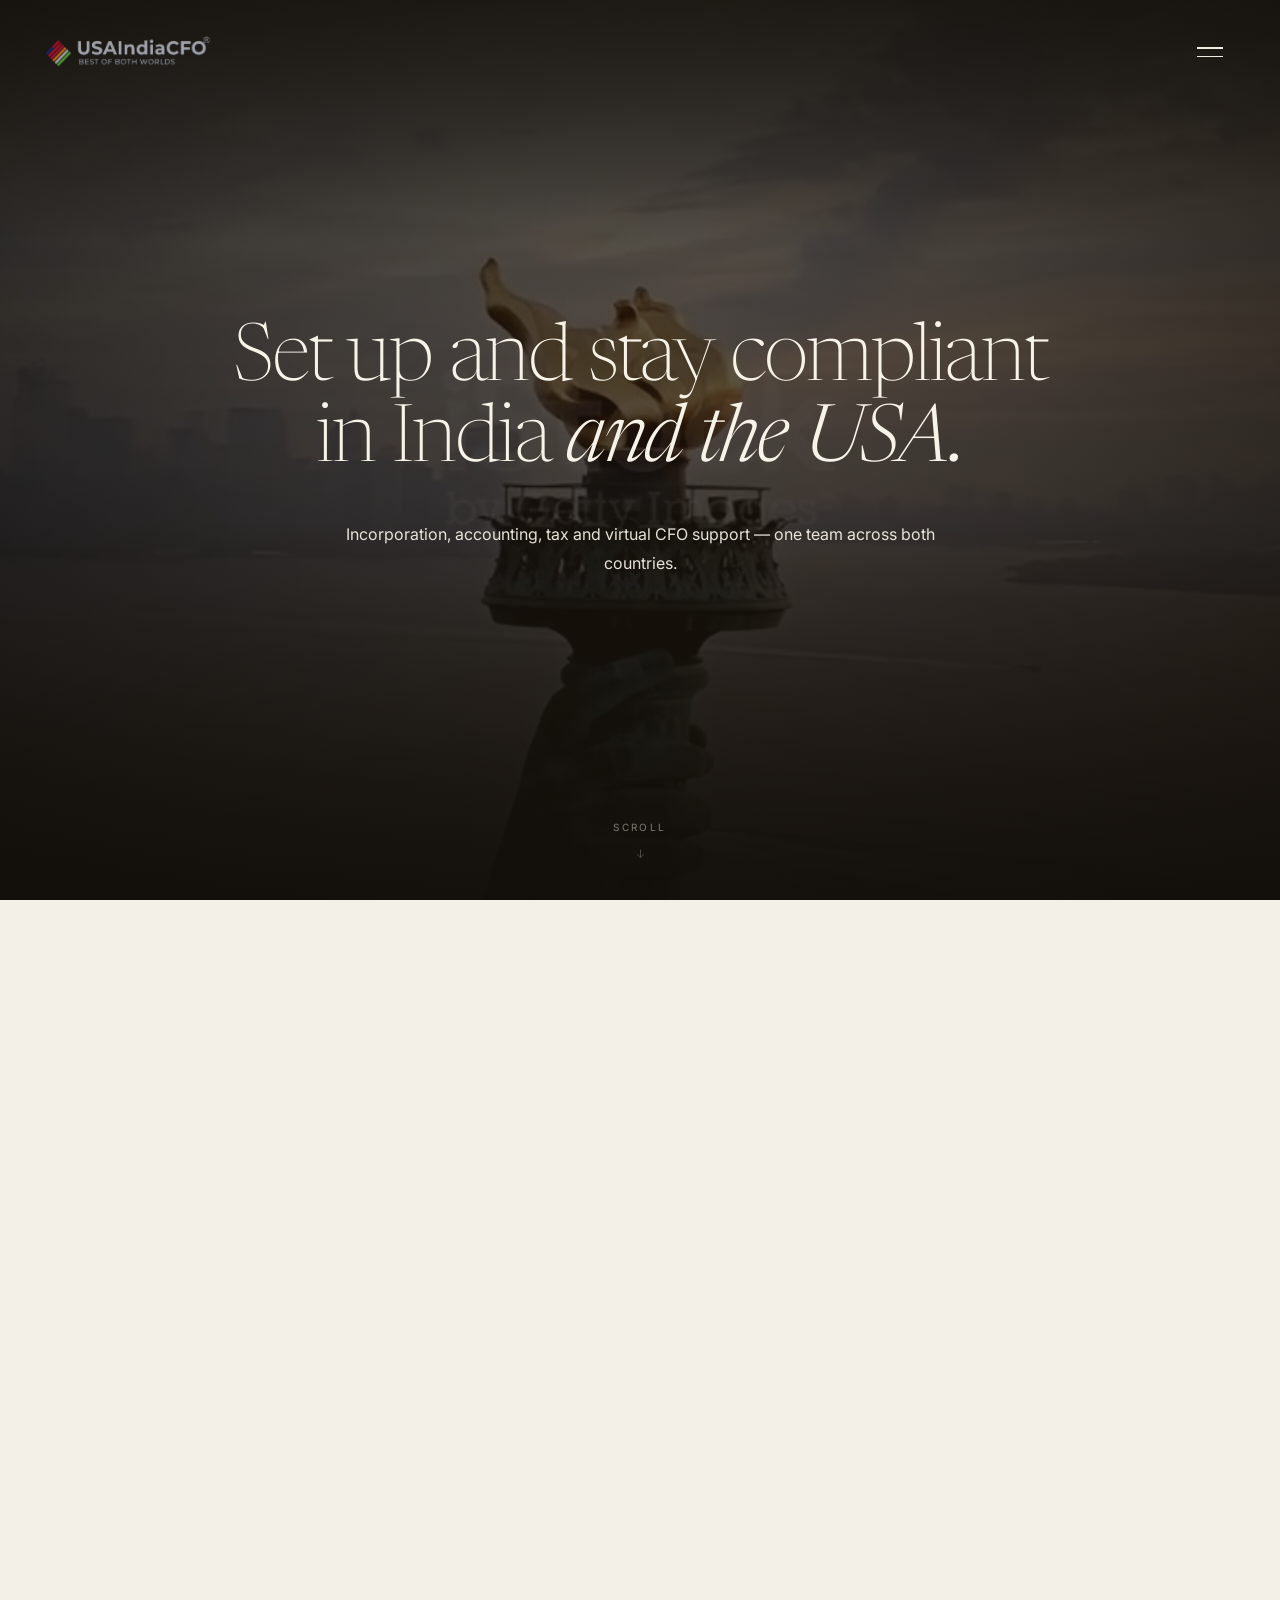
<file: index.html>
<!DOCTYPE html>
<html lang="en">
<head>
<meta charset="utf-8">
<title>USAIndiaCFO</title>
<meta http-equiv="refresh" content="0; url=v27/index.html">
<link rel="canonical" href="v27/index.html">
</head>
<body>
<p>Redirecting to <a href="v27/index.html">USAIndiaCFO</a>…</p>
</body>
</html>
</file>
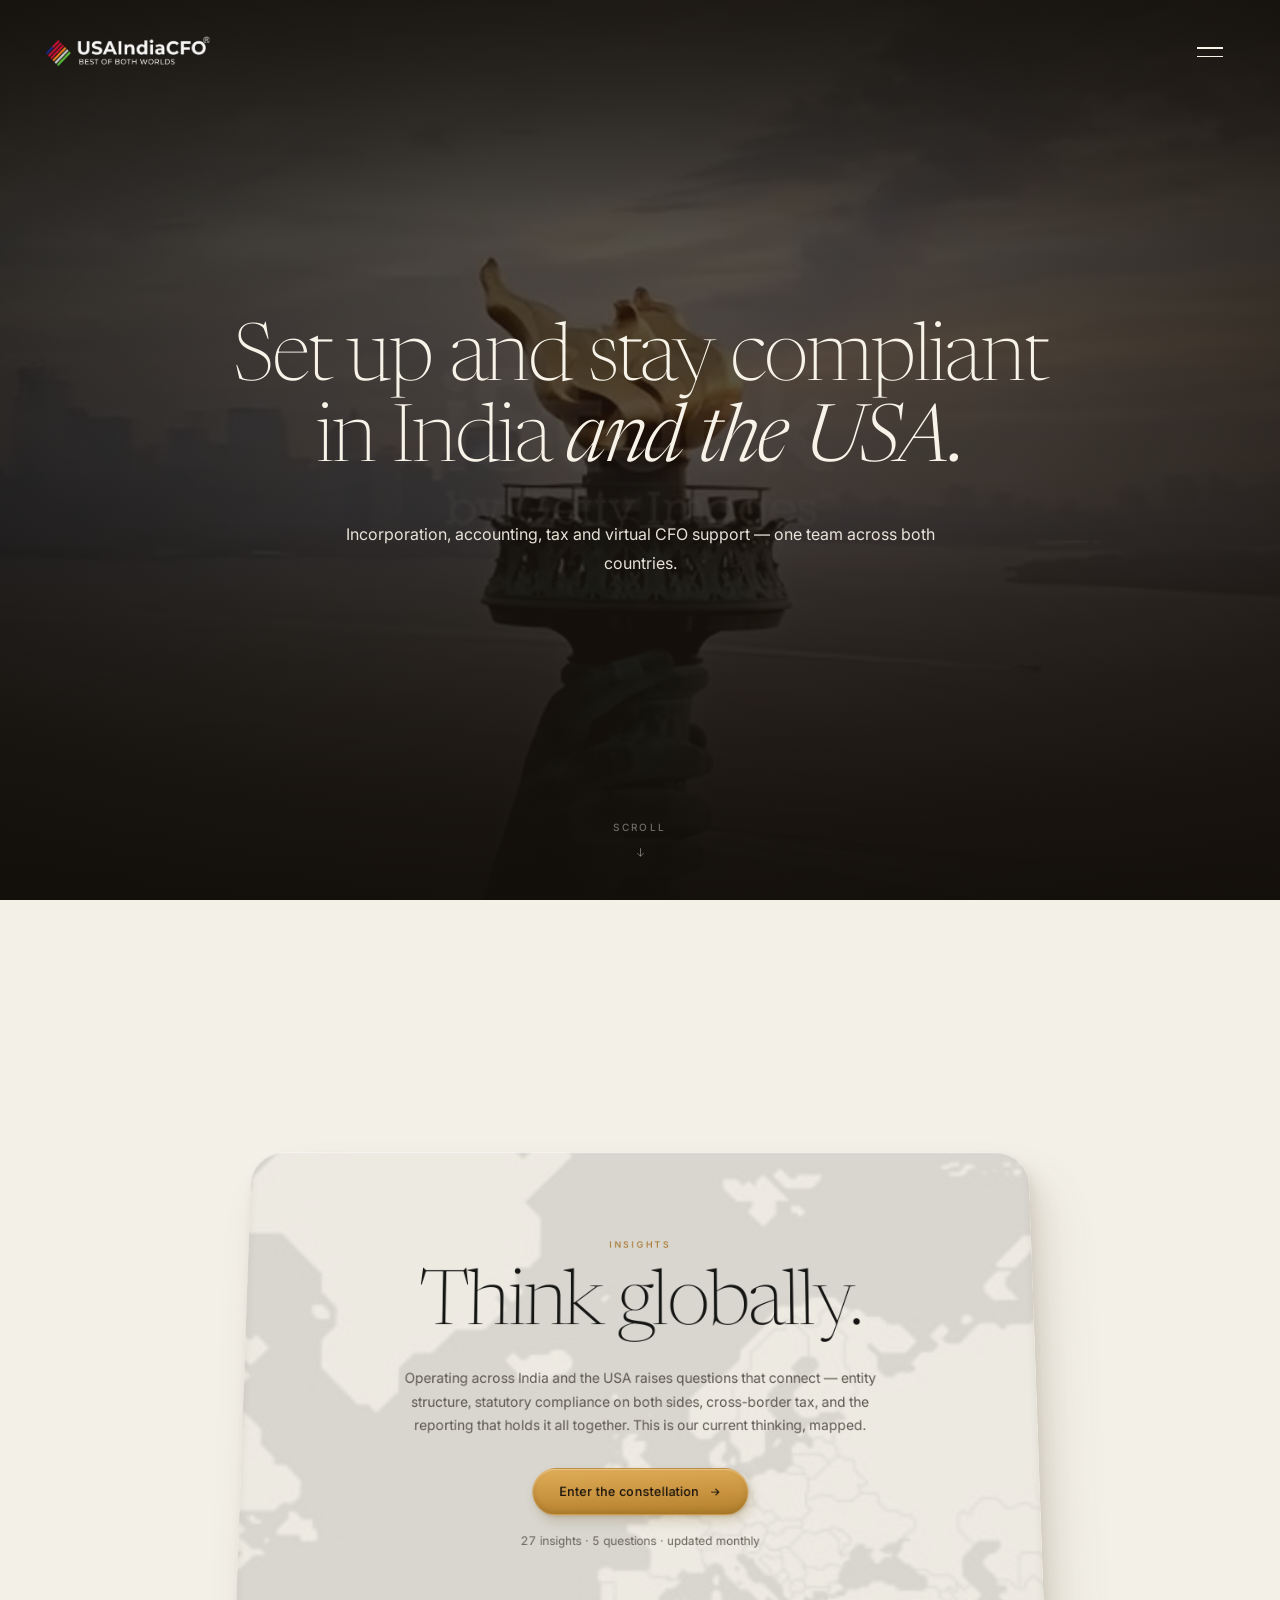
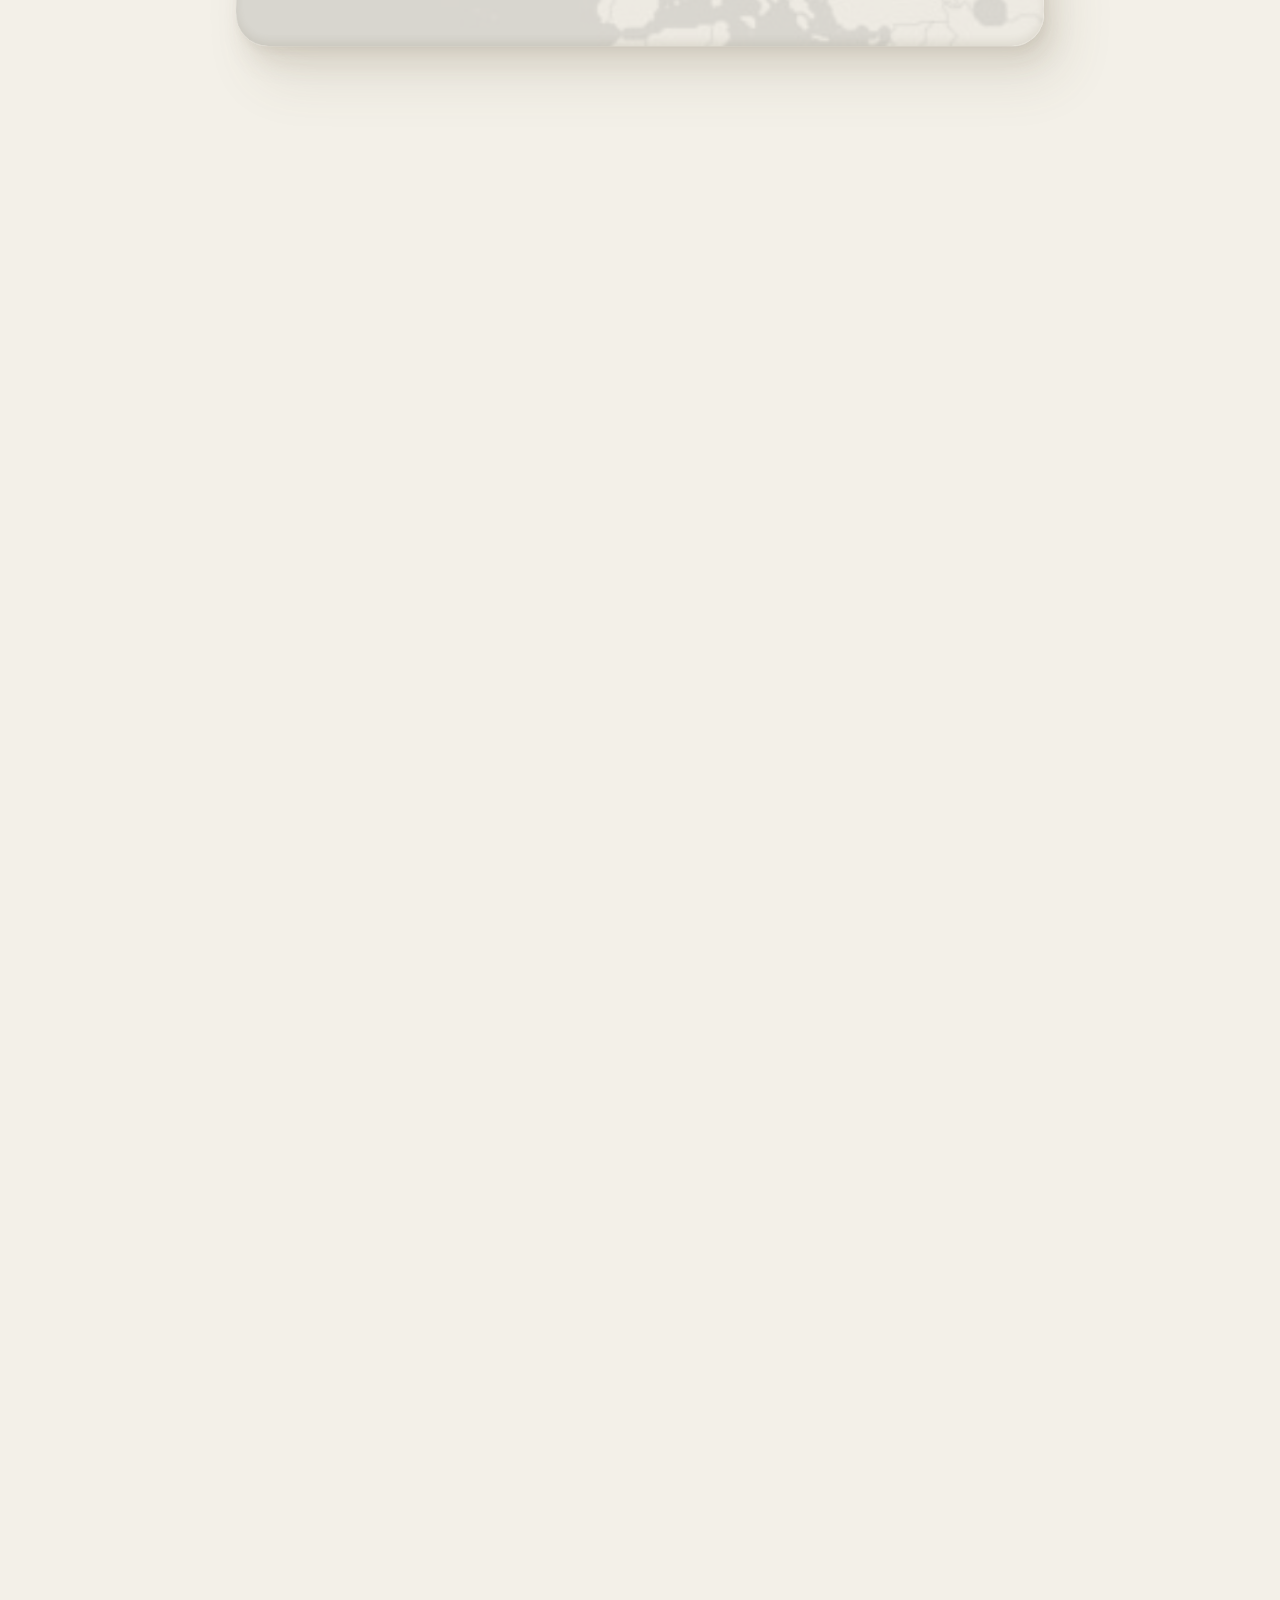
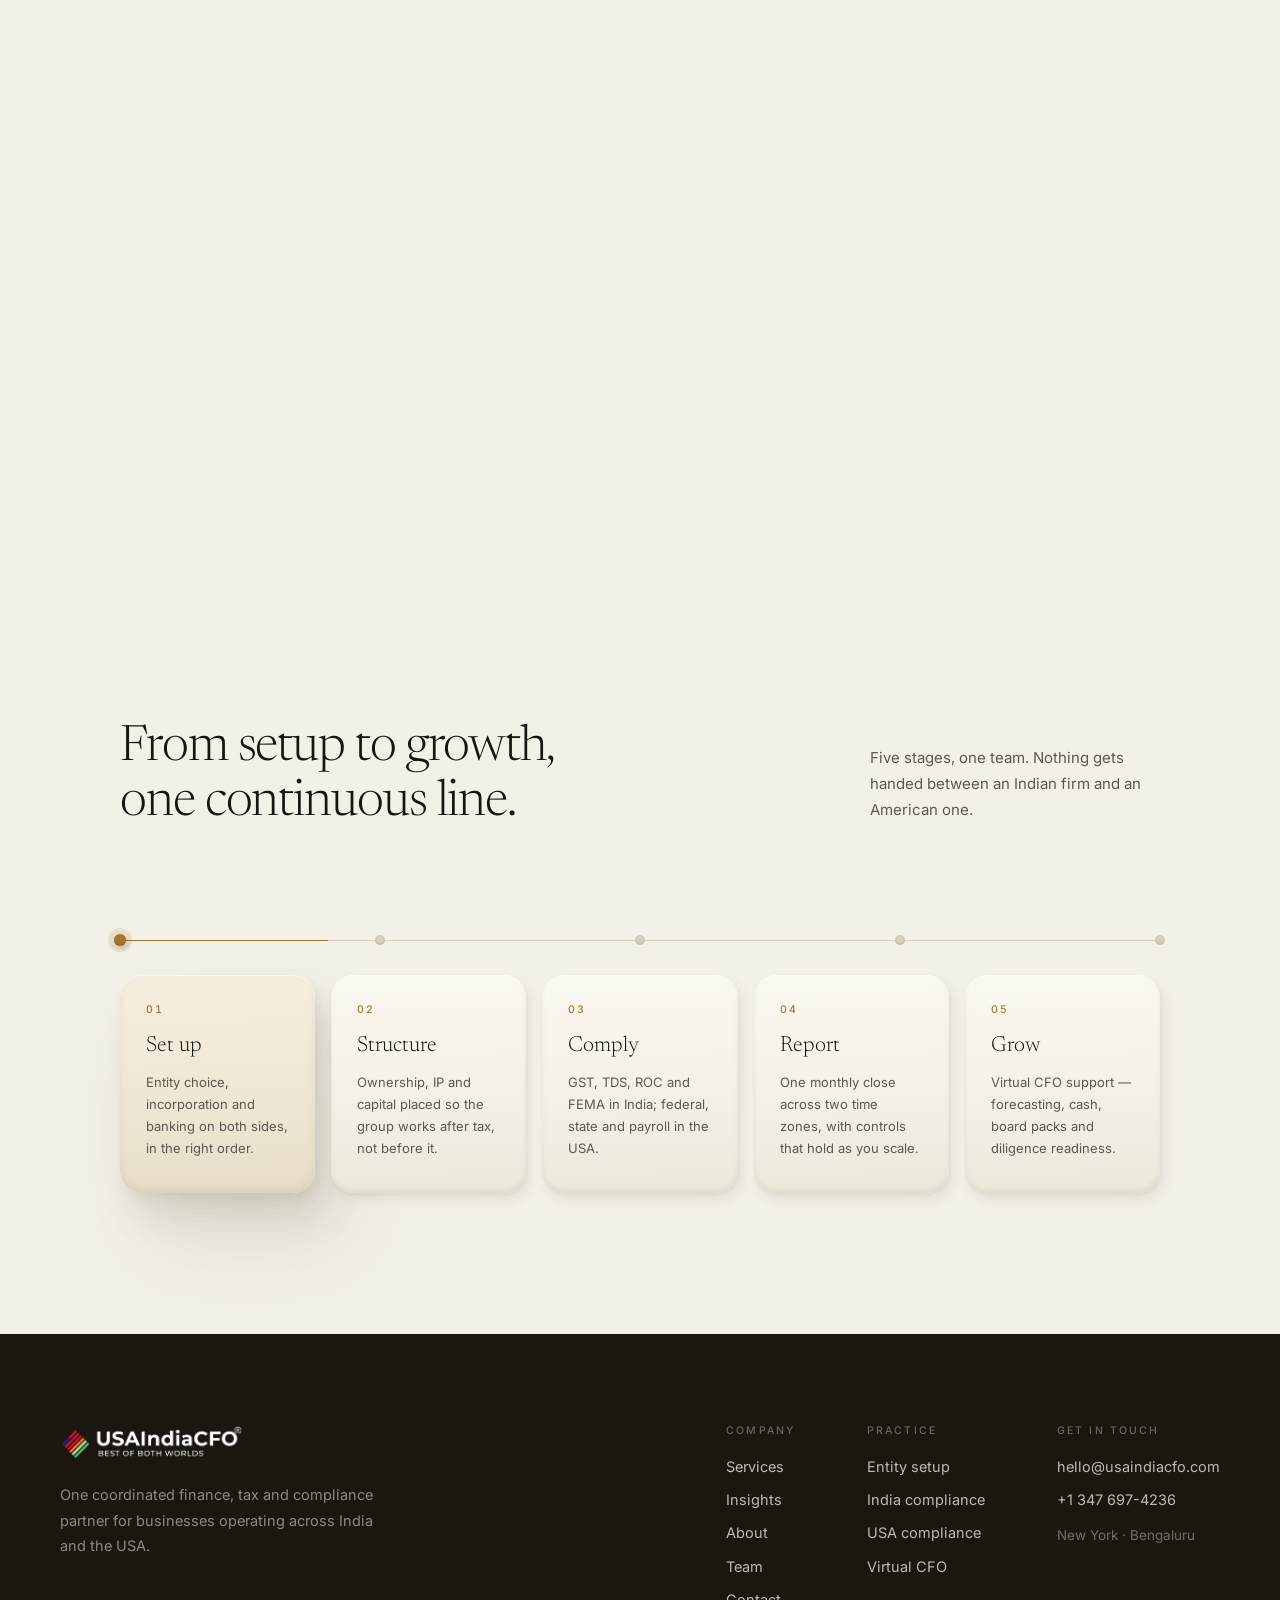
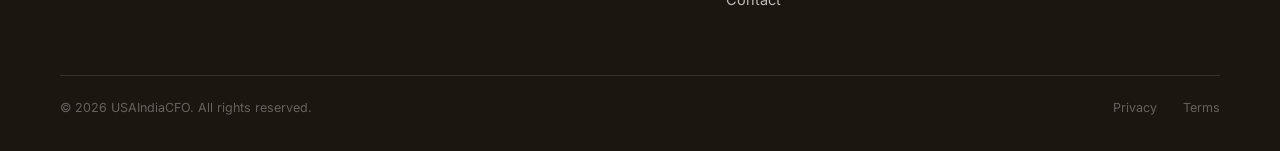
<file: v27/index.html>
<!DOCTYPE html>
<html lang="en">
<head>
<meta charset="utf-8">
<meta name="viewport" content="width=device-width, initial-scale=1">
<title>USAIndiaCFO — cross-border finance, tax and compliance for India and the USA</title>
<meta name="description" content="One coordinated partner for entity setup, compliance and Virtual CFO support across India and the USA.">
<meta name="theme-color" content="#17120c">
<link rel="icon" href="data:image/svg+xml,%3Csvg xmlns='http://www.w3.org/2000/svg' viewBox='0 0 32 32'%3E%3Crect width='32' height='32' rx='7' fill='%2317120c'/%3E%3Cpath d='M16 6l8 5v10l-8 5-8-5V11z' fill='none' stroke='%23d8a24a' stroke-width='2'/%3E%3Cpath d='M16 12v8' stroke='%23d8a24a' stroke-width='2'/%3E%3C/svg%3E">
<link rel="preconnect" href="https://fonts.googleapis.com">
<link rel="preconnect" href="https://fonts.gstatic.com" crossorigin>
<link rel="stylesheet" href="https://fonts.googleapis.com/css2?family=Newsreader:ital,opsz,wght@0,6..72,200..500;1,6..72,200..400&family=Inter:wght@400;500;600&display=swap">
<link rel="stylesheet" href="css/clay.css">
<link rel="stylesheet" href="css/home-window.css">
</head>
<body>
<a href="#main" class="btn btn--clay" style="position:absolute;left:-9999px;top:12px;z-index:200"
   onfocus="this.style.left='12px'" onblur="this.style.left='-9999px'">Skip to content</a>

<header class="hdr">
  <div class="hdr__in">
    <a class="hdr__logo" href="index.html" aria-label="USAIndiaCFO — home">
      <img class="logo-colour" src="img/logo-colour.png" alt="USAIndiaCFO" width="168" height="32">
      <img class="logo-white" src="img/logo-white.png" alt="" aria-hidden="true" width="168" height="32">
    </a>
    <button class="burger" type="button" aria-label="Open menu" aria-expanded="false" aria-controls="drawer">
      <span></span><span></span>
    </button>
  </div>
</header>

<div class="drawer-veil" data-open="false" aria-hidden="true"></div>
<aside class="drawer" id="drawer" data-open="false" aria-hidden="true" aria-label="Menu">
  <a class="drawer__link" href="services.html">Services</a>
  <a class="drawer__link" href="insights.html">Insights</a>
  <a class="drawer__link" href="about.html">About</a>
  <a class="drawer__link" href="team.html">Team</a>
  <a class="drawer__link" href="contact.html">Contact</a>
  <div class="drawer__foot">
    <a class="link-arrow" style="color:#c99a52" href="contact.html">Schedule a call <svg width="13" height="13" viewBox="0 0 24 24" fill="none" stroke="currentColor" stroke-width="1.9" aria-hidden="true"><path d="M5 12h14M13 6l6 6-6 6"/></svg></a>
    <p class="small" style="margin-top:16px;color:rgba(248,243,232,.44)">
      +1 347 697-4236<br>hello@usaindiacfo.com<br>New York · Bengaluru</p>
  </div>
</aside>
<main id="main">

  <!-- 1 / HERO — v23's hero, edge to edge. Logo + hamburger, centred headline
       and sub, scroll cue. No nav, no buttons: v23 had neither. -->
  <section class="hero" data-parallax data-chrome-dark>
    <div class="hero__media">
      <video data-hero src="../v2img/hero3.mp4" poster="../v2img/hero3-poster.jpg"
             autoplay muted loop playsinline preload="auto" aria-hidden="true"
             disablepictureinpicture></video>
    </div>
    <div class="hero__scrim-a" aria-hidden="true"></div>
    <div class="hero__scrim-b" aria-hidden="true"></div>

    <div class="hero__body">
      <h1>Set up and stay compliant<br>in India<em> and the USA.</em></h1>
      <p class="hero__sub">Incorporation, accounting, tax and virtual CFO support —
         one team across both countries.</p>
    </div>

    <div class="hero__cue" aria-hidden="true"><span>Scroll</span><svg width="13" height="19" viewBox="0 0 24 24" fill="none" stroke="rgba(248,243,232,.5)" stroke-width="1.5" aria-hidden="true"><path d="M12 4v15M6 13l6 6 6-6"/></svg></div>
  </section>

  <!-- 1b / THE WINDOW — the Insights Constellation as the homepage's main
       motion: a clay slab showing the constellation's cover opens into the
       page, a feathered wipe reveals the live map, the headline travels to
       the corners, and the window closes again. css/home-window.css and
       js/home-window.js; the map itself is built by site.js's tease() on
       the [data-tease] root. The copy is repeated three times on purpose
       (ink in the cover, cream in the world, the real button on top) so the
       wipe recolours the text and the CTA is always clickable. -->
  <section class="win" data-window aria-label="Insights constellation">
    <div class="win__stage">
      <div class="win__rise" data-rise="0">
        <div class="win__shadow" aria-hidden="true"></div>
        <div class="win__frame">
          <div class="win__view">

            <div class="win__world">
              <div class="win__tease" data-tease aria-hidden="true">
                <div class="win__worldfit"><div class="tease__world"></div></div>
              </div>
              <div class="win__shade" aria-hidden="true"></div>
              <div class="win__veil" aria-hidden="true"></div>
            <div class="win__stack win__stack--dark">
              <span class="eyebrow win__eye" data-piece="eye">Insights</span>
              <h2 class="win__h"><span class="win__w" data-piece="w1">Think</span> <span class="win__w" data-piece="w2">globally.</span></h2>
              <p class="win__sub" data-piece="sub">Operating across India and the USA raises questions that connect &mdash; entity structure,
               statutory compliance on both sides, cross-border tax, and the reporting that holds it all
               together. This is our current thinking, mapped.</p>
              <div class="win__acts" data-piece="acts">
                <a class="btn btn--primary" href="../Insights%20Constellation%20v20.dc.html" tabindex="-1" aria-hidden="true">Enter the constellation <svg width="15" height="15" viewBox="0 0 24 24" fill="none" stroke="currentColor" stroke-width="1.8" aria-hidden="true"><path d="M5 12h14M13 6l6 6-6 6"/></svg></a>
                <p class="small num win__meta">27 insights &middot; 5 questions &middot; updated monthly</p>
              </div>
            </div>
            </div>

            <div class="win__cover" aria-hidden="true">
              <div class="win__map"></div>
            <div class="win__stack win__stack--ink">
              <span class="eyebrow win__eye" data-piece="eye">Insights</span>
              <div class="win__h"><span class="win__w" data-piece="w1">Think</span> <span class="win__w" data-piece="w2">globally.</span></div>
              <p class="win__sub" data-piece="sub">Operating across India and the USA raises questions that connect &mdash; entity structure,
               statutory compliance on both sides, cross-border tax, and the reporting that holds it all
               together. This is our current thinking, mapped.</p>
              <div class="win__acts" data-piece="acts">
                <a class="btn btn--primary" href="../Insights%20Constellation%20v20.dc.html" tabindex="-1" aria-hidden="true">Enter the constellation <svg width="15" height="15" viewBox="0 0 24 24" fill="none" stroke="currentColor" stroke-width="1.8" aria-hidden="true"><path d="M5 12h14M13 6l6 6-6 6"/></svg></a>
                <p class="small num win__meta">27 insights &middot; 5 questions &middot; updated monthly</p>
              </div>
            </div>
            </div>

            <div class="win__stack win__stack--acts">
              <span class="eyebrow win__eye" data-piece="eye" aria-hidden="true">Insights</span>
              <div class="win__h" aria-hidden="true"><span class="win__w" data-piece="w1">Think</span> <span class="win__w" data-piece="w2">globally.</span></div>
              <p class="win__sub" data-piece="sub" aria-hidden="true">Operating across India and the USA raises questions that connect &mdash; entity structure,
               statutory compliance on both sides, cross-border tax, and the reporting that holds it all
               together. This is our current thinking, mapped.</p>
              <div class="win__acts" data-piece="acts">
                <a class="btn btn--primary" href="../Insights%20Constellation%20v20.dc.html">Enter the constellation <svg width="15" height="15" viewBox="0 0 24 24" fill="none" stroke="currentColor" stroke-width="1.8" aria-hidden="true"><path d="M5 12h14M13 6l6 6-6 6"/></svg></a>
                <p class="small num win__meta" aria-hidden="true">27 insights &middot; 5 questions &middot; updated monthly</p>
              </div>
            </div>

          </div>
          <div class="win__edge" aria-hidden="true"></div>
        </div>
      </div>
    </div>
  </section>

  <!-- 2 / HOW IT WORKS — v23's five-stage track, same copy, same interaction. -->
  <section class="section">
    <div class="shell shell--flow">
      <div class="head-row" data-rise="0">
        <h2 style="max-width:640px">From setup to growth,<br>one continuous line.</h2>
        <p class="body" style="max-width:290px">Five stages, one team. Nothing gets handed
           between an Indian firm and an American one.</p>
      </div>
      <div data-flow>
        <div class="flow__rail" aria-hidden="true">
          <div class="flow__rail-line"></div>
          <div class="flow__rail-fill"></div>
          <span class="flow__dot" data-on="false" style="left:0.0000%"></span>
          <span class="flow__dot" data-on="false" style="left:25.0000%"></span>
          <span class="flow__dot" data-on="false" style="left:50.0000%"></span>
          <span class="flow__dot" data-on="false" style="left:75.0000%"></span>
          <span class="flow__dot" data-on="false" style="left:100.0000%"></span>
        </div>
        <div class="flow__cards">
          <button class="flow__card" type="button" data-on="false"
                  aria-label="Stage 01 — Set up" data-rise="0.00">
            <span class="flow__card-num">01</span>
            <span class="flow__card-title">Set up</span>
            <span class="flow__card-body">Entity choice, incorporation and banking on both sides, in the right order.</span>
          </button>
          <button class="flow__card" type="button" data-on="false"
                  aria-label="Stage 02 — Structure" data-rise="0.05">
            <span class="flow__card-num">02</span>
            <span class="flow__card-title">Structure</span>
            <span class="flow__card-body">Ownership, IP and capital placed so the group works after tax, not before it.</span>
          </button>
          <button class="flow__card" type="button" data-on="false"
                  aria-label="Stage 03 — Comply" data-rise="0.10">
            <span class="flow__card-num">03</span>
            <span class="flow__card-title">Comply</span>
            <span class="flow__card-body">GST, TDS, ROC and FEMA in India; federal, state and payroll in the USA.</span>
          </button>
          <button class="flow__card" type="button" data-on="false"
                  aria-label="Stage 04 — Report" data-rise="0.15">
            <span class="flow__card-num">04</span>
            <span class="flow__card-title">Report</span>
            <span class="flow__card-body">One monthly close across two time zones, with controls that hold as you scale.</span>
          </button>
          <button class="flow__card" type="button" data-on="false"
                  aria-label="Stage 05 — Grow" data-rise="0.20">
            <span class="flow__card-num">05</span>
            <span class="flow__card-title">Grow</span>
            <span class="flow__card-body">Virtual CFO support — forecasting, cash, board packs and diligence readiness.</span>
          </button>
        </div>
      </div>
    </div>
  </section>

</main>

<footer class="ftr">
  <div class="shell">
    <div class="ftr__top">
      <div class="ftr__brand">
        <img src="img/logo-white.png" alt="USAIndiaCFO" width="184" height="34">
        <p>One coordinated finance, tax and compliance partner for businesses
           operating across India and the USA.</p>
      </div>
      <div class="ftr__cols">
        <div>
          <p class="ftr__h">Company</p>
          <a class="ftr__a" href="services.html">Services</a>
          <a class="ftr__a" href="insights.html">Insights</a>
          <a class="ftr__a" href="about.html">About</a>
          <a class="ftr__a" href="team.html">Team</a>
          <a class="ftr__a" href="contact.html">Contact</a>
        </div>
        <div>
          <p class="ftr__h">Practice</p>
          <a class="ftr__a" href="services-setup.html">Entity setup</a>
          <a class="ftr__a" href="services-india.html">India compliance</a>
          <a class="ftr__a" href="services-usa.html">USA compliance</a>
          <a class="ftr__a" href="services-cfo.html">Virtual CFO</a>
        </div>
        <div>
          <p class="ftr__h">Get in touch</p>
          <a class="ftr__a" href="mailto:hello@usaindiacfo.com">hello@usaindiacfo.com</a>
          <a class="ftr__a" href="tel:+13476974236">+1 347 697-4236</a>
          <p class="small" style="margin-top:14px;color:rgba(248,243,232,.4)">New York · Bengaluru</p>
        </div>
      </div>
    </div>
    <div class="ftr__meta">
      <p>© 2026 USAIndiaCFO. All rights reserved.</p>
      <div style="display:flex;gap:26px">
        <a href="privacy.html">Privacy</a>
        <a href="terms.html">Terms</a>
      </div>
    </div>
  </div>
</footer>

<script src="js/site.js"></script>
<script src="js/home-window.js"></script>
</body>
</html>
</file>
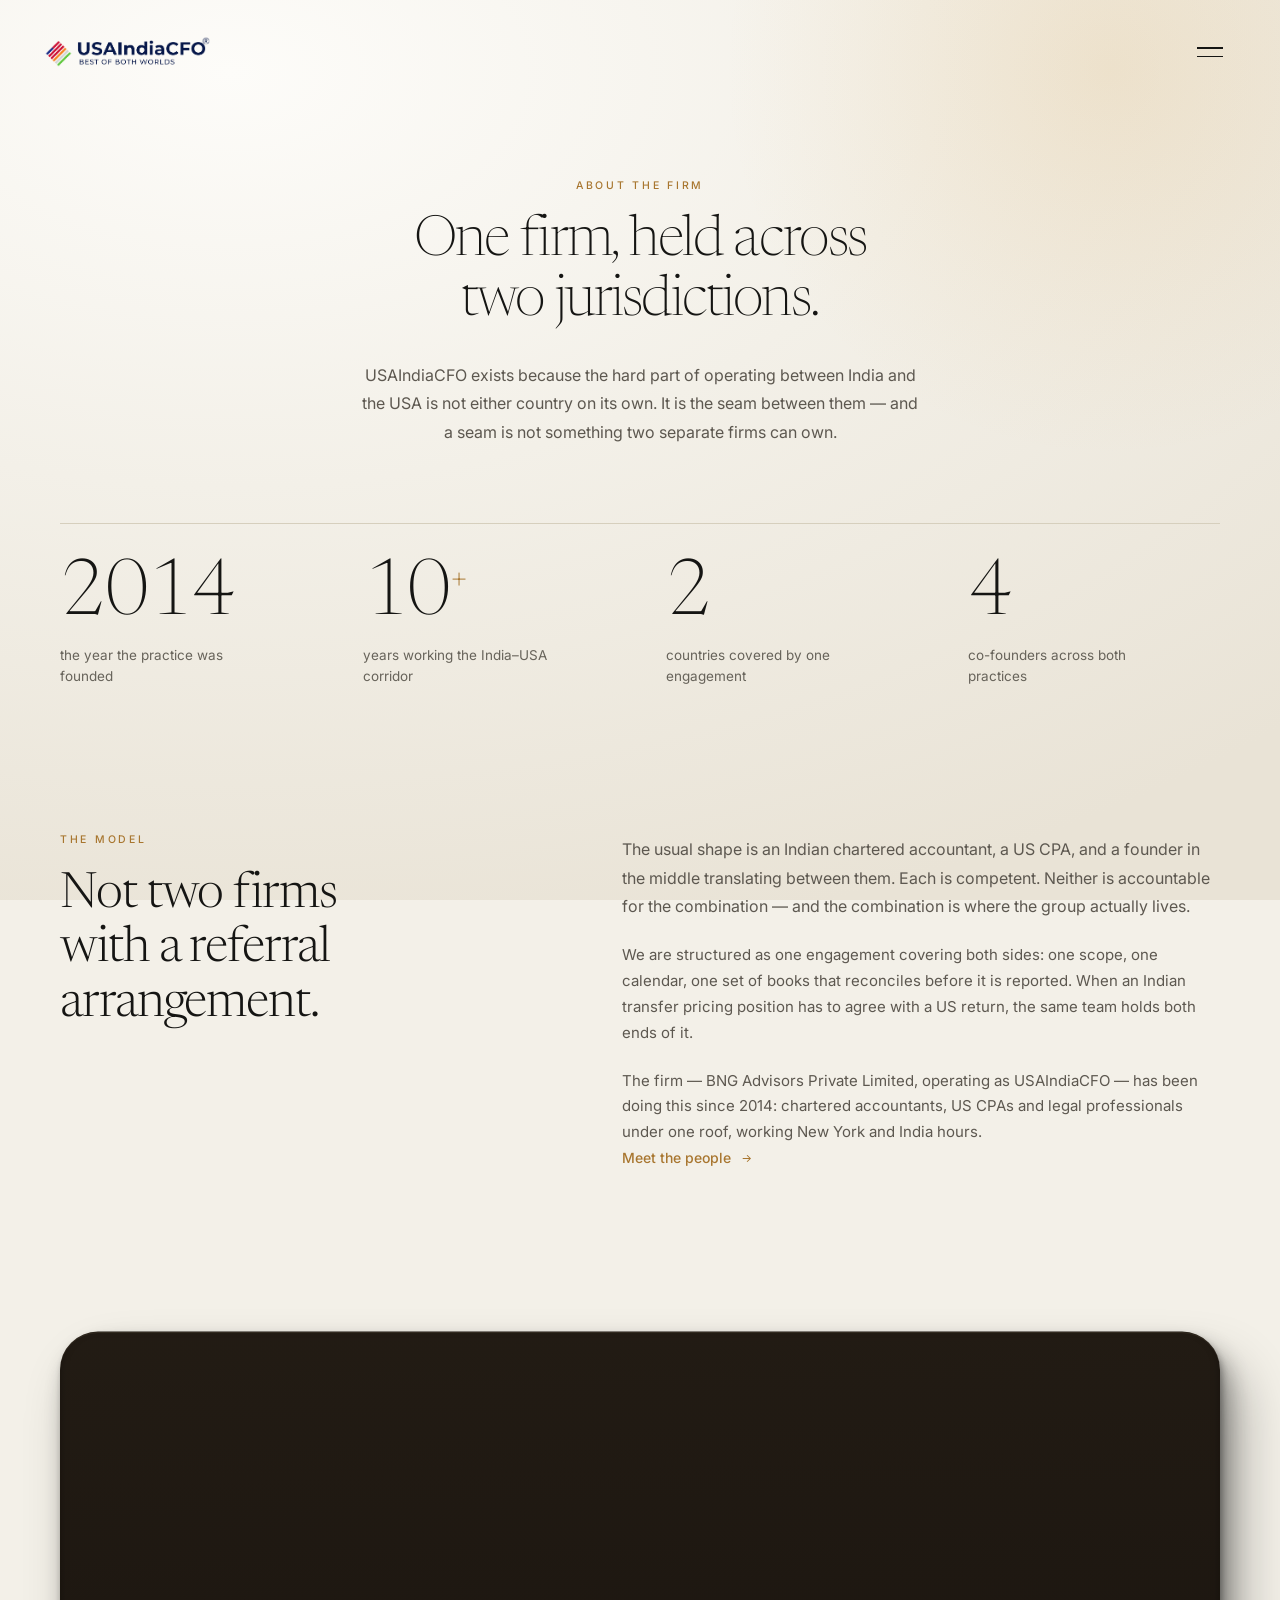
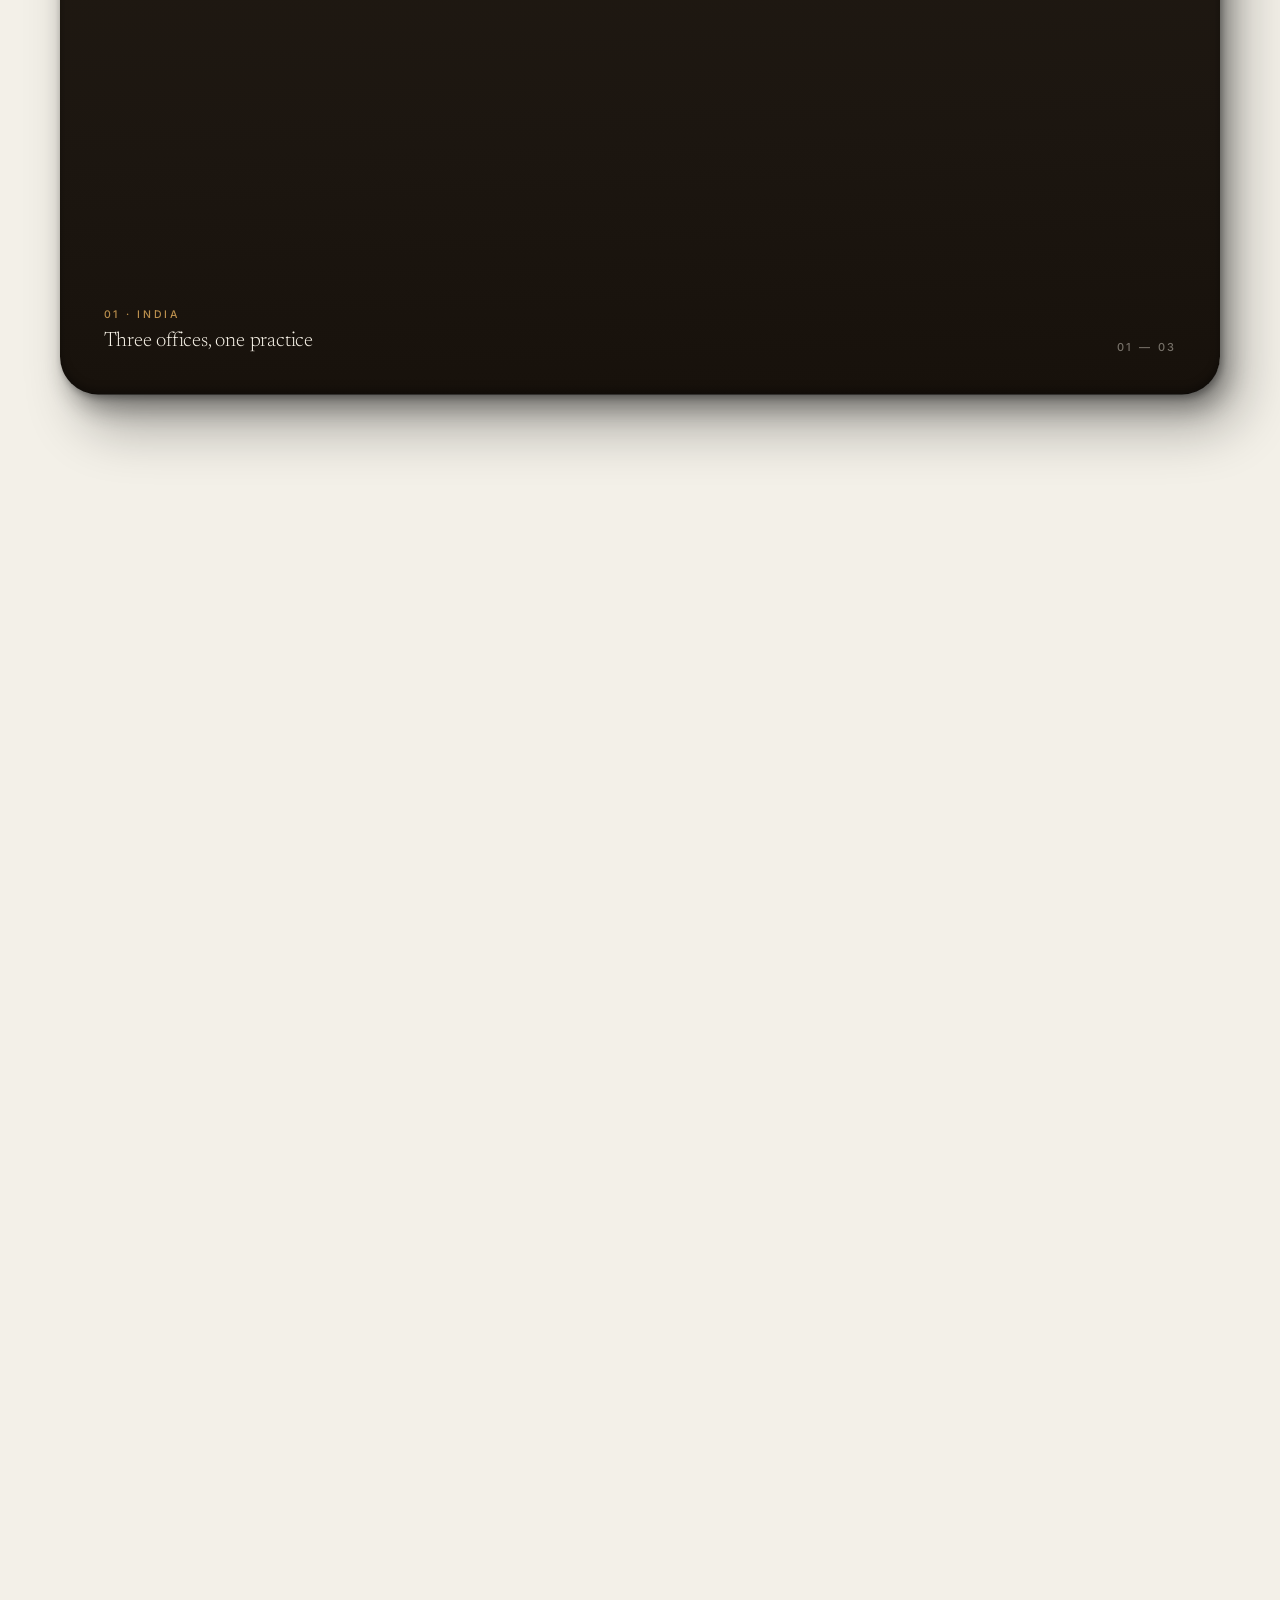
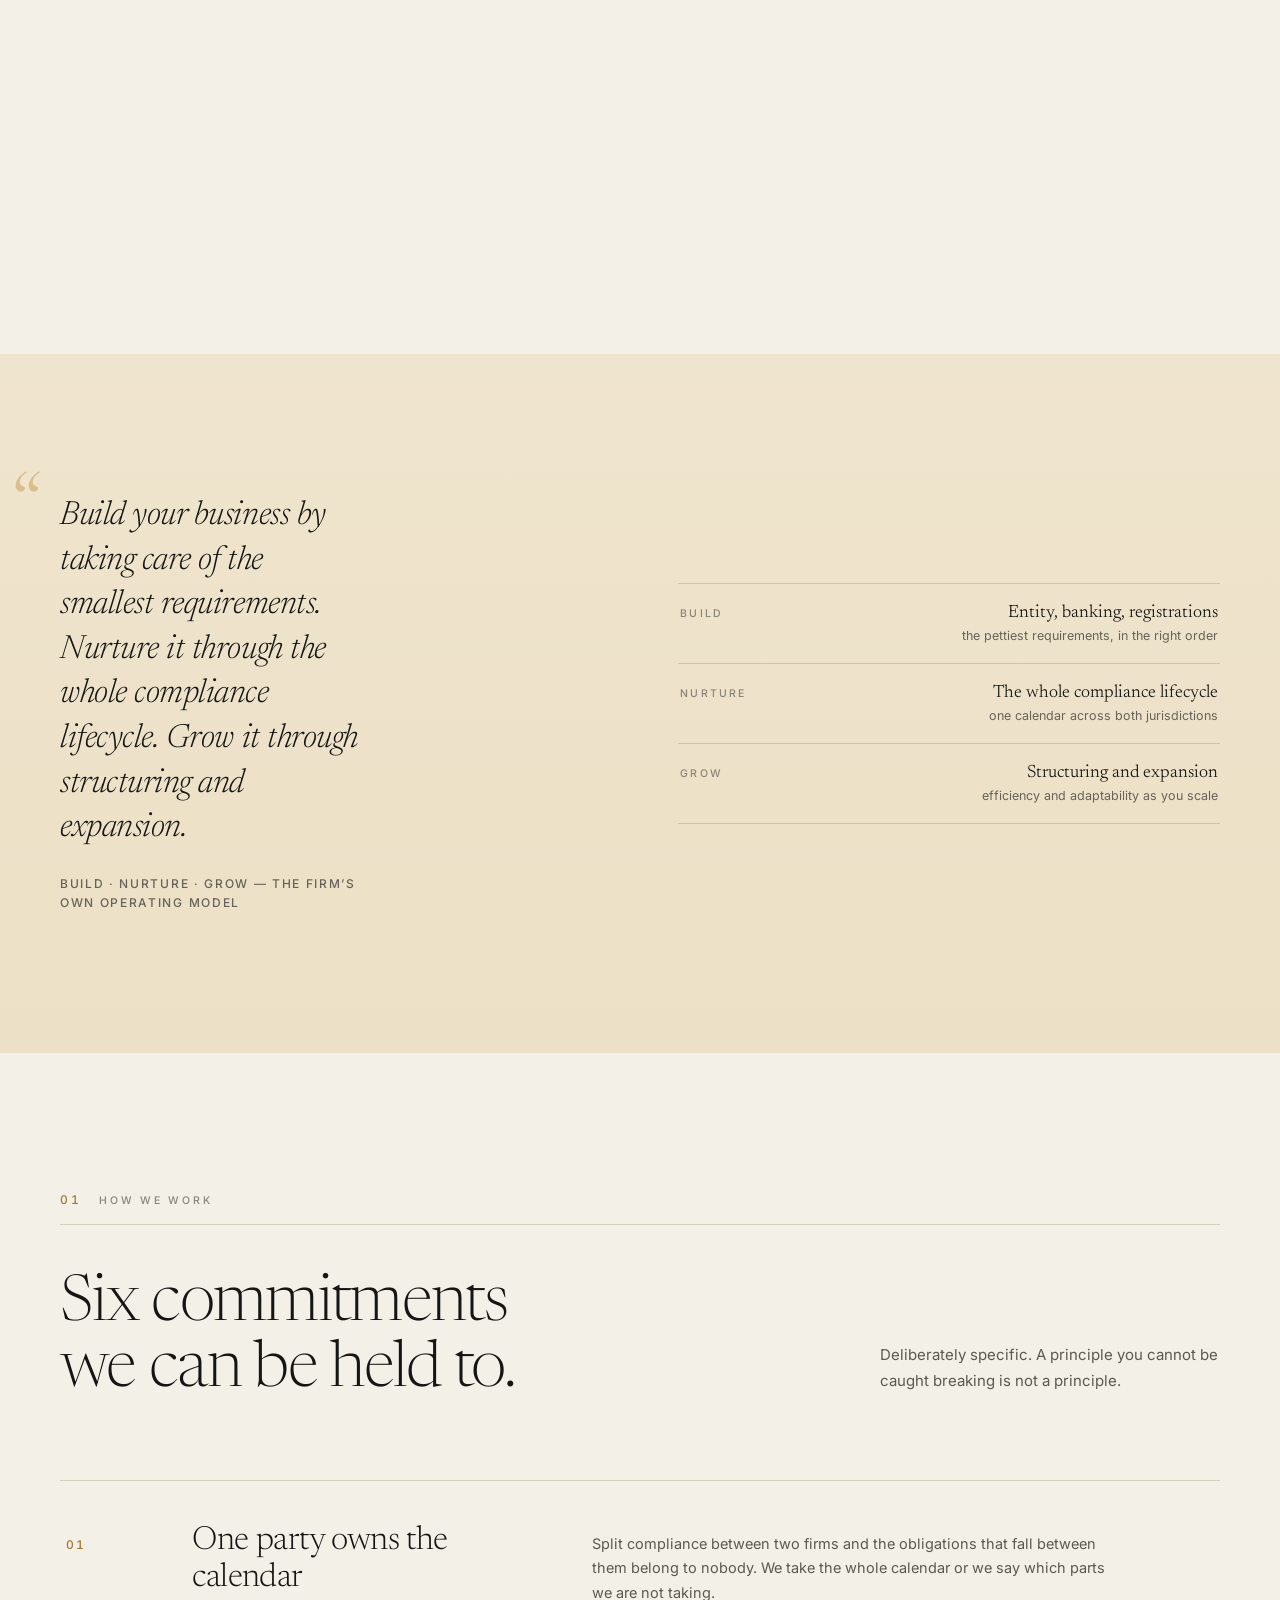
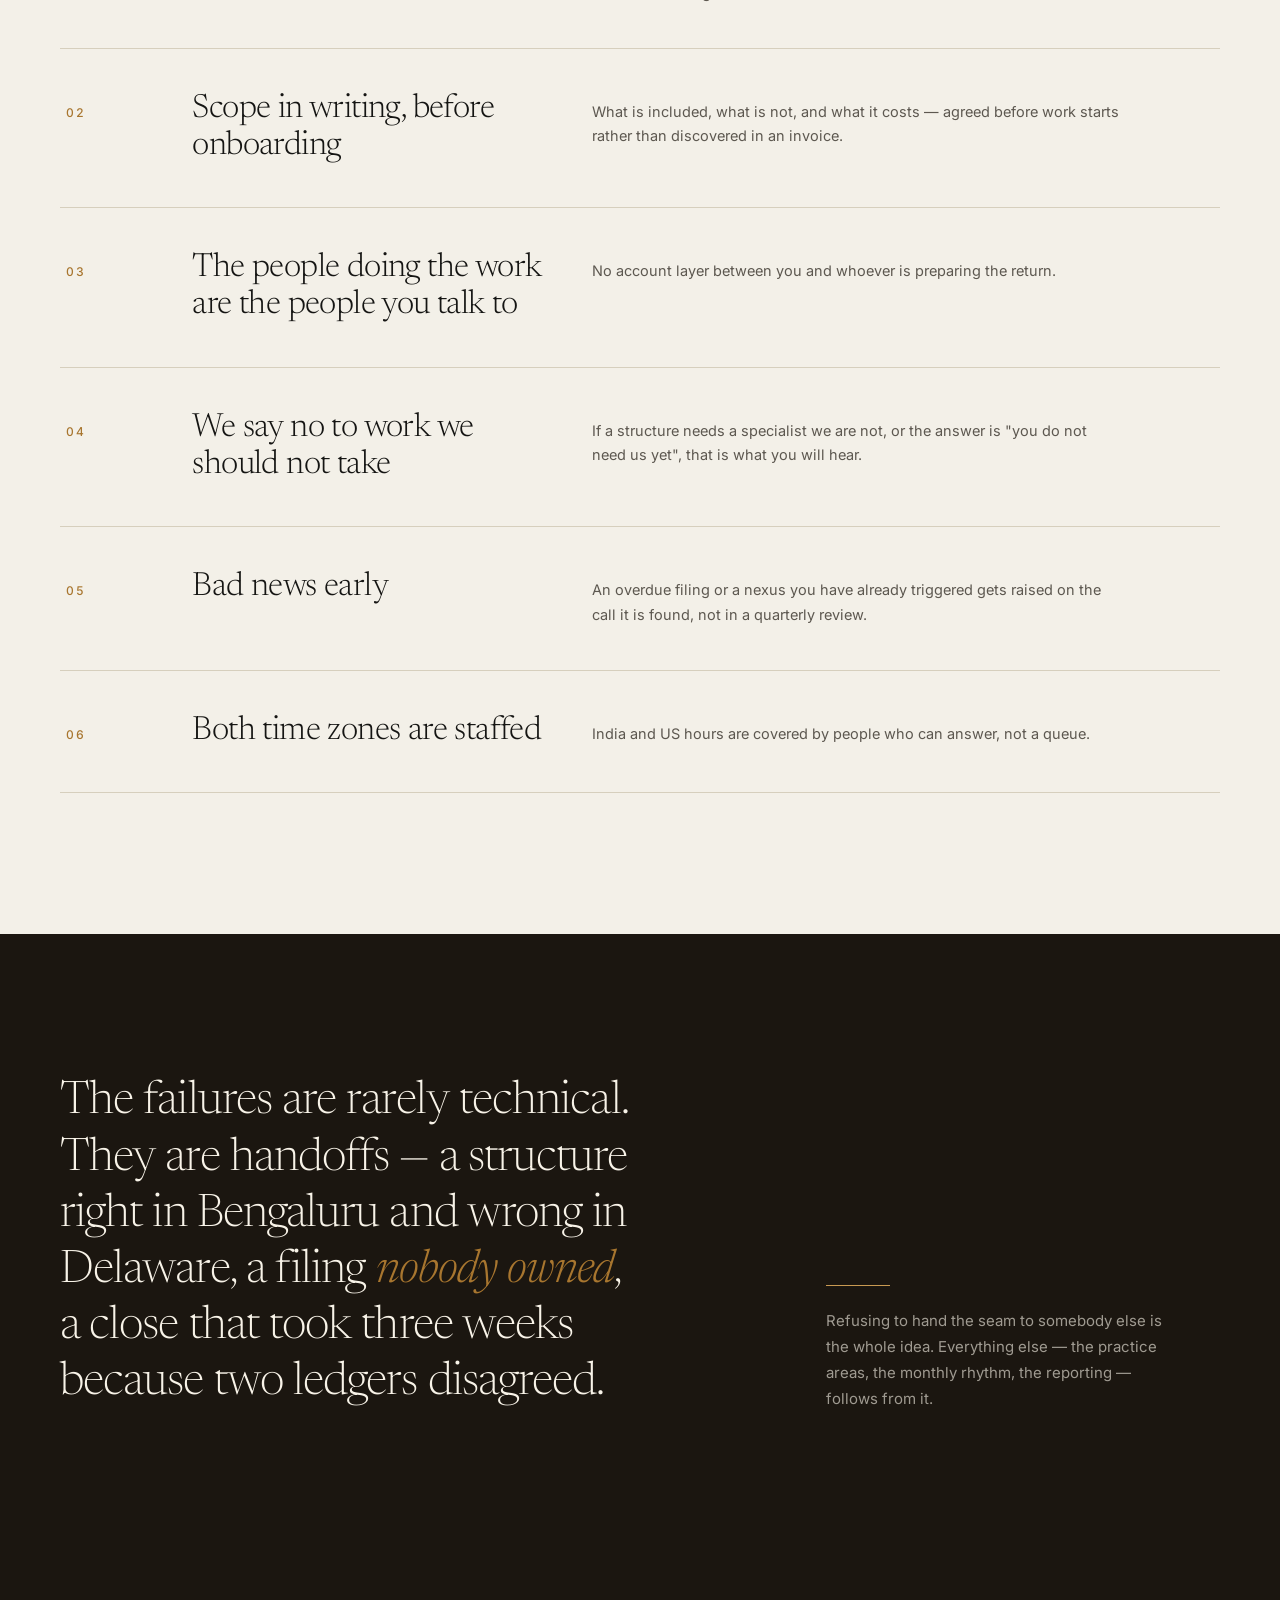
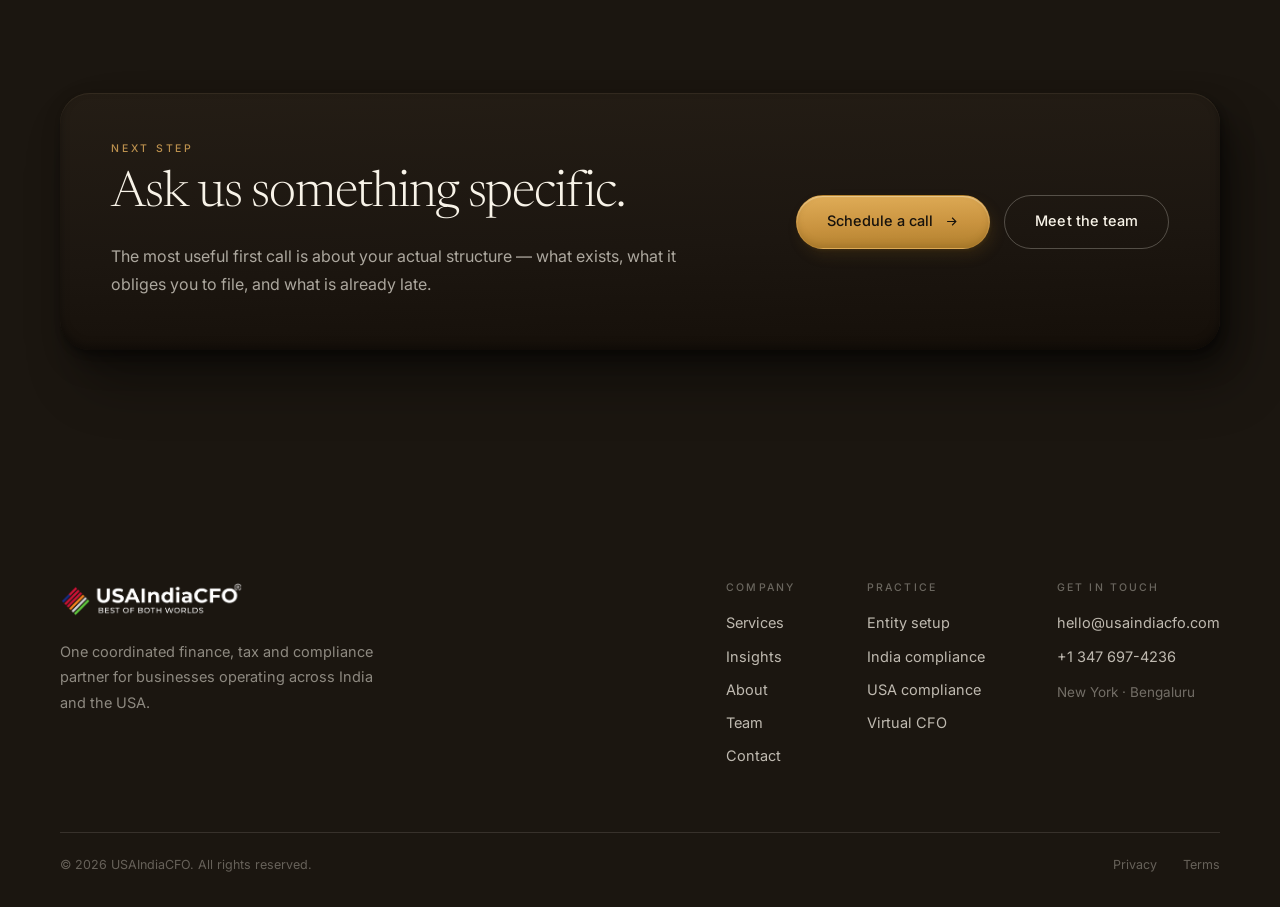
<file: v27/about.html>
<!DOCTYPE html>
<html lang="en">
<head>
<meta charset="utf-8">
<meta name="viewport" content="width=device-width, initial-scale=1">
<title>About — one firm across India and the USA | USAIndiaCFO</title>
<meta name="description" content="How USAIndiaCFO is structured: one engagement, one calendar and one set of books across both jurisdictions, since 2014.">
<meta name="theme-color" content="#17120c">
<link rel="icon" href="data:image/svg+xml,%3Csvg xmlns='http://www.w3.org/2000/svg' viewBox='0 0 32 32'%3E%3Crect width='32' height='32' rx='7' fill='%2317120c'/%3E%3Cpath d='M16 6l8 5v10l-8 5-8-5V11z' fill='none' stroke='%23d8a24a' stroke-width='2'/%3E%3Cpath d='M16 12v8' stroke='%23d8a24a' stroke-width='2'/%3E%3C/svg%3E">
<link rel="preconnect" href="https://fonts.googleapis.com">
<link rel="preconnect" href="https://fonts.gstatic.com" crossorigin>
<link rel="stylesheet" href="https://fonts.googleapis.com/css2?family=Newsreader:ital,opsz,wght@0,6..72,200..500;1,6..72,200..400&family=Inter:wght@400;500;600&display=swap">
<link rel="stylesheet" href="css/clay.css">
<link rel="stylesheet" href="css/about-spread.css">
</head>
<body>
<a href="#main" class="btn btn--clay" style="position:absolute;left:-9999px;top:12px;z-index:200"
   onfocus="this.style.left='12px'" onblur="this.style.left='-9999px'">Skip to content</a>

<header class="hdr">
  <div class="hdr__in">
    <a class="hdr__logo" href="index.html" aria-label="USAIndiaCFO — home">
      <img class="logo-colour" src="img/logo-colour.png" alt="USAIndiaCFO" width="168" height="32">
      <img class="logo-white" src="img/logo-white.png" alt="" aria-hidden="true" width="168" height="32">
    </a>
    <button class="burger" type="button" aria-label="Open menu" aria-expanded="false" aria-controls="drawer">
      <span></span><span></span>
    </button>
  </div>
</header>

<div class="drawer-veil" data-open="false" aria-hidden="true"></div>
<aside class="drawer" id="drawer" data-open="false" aria-hidden="true" aria-label="Menu">
  <a class="drawer__link" href="services.html">Services</a>
  <a class="drawer__link" href="insights.html">Insights</a>
  <a class="drawer__link" href="about.html">About</a>
  <a class="drawer__link" href="team.html">Team</a>
  <a class="drawer__link" href="contact.html">Contact</a>
  <div class="drawer__foot">
    <a class="link-arrow" style="color:#c99a52" href="contact.html">Schedule a call <svg width="13" height="13" viewBox="0 0 24 24" fill="none" stroke="currentColor" stroke-width="1.9" aria-hidden="true"><path d="M5 12h14M13 6l6 6-6 6"/></svg></a>
    <p class="small" style="margin-top:16px;color:rgba(248,243,232,.44)">
      +1 347 697-4236<br>hello@usaindiacfo.com<br>New York · Bengaluru</p>
  </div>
</aside>
<main id="main">

  <section class="phero">
    <div class="shell">
      <div data-rise="0" style="text-align:center">
        <span class="eyebrow">About the firm</span>
        <h1 class="display-xl" style="margin:22px auto 0;max-width:14ch">One firm, held across two&nbsp;jurisdictions.</h1>
        <p class="lede" style="margin:28px auto 0;max-width:56ch">USAIndiaCFO exists because the hard
           part of operating between India and the USA is not either country on its own. It is the
           seam between them — and a seam is not something two separate firms can own.</p>
      </div>
      <div style="margin-top:clamp(48px,6vw,84px)">
      <div class="figures-row" data-stagger>
        <div class="figure-stat">
          <div class="figure-stat__val">2014</div>
          <p class="figure-stat__lab">the year the practice was founded</p>
        </div>
        <div class="figure-stat">
          <div class="figure-stat__val">10<sup>+</sup></div>
          <p class="figure-stat__lab">years working the India–USA corridor</p>
        </div>
        <div class="figure-stat">
          <div class="figure-stat__val">2</div>
          <p class="figure-stat__lab">countries covered by one engagement</p>
        </div>
        <div class="figure-stat">
          <div class="figure-stat__val">4</div>
          <p class="figure-stat__lab">co-founders across both practices</p>
        </div>
      </div>
      </div>
    </div>
  </section>

  <section class="section section--tight spread" data-spread>
    <div class="shell">
      <div class="spread__head">
        <div>
          <span class="eyebrow" data-rise="0">The model</span>
          <h2 data-rise="0.05">Not two firms with a referral arrangement.</h2>
        </div>
        <div class="spread__copy">
          <p class="lede" data-rise="0.1">The usual shape is an Indian chartered accountant, a US CPA,
             and a founder in the middle translating between them. Each is competent. Neither is
             accountable for the combination — and the combination is where the group actually lives.</p>
          <p class="body" data-rise="0.15">We are structured as one engagement covering both sides:
             one scope, one calendar, one set of books that reconciles before it is reported. When an
             Indian transfer pricing position has to agree with a US return, the same team holds both
             ends of it.</p>
          <p class="body" data-rise="0.2">The firm — BNG Advisors Private Limited, operating as
             USAIndiaCFO — has been doing this since 2014: chartered accountants, US CPAs and legal
             professionals under one roof, working New York and India hours.</p>
          <a class="link-arrow" href="team.html" data-rise="0.25" style="margin-top:6px">Meet the people <svg width="13" height="13" viewBox="0 0 24 24" fill="none" stroke="currentColor" stroke-width="1.9" aria-hidden="true"><path d="M5 12h14M13 6l6 6-6 6"/></svg></a>
        </div>
      </div>
    </div>

    <!-- The spread: a pinned stage. A dark clay slab unfolds to the full
         viewport, then the firm's footprint draws itself in three scroll
         stages — India (Ajmer → Jaipur → Mumbai), the corridor, the USA.
         The SVG is built by js/about-spread.js from lon/lat data. -->
    <div class="spread__pin">
      <div class="spread__stage">
        <div class="shell spread__ref" aria-hidden="true"></div>
        <div class="spread__body">
          <div class="spread__slab clay clay--dark">
            <svg class="spread__svg" viewBox="0 0 1440 760" preserveAspectRatio="xMidYMid meet" role="img"
                 aria-label="Map of the firm's footprint: offices in Ajmer, Jaipur and Mumbai; the corridor to New York; clients in New York, New Jersey, Delaware, North Carolina, South Carolina and Texas"></svg>
            <div class="spread__cap">
              <div class="spread__cap-item" data-on="true">
                <span class="spread__cap-no">01 · India</span>
                <span class="spread__cap-line">Three offices, one practice</span>
              </div>
              <div class="spread__cap-item" data-on="false">
                <span class="spread__cap-no">02 · The corridor</span>
                <span class="spread__cap-line">One engagement, both ends held</span>
              </div>
              <div class="spread__cap-item" data-on="false">
                <span class="spread__cap-no">03 · The USA</span>
                <span class="spread__cap-line">Where our US clients are</span>
              </div>
            </div>
            <div class="spread__count num" aria-hidden="true">01 — 03</div>
          </div>
          <div class="spread__cast" aria-hidden="true"></div>
        </div>
      </div>
    </div>

    <!-- Below 940px: the same footprint as two stacked cards, each drawing
         on reveal, with hairline rows standing in for the map labels. -->
    <div class="spread__m">
      <div class="shell">
        <div class="spread__m-card clay clay--dark" data-rise="0" data-draw>
          <div class="spread__cap-item" data-on="true">
            <span class="spread__cap-no">01 · India</span>
            <span class="spread__cap-line">Three offices, one practice</span>
          </div>
          <svg class="spread__m-svg" data-map="india" viewBox="0 0 420 300" role="img"
               aria-label="India, with offices in Ajmer, Jaipur and Mumbai"></svg>
          <div class="spread__m-list">
            <button type="button" class="spread__m-row" data-node="ajmer"><b>Ajmer</b><span>Rajasthan</span></button>
            <button type="button" class="spread__m-row" data-node="jaipur"><b>Jaipur</b><span>Rajasthan</span></button>
            <button type="button" class="spread__m-row" data-node="mumbai"><b>Mumbai</b><span>Maharashtra</span></button>
          </div>
        </div>
        <div class="spread__m-link" data-rise="0" aria-hidden="true">
          <span class="spread__m-line"></span>
          <span class="spread__m-dot pulse"></span>
          <span class="spread__m-tag">One engagement · 9h 30m apart</span>
        </div>
        <div class="spread__m-card clay clay--dark" data-rise="0" data-draw>
          <div class="spread__cap-item" data-on="true">
            <span class="spread__cap-no">03 · The USA</span>
            <span class="spread__cap-line">Where our US clients are</span>
          </div>
          <svg class="spread__m-svg" data-map="usa" viewBox="0 0 420 250" role="img"
               aria-label="The USA, with clients in New York, New Jersey, Delaware, North Carolina, South Carolina and Texas"></svg>
          <div class="spread__m-list">
            <button type="button" class="spread__m-row" data-node="ny"><b>New York</b><span>NY · Northeast</span></button>
            <button type="button" class="spread__m-row" data-node="nj"><b>New Jersey</b><span>NJ · Mid-Atlantic</span></button>
            <button type="button" class="spread__m-row" data-node="de"><b>Delaware</b><span>DE · Mid-Atlantic</span></button>
            <button type="button" class="spread__m-row" data-node="nc"><b>North Carolina</b><span>NC · Southeast</span></button>
            <button type="button" class="spread__m-row" data-node="sc"><b>South Carolina</b><span>SC · Southeast</span></button>
            <button type="button" class="spread__m-row" data-node="tx"><b>Texas</b><span>TX · South-central</span></button>
          </div>
        </div>
      </div>
    </div>
  </section>

  <section class="section section--bronze-wash">
    <div class="shell">
      <div class="duet" style="align-items:center;gap:clamp(40px,6vw,100px)">
        <div class="quote" data-rise="0">
          <span class="quote__mark" aria-hidden="true">&ldquo;</span>
          <p class="quote__text">Build your business by taking care of the smallest requirements.
             Nurture it through the whole compliance lifecycle. Grow it through structuring
             and expansion.</p>
          <p class="quote__who">Build &middot; Nurture &middot; Grow — the firm&rsquo;s own operating model</p>
        </div>
        <div class="mini" data-stagger>
          <div class="mini__row">
            <span class="mini__k">Build</span>
            <span class="mini__v">Entity, banking, registrations<small>the pettiest requirements, in the right order</small></span>
          </div>
          <div class="mini__row">
            <span class="mini__k">Nurture</span>
            <span class="mini__v">The whole compliance lifecycle<small>one calendar across both jurisdictions</small></span>
          </div>
          <div class="mini__row">
            <span class="mini__k">Grow</span>
            <span class="mini__v">Structuring and expansion<small>efficiency and adaptability as you scale</small></span>
          </div>
        </div>
      </div>
    </div>
  </section>

  <section class="section">
    <div class="shell">
      <div class="chapter" data-rise="0">
        <div class="chapter__rule">
          <span class="chapter__no">01</span>
          <span class="chapter__label">How we work</span>
        </div>
        <div class="chapter__row">
          <h2 class="display-lg ">Six commitments<br>we can be held to.</h2>
        <p class="body">Deliberately specific. A principle you cannot be caught breaking is not a principle.</p>
        </div>
      </div>

      <div class="index-list" data-stagger>
        <div class="index-row">
          <span class="index-row__no">01</span>
          <span class="index-row__title">One party owns the calendar</span>
          <span class="index-row__body">Split compliance between two firms and the obligations that fall between them belong to nobody. We take the whole calendar or we say which parts we are not taking.</span>
          
        </div>
        <div class="index-row">
          <span class="index-row__no">02</span>
          <span class="index-row__title">Scope in writing, before onboarding</span>
          <span class="index-row__body">What is included, what is not, and what it costs — agreed before work starts rather than discovered in an invoice.</span>
          
        </div>
        <div class="index-row">
          <span class="index-row__no">03</span>
          <span class="index-row__title">The people doing the work are the people you talk to</span>
          <span class="index-row__body">No account layer between you and whoever is preparing the return.</span>
          
        </div>
        <div class="index-row">
          <span class="index-row__no">04</span>
          <span class="index-row__title">We say no to work we should not take</span>
          <span class="index-row__body">If a structure needs a specialist we are not, or the answer is "you do not need us yet", that is what you will hear.</span>
          
        </div>
        <div class="index-row">
          <span class="index-row__no">05</span>
          <span class="index-row__title">Bad news early</span>
          <span class="index-row__body">An overdue filing or a nexus you have already triggered gets raised on the call it is found, not in a quarterly review.</span>
          
        </div>
        <div class="index-row">
          <span class="index-row__no">06</span>
          <span class="index-row__title">Both time zones are staffed</span>
          <span class="index-row__body">India and US hours are covered by people who can answer, not a queue.</span>
          
        </div>
      </div>
    </div>
  </section>

  <section class="section section--dark">
    <div class="shell">
      <div style="display:grid;grid-template-columns:minmax(0,7fr) minmax(0,4fr);gap:clamp(40px,6vw,110px);align-items:end">
        <p class="statement" data-rise="0" style="max-width:22ch">The failures are rarely technical.
           They are handoffs — a structure right in Bengaluru and wrong in Delaware, a filing
           <em>nobody owned</em>, a close that took three weeks because two ledgers disagreed.</p>
        <div data-rise="0.12">
          <div style="width:64px;height:1px;background:var(--bronze);margin-bottom:22px"></div>
          <p class="body" style="max-width:38ch;color:rgba(248,243,232,.6)">Refusing to hand the seam
             to somebody else is the whole idea. Everything else — the practice areas, the monthly
             rhythm, the reporting — follows from it.</p>
        </div>
      </div>
    </div>
  </section>

  <section class="section section--dark" data-chrome-dark-skip>
    <div class="shell">
      <div class="clay clay--dark clay-pad-lg" data-rise="0"
           style="display:flex;align-items:center;justify-content:space-between;gap:48px;flex-wrap:wrap">
        <div class="stack-sm" style="max-width:600px">
          <span class="eyebrow eyebrow--on-dark">Next step</span>
          <h2>Ask us something specific.</h2>
          <p class="lede" style="margin-top:8px">The most useful first call is about your actual structure — what exists, what it obliges you to file, and what is already late.</p>
        </div>
        <div style="display:flex;gap:14px;flex-wrap:wrap">
          <a class="btn btn--primary" href="contact.html">Schedule a call <svg width="15" height="15" viewBox="0 0 24 24" fill="none" stroke="currentColor" stroke-width="1.8" aria-hidden="true"><path d="M5 12h14M13 6l6 6-6 6"/></svg></a>
          <a class="btn btn--ghost-dark" href="team.html">Meet the team</a>
        </div>
      </div>
    </div>
  </section>
</main>

<footer class="ftr">
  <div class="shell">
    <div class="ftr__top">
      <div class="ftr__brand">
        <img src="img/logo-white.png" alt="USAIndiaCFO" width="184" height="34">
        <p>One coordinated finance, tax and compliance partner for businesses
           operating across India and the USA.</p>
      </div>
      <div class="ftr__cols">
        <div>
          <p class="ftr__h">Company</p>
          <a class="ftr__a" href="services.html">Services</a>
          <a class="ftr__a" href="insights.html">Insights</a>
          <a class="ftr__a" href="about.html">About</a>
          <a class="ftr__a" href="team.html">Team</a>
          <a class="ftr__a" href="contact.html">Contact</a>
        </div>
        <div>
          <p class="ftr__h">Practice</p>
          <a class="ftr__a" href="services-setup.html">Entity setup</a>
          <a class="ftr__a" href="services-india.html">India compliance</a>
          <a class="ftr__a" href="services-usa.html">USA compliance</a>
          <a class="ftr__a" href="services-cfo.html">Virtual CFO</a>
        </div>
        <div>
          <p class="ftr__h">Get in touch</p>
          <a class="ftr__a" href="mailto:hello@usaindiacfo.com">hello@usaindiacfo.com</a>
          <a class="ftr__a" href="tel:+13476974236">+1 347 697-4236</a>
          <p class="small" style="margin-top:14px;color:rgba(248,243,232,.4)">New York · Bengaluru</p>
        </div>
      </div>
    </div>
    <div class="ftr__meta">
      <p>© 2026 USAIndiaCFO. All rights reserved.</p>
      <div style="display:flex;gap:26px">
        <a href="privacy.html">Privacy</a>
        <a href="terms.html">Terms</a>
      </div>
    </div>
  </div>
</footer>

<script src="js/site.js"></script>
<script src="js/about-spread.js"></script>
</body>
</html>
</file>
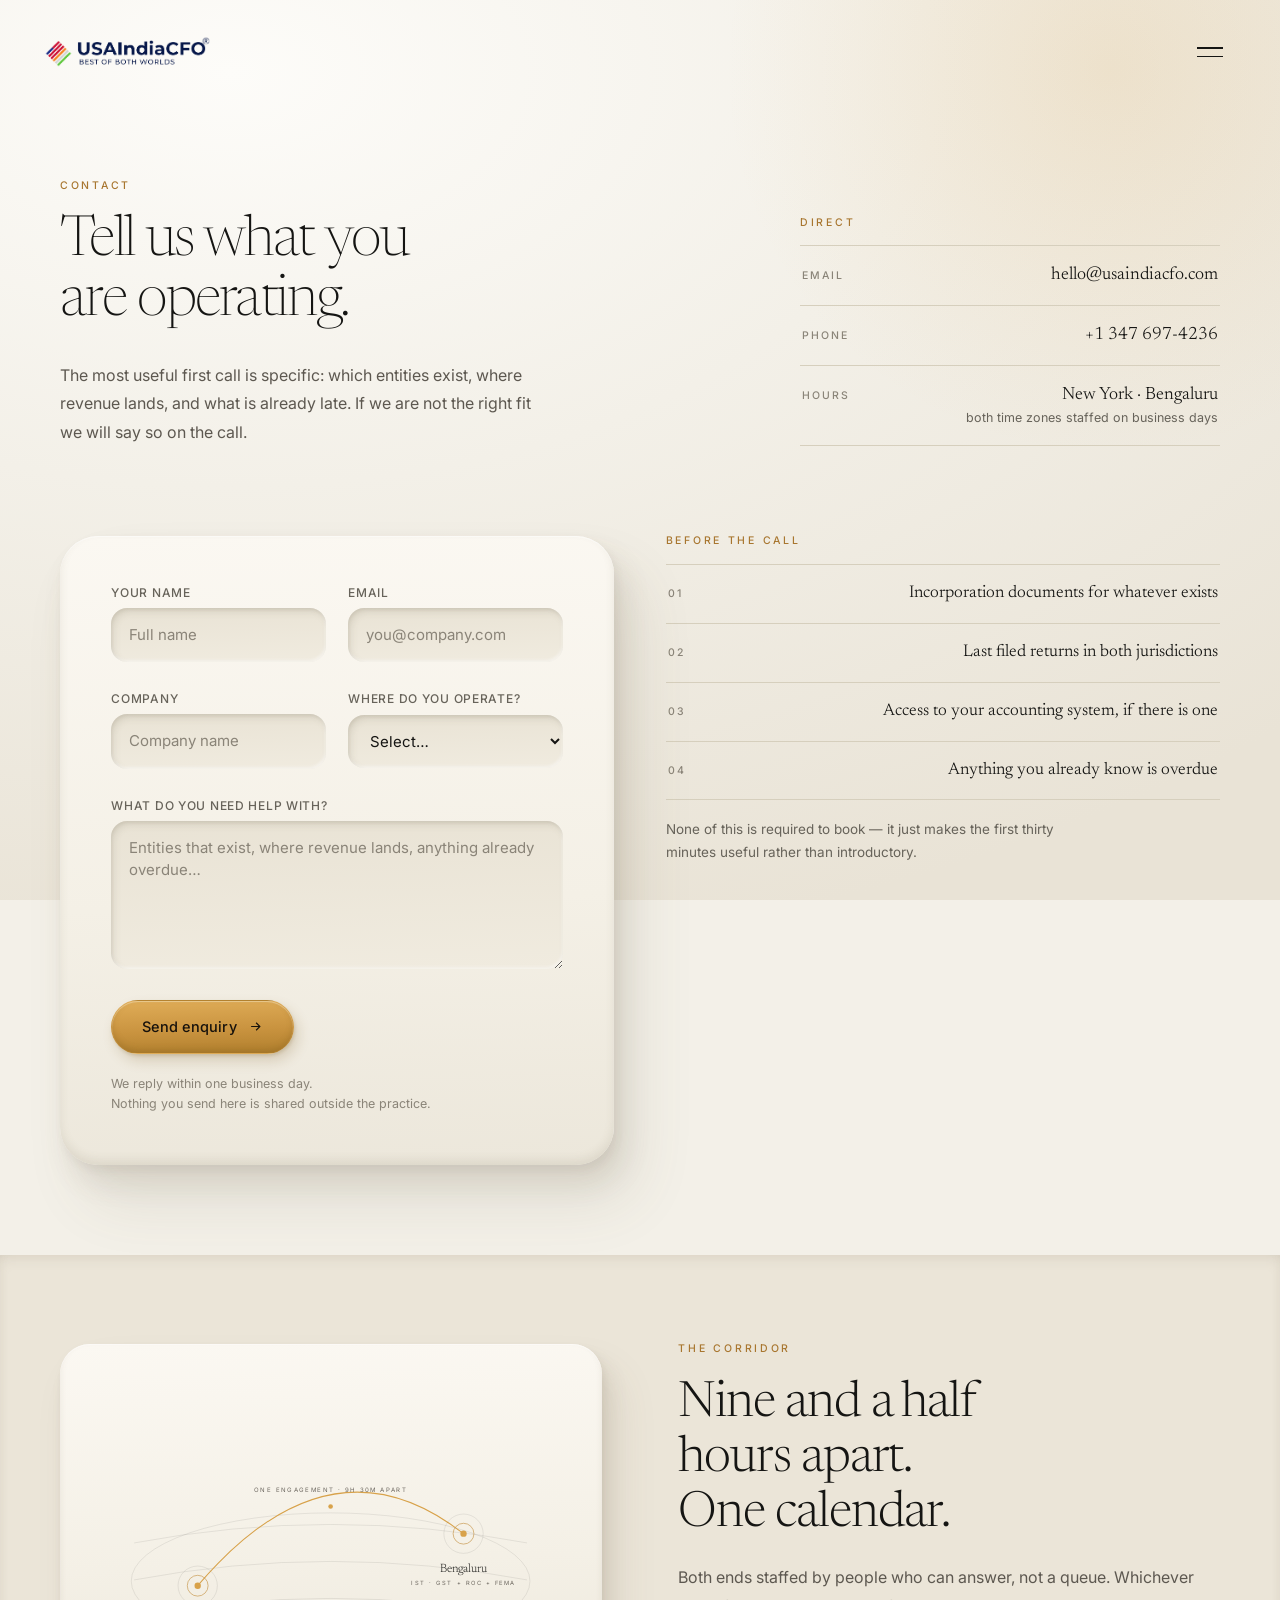
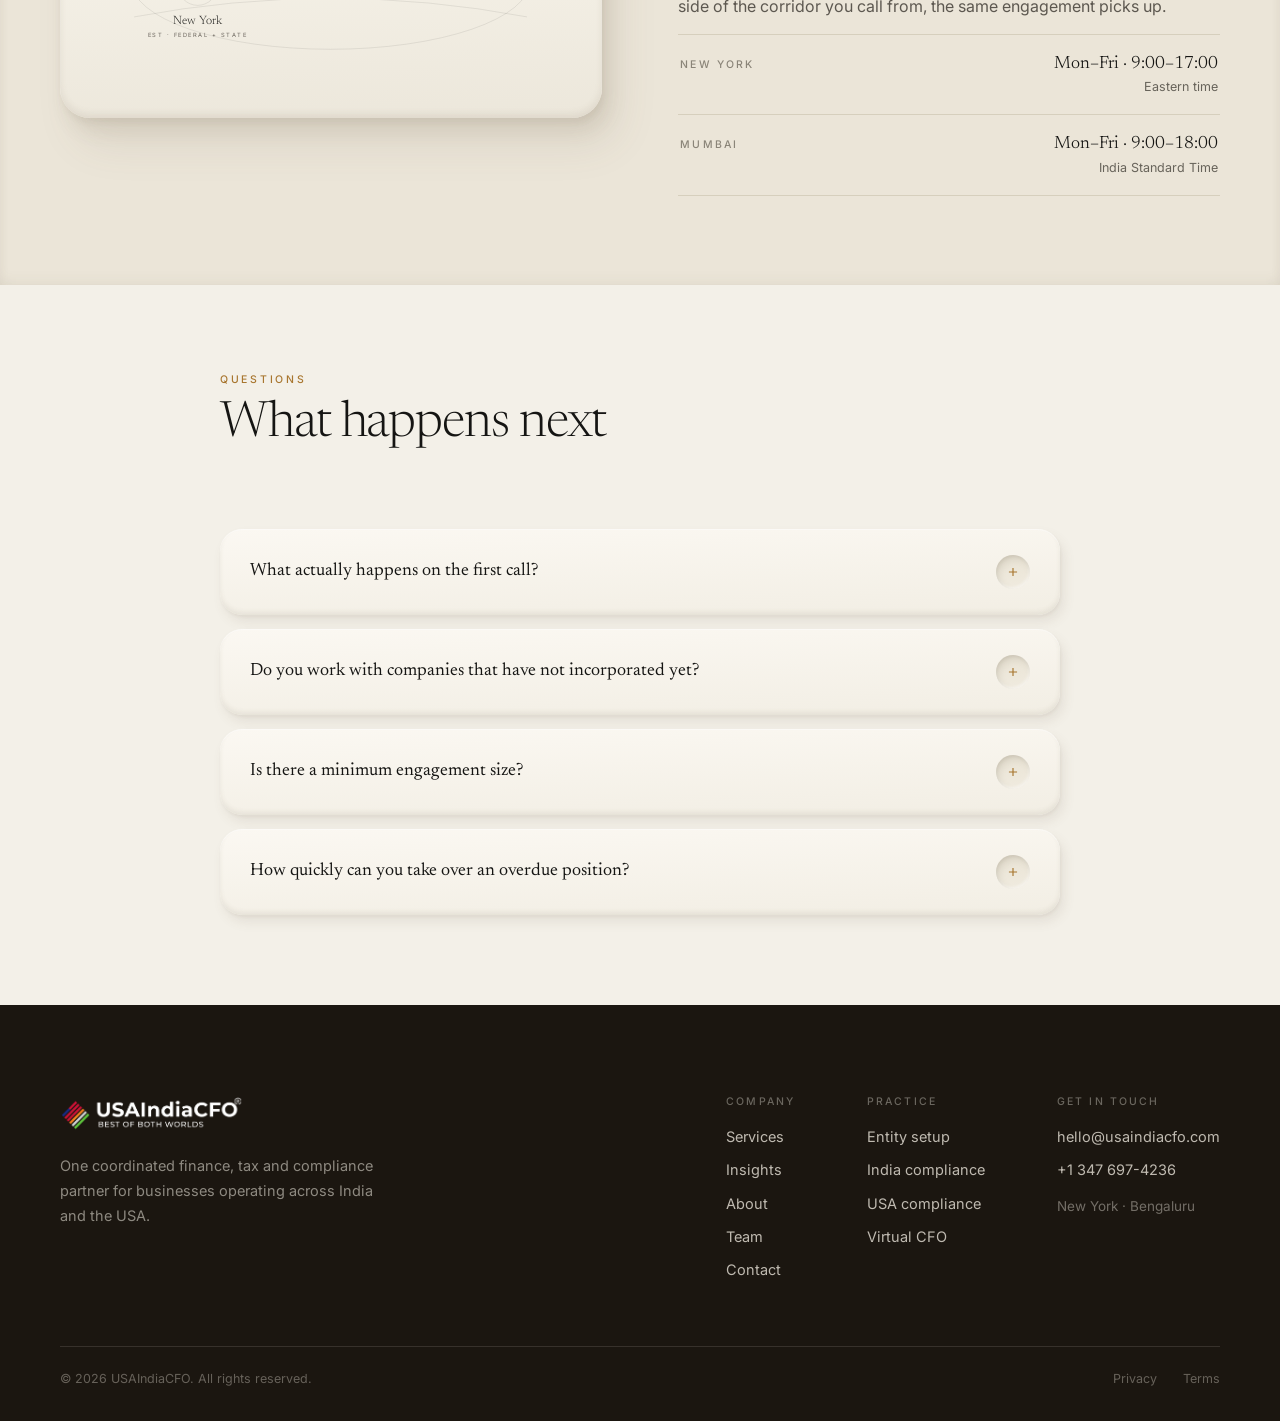
<file: v27/contact.html>
<!DOCTYPE html>
<html lang="en">
<head>
<meta charset="utf-8">
<meta name="viewport" content="width=device-width, initial-scale=1">
<title>Contact — schedule a call | USAIndiaCFO</title>
<meta name="description" content="Talk to USAIndiaCFO about cross-border entity setup, compliance and Virtual CFO support across India and the USA.">
<meta name="theme-color" content="#17120c">
<link rel="icon" href="data:image/svg+xml,%3Csvg xmlns='http://www.w3.org/2000/svg' viewBox='0 0 32 32'%3E%3Crect width='32' height='32' rx='7' fill='%2317120c'/%3E%3Cpath d='M16 6l8 5v10l-8 5-8-5V11z' fill='none' stroke='%23d8a24a' stroke-width='2'/%3E%3Cpath d='M16 12v8' stroke='%23d8a24a' stroke-width='2'/%3E%3C/svg%3E">
<link rel="preconnect" href="https://fonts.googleapis.com">
<link rel="preconnect" href="https://fonts.gstatic.com" crossorigin>
<link rel="stylesheet" href="https://fonts.googleapis.com/css2?family=Newsreader:ital,opsz,wght@0,6..72,200..500;1,6..72,200..400&family=Inter:wght@400;500;600&display=swap">
<link rel="stylesheet" href="css/clay.css">
</head>
<body>
<a href="#main" class="btn btn--clay" style="position:absolute;left:-9999px;top:12px;z-index:200"
   onfocus="this.style.left='12px'" onblur="this.style.left='-9999px'">Skip to content</a>

<header class="hdr">
  <div class="hdr__in">
    <a class="hdr__logo" href="index.html" aria-label="USAIndiaCFO — home">
      <img class="logo-colour" src="img/logo-colour.png" alt="USAIndiaCFO" width="168" height="32">
      <img class="logo-white" src="img/logo-white.png" alt="" aria-hidden="true" width="168" height="32">
    </a>
    <button class="burger" type="button" aria-label="Open menu" aria-expanded="false" aria-controls="drawer">
      <span></span><span></span>
    </button>
  </div>
</header>

<div class="drawer-veil" data-open="false" aria-hidden="true"></div>
<aside class="drawer" id="drawer" data-open="false" aria-hidden="true" aria-label="Menu">
  <a class="drawer__link" href="services.html">Services</a>
  <a class="drawer__link" href="insights.html">Insights</a>
  <a class="drawer__link" href="about.html">About</a>
  <a class="drawer__link" href="team.html">Team</a>
  <a class="drawer__link" href="contact.html">Contact</a>
  <div class="drawer__foot">
    <a class="link-arrow" style="color:#c99a52" href="contact.html">Schedule a call <svg width="13" height="13" viewBox="0 0 24 24" fill="none" stroke="currentColor" stroke-width="1.9" aria-hidden="true"><path d="M5 12h14M13 6l6 6-6 6"/></svg></a>
    <p class="small" style="margin-top:16px;color:rgba(248,243,232,.44)">
      +1 347 697-4236<br>hello@usaindiacfo.com<br>New York · Bengaluru</p>
  </div>
</aside>
<main id="main">

  <section class="phero" style="padding-bottom:0">
    <div class="shell">
      <div class="duet" style="align-items:start;gap:clamp(40px,7vw,130px)">
        <div data-rise="0">
          <span class="eyebrow">Contact</span>
          <h1 class="display-xl" style="margin-top:22px;max-width:12ch">Tell us what you are operating.</h1>
          <p class="lede" style="margin-top:28px;max-width:48ch">The most useful first call is
             specific: which entities exist, where revenue lands, and what is already late. If we
             are not the right fit we will say so on the call.</p>
        </div>
        <div data-rise="0.12" style="align-self:end;width:100%;max-width:420px;justify-self:end">
          <span class="eyebrow">Direct</span>
          <div class="mini" style="margin-top:16px">
            <a class="mini__row" href="mailto:hello@usaindiacfo.com">
              <span class="mini__k">Email</span>
              <span class="mini__v">hello@usaindiacfo.com</span>
            </a>
            <a class="mini__row" href="tel:+13476974236">
              <span class="mini__k">Phone</span>
              <span class="mini__v">+1 347 697-4236</span>
            </a>
            <div class="mini__row">
              <span class="mini__k">Hours</span>
              <span class="mini__v">New York &middot; Bengaluru<small>both time zones staffed on business days</small></span>
            </div>
          </div>
        </div>
      </div>
    </div>
  </section>

  <section class="section section--tight">
    <div class="shell">
      <div class="grid grid-2" style="gap:clamp(32px,4vw,64px);align-items:start">

        <div class="clay clay--lg clay-pad-lg" data-rise="0">
          <div class="form__ok" data-form-ok hidden role="status">
            <strong style="font-weight:600">Thanks — your details are validated.</strong><br>
            This is a design mockup, so nothing was actually sent. On the live site this would reach
            the practice inbox and you would get a reply within one business day.
          </div>
          <form data-contact novalidate>
            <div class="grid" style="gap:22px">
              <div class="grid grid-2" style="gap:22px">
                <div class="field">
                  <label for="f-name">Your name</label>
                  <input id="f-name" name="name" type="text" required autocomplete="name" placeholder="Full name">
                  <span class="field__err"></span>
                </div>
                <div class="field">
                  <label for="f-email">Email</label>
                  <input id="f-email" name="email" type="email" required autocomplete="email" placeholder="you@company.com">
                  <span class="field__err"></span>
                </div>
              </div>
              <div class="grid grid-2" style="gap:22px">
                <div class="field">
                  <label for="f-co">Company</label>
                  <input id="f-co" name="company" type="text" autocomplete="organization" placeholder="Company name">
                  <span class="field__err"></span>
                </div>
                <div class="field">
                  <label for="f-where">Where do you operate?</label>
                  <select id="f-where" name="where" required>
                    <option value="">Select…</option>
                    <option>India only — planning a US entity</option>
                    <option>USA only — planning an Indian entity</option>
                    <option>Both, already incorporated</option>
                    <option>Neither yet — starting from scratch</option>
                  </select>
                  <span class="field__err"></span>
                </div>
              </div>
              <div class="field">
                <label for="f-msg">What do you need help with?</label>
                <textarea id="f-msg" name="message" required
                  placeholder="Entities that exist, where revenue lands, anything already overdue…"></textarea>
                <span class="field__err"></span>
              </div>
              <div style="display:flex;align-items:center;gap:20px;flex-wrap:wrap">
                <button class="btn btn--primary" type="submit">Send enquiry <svg width="15" height="15" viewBox="0 0 24 24" fill="none" stroke="currentColor" stroke-width="1.8" aria-hidden="true"><path d="M5 12h14M13 6l6 6-6 6"/></svg></button>
                <p class="form__note">We reply within one business day.<br>
                   Nothing you send here is shared outside the practice.</p>
              </div>
            </div>
          </form>
        </div>

        <div data-rise="0.08">
          <span class="eyebrow">Before the call</span>
          <div class="mini" style="margin-top:18px" data-stagger>
            <div class="mini__row"><span class="mini__k">01</span>
              <span class="mini__v" style="font-size:1.0625rem">Incorporation documents for whatever exists</span></div>
            <div class="mini__row"><span class="mini__k">02</span>
              <span class="mini__v" style="font-size:1.0625rem">Last filed returns in both jurisdictions</span></div>
            <div class="mini__row"><span class="mini__k">03</span>
              <span class="mini__v" style="font-size:1.0625rem">Access to your accounting system, if there is one</span></div>
            <div class="mini__row"><span class="mini__k">04</span>
              <span class="mini__v" style="font-size:1.0625rem">Anything you already know is overdue</span></div>
          </div>
          <p class="small" style="margin-top:18px;max-width:44ch">None of this is required to book —
             it just makes the first thirty minutes useful rather than introductory.</p>
        </div>
      </div>
    </div>
  </section>

  <section class="section section--sunk section--tight">
    <div class="shell">
      <div class="duet">
        <div class="duet__media">
          <div class="clay clay-pad-lg" data-rise="0" data-draw>
<svg viewBox="0 0 760 470" fill="none" role="img"
     aria-label="The New York to Bengaluru corridor" style="display:block;width:100%;height:auto">
  <g stroke="rgba(21,21,19,.14)" stroke-width="1">
    <path d="M40 384 Q 380 320 720 384"/>
    <path d="M40 320 Q 380 256 720 320"/>
    <path d="M40 256 Q 380 192 720 256"/>
    <ellipse cx="380" cy="322" rx="345" ry="118"/>
  </g>
  <path class="draw--slow" pathLength="1" d="M150 330 Q 380 60 610 240"
        stroke="#d8a24a" stroke-width="1.8" stroke-dasharray="1"/>
  <g class="pop">
    <circle cx="150" cy="330" r="34" stroke="rgba(21,21,19,.14)" stroke-width="1"/>
    <circle cx="150" cy="330" r="18" stroke="#c99a52" stroke-width="1.2"/>
    <circle cx="150" cy="330" r="5.5" fill="#d8a24a"/>
    <text x="150" y="396" text-anchor="middle" fill="#151513"
          font-family="Newsreader,Georgia,serif" font-size="21" font-weight="300">New York</text>
    <text x="150" y="418" text-anchor="middle" fill="rgba(93,88,80,.9)"
          font-family="Inter,sans-serif" font-size="10" letter-spacing="2.6">EST · FEDERAL + STATE</text>
  </g>
  <g class="pop">
    <circle cx="610" cy="240" r="34" stroke="rgba(21,21,19,.14)" stroke-width="1"/>
    <circle cx="610" cy="240" r="18" stroke="#c99a52" stroke-width="1.2"/>
    <circle cx="610" cy="240" r="5.5" fill="#d8a24a"/>
    <text x="610" y="306" text-anchor="middle" fill="#151513"
          font-family="Newsreader,Georgia,serif" font-size="21" font-weight="300">Bengaluru</text>
    <text x="610" y="328" text-anchor="middle" fill="rgba(93,88,80,.9)"
          font-family="Inter,sans-serif" font-size="10" letter-spacing="2.6">IST · GST + ROC + FEMA</text>
  </g>
  <circle class="pulse" cx="380" cy="193" r="4" fill="#d8a24a"/>
  <text x="380" y="168" text-anchor="middle" fill="rgba(93,88,80,.9)"
        font-family="Inter,sans-serif" font-size="10.5" letter-spacing="2.4">ONE ENGAGEMENT · 9H 30M APART</text>
</svg>          </div>
        </div>
        <div class="duet__copy">
          <span class="eyebrow" data-rise="0">The corridor</span>
          <h2 data-rise="0.05">Nine and a half hours apart.<br>One calendar.</h2>
          <p class="lede" data-rise="0.1">Both ends staffed by people who can answer, not a queue.
             Whichever side of the corridor you call from, the same engagement picks up.</p>
          <div class="mini" style="margin-top:14px" data-stagger>
            <div class="mini__row">
              <span class="mini__k">New York</span>
              <span class="mini__v">Mon–Fri &middot; 9:00–17:00<small>Eastern time</small></span>
            </div>
            <div class="mini__row">
              <span class="mini__k">Mumbai</span>
              <span class="mini__v">Mon–Fri &middot; 9:00–18:00<small>India Standard Time</small></span>
            </div>
          </div>
        </div>
      </div>
    </div>
  </section>

  <section class="section section--tight">
    <div class="shell shell--narrow">
      <div class="head-row" data-rise="0">
        <div class="stack-sm">
          <span class="eyebrow">Questions</span>
          <h2>What happens next</h2>
        </div>
      </div>

      <div class="acc">
        <div class="acc__item" data-open="false" data-rise="0">
          <button class="acc__btn" type="button">
            <span>What actually happens on the first call?</span>
            <span class="acc__sign"><svg width="14" height="14" viewBox="0 0 24 24" fill="none" stroke="currentColor" stroke-width="2" aria-hidden="true"><path d="M12 5v14M5 12h14"/></svg></span>
          </button>
          <div class="acc__panel"><div><p>Thirty minutes, no deck. You describe the structure and where the pressure is; we tell you what it obliges you to file, what we would take on and what we would leave with your existing advisors. If there is nothing for us to do we will say that.</p></div></div>
        </div>
        <div class="acc__item" data-open="false" data-rise="0">
          <button class="acc__btn" type="button">
            <span>Do you work with companies that have not incorporated yet?</span>
            <span class="acc__sign"><svg width="14" height="14" viewBox="0 0 24 24" fill="none" stroke="currentColor" stroke-width="2" aria-hidden="true"><path d="M12 5v14M5 12h14"/></svg></span>
          </button>
          <div class="acc__panel"><div><p>Yes, and that is the cheapest point to talk. Sequence decisions made before incorporation cost nothing to get right and a great deal to unwind.</p></div></div>
        </div>
        <div class="acc__item" data-open="false" data-rise="0">
          <button class="acc__btn" type="button">
            <span>Is there a minimum engagement size?</span>
            <span class="acc__sign"><svg width="14" height="14" viewBox="0 0 24 24" fill="none" stroke="currentColor" stroke-width="2" aria-hidden="true"><path d="M12 5v14M5 12h14"/></svg></span>
          </button>
          <div class="acc__panel"><div><p>There is a practical floor, because a two-jurisdiction compliance calendar has a fixed cost whatever the revenue behind it. We will be straightforward about it on the first call rather than after a proposal.</p></div></div>
        </div>
        <div class="acc__item" data-open="false" data-rise="0">
          <button class="acc__btn" type="button">
            <span>How quickly can you take over an overdue position?</span>
            <span class="acc__sign"><svg width="14" height="14" viewBox="0 0 24 24" fill="none" stroke="currentColor" stroke-width="2" aria-hidden="true"><path d="M12 5v14M5 12h14"/></svg></span>
          </button>
          <div class="acc__panel"><div><p>Immediately for the assessment. Filing depends on what is missing and whether the books support a return — but the first step is always quantifying the exposure so it stops being unknown.</p></div></div>
        </div>
      </div>
    </div>
  </section>
</main>

<footer class="ftr">
  <div class="shell">
    <div class="ftr__top">
      <div class="ftr__brand">
        <img src="img/logo-white.png" alt="USAIndiaCFO" width="184" height="34">
        <p>One coordinated finance, tax and compliance partner for businesses
           operating across India and the USA.</p>
      </div>
      <div class="ftr__cols">
        <div>
          <p class="ftr__h">Company</p>
          <a class="ftr__a" href="services.html">Services</a>
          <a class="ftr__a" href="insights.html">Insights</a>
          <a class="ftr__a" href="about.html">About</a>
          <a class="ftr__a" href="team.html">Team</a>
          <a class="ftr__a" href="contact.html">Contact</a>
        </div>
        <div>
          <p class="ftr__h">Practice</p>
          <a class="ftr__a" href="services-setup.html">Entity setup</a>
          <a class="ftr__a" href="services-india.html">India compliance</a>
          <a class="ftr__a" href="services-usa.html">USA compliance</a>
          <a class="ftr__a" href="services-cfo.html">Virtual CFO</a>
        </div>
        <div>
          <p class="ftr__h">Get in touch</p>
          <a class="ftr__a" href="mailto:hello@usaindiacfo.com">hello@usaindiacfo.com</a>
          <a class="ftr__a" href="tel:+13476974236">+1 347 697-4236</a>
          <p class="small" style="margin-top:14px;color:rgba(248,243,232,.4)">New York · Bengaluru</p>
        </div>
      </div>
    </div>
    <div class="ftr__meta">
      <p>© 2026 USAIndiaCFO. All rights reserved.</p>
      <div style="display:flex;gap:26px">
        <a href="privacy.html">Privacy</a>
        <a href="terms.html">Terms</a>
      </div>
    </div>
  </div>
</footer>

<script src="js/site.js"></script>
</body>
</html>
</file>
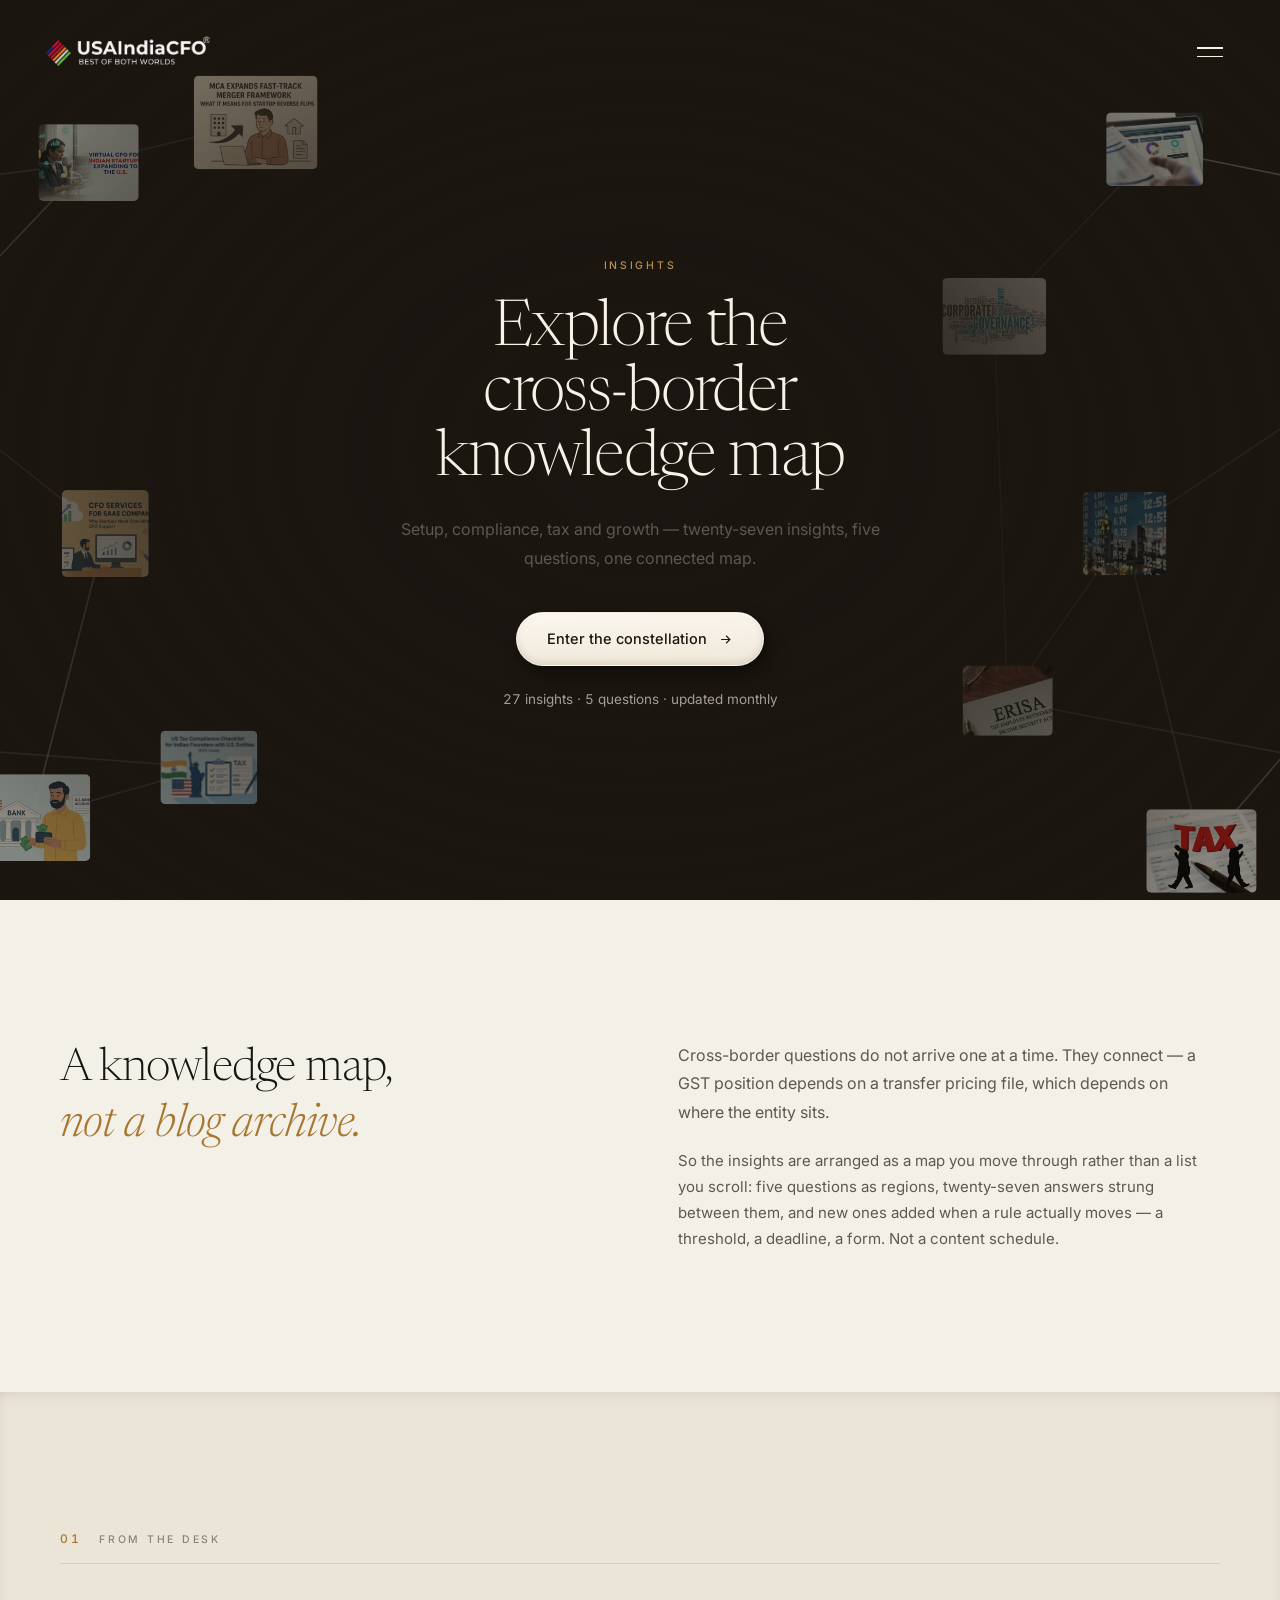
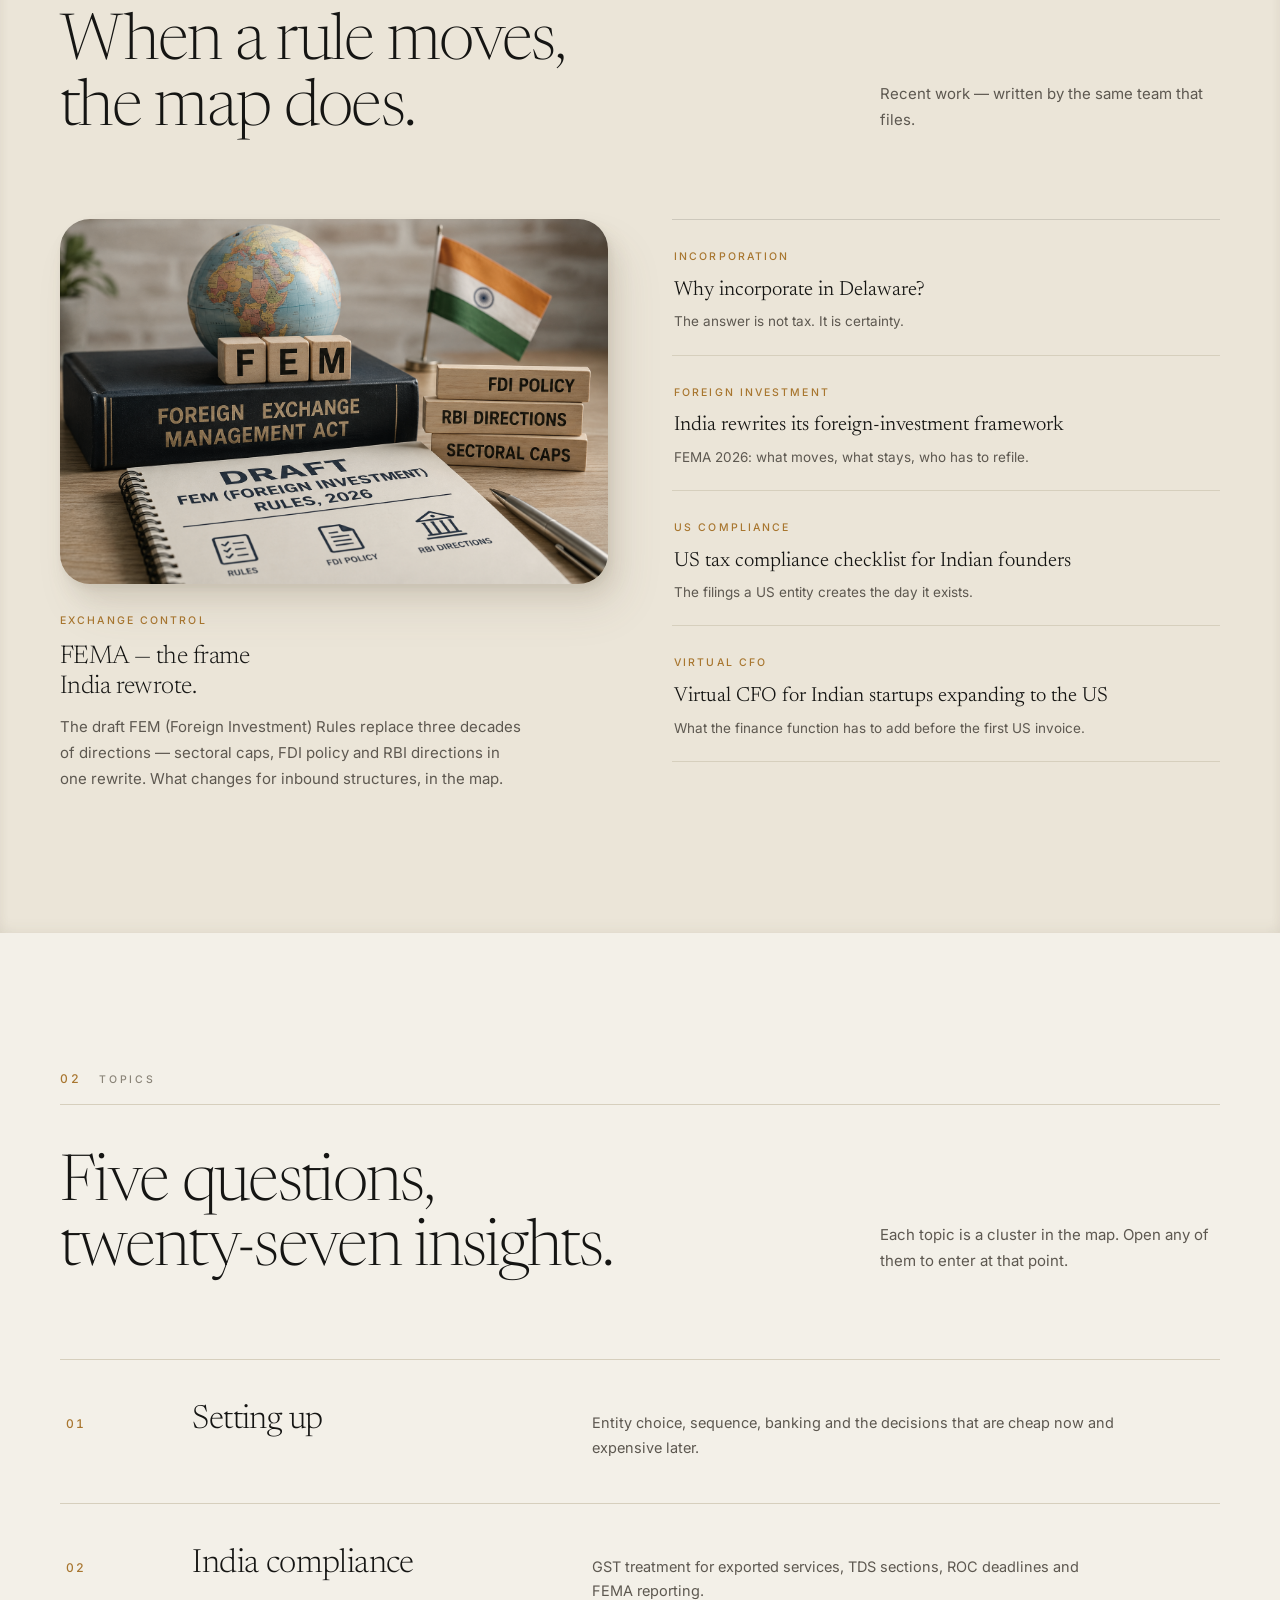
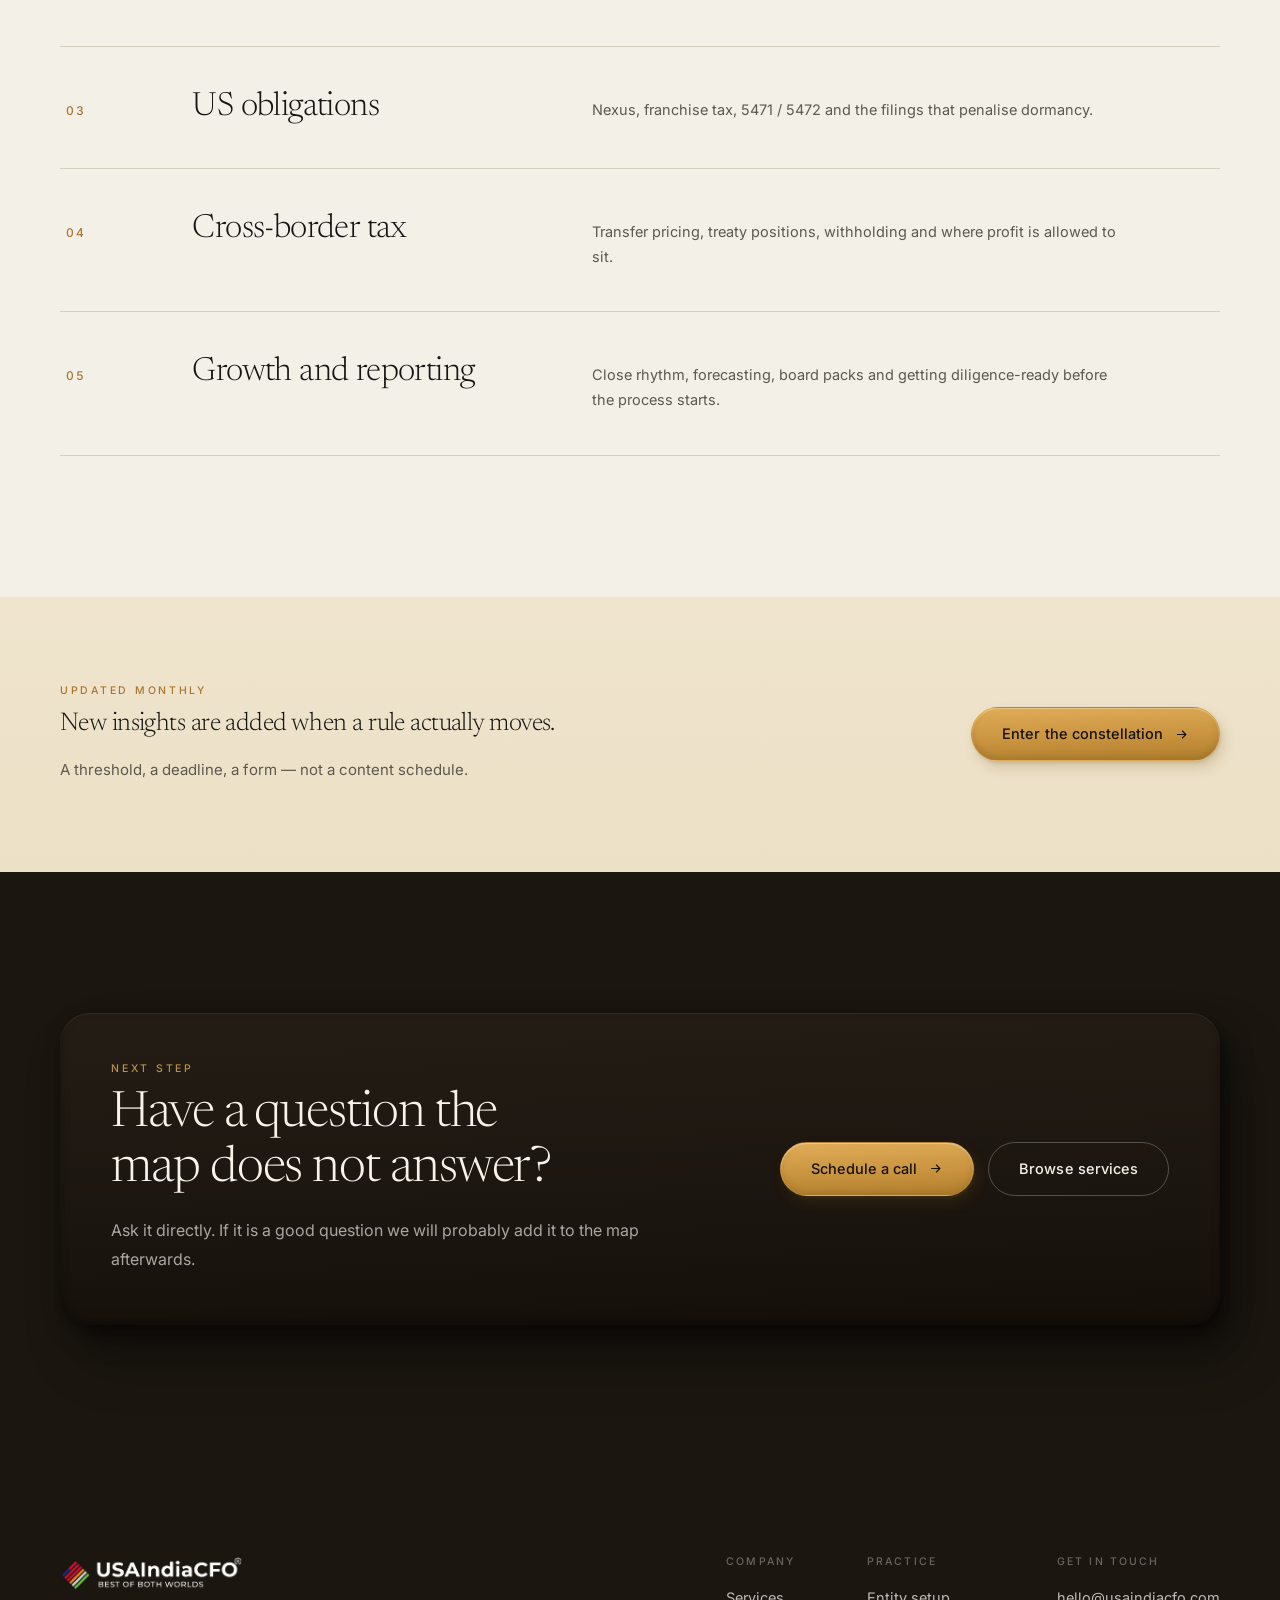
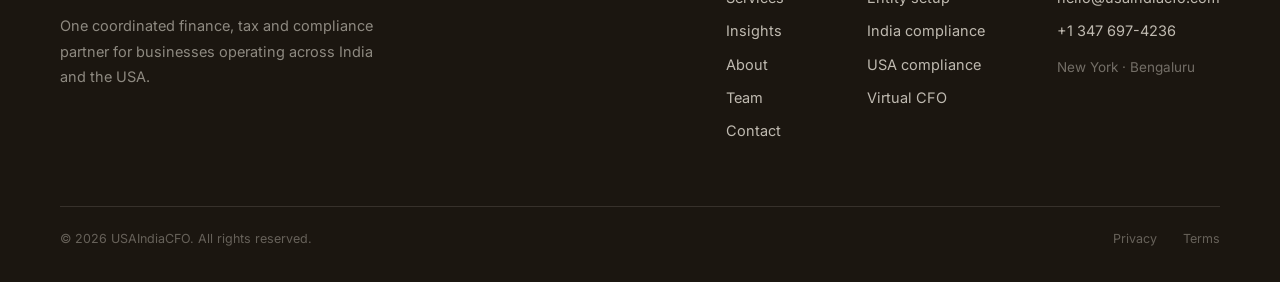
<file: v27/insights.html>
<!DOCTYPE html>
<html lang="en">
<head>
<meta charset="utf-8">
<meta name="viewport" content="width=device-width, initial-scale=1">
<title>Insights — the cross-border knowledge map | USAIndiaCFO</title>
<meta name="description" content="Practical insights on setup, India and US compliance, cross-border tax and growth, arranged as an interactive map.">
<meta name="theme-color" content="#17120c">
<link rel="icon" href="data:image/svg+xml,%3Csvg xmlns='http://www.w3.org/2000/svg' viewBox='0 0 32 32'%3E%3Crect width='32' height='32' rx='7' fill='%2317120c'/%3E%3Cpath d='M16 6l8 5v10l-8 5-8-5V11z' fill='none' stroke='%23d8a24a' stroke-width='2'/%3E%3Cpath d='M16 12v8' stroke='%23d8a24a' stroke-width='2'/%3E%3C/svg%3E">
<link rel="preconnect" href="https://fonts.googleapis.com">
<link rel="preconnect" href="https://fonts.gstatic.com" crossorigin>
<link rel="stylesheet" href="https://fonts.googleapis.com/css2?family=Newsreader:ital,opsz,wght@0,6..72,200..500;1,6..72,200..400&family=Inter:wght@400;500;600&display=swap">
<link rel="stylesheet" href="css/clay.css">
</head>
<body>
<a href="#main" class="btn btn--clay" style="position:absolute;left:-9999px;top:12px;z-index:200"
   onfocus="this.style.left='12px'" onblur="this.style.left='-9999px'">Skip to content</a>

<header class="hdr">
  <div class="hdr__in">
    <a class="hdr__logo" href="index.html" aria-label="USAIndiaCFO — home">
      <img class="logo-colour" src="img/logo-colour.png" alt="USAIndiaCFO" width="168" height="32">
      <img class="logo-white" src="img/logo-white.png" alt="" aria-hidden="true" width="168" height="32">
    </a>
    <button class="burger" type="button" aria-label="Open menu" aria-expanded="false" aria-controls="drawer">
      <span></span><span></span>
    </button>
  </div>
</header>

<div class="drawer-veil" data-open="false" aria-hidden="true"></div>
<aside class="drawer" id="drawer" data-open="false" aria-hidden="true" aria-label="Menu">
  <a class="drawer__link" href="services.html">Services</a>
  <a class="drawer__link" href="insights.html">Insights</a>
  <a class="drawer__link" href="about.html">About</a>
  <a class="drawer__link" href="team.html">Team</a>
  <a class="drawer__link" href="contact.html">Contact</a>
  <div class="drawer__foot">
    <a class="link-arrow" style="color:#c99a52" href="contact.html">Schedule a call <svg width="13" height="13" viewBox="0 0 24 24" fill="none" stroke="currentColor" stroke-width="1.9" aria-hidden="true"><path d="M5 12h14M13 6l6 6-6 6"/></svg></a>
    <p class="small" style="margin-top:16px;color:rgba(248,243,232,.44)">
      +1 347 697-4236<br>hello@usaindiacfo.com<br>New York · Bengaluru</p>
  </div>
</aside>
<main id="main">

  <!-- the map first: the tease is the hero, edge to edge -->
  <section class="tease tease--hero" data-tease data-chrome-dark>
    <div class="tease__world" aria-hidden="true"></div>
    <div class="tease__veil" aria-hidden="true"></div>
    <div class="tease__body">
      <span class="eyebrow eyebrow--on-dark" data-rise="0">Insights</span>
      <h1 class="display-lg" style="margin-top:26px;color:var(--cream);max-width:15ch" data-rise="0.06">
        Explore the cross-border knowledge map</h1>
      <p class="lede" style="margin-top:22px;max-width:512px" data-rise="0.12">Setup, compliance, tax
         and growth — twenty-seven insights, five questions, one connected map.</p>
      <a class="btn btn--cream" style="margin-top:40px" data-rise="0.18"
         href="../Insights%20Constellation%20v20.dc.html">Enter the constellation <svg width="15" height="15" viewBox="0 0 24 24" fill="none" stroke="currentColor" stroke-width="1.8" aria-hidden="true"><path d="M5 12h14M13 6l6 6-6 6"/></svg></a>
      <p class="small num" style="margin-top:22px;color:rgba(248,243,232,.62)" data-rise="0.24">
         27 insights · 5 questions · updated monthly</p>
    </div>
  </section>

  <section class="section">
    <div class="shell">
      <div class="duet" style="align-items:start">
        <p class="statement" data-rise="0">A knowledge map, <em>not a blog archive.</em></p>
        <div class="duet__copy" style="max-width:52ch">
          <p class="lede" data-rise="0.08">Cross-border questions do not arrive one at a time. They
             connect — a GST position depends on a transfer pricing file, which depends on where the
             entity sits.</p>
          <p class="body" data-rise="0.14">So the insights are arranged as a map you move through
             rather than a list you scroll: five questions as regions, twenty-seven answers strung
             between them, and new ones added when a rule actually moves — a threshold, a deadline,
             a form. Not a content schedule.</p>
        </div>
      </div>
    </div>
  </section>

  <!-- the research-page pattern: one featured piece, a hairline list beside it.
       All artwork and titles are the firm's own. -->
  <section class="section section--sunk">
    <div class="shell">
      <div class="chapter" data-rise="0">
        <div class="chapter__rule">
          <span class="chapter__no">01</span>
          <span class="chapter__label">From the desk</span>
        </div>
        <div class="chapter__row">
          <h3 class="display-lg ">When a rule moves,<br>the map does.</h3>
        <p class="body">Recent work — written by the same team that files.</p>
        </div>
      </div>

      <div class="duet" style="align-items:start;gap:clamp(36px,5vw,80px)">
        <div>
      <figure class="figure" data-rise-scale data-delay="0">
        <div class="figure__frame  ar-32"><img src="img/live/graphic-fema.png" alt="" loading="lazy" decoding="async"></div>
      </figure>

          <a href="../Insights%20Constellation%20v20.dc.html" data-rise="0.08"
             style="display:block;margin-top:22px">
            <span class="entry__cat">Exchange control</span>
            <h3 style="margin-top:10px;max-width:18ch">FEMA — the frame India rewrote.</h3>
            <p class="body" style="margin-top:12px;max-width:52ch">The draft FEM (Foreign Investment)
               Rules replace three decades of directions — sectoral caps, FDI policy and RBI
               directions in one rewrite. What changes for inbound structures, in the map.</p>
          </a>
        </div>
        <div class="mini" style="border-top-color:rgba(21,21,19,.14)" data-stagger>
          <a class="entry" href="../Insights%20Constellation%20v20.dc.html">
            <span class="entry__cat">Incorporation</span>
            <span class="entry__title">Why incorporate in Delaware?</span>
            <span class="entry__blurb">The answer is not tax. It is certainty.</span>
          </a>
          <a class="entry" href="../Insights%20Constellation%20v20.dc.html">
            <span class="entry__cat">Foreign investment</span>
            <span class="entry__title">India rewrites its foreign-investment framework</span>
            <span class="entry__blurb">FEMA 2026: what moves, what stays, who has to refile.</span>
          </a>
          <a class="entry" href="../Insights%20Constellation%20v20.dc.html">
            <span class="entry__cat">US compliance</span>
            <span class="entry__title">US tax compliance checklist for Indian founders</span>
            <span class="entry__blurb">The filings a US entity creates the day it exists.</span>
          </a>
          <a class="entry" href="../Insights%20Constellation%20v20.dc.html">
            <span class="entry__cat">Virtual CFO</span>
            <span class="entry__title">Virtual CFO for Indian startups expanding to the US</span>
            <span class="entry__blurb">What the finance function has to add before the first US invoice.</span>
          </a>
        </div>
      </div>
    </div>
  </section>

  <section class="section">
    <div class="shell">
      <div class="chapter" data-rise="0">
        <div class="chapter__rule">
          <span class="chapter__no">02</span>
          <span class="chapter__label">Topics</span>
        </div>
        <div class="chapter__row">
          <h2 class="display-lg ">Five questions,<br>twenty-seven insights.</h2>
        <p class="body">Each topic is a cluster in the map. Open any of them to enter at that point.</p>
        </div>
      </div>

      <div class="index-list" data-stagger>
        <a class="index-row" href="../Insights%20Constellation%20v20.dc.html">
          <span class="index-row__no">01</span>
          <span class="index-row__title">Setting up</span>
          <span class="index-row__body">Entity choice, sequence, banking and the decisions that are cheap now and expensive later.</span>
          <span class="index-row__arrow"><svg width="15" height="15" viewBox="0 0 24 24" fill="none" stroke="currentColor" stroke-width="1.8" aria-hidden="true"><path d="M5 12h14M13 6l6 6-6 6"/></svg></span>
        </a>
        <a class="index-row" href="../Insights%20Constellation%20v20.dc.html">
          <span class="index-row__no">02</span>
          <span class="index-row__title">India compliance</span>
          <span class="index-row__body">GST treatment for exported services, TDS sections, ROC deadlines and FEMA reporting.</span>
          <span class="index-row__arrow"><svg width="15" height="15" viewBox="0 0 24 24" fill="none" stroke="currentColor" stroke-width="1.8" aria-hidden="true"><path d="M5 12h14M13 6l6 6-6 6"/></svg></span>
        </a>
        <a class="index-row" href="../Insights%20Constellation%20v20.dc.html">
          <span class="index-row__no">03</span>
          <span class="index-row__title">US obligations</span>
          <span class="index-row__body">Nexus, franchise tax, 5471 / 5472 and the filings that penalise dormancy.</span>
          <span class="index-row__arrow"><svg width="15" height="15" viewBox="0 0 24 24" fill="none" stroke="currentColor" stroke-width="1.8" aria-hidden="true"><path d="M5 12h14M13 6l6 6-6 6"/></svg></span>
        </a>
        <a class="index-row" href="../Insights%20Constellation%20v20.dc.html">
          <span class="index-row__no">04</span>
          <span class="index-row__title">Cross-border tax</span>
          <span class="index-row__body">Transfer pricing, treaty positions, withholding and where profit is allowed to sit.</span>
          <span class="index-row__arrow"><svg width="15" height="15" viewBox="0 0 24 24" fill="none" stroke="currentColor" stroke-width="1.8" aria-hidden="true"><path d="M5 12h14M13 6l6 6-6 6"/></svg></span>
        </a>
        <a class="index-row" href="../Insights%20Constellation%20v20.dc.html">
          <span class="index-row__no">05</span>
          <span class="index-row__title">Growth and reporting</span>
          <span class="index-row__body">Close rhythm, forecasting, board packs and getting diligence-ready before the process starts.</span>
          <span class="index-row__arrow"><svg width="15" height="15" viewBox="0 0 24 24" fill="none" stroke="currentColor" stroke-width="1.8" aria-hidden="true"><path d="M5 12h14M13 6l6 6-6 6"/></svg></span>
        </a>
      </div>
    </div>
  </section>

  <section class="section section--bronze-wash section--tight">
    <div class="shell">
      <div style="display:flex;align-items:center;justify-content:space-between;gap:40px;flex-wrap:wrap" data-rise="0">
        <div class="stack-sm" style="max-width:560px">
          <span class="eyebrow">Updated monthly</span>
          <h3>New insights are added when a rule actually moves.</h3>
          <p class="body" style="margin-top:6px">A threshold, a deadline, a form — not a content
             schedule.</p>
        </div>
        <a class="btn btn--primary" href="../Insights%20Constellation%20v20.dc.html">
           Enter the constellation <svg width="15" height="15" viewBox="0 0 24 24" fill="none" stroke="currentColor" stroke-width="1.8" aria-hidden="true"><path d="M5 12h14M13 6l6 6-6 6"/></svg></a>
      </div>
    </div>
  </section>

  <section class="section section--dark" data-chrome-dark-skip>
    <div class="shell">
      <div class="clay clay--dark clay-pad-lg" data-rise="0"
           style="display:flex;align-items:center;justify-content:space-between;gap:48px;flex-wrap:wrap">
        <div class="stack-sm" style="max-width:600px">
          <span class="eyebrow eyebrow--on-dark">Next step</span>
          <h2>Have a question the map does not answer?</h2>
          <p class="lede" style="margin-top:8px">Ask it directly. If it is a good question we will probably add it to the map afterwards.</p>
        </div>
        <div style="display:flex;gap:14px;flex-wrap:wrap">
          <a class="btn btn--primary" href="contact.html">Schedule a call <svg width="15" height="15" viewBox="0 0 24 24" fill="none" stroke="currentColor" stroke-width="1.8" aria-hidden="true"><path d="M5 12h14M13 6l6 6-6 6"/></svg></a>
          <a class="btn btn--ghost-dark" href="services.html">Browse services</a>
        </div>
      </div>
    </div>
  </section>
</main>

<footer class="ftr">
  <div class="shell">
    <div class="ftr__top">
      <div class="ftr__brand">
        <img src="img/logo-white.png" alt="USAIndiaCFO" width="184" height="34">
        <p>One coordinated finance, tax and compliance partner for businesses
           operating across India and the USA.</p>
      </div>
      <div class="ftr__cols">
        <div>
          <p class="ftr__h">Company</p>
          <a class="ftr__a" href="services.html">Services</a>
          <a class="ftr__a" href="insights.html">Insights</a>
          <a class="ftr__a" href="about.html">About</a>
          <a class="ftr__a" href="team.html">Team</a>
          <a class="ftr__a" href="contact.html">Contact</a>
        </div>
        <div>
          <p class="ftr__h">Practice</p>
          <a class="ftr__a" href="services-setup.html">Entity setup</a>
          <a class="ftr__a" href="services-india.html">India compliance</a>
          <a class="ftr__a" href="services-usa.html">USA compliance</a>
          <a class="ftr__a" href="services-cfo.html">Virtual CFO</a>
        </div>
        <div>
          <p class="ftr__h">Get in touch</p>
          <a class="ftr__a" href="mailto:hello@usaindiacfo.com">hello@usaindiacfo.com</a>
          <a class="ftr__a" href="tel:+13476974236">+1 347 697-4236</a>
          <p class="small" style="margin-top:14px;color:rgba(248,243,232,.4)">New York · Bengaluru</p>
        </div>
      </div>
    </div>
    <div class="ftr__meta">
      <p>© 2026 USAIndiaCFO. All rights reserved.</p>
      <div style="display:flex;gap:26px">
        <a href="privacy.html">Privacy</a>
        <a href="terms.html">Terms</a>
      </div>
    </div>
  </div>
</footer>

<script src="js/site.js"></script>
</body>
</html>
</file>
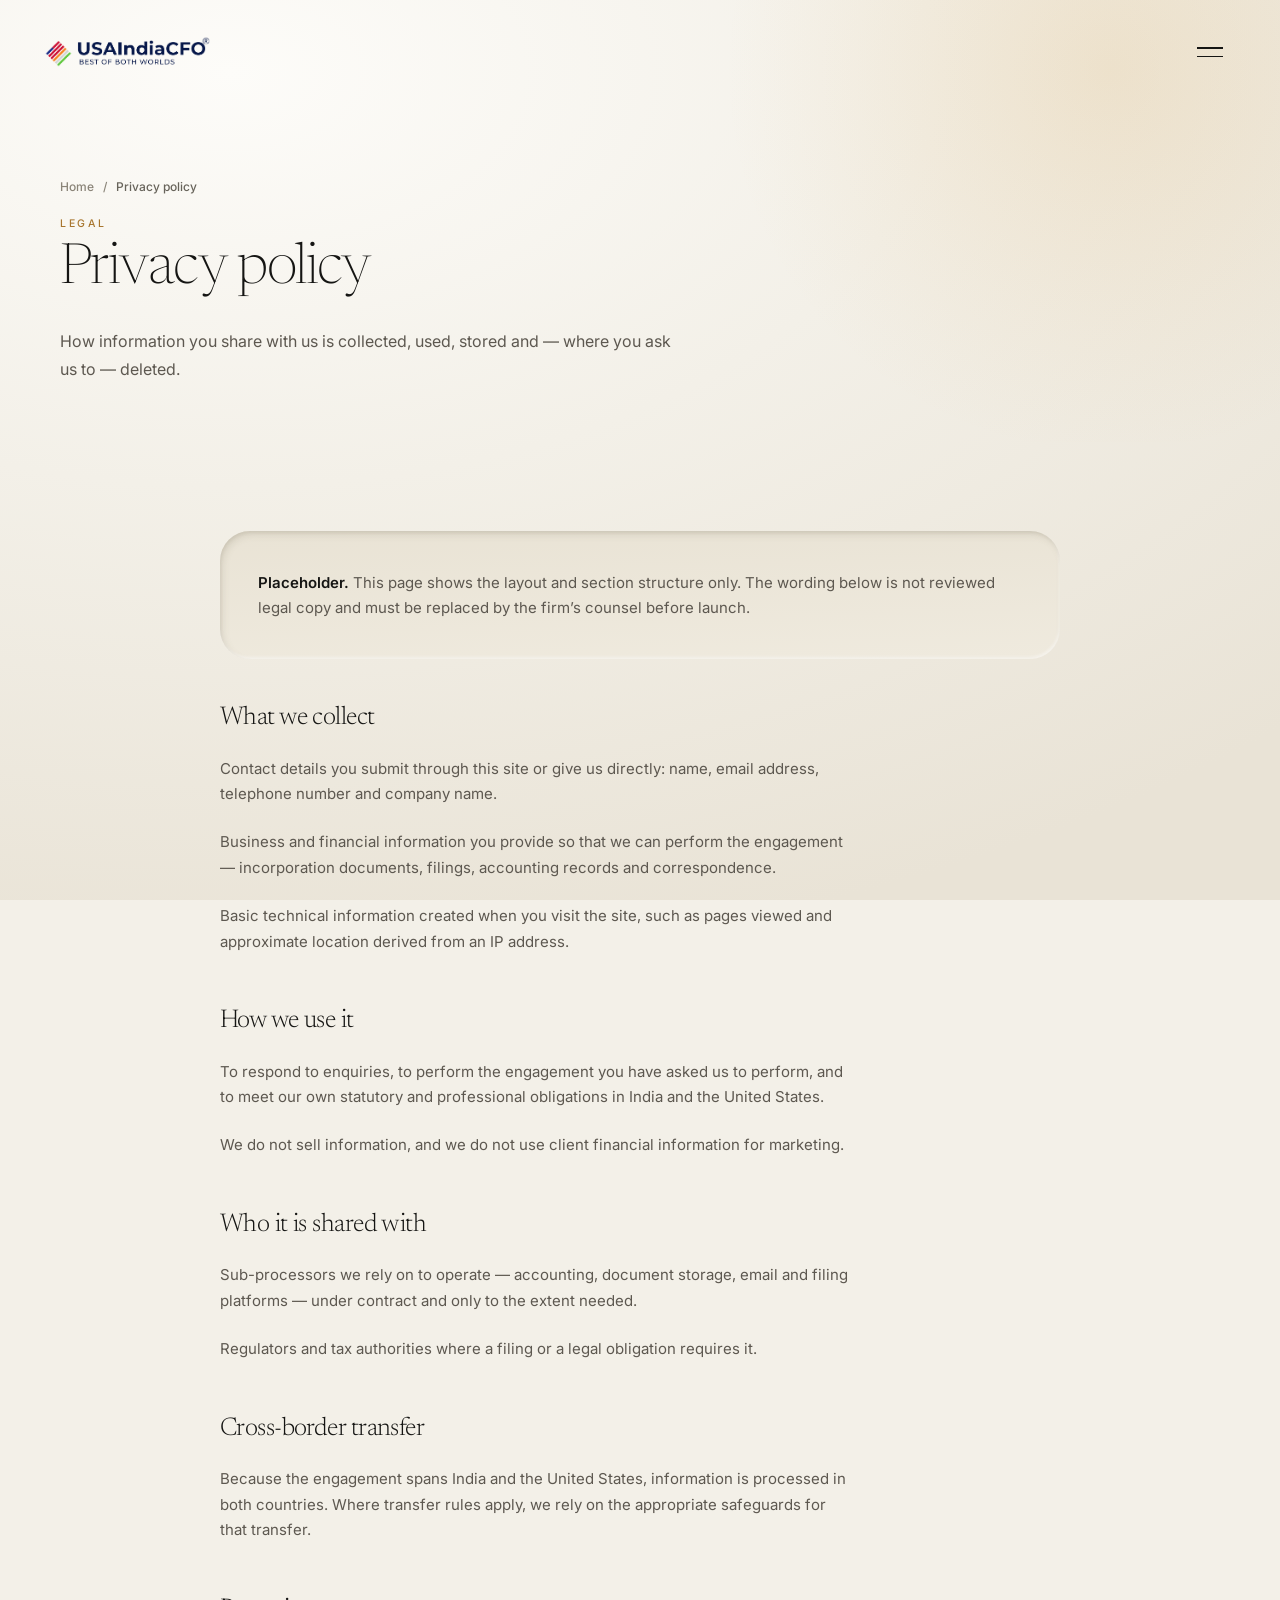
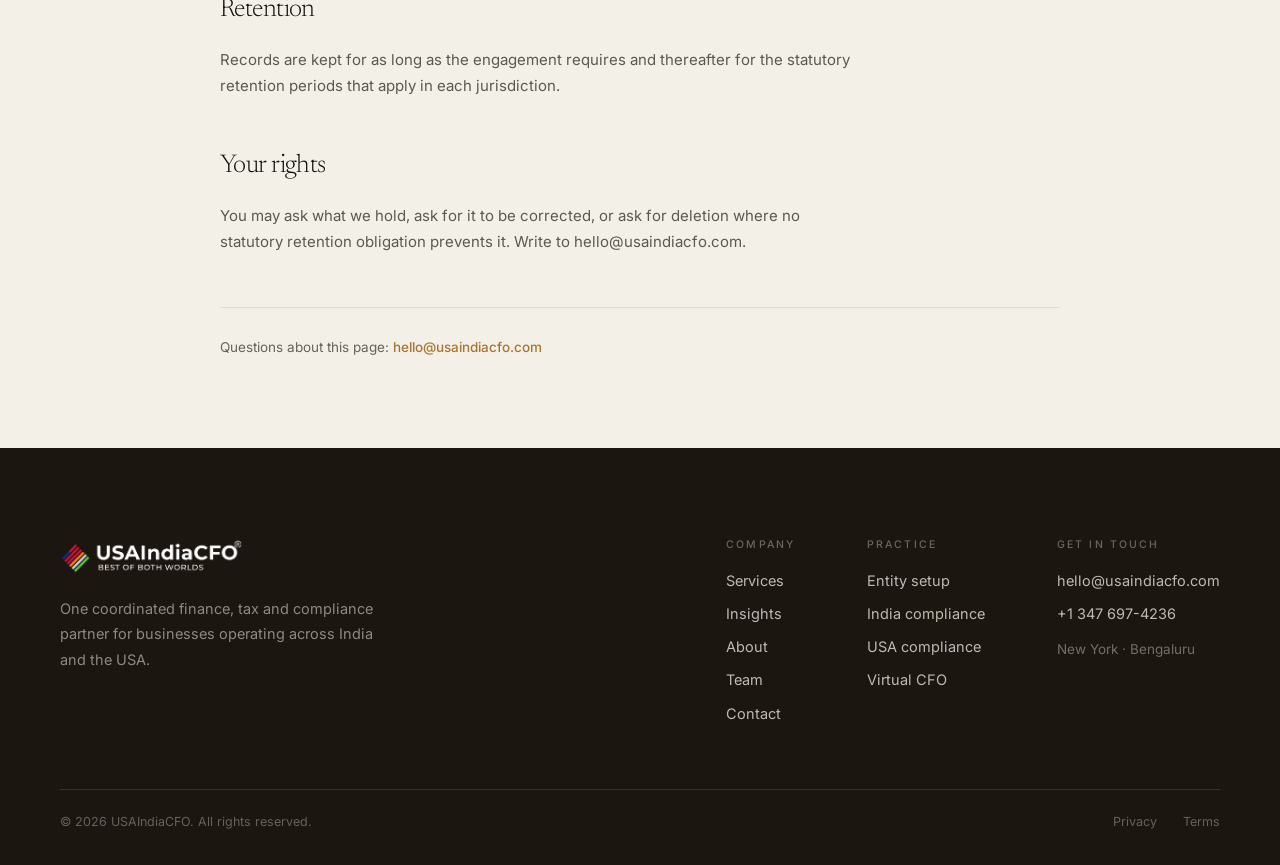
<file: v27/privacy.html>
<!DOCTYPE html>
<html lang="en">
<head>
<meta charset="utf-8">
<meta name="viewport" content="width=device-width, initial-scale=1">
<title>Privacy policy | USAIndiaCFO</title>
<meta name="description" content="How USAIndiaCFO handles personal and business information.">
<meta name="theme-color" content="#17120c">
<link rel="icon" href="data:image/svg+xml,%3Csvg xmlns='http://www.w3.org/2000/svg' viewBox='0 0 32 32'%3E%3Crect width='32' height='32' rx='7' fill='%2317120c'/%3E%3Cpath d='M16 6l8 5v10l-8 5-8-5V11z' fill='none' stroke='%23d8a24a' stroke-width='2'/%3E%3Cpath d='M16 12v8' stroke='%23d8a24a' stroke-width='2'/%3E%3C/svg%3E">
<link rel="preconnect" href="https://fonts.googleapis.com">
<link rel="preconnect" href="https://fonts.gstatic.com" crossorigin>
<link rel="stylesheet" href="https://fonts.googleapis.com/css2?family=Newsreader:ital,opsz,wght@0,6..72,200..500;1,6..72,200..400&family=Inter:wght@400;500;600&display=swap">
<link rel="stylesheet" href="css/clay.css">
</head>
<body>
<a href="#main" class="btn btn--clay" style="position:absolute;left:-9999px;top:12px;z-index:200"
   onfocus="this.style.left='12px'" onblur="this.style.left='-9999px'">Skip to content</a>

<header class="hdr">
  <div class="hdr__in">
    <a class="hdr__logo" href="index.html" aria-label="USAIndiaCFO — home">
      <img class="logo-colour" src="img/logo-colour.png" alt="USAIndiaCFO" width="168" height="32">
      <img class="logo-white" src="img/logo-white.png" alt="" aria-hidden="true" width="168" height="32">
    </a>
    <button class="burger" type="button" aria-label="Open menu" aria-expanded="false" aria-controls="drawer">
      <span></span><span></span>
    </button>
  </div>
</header>

<div class="drawer-veil" data-open="false" aria-hidden="true"></div>
<aside class="drawer" id="drawer" data-open="false" aria-hidden="true" aria-label="Menu">
  <a class="drawer__link" href="services.html">Services</a>
  <a class="drawer__link" href="insights.html">Insights</a>
  <a class="drawer__link" href="about.html">About</a>
  <a class="drawer__link" href="team.html">Team</a>
  <a class="drawer__link" href="contact.html">Contact</a>
  <div class="drawer__foot">
    <a class="link-arrow" style="color:#c99a52" href="contact.html">Schedule a call <svg width="13" height="13" viewBox="0 0 24 24" fill="none" stroke="currentColor" stroke-width="1.9" aria-hidden="true"><path d="M5 12h14M13 6l6 6-6 6"/></svg></a>
    <p class="small" style="margin-top:16px;color:rgba(248,243,232,.44)">
      +1 347 697-4236<br>hello@usaindiacfo.com<br>New York · Bengaluru</p>
  </div>
</aside>
<main id="main">

  <section class="phero">
    <div class="shell">
      <nav class="phero__crumb" aria-label="Breadcrumb"><a href="index.html">Home</a> <span aria-hidden="true">/</span> <span style="color:var(--ink-soft)">Privacy policy</span></nav>
      <div class="stack-sm" data-rise="0">
        <span class="eyebrow">Legal</span>
        <h1>Privacy policy</h1>
      </div>
      <p class="lede phero__lede" data-rise="0.08">How information you share with us is collected, used, stored and — where you ask us to — deleted.</p>
    </div>
  </section>

  <section class="section section--tight">
    <div class="shell shell--narrow">
<div class="clay clay--in clay-pad" data-rise="0" style="margin-bottom:44px"><p class="body"><strong style="color:var(--ink);font-weight:600">Placeholder.</strong> This page shows the layout and section structure only. The wording below is not reviewed legal copy and must be replaced by the firm&rsquo;s counsel before launch.</p></div>
      <div class="stack" data-rise="0" style="margin-bottom:52px">
        <h3>What we collect</h3>
        <div class="stack">
          <p class="body" style="max-width:70ch">Contact details you submit through this site or give us directly: name, email address, telephone number and company name.</p>
          <p class="body" style="max-width:70ch">Business and financial information you provide so that we can perform the engagement — incorporation documents, filings, accounting records and correspondence.</p>
          <p class="body" style="max-width:70ch">Basic technical information created when you visit the site, such as pages viewed and approximate location derived from an IP address.</p>
        </div>
      </div>
      <div class="stack" data-rise="0" style="margin-bottom:52px">
        <h3>How we use it</h3>
        <div class="stack">
          <p class="body" style="max-width:70ch">To respond to enquiries, to perform the engagement you have asked us to perform, and to meet our own statutory and professional obligations in India and the United States.</p>
          <p class="body" style="max-width:70ch">We do not sell information, and we do not use client financial information for marketing.</p>
        </div>
      </div>
      <div class="stack" data-rise="0" style="margin-bottom:52px">
        <h3>Who it is shared with</h3>
        <div class="stack">
          <p class="body" style="max-width:70ch">Sub-processors we rely on to operate — accounting, document storage, email and filing platforms — under contract and only to the extent needed.</p>
          <p class="body" style="max-width:70ch">Regulators and tax authorities where a filing or a legal obligation requires it.</p>
        </div>
      </div>
      <div class="stack" data-rise="0" style="margin-bottom:52px">
        <h3>Cross-border transfer</h3>
        <div class="stack">
          <p class="body" style="max-width:70ch">Because the engagement spans India and the United States, information is processed in both countries. Where transfer rules apply, we rely on the appropriate safeguards for that transfer.</p>
        </div>
      </div>
      <div class="stack" data-rise="0" style="margin-bottom:52px">
        <h3>Retention</h3>
        <div class="stack">
          <p class="body" style="max-width:70ch">Records are kept for as long as the engagement requires and thereafter for the statutory retention periods that apply in each jurisdiction.</p>
        </div>
      </div>
      <div class="stack" data-rise="0" style="margin-bottom:52px">
        <h3>Your rights</h3>
        <div class="stack">
          <p class="body" style="max-width:70ch">You may ask what we hold, ask for it to be corrected, or ask for deletion where no statutory retention obligation prevents it. Write to hello@usaindiacfo.com.</p>
        </div>
      </div>
      <p class="small" style="padding-top:28px;border-top:1px solid var(--line-soft)">
         Questions about this page: <a class="link-arrow" style="font-size:13.5px"
         href="mailto:hello@usaindiacfo.com">hello@usaindiacfo.com</a></p>
    </div>
  </section>
</main>

<footer class="ftr">
  <div class="shell">
    <div class="ftr__top">
      <div class="ftr__brand">
        <img src="img/logo-white.png" alt="USAIndiaCFO" width="184" height="34">
        <p>One coordinated finance, tax and compliance partner for businesses
           operating across India and the USA.</p>
      </div>
      <div class="ftr__cols">
        <div>
          <p class="ftr__h">Company</p>
          <a class="ftr__a" href="services.html">Services</a>
          <a class="ftr__a" href="insights.html">Insights</a>
          <a class="ftr__a" href="about.html">About</a>
          <a class="ftr__a" href="team.html">Team</a>
          <a class="ftr__a" href="contact.html">Contact</a>
        </div>
        <div>
          <p class="ftr__h">Practice</p>
          <a class="ftr__a" href="services-setup.html">Entity setup</a>
          <a class="ftr__a" href="services-india.html">India compliance</a>
          <a class="ftr__a" href="services-usa.html">USA compliance</a>
          <a class="ftr__a" href="services-cfo.html">Virtual CFO</a>
        </div>
        <div>
          <p class="ftr__h">Get in touch</p>
          <a class="ftr__a" href="mailto:hello@usaindiacfo.com">hello@usaindiacfo.com</a>
          <a class="ftr__a" href="tel:+13476974236">+1 347 697-4236</a>
          <p class="small" style="margin-top:14px;color:rgba(248,243,232,.4)">New York · Bengaluru</p>
        </div>
      </div>
    </div>
    <div class="ftr__meta">
      <p>© 2026 USAIndiaCFO. All rights reserved.</p>
      <div style="display:flex;gap:26px">
        <a href="privacy.html">Privacy</a>
        <a href="terms.html">Terms</a>
      </div>
    </div>
  </div>
</footer>

<script src="js/site.js"></script>
</body>
</html>
</file>
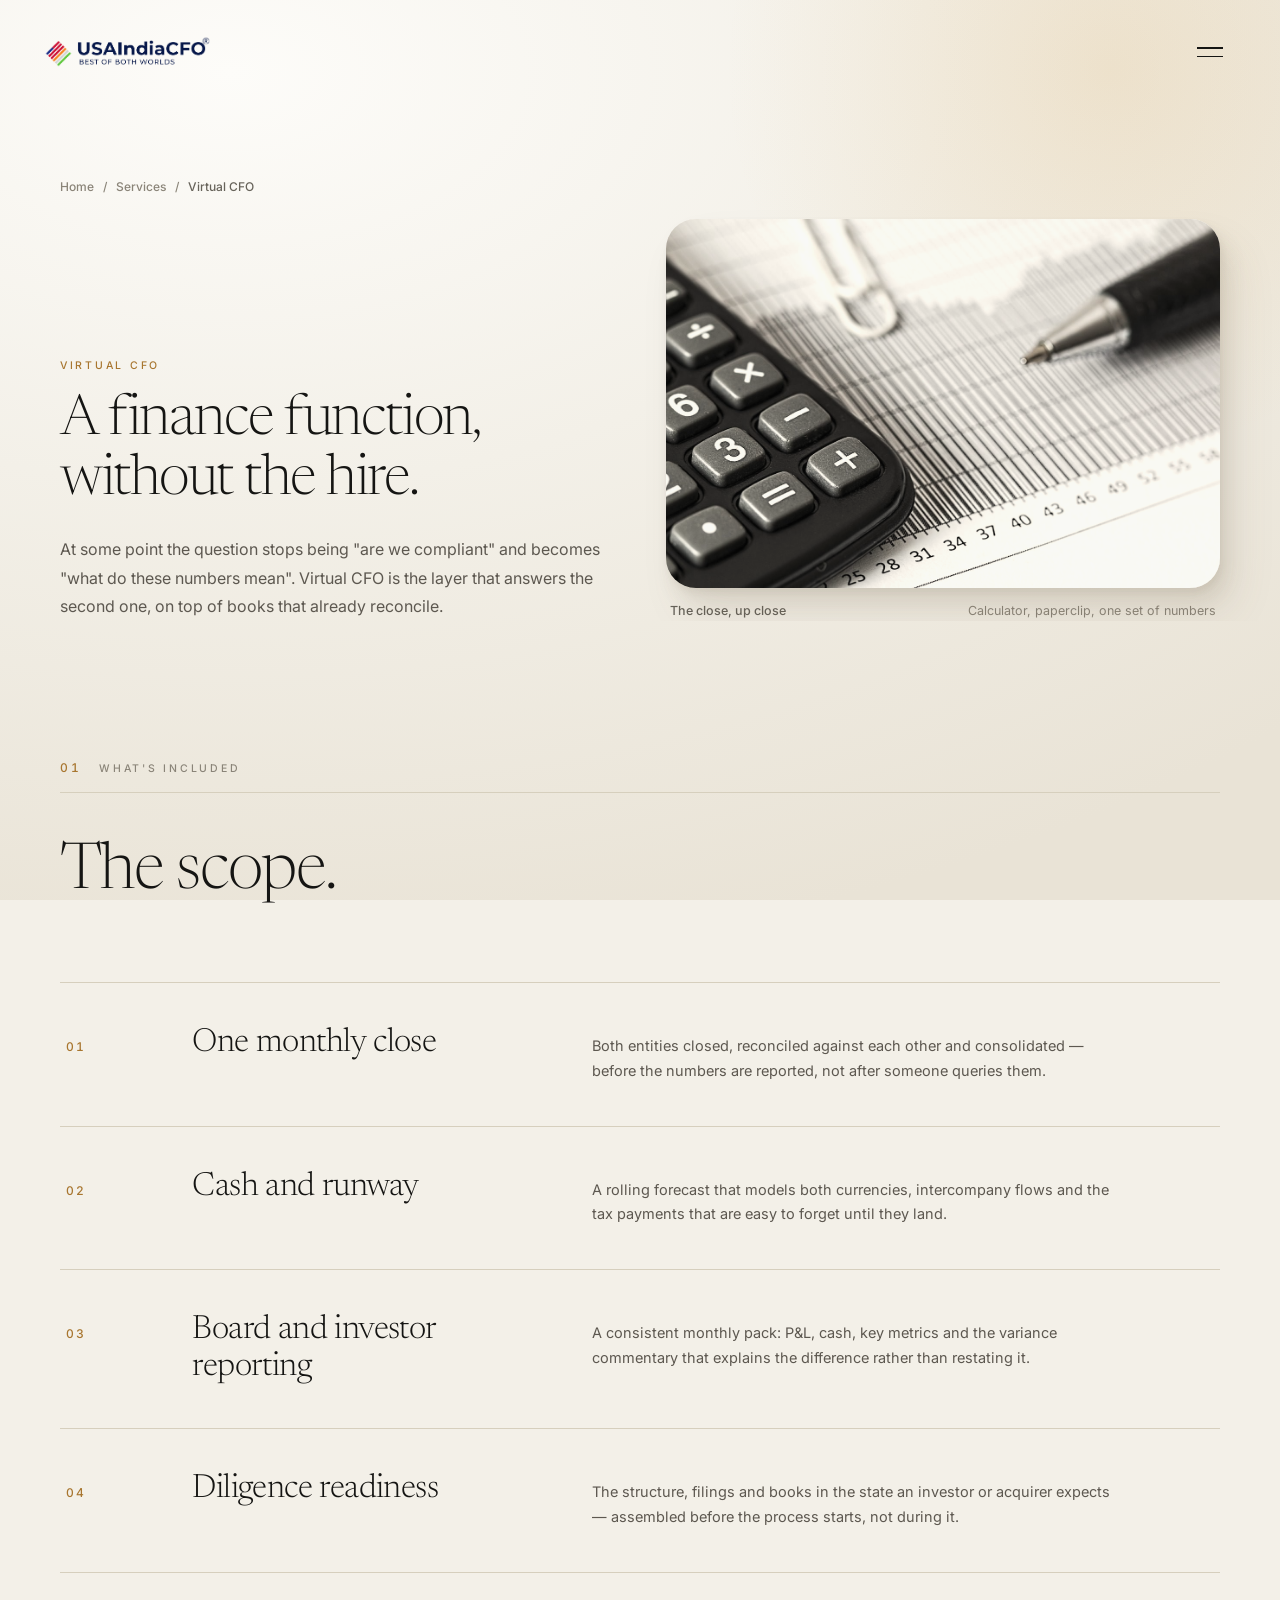
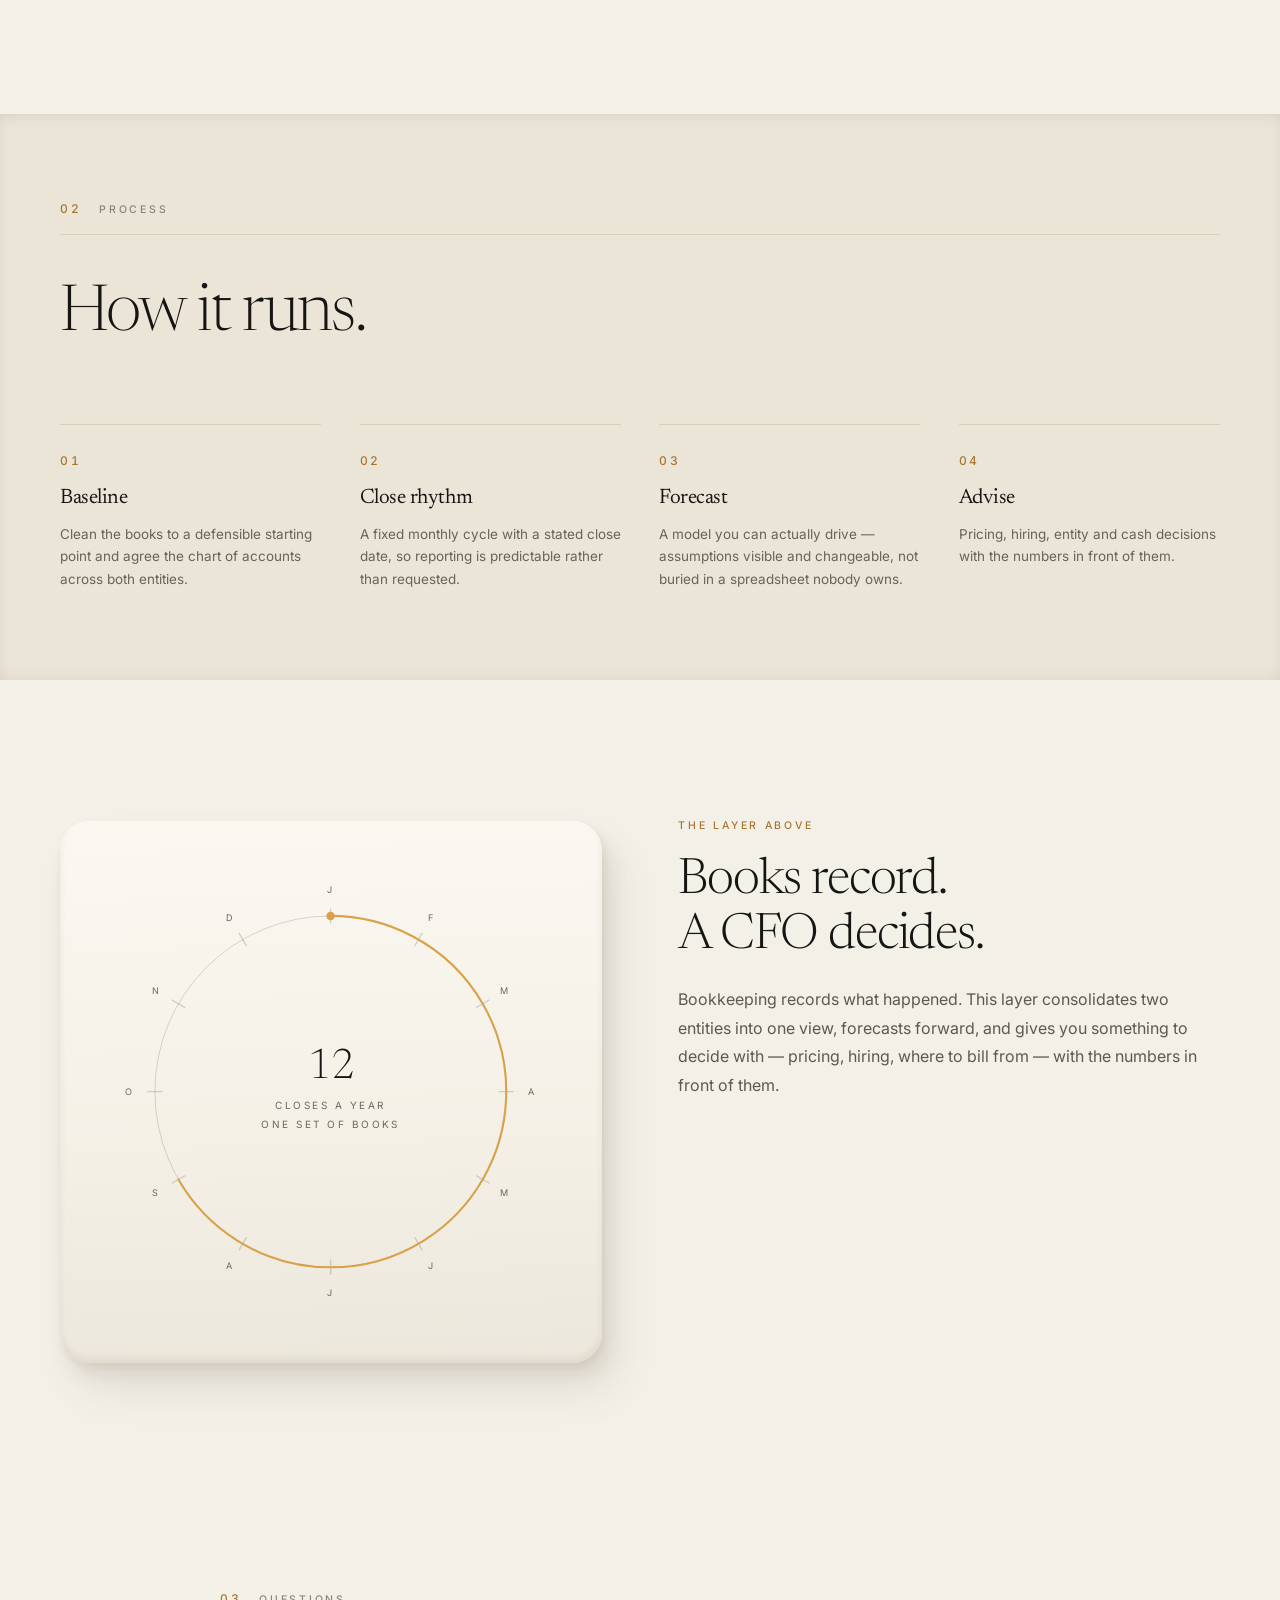
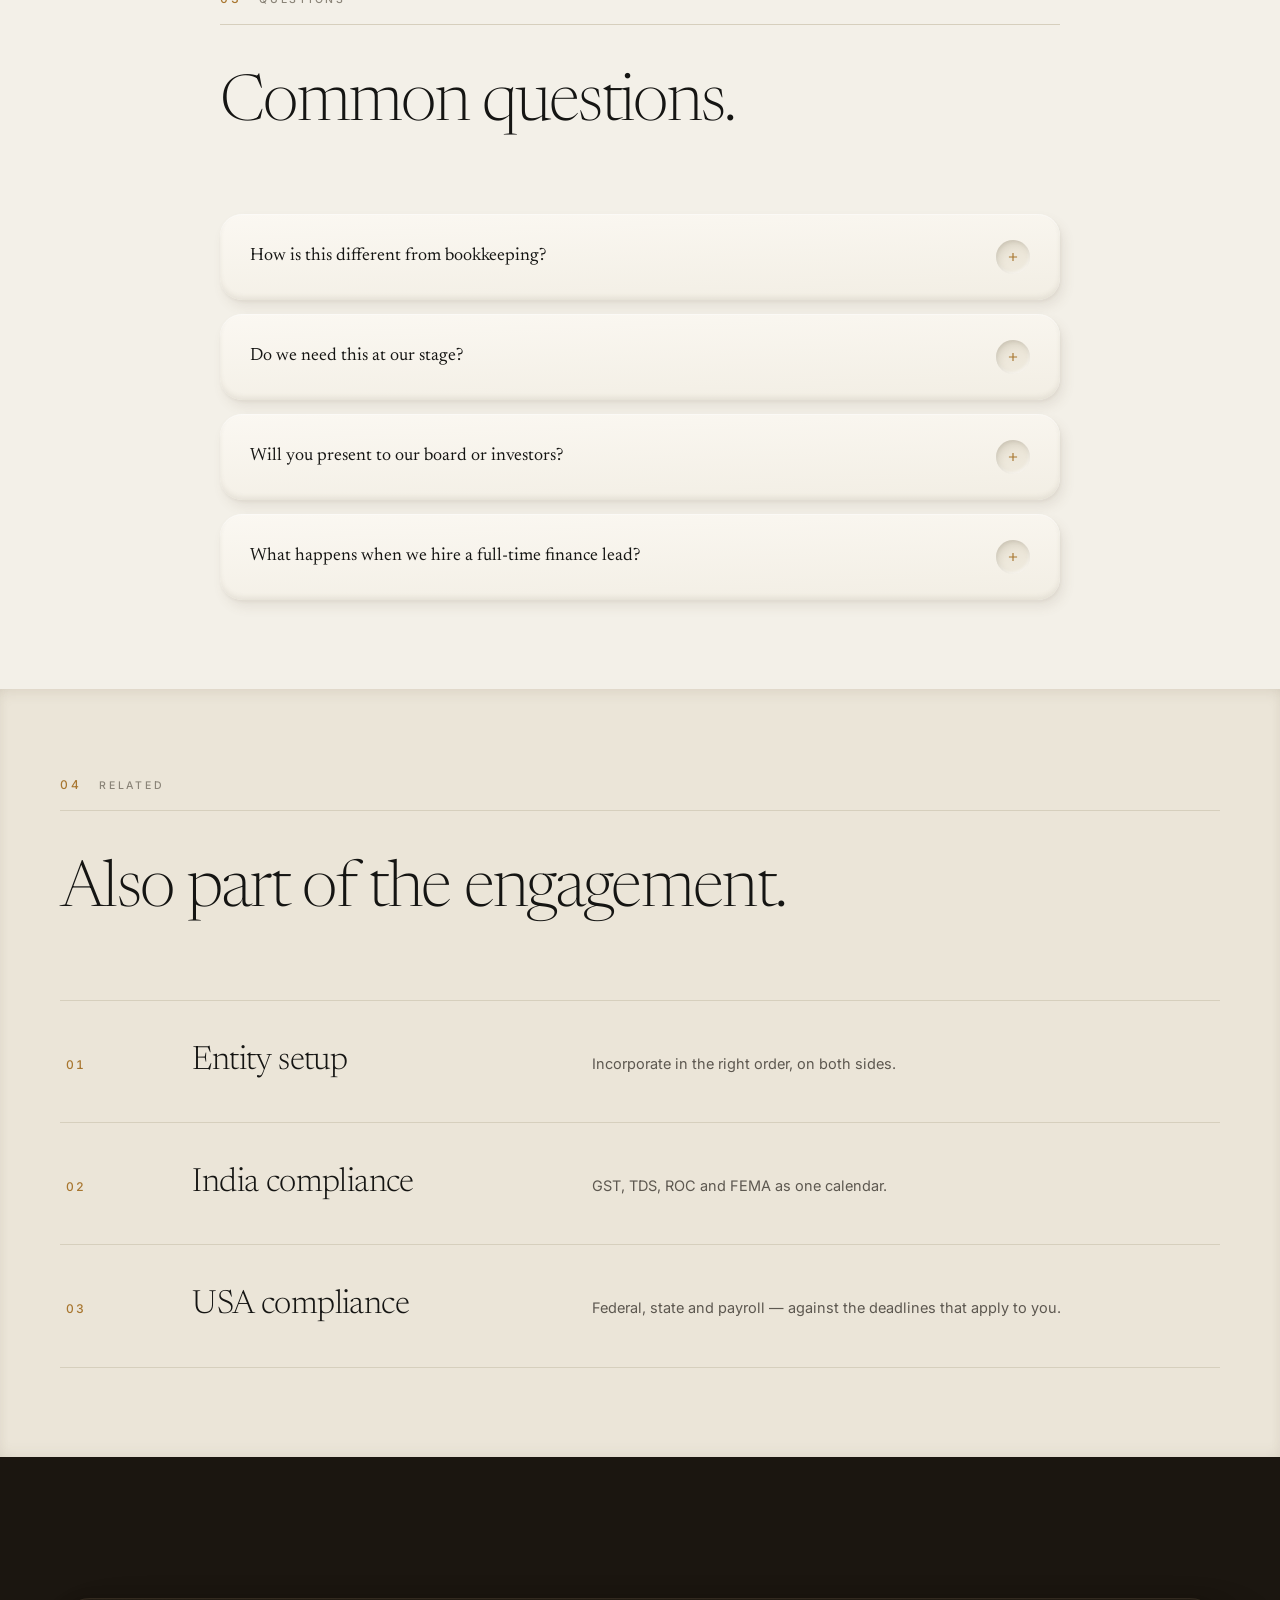
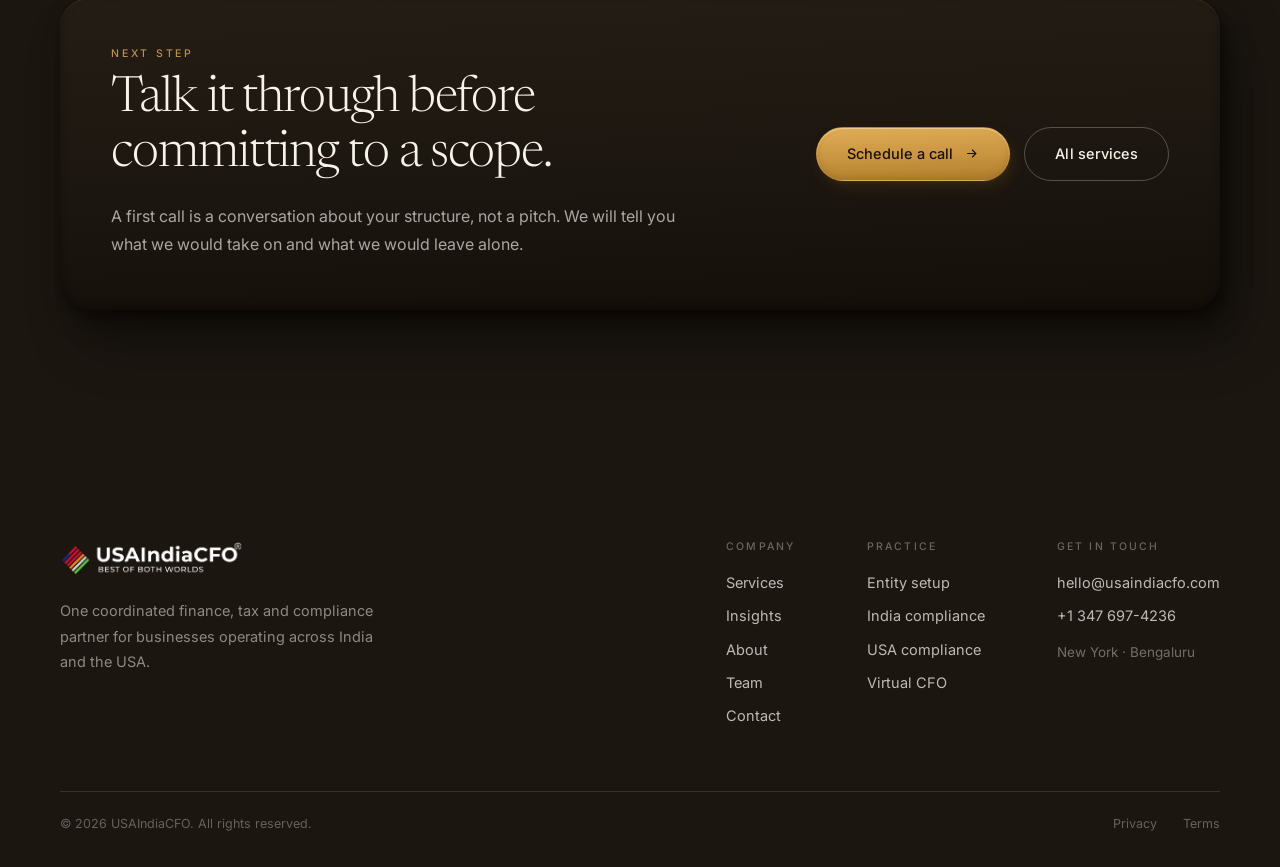
<file: v27/services-cfo.html>
<!DOCTYPE html>
<html lang="en">
<head>
<meta charset="utf-8">
<meta name="viewport" content="width=device-width, initial-scale=1">
<title>Virtual CFO — forecasting, reporting and diligence readiness | USAIndiaCFO</title>
<meta name="description" content="Monthly close across both entities, cash and runway forecasting, board reporting and diligence readiness for cross-border groups.">
<meta name="theme-color" content="#17120c">
<link rel="icon" href="data:image/svg+xml,%3Csvg xmlns='http://www.w3.org/2000/svg' viewBox='0 0 32 32'%3E%3Crect width='32' height='32' rx='7' fill='%2317120c'/%3E%3Cpath d='M16 6l8 5v10l-8 5-8-5V11z' fill='none' stroke='%23d8a24a' stroke-width='2'/%3E%3Cpath d='M16 12v8' stroke='%23d8a24a' stroke-width='2'/%3E%3C/svg%3E">
<link rel="preconnect" href="https://fonts.googleapis.com">
<link rel="preconnect" href="https://fonts.gstatic.com" crossorigin>
<link rel="stylesheet" href="https://fonts.googleapis.com/css2?family=Newsreader:ital,opsz,wght@0,6..72,200..500;1,6..72,200..400&family=Inter:wght@400;500;600&display=swap">
<link rel="stylesheet" href="css/clay.css">
</head>
<body>
<a href="#main" class="btn btn--clay" style="position:absolute;left:-9999px;top:12px;z-index:200"
   onfocus="this.style.left='12px'" onblur="this.style.left='-9999px'">Skip to content</a>

<header class="hdr">
  <div class="hdr__in">
    <a class="hdr__logo" href="index.html" aria-label="USAIndiaCFO — home">
      <img class="logo-colour" src="img/logo-colour.png" alt="USAIndiaCFO" width="168" height="32">
      <img class="logo-white" src="img/logo-white.png" alt="" aria-hidden="true" width="168" height="32">
    </a>
    <button class="burger" type="button" aria-label="Open menu" aria-expanded="false" aria-controls="drawer">
      <span></span><span></span>
    </button>
  </div>
</header>

<div class="drawer-veil" data-open="false" aria-hidden="true"></div>
<aside class="drawer" id="drawer" data-open="false" aria-hidden="true" aria-label="Menu">
  <a class="drawer__link" href="services.html">Services</a>
  <a class="drawer__link" href="insights.html">Insights</a>
  <a class="drawer__link" href="about.html">About</a>
  <a class="drawer__link" href="team.html">Team</a>
  <a class="drawer__link" href="contact.html">Contact</a>
  <div class="drawer__foot">
    <a class="link-arrow" style="color:#c99a52" href="contact.html">Schedule a call <svg width="13" height="13" viewBox="0 0 24 24" fill="none" stroke="currentColor" stroke-width="1.9" aria-hidden="true"><path d="M5 12h14M13 6l6 6-6 6"/></svg></a>
    <p class="small" style="margin-top:16px;color:rgba(248,243,232,.44)">
      +1 347 697-4236<br>hello@usaindiacfo.com<br>New York · Bengaluru</p>
  </div>
</aside>
<main id="main">

  <section class="phero" style="padding-bottom:0">
    <div class="shell">
      <nav class="phero__crumb" aria-label="Breadcrumb"><a href="index.html">Home</a>
        <span aria-hidden="true">/</span> <a href="services.html">Services</a>
        <span aria-hidden="true">/</span> <span style="color:var(--ink-soft)">Virtual CFO</span></nav>
      <div class="duet" style="align-items:end;gap:clamp(32px,4vw,72px)">
        <div data-rise="0">
          <span class="eyebrow">Virtual CFO</span>
          <h1 class="display-lg" style="margin-top:20px">A finance function, without the hire.</h1>
          <p class="lede" style="margin-top:24px;max-width:56ch">At some point the question stops being "are we compliant" and becomes "what do these numbers mean". Virtual CFO is the layer that answers the second one, on top of books that already reconcile.</p>
        </div>
        <div class="duet__media" style="position:relative;top:0">
      <figure class="figure" data-rise-scale data-delay="0.15">
        <div class="figure__frame  ar-32"><img src="../v2img/15.jpg" alt="The close, up close" loading="lazy" decoding="async"></div>
        <div class="figure__cap"><b>The close, up close</b><span>Calculator, paperclip, one set of numbers</span></div>
      </figure>
        </div>
      </div>
    </div>
  </section>

  <section class="section">
    <div class="shell">
      <div class="chapter" data-rise="0">
        <div class="chapter__rule">
          <span class="chapter__no">01</span>
          <span class="chapter__label">What's included</span>
        </div>
        <div class="chapter__row">
          <h3 class="display-lg ">The scope.</h3>
        </div>
      </div>

      <div class="index-list" data-stagger>
        <div class="index-row">
          <span class="index-row__no">01</span>
          <span class="index-row__title">One monthly close</span>
          <span class="index-row__body">Both entities closed, reconciled against each other and consolidated — before the numbers are reported, not after someone queries them.</span>
          
        </div>
        <div class="index-row">
          <span class="index-row__no">02</span>
          <span class="index-row__title">Cash and runway</span>
          <span class="index-row__body">A rolling forecast that models both currencies, intercompany flows and the tax payments that are easy to forget until they land.</span>
          
        </div>
        <div class="index-row">
          <span class="index-row__no">03</span>
          <span class="index-row__title">Board and investor reporting</span>
          <span class="index-row__body">A consistent monthly pack: P&L, cash, key metrics and the variance commentary that explains the difference rather than restating it.</span>
          
        </div>
        <div class="index-row">
          <span class="index-row__no">04</span>
          <span class="index-row__title">Diligence readiness</span>
          <span class="index-row__body">The structure, filings and books in the state an investor or acquirer expects — assembled before the process starts, not during it.</span>
          
        </div>
      </div>
    </div>
  </section>

  <section class="section section--sunk section--tight">
    <div class="shell">
      <div class="chapter" data-rise="0">
        <div class="chapter__rule">
          <span class="chapter__no">02</span>
          <span class="chapter__label">Process</span>
        </div>
        <div class="chapter__row">
          <h3 class="display-lg ">How it runs.</h3>
        </div>
      </div>

      <div class="grid grid-4" style="gap:clamp(22px,3vw,40px)">
        <div data-rise="0.00" style="border-top:1px solid var(--line);padding-top:22px">
          <span class="chapter__no">01</span>
          <h4 style="margin-top:14px">Baseline</h4>
          <p class="small" style="margin-top:10px">Clean the books to a defensible starting point and agree the chart of accounts across both entities.</p>
        </div>
        <div data-rise="0.07" style="border-top:1px solid var(--line);padding-top:22px">
          <span class="chapter__no">02</span>
          <h4 style="margin-top:14px">Close rhythm</h4>
          <p class="small" style="margin-top:10px">A fixed monthly cycle with a stated close date, so reporting is predictable rather than requested.</p>
        </div>
        <div data-rise="0.14" style="border-top:1px solid var(--line);padding-top:22px">
          <span class="chapter__no">03</span>
          <h4 style="margin-top:14px">Forecast</h4>
          <p class="small" style="margin-top:10px">A model you can actually drive — assumptions visible and changeable, not buried in a spreadsheet nobody owns.</p>
        </div>
        <div data-rise="0.21" style="border-top:1px solid var(--line);padding-top:22px">
          <span class="chapter__no">04</span>
          <h4 style="margin-top:14px">Advise</h4>
          <p class="small" style="margin-top:10px">Pricing, hiring, entity and cash decisions with the numbers in front of them.</p>
        </div>
      </div>
    </div>
  </section>

  <section class="section">
    <div class="shell">
      <div class="duet duet--flip">
        <div class="duet__media">
          <div class="clay clay-pad-lg" data-rise="0" data-draw>
<svg viewBox="0 0 460 460" fill="none" role="img"
     aria-label="Twelve monthly closes on one ring" style="display:block;width:100%;height:auto">
  <circle cx="230" cy="230" r="184" stroke="rgba(21,21,19,.16)" stroke-width="1"/>
  <line x1="230.0" y1="54.0" x2="230.0" y2="38.0" stroke="rgba(21,21,19,.16)" stroke-width="1.4"/><text x="230.0" y="22.5" text-anchor="middle" fill="rgba(93,88,80,.9)" font-family="Inter,sans-serif" font-size="9.5" letter-spacing="1.5">J</text><line x1="318.0" y1="77.6" x2="326.0" y2="63.7" stroke="rgba(21,21,19,.16)" stroke-width="1.4"/><text x="335.5" y="50.8" text-anchor="middle" fill="rgba(93,88,80,.9)" font-family="Inter,sans-serif" font-size="9.5" letter-spacing="1.5">F</text><line x1="382.4" y1="142.0" x2="396.3" y2="134.0" stroke="rgba(21,21,19,.16)" stroke-width="1.4"/><text x="412.7" y="128.0" text-anchor="middle" fill="rgba(93,88,80,.9)" font-family="Inter,sans-serif" font-size="9.5" letter-spacing="1.5">M</text><line x1="406.0" y1="230.0" x2="422.0" y2="230.0" stroke="rgba(21,21,19,.16)" stroke-width="1.4"/><text x="441.0" y="233.5" text-anchor="middle" fill="rgba(93,88,80,.9)" font-family="Inter,sans-serif" font-size="9.5" letter-spacing="1.5">A</text><line x1="382.4" y1="318.0" x2="396.3" y2="326.0" stroke="rgba(21,21,19,.16)" stroke-width="1.4"/><text x="412.7" y="339.0" text-anchor="middle" fill="rgba(93,88,80,.9)" font-family="Inter,sans-serif" font-size="9.5" letter-spacing="1.5">M</text><line x1="318.0" y1="382.4" x2="326.0" y2="396.3" stroke="rgba(21,21,19,.16)" stroke-width="1.4"/><text x="335.5" y="416.2" text-anchor="middle" fill="rgba(93,88,80,.9)" font-family="Inter,sans-serif" font-size="9.5" letter-spacing="1.5">J</text><line x1="230.0" y1="406.0" x2="230.0" y2="422.0" stroke="rgba(21,21,19,.16)" stroke-width="1.4"/><text x="230.0" y="444.5" text-anchor="middle" fill="rgba(93,88,80,.9)" font-family="Inter,sans-serif" font-size="9.5" letter-spacing="1.5">J</text><line x1="142.0" y1="382.4" x2="134.0" y2="396.3" stroke="rgba(21,21,19,.16)" stroke-width="1.4"/><text x="124.5" y="416.2" text-anchor="middle" fill="rgba(93,88,80,.9)" font-family="Inter,sans-serif" font-size="9.5" letter-spacing="1.5">A</text><line x1="77.6" y1="318.0" x2="63.7" y2="326.0" stroke="rgba(21,21,19,.16)" stroke-width="1.4"/><text x="47.3" y="339.0" text-anchor="middle" fill="rgba(93,88,80,.9)" font-family="Inter,sans-serif" font-size="9.5" letter-spacing="1.5">S</text><line x1="54.0" y1="230.0" x2="38.0" y2="230.0" stroke="rgba(21,21,19,.16)" stroke-width="1.4"/><text x="19.0" y="233.5" text-anchor="middle" fill="rgba(93,88,80,.9)" font-family="Inter,sans-serif" font-size="9.5" letter-spacing="1.5">O</text><line x1="77.6" y1="142.0" x2="63.7" y2="134.0" stroke="rgba(21,21,19,.16)" stroke-width="1.4"/><text x="47.3" y="128.0" text-anchor="middle" fill="rgba(93,88,80,.9)" font-family="Inter,sans-serif" font-size="9.5" letter-spacing="1.5">N</text><line x1="142.0" y1="77.6" x2="134.0" y2="63.7" stroke="rgba(21,21,19,.16)" stroke-width="1.4"/><text x="124.5" y="50.8" text-anchor="middle" fill="rgba(93,88,80,.9)" font-family="Inter,sans-serif" font-size="9.5" letter-spacing="1.5">D</text>
  <path class="draw--slow" pathLength="1" stroke="#d8a24a" stroke-width="2.2" stroke-linecap="round"
        d="M230 46 A 184 184 0 1 1 70.6 322"/>
  <circle class="pulse" cx="230" cy="46" r="4.5" fill="#d8a24a"/>
  <text x="230" y="216" text-anchor="middle" fill="#151513"
        font-family="Newsreader,Georgia,serif" font-size="44" font-weight="250">12</text>
  <text x="230" y="248" text-anchor="middle" fill="rgba(93,88,80,.9)"
        font-family="Inter,sans-serif" font-size="10.5" letter-spacing="2.6">CLOSES A YEAR</text>
  <text x="230" y="268" text-anchor="middle" fill="rgba(93,88,80,.9)"
        font-family="Inter,sans-serif" font-size="10.5" letter-spacing="2.6">ONE SET OF BOOKS</text>
</svg>          </div>
        </div>
        <div class="duet__copy">
          <span class="eyebrow" data-rise="0">The layer above</span>
          <h2 data-rise="0.05">Books record. A CFO decides.</h2>
          <p class="lede" data-rise="0.1">Bookkeeping records what happened. This layer consolidates two entities into one view, forecasts forward, and gives you something to decide with — pricing, hiring, where to bill from — with the numbers in front of them.</p>
        </div>
      </div>
    </div>
  </section>

  <section class="section section--tight">
    <div class="shell shell--narrow">
      <div class="chapter" data-rise="0">
        <div class="chapter__rule">
          <span class="chapter__no">03</span>
          <span class="chapter__label">Questions</span>
        </div>
        <div class="chapter__row">
          <h3 class="display-lg ">Common questions.</h3>
        </div>
      </div>

      <div class="acc">
        <div class="acc__item" data-open="false" data-rise="0">
          <button class="acc__btn" type="button">
            <span>How is this different from bookkeeping?</span>
            <span class="acc__sign"><svg width="14" height="14" viewBox="0 0 24 24" fill="none" stroke="currentColor" stroke-width="2" aria-hidden="true"><path d="M12 5v14M5 12h14"/></svg></span>
          </button>
          <div class="acc__panel"><div><p>Bookkeeping records what happened. This is the layer that consolidates two entities into one view, forecasts forward and gives you something to decide with. It sits on top of bookkeeping and does not replace it — and it does not work if the underlying books are not reliable, which is why the first phase is always a baseline.</p></div></div>
        </div>
        <div class="acc__item" data-open="false" data-rise="0">
          <button class="acc__btn" type="button">
            <span>Do we need this at our stage?</span>
            <span class="acc__sign"><svg width="14" height="14" viewBox="0 0 24 24" fill="none" stroke="currentColor" stroke-width="2" aria-hidden="true"><path d="M12 5v14M5 12h14"/></svg></span>
          </button>
          <div class="acc__panel"><div><p>Usually not before there is real cash movement in both jurisdictions. The signal is not revenue, it is that you are making decisions — pricing, hiring, where to bill from — where a wrong answer is expensive and the current numbers cannot settle the question.</p></div></div>
        </div>
        <div class="acc__item" data-open="false" data-rise="0">
          <button class="acc__btn" type="button">
            <span>Will you present to our board or investors?</span>
            <span class="acc__sign"><svg width="14" height="14" viewBox="0 0 24 24" fill="none" stroke="currentColor" stroke-width="2" aria-hidden="true"><path d="M12 5v14M5 12h14"/></svg></span>
          </button>
          <div class="acc__panel"><div><p>Yes, where that is useful. More often the value is that the pack is consistent month to month, so the meeting is about the business rather than about reconciling the numbers.</p></div></div>
        </div>
        <div class="acc__item" data-open="false" data-rise="0">
          <button class="acc__btn" type="button">
            <span>What happens when we hire a full-time finance lead?</span>
            <span class="acc__sign"><svg width="14" height="14" viewBox="0 0 24 24" fill="none" stroke="currentColor" stroke-width="2" aria-hidden="true"><path d="M12 5v14M5 12h14"/></svg></span>
          </button>
          <div class="acc__panel"><div><p>That is the intended outcome. We hand over documented processes, a populated calendar and clean books, and can stay on the cross-border layer if that is still the hardest part.</p></div></div>
        </div>
      </div>
    </div>
  </section>

  <section class="section section--sunk section--tight">
    <div class="shell">
      <div class="chapter" data-rise="0">
        <div class="chapter__rule">
          <span class="chapter__no">04</span>
          <span class="chapter__label">Related</span>
        </div>
        <div class="chapter__row">
          <h3 class="display-lg ">Also part of the engagement.</h3>
        </div>
      </div>

      <div class="index-list" data-stagger>
        <a class="index-row" href="services-setup.html">
          <span class="index-row__no">01</span>
          <span class="index-row__title">Entity setup</span>
          <span class="index-row__body">Incorporate in the right order, on both sides.</span>
          <span class="index-row__arrow"><svg width="15" height="15" viewBox="0 0 24 24" fill="none" stroke="currentColor" stroke-width="1.8" aria-hidden="true"><path d="M5 12h14M13 6l6 6-6 6"/></svg></span>
        </a>
        <a class="index-row" href="services-india.html">
          <span class="index-row__no">02</span>
          <span class="index-row__title">India compliance</span>
          <span class="index-row__body">GST, TDS, ROC and FEMA as one calendar.</span>
          <span class="index-row__arrow"><svg width="15" height="15" viewBox="0 0 24 24" fill="none" stroke="currentColor" stroke-width="1.8" aria-hidden="true"><path d="M5 12h14M13 6l6 6-6 6"/></svg></span>
        </a>
        <a class="index-row" href="services-usa.html">
          <span class="index-row__no">03</span>
          <span class="index-row__title">USA compliance</span>
          <span class="index-row__body">Federal, state and payroll — against the deadlines that apply to you.</span>
          <span class="index-row__arrow"><svg width="15" height="15" viewBox="0 0 24 24" fill="none" stroke="currentColor" stroke-width="1.8" aria-hidden="true"><path d="M5 12h14M13 6l6 6-6 6"/></svg></span>
        </a>
      </div>
    </div>
  </section>

  <section class="section section--dark" data-chrome-dark-skip>
    <div class="shell">
      <div class="clay clay--dark clay-pad-lg" data-rise="0"
           style="display:flex;align-items:center;justify-content:space-between;gap:48px;flex-wrap:wrap">
        <div class="stack-sm" style="max-width:600px">
          <span class="eyebrow eyebrow--on-dark">Next step</span>
          <h2>Talk it through before committing to a scope.</h2>
          <p class="lede" style="margin-top:8px">A first call is a conversation about your structure, not a pitch. We will tell you what we would take on and what we would leave alone.</p>
        </div>
        <div style="display:flex;gap:14px;flex-wrap:wrap">
          <a class="btn btn--primary" href="contact.html">Schedule a call <svg width="15" height="15" viewBox="0 0 24 24" fill="none" stroke="currentColor" stroke-width="1.8" aria-hidden="true"><path d="M5 12h14M13 6l6 6-6 6"/></svg></a>
          <a class="btn btn--ghost-dark" href="services.html">All services</a>
        </div>
      </div>
    </div>
  </section>
</main>

<footer class="ftr">
  <div class="shell">
    <div class="ftr__top">
      <div class="ftr__brand">
        <img src="img/logo-white.png" alt="USAIndiaCFO" width="184" height="34">
        <p>One coordinated finance, tax and compliance partner for businesses
           operating across India and the USA.</p>
      </div>
      <div class="ftr__cols">
        <div>
          <p class="ftr__h">Company</p>
          <a class="ftr__a" href="services.html">Services</a>
          <a class="ftr__a" href="insights.html">Insights</a>
          <a class="ftr__a" href="about.html">About</a>
          <a class="ftr__a" href="team.html">Team</a>
          <a class="ftr__a" href="contact.html">Contact</a>
        </div>
        <div>
          <p class="ftr__h">Practice</p>
          <a class="ftr__a" href="services-setup.html">Entity setup</a>
          <a class="ftr__a" href="services-india.html">India compliance</a>
          <a class="ftr__a" href="services-usa.html">USA compliance</a>
          <a class="ftr__a" href="services-cfo.html">Virtual CFO</a>
        </div>
        <div>
          <p class="ftr__h">Get in touch</p>
          <a class="ftr__a" href="mailto:hello@usaindiacfo.com">hello@usaindiacfo.com</a>
          <a class="ftr__a" href="tel:+13476974236">+1 347 697-4236</a>
          <p class="small" style="margin-top:14px;color:rgba(248,243,232,.4)">New York · Bengaluru</p>
        </div>
      </div>
    </div>
    <div class="ftr__meta">
      <p>© 2026 USAIndiaCFO. All rights reserved.</p>
      <div style="display:flex;gap:26px">
        <a href="privacy.html">Privacy</a>
        <a href="terms.html">Terms</a>
      </div>
    </div>
  </div>
</footer>

<script src="js/site.js"></script>
</body>
</html>
</file>
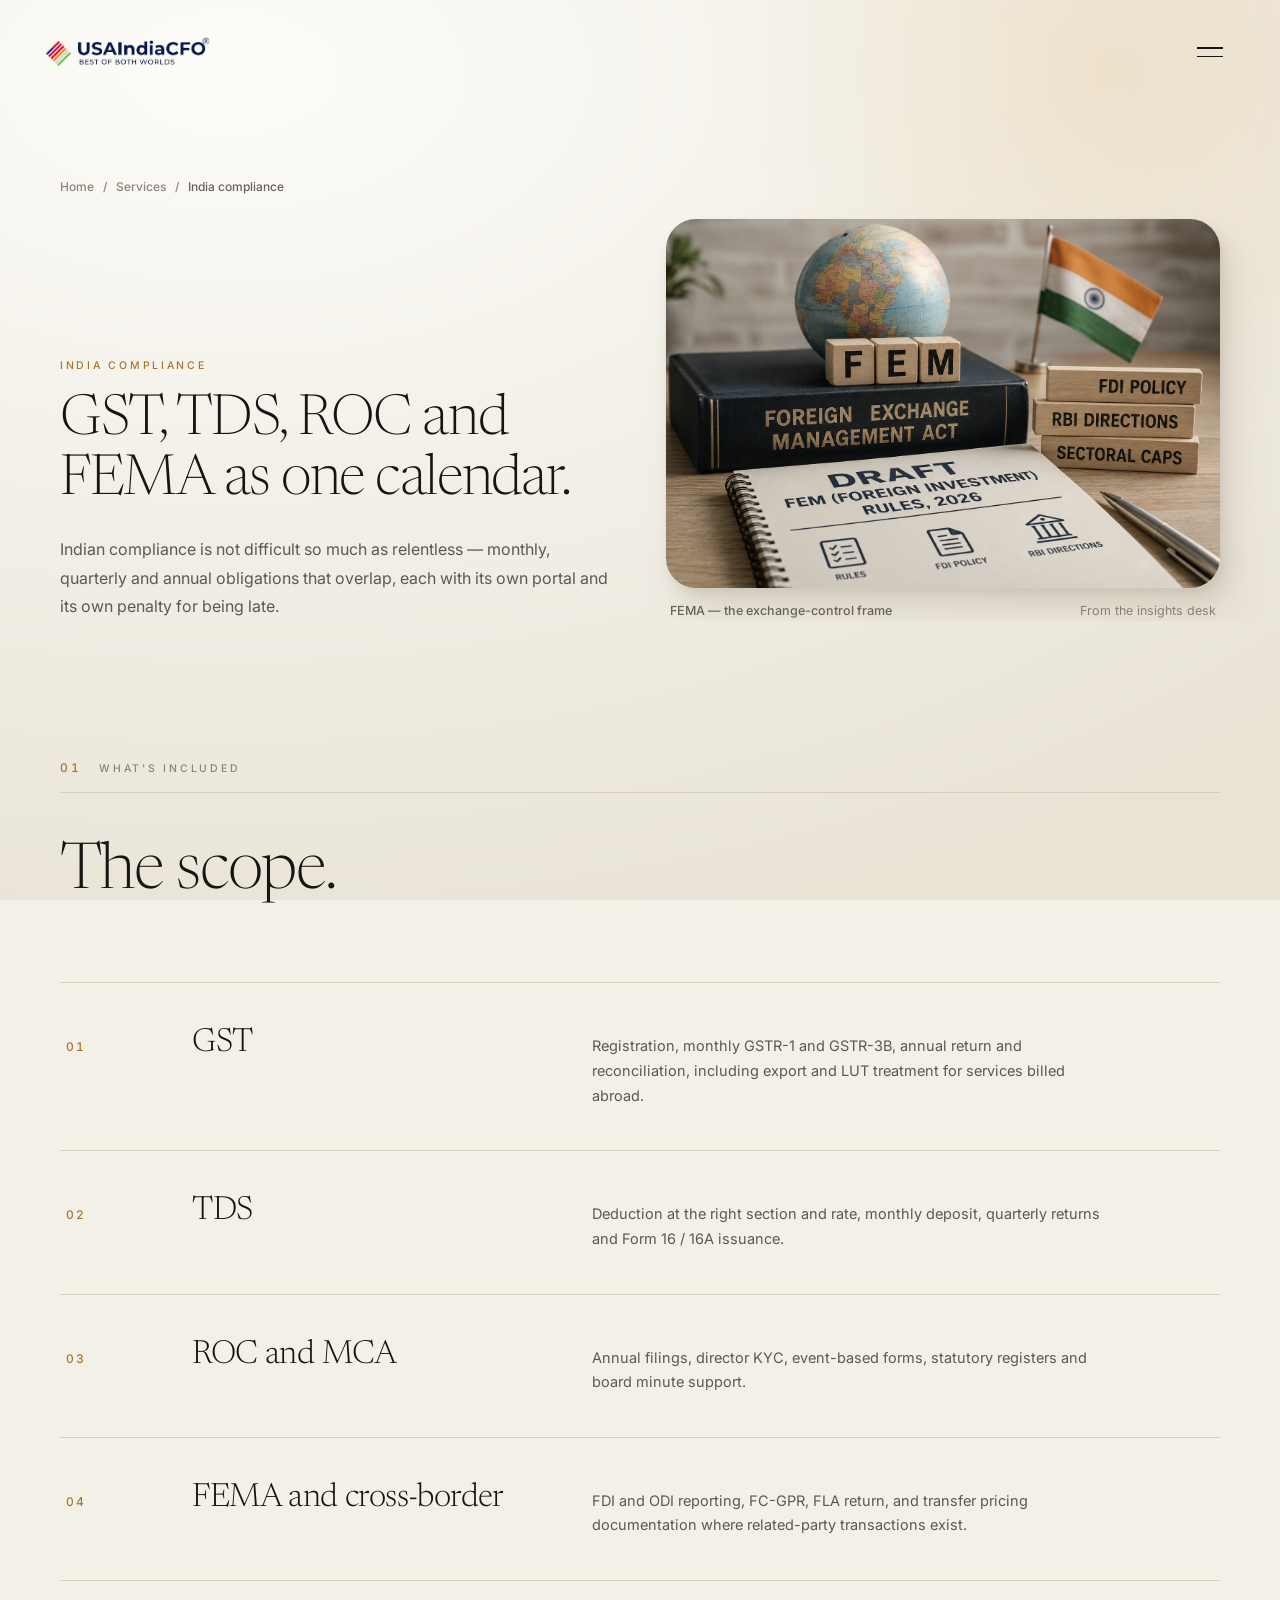
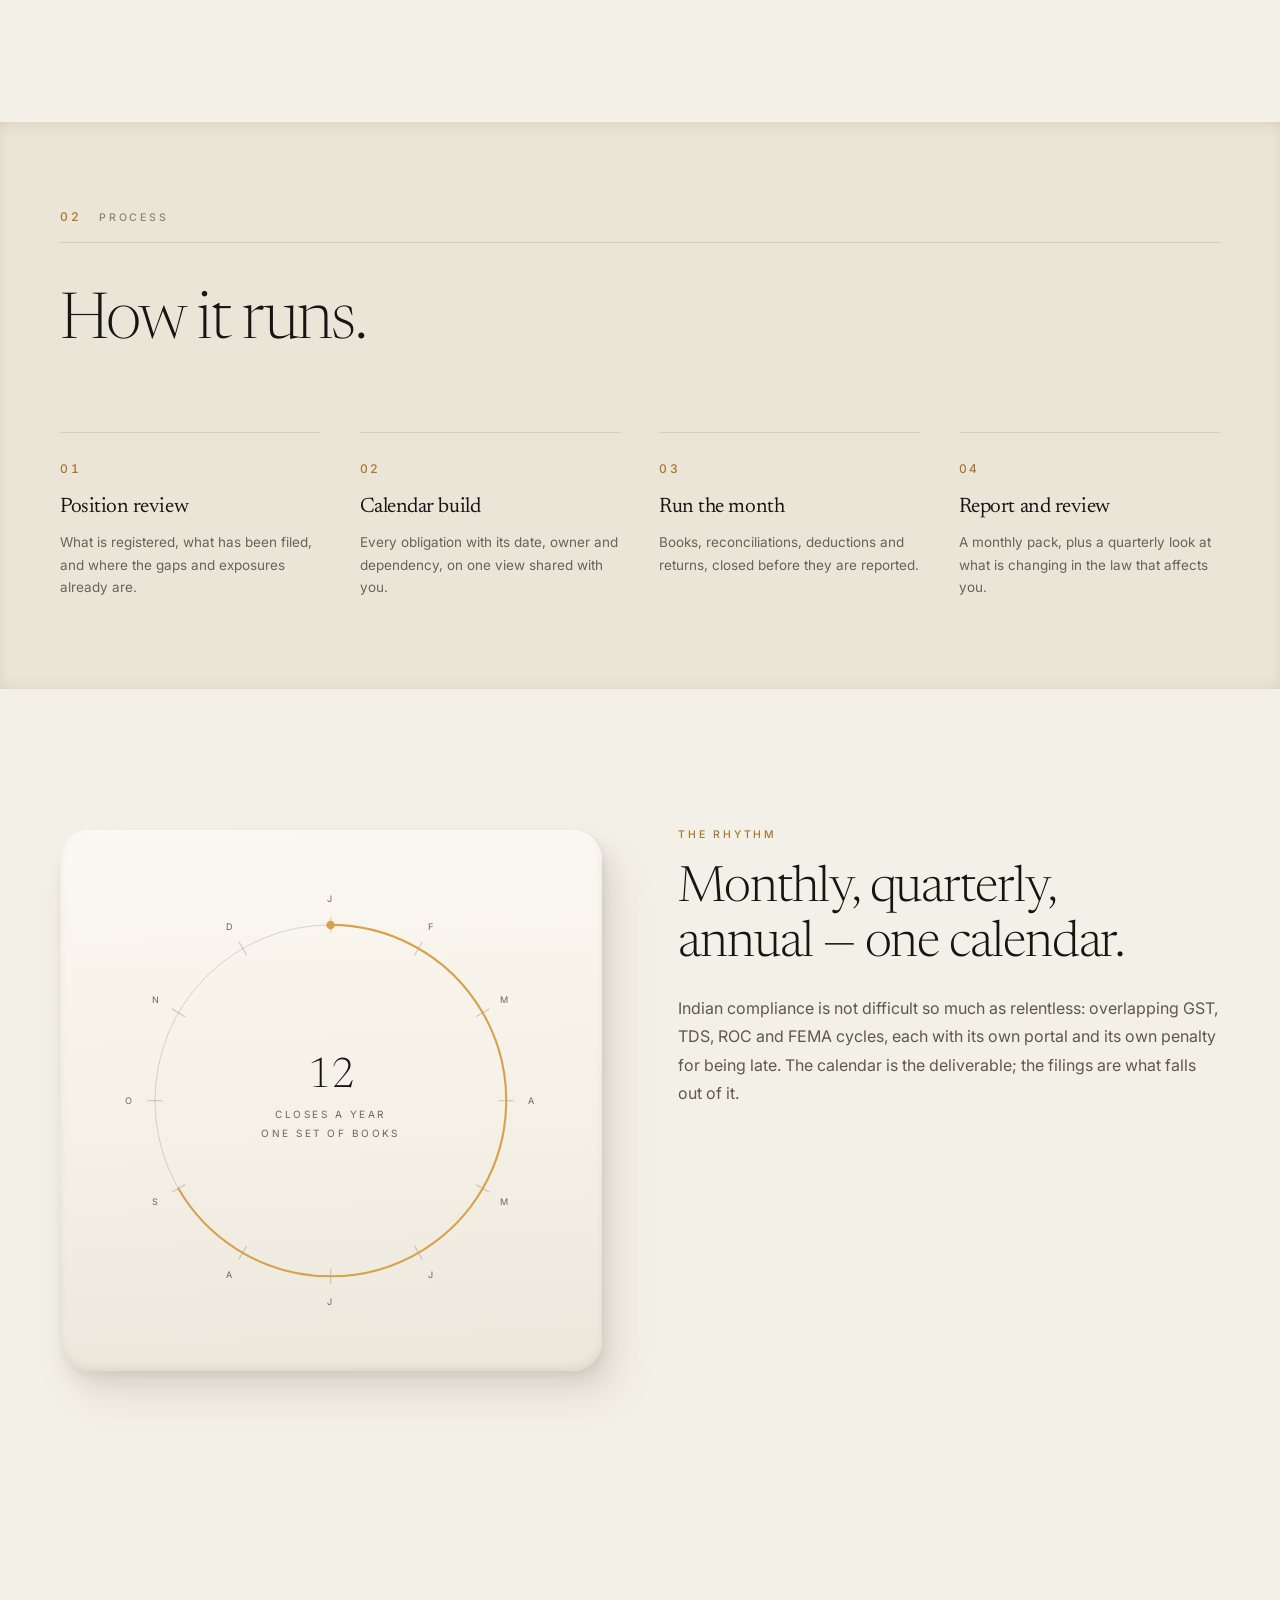
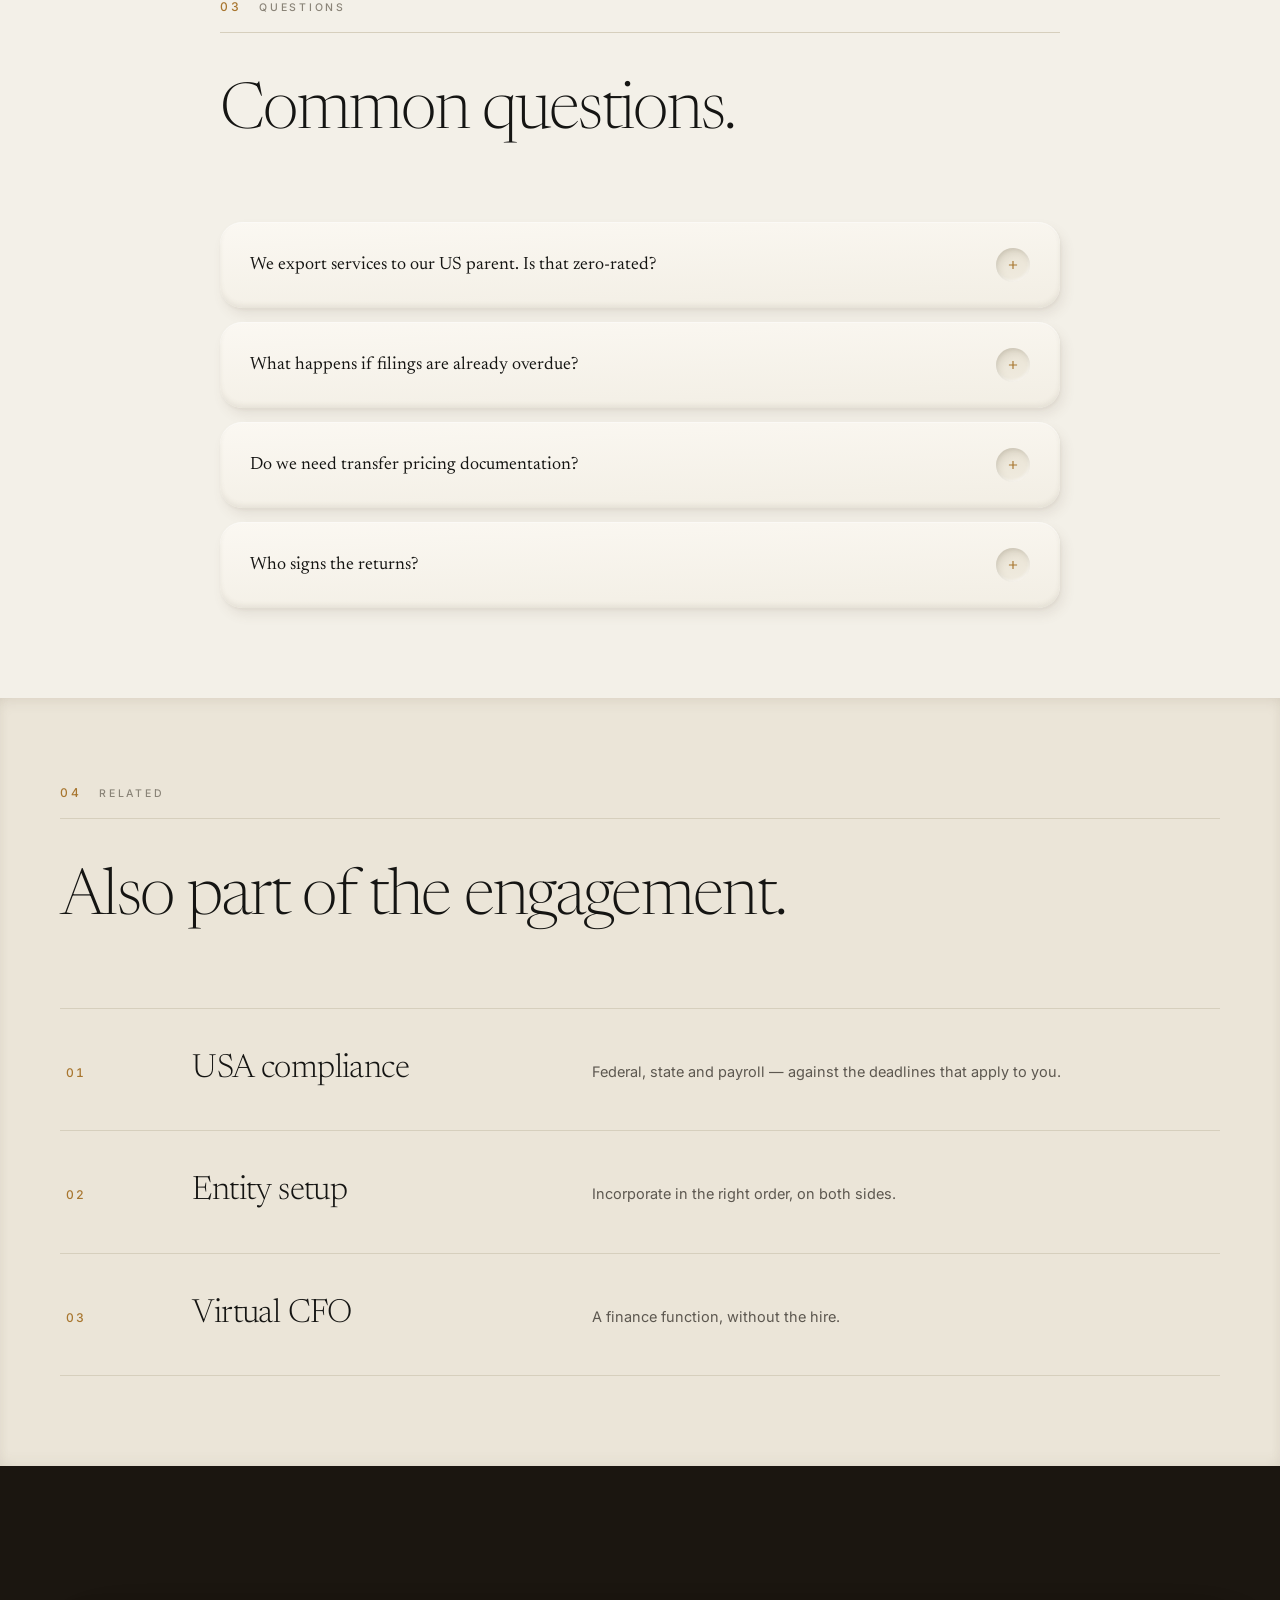
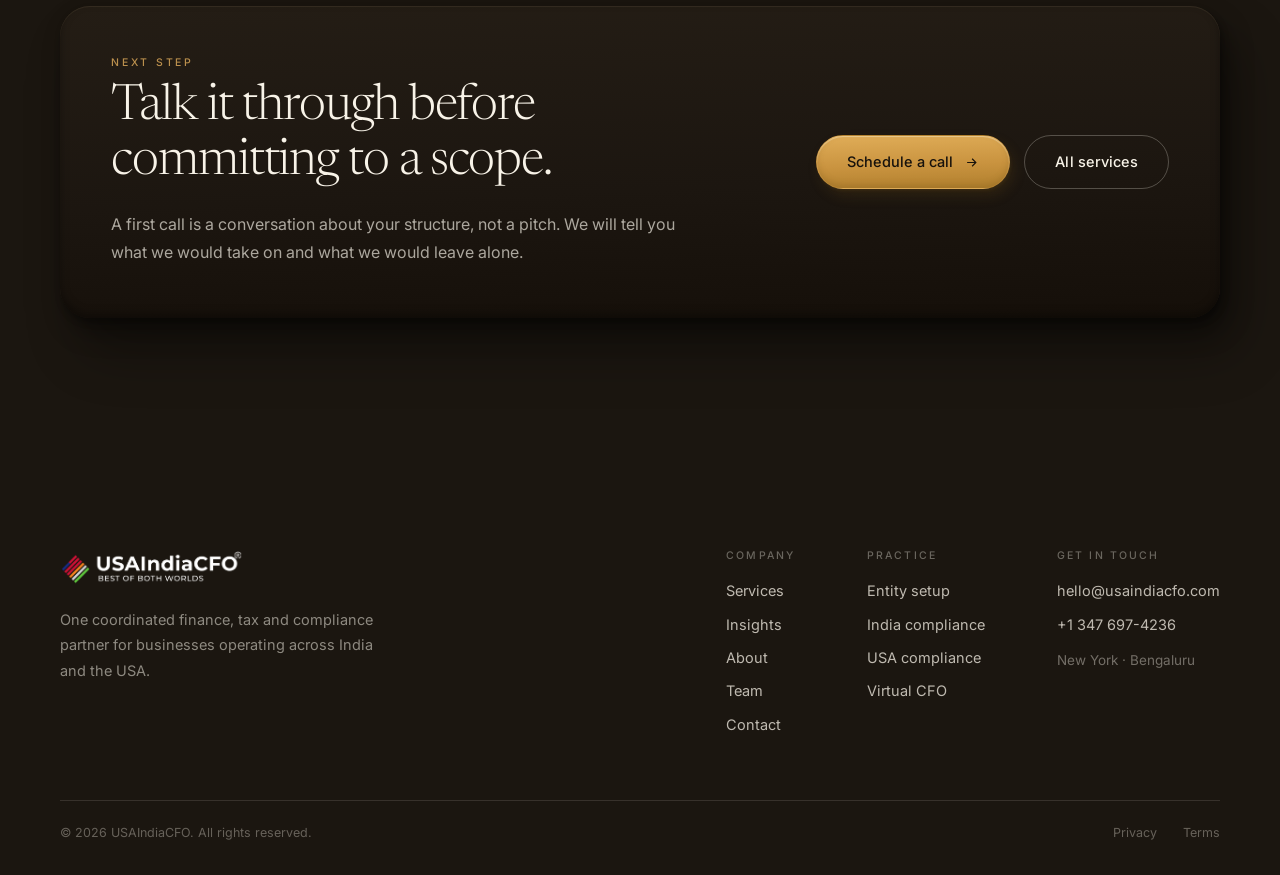
<file: v27/services-india.html>
<!DOCTYPE html>
<html lang="en">
<head>
<meta charset="utf-8">
<meta name="viewport" content="width=device-width, initial-scale=1">
<title>India compliance — GST, TDS, ROC, FEMA | USAIndiaCFO</title>
<meta name="description" content="Indian statutory compliance for cross-border groups: GST, TDS, ROC/MCA filings, FEMA and transfer pricing.">
<meta name="theme-color" content="#17120c">
<link rel="icon" href="data:image/svg+xml,%3Csvg xmlns='http://www.w3.org/2000/svg' viewBox='0 0 32 32'%3E%3Crect width='32' height='32' rx='7' fill='%2317120c'/%3E%3Cpath d='M16 6l8 5v10l-8 5-8-5V11z' fill='none' stroke='%23d8a24a' stroke-width='2'/%3E%3Cpath d='M16 12v8' stroke='%23d8a24a' stroke-width='2'/%3E%3C/svg%3E">
<link rel="preconnect" href="https://fonts.googleapis.com">
<link rel="preconnect" href="https://fonts.gstatic.com" crossorigin>
<link rel="stylesheet" href="https://fonts.googleapis.com/css2?family=Newsreader:ital,opsz,wght@0,6..72,200..500;1,6..72,200..400&family=Inter:wght@400;500;600&display=swap">
<link rel="stylesheet" href="css/clay.css">
</head>
<body>
<a href="#main" class="btn btn--clay" style="position:absolute;left:-9999px;top:12px;z-index:200"
   onfocus="this.style.left='12px'" onblur="this.style.left='-9999px'">Skip to content</a>

<header class="hdr">
  <div class="hdr__in">
    <a class="hdr__logo" href="index.html" aria-label="USAIndiaCFO — home">
      <img class="logo-colour" src="img/logo-colour.png" alt="USAIndiaCFO" width="168" height="32">
      <img class="logo-white" src="img/logo-white.png" alt="" aria-hidden="true" width="168" height="32">
    </a>
    <button class="burger" type="button" aria-label="Open menu" aria-expanded="false" aria-controls="drawer">
      <span></span><span></span>
    </button>
  </div>
</header>

<div class="drawer-veil" data-open="false" aria-hidden="true"></div>
<aside class="drawer" id="drawer" data-open="false" aria-hidden="true" aria-label="Menu">
  <a class="drawer__link" href="services.html">Services</a>
  <a class="drawer__link" href="insights.html">Insights</a>
  <a class="drawer__link" href="about.html">About</a>
  <a class="drawer__link" href="team.html">Team</a>
  <a class="drawer__link" href="contact.html">Contact</a>
  <div class="drawer__foot">
    <a class="link-arrow" style="color:#c99a52" href="contact.html">Schedule a call <svg width="13" height="13" viewBox="0 0 24 24" fill="none" stroke="currentColor" stroke-width="1.9" aria-hidden="true"><path d="M5 12h14M13 6l6 6-6 6"/></svg></a>
    <p class="small" style="margin-top:16px;color:rgba(248,243,232,.44)">
      +1 347 697-4236<br>hello@usaindiacfo.com<br>New York · Bengaluru</p>
  </div>
</aside>
<main id="main">

  <section class="phero" style="padding-bottom:0">
    <div class="shell">
      <nav class="phero__crumb" aria-label="Breadcrumb"><a href="index.html">Home</a>
        <span aria-hidden="true">/</span> <a href="services.html">Services</a>
        <span aria-hidden="true">/</span> <span style="color:var(--ink-soft)">India compliance</span></nav>
      <div class="duet" style="align-items:end;gap:clamp(32px,4vw,72px)">
        <div data-rise="0">
          <span class="eyebrow">India compliance</span>
          <h1 class="display-lg" style="margin-top:20px">GST, TDS, ROC and FEMA as one calendar.</h1>
          <p class="lede" style="margin-top:24px;max-width:56ch">Indian compliance is not difficult so much as relentless — monthly, quarterly and annual obligations that overlap, each with its own portal and its own penalty for being late.</p>
        </div>
        <div class="duet__media" style="position:relative;top:0">
      <figure class="figure" data-rise-scale data-delay="0.15">
        <div class="figure__frame  ar-32"><img src="img/live/graphic-fema.png" alt="FEMA — the exchange-control frame" loading="lazy" decoding="async"></div>
        <div class="figure__cap"><b>FEMA — the exchange-control frame</b><span>From the insights desk</span></div>
      </figure>
        </div>
      </div>
    </div>
  </section>

  <section class="section">
    <div class="shell">
      <div class="chapter" data-rise="0">
        <div class="chapter__rule">
          <span class="chapter__no">01</span>
          <span class="chapter__label">What's included</span>
        </div>
        <div class="chapter__row">
          <h3 class="display-lg ">The scope.</h3>
        </div>
      </div>

      <div class="index-list" data-stagger>
        <div class="index-row">
          <span class="index-row__no">01</span>
          <span class="index-row__title">GST</span>
          <span class="index-row__body">Registration, monthly GSTR-1 and GSTR-3B, annual return and reconciliation, including export and LUT treatment for services billed abroad.</span>
          
        </div>
        <div class="index-row">
          <span class="index-row__no">02</span>
          <span class="index-row__title">TDS</span>
          <span class="index-row__body">Deduction at the right section and rate, monthly deposit, quarterly returns and Form 16 / 16A issuance.</span>
          
        </div>
        <div class="index-row">
          <span class="index-row__no">03</span>
          <span class="index-row__title">ROC and MCA</span>
          <span class="index-row__body">Annual filings, director KYC, event-based forms, statutory registers and board minute support.</span>
          
        </div>
        <div class="index-row">
          <span class="index-row__no">04</span>
          <span class="index-row__title">FEMA and cross-border</span>
          <span class="index-row__body">FDI and ODI reporting, FC-GPR, FLA return, and transfer pricing documentation where related-party transactions exist.</span>
          
        </div>
      </div>
    </div>
  </section>

  <section class="section section--sunk section--tight">
    <div class="shell">
      <div class="chapter" data-rise="0">
        <div class="chapter__rule">
          <span class="chapter__no">02</span>
          <span class="chapter__label">Process</span>
        </div>
        <div class="chapter__row">
          <h3 class="display-lg ">How it runs.</h3>
        </div>
      </div>

      <div class="grid grid-4" style="gap:clamp(22px,3vw,40px)">
        <div data-rise="0.00" style="border-top:1px solid var(--line);padding-top:22px">
          <span class="chapter__no">01</span>
          <h4 style="margin-top:14px">Position review</h4>
          <p class="small" style="margin-top:10px">What is registered, what has been filed, and where the gaps and exposures already are.</p>
        </div>
        <div data-rise="0.07" style="border-top:1px solid var(--line);padding-top:22px">
          <span class="chapter__no">02</span>
          <h4 style="margin-top:14px">Calendar build</h4>
          <p class="small" style="margin-top:10px">Every obligation with its date, owner and dependency, on one view shared with you.</p>
        </div>
        <div data-rise="0.14" style="border-top:1px solid var(--line);padding-top:22px">
          <span class="chapter__no">03</span>
          <h4 style="margin-top:14px">Run the month</h4>
          <p class="small" style="margin-top:10px">Books, reconciliations, deductions and returns, closed before they are reported.</p>
        </div>
        <div data-rise="0.21" style="border-top:1px solid var(--line);padding-top:22px">
          <span class="chapter__no">04</span>
          <h4 style="margin-top:14px">Report and review</h4>
          <p class="small" style="margin-top:10px">A monthly pack, plus a quarterly look at what is changing in the law that affects you.</p>
        </div>
      </div>
    </div>
  </section>

  <section class="section">
    <div class="shell">
      <div class="duet duet--flip">
        <div class="duet__media">
          <div class="clay clay-pad-lg" data-rise="0" data-draw>
<svg viewBox="0 0 460 460" fill="none" role="img"
     aria-label="Twelve monthly closes on one ring" style="display:block;width:100%;height:auto">
  <circle cx="230" cy="230" r="184" stroke="rgba(21,21,19,.16)" stroke-width="1"/>
  <line x1="230.0" y1="54.0" x2="230.0" y2="38.0" stroke="rgba(21,21,19,.16)" stroke-width="1.4"/><text x="230.0" y="22.5" text-anchor="middle" fill="rgba(93,88,80,.9)" font-family="Inter,sans-serif" font-size="9.5" letter-spacing="1.5">J</text><line x1="318.0" y1="77.6" x2="326.0" y2="63.7" stroke="rgba(21,21,19,.16)" stroke-width="1.4"/><text x="335.5" y="50.8" text-anchor="middle" fill="rgba(93,88,80,.9)" font-family="Inter,sans-serif" font-size="9.5" letter-spacing="1.5">F</text><line x1="382.4" y1="142.0" x2="396.3" y2="134.0" stroke="rgba(21,21,19,.16)" stroke-width="1.4"/><text x="412.7" y="128.0" text-anchor="middle" fill="rgba(93,88,80,.9)" font-family="Inter,sans-serif" font-size="9.5" letter-spacing="1.5">M</text><line x1="406.0" y1="230.0" x2="422.0" y2="230.0" stroke="rgba(21,21,19,.16)" stroke-width="1.4"/><text x="441.0" y="233.5" text-anchor="middle" fill="rgba(93,88,80,.9)" font-family="Inter,sans-serif" font-size="9.5" letter-spacing="1.5">A</text><line x1="382.4" y1="318.0" x2="396.3" y2="326.0" stroke="rgba(21,21,19,.16)" stroke-width="1.4"/><text x="412.7" y="339.0" text-anchor="middle" fill="rgba(93,88,80,.9)" font-family="Inter,sans-serif" font-size="9.5" letter-spacing="1.5">M</text><line x1="318.0" y1="382.4" x2="326.0" y2="396.3" stroke="rgba(21,21,19,.16)" stroke-width="1.4"/><text x="335.5" y="416.2" text-anchor="middle" fill="rgba(93,88,80,.9)" font-family="Inter,sans-serif" font-size="9.5" letter-spacing="1.5">J</text><line x1="230.0" y1="406.0" x2="230.0" y2="422.0" stroke="rgba(21,21,19,.16)" stroke-width="1.4"/><text x="230.0" y="444.5" text-anchor="middle" fill="rgba(93,88,80,.9)" font-family="Inter,sans-serif" font-size="9.5" letter-spacing="1.5">J</text><line x1="142.0" y1="382.4" x2="134.0" y2="396.3" stroke="rgba(21,21,19,.16)" stroke-width="1.4"/><text x="124.5" y="416.2" text-anchor="middle" fill="rgba(93,88,80,.9)" font-family="Inter,sans-serif" font-size="9.5" letter-spacing="1.5">A</text><line x1="77.6" y1="318.0" x2="63.7" y2="326.0" stroke="rgba(21,21,19,.16)" stroke-width="1.4"/><text x="47.3" y="339.0" text-anchor="middle" fill="rgba(93,88,80,.9)" font-family="Inter,sans-serif" font-size="9.5" letter-spacing="1.5">S</text><line x1="54.0" y1="230.0" x2="38.0" y2="230.0" stroke="rgba(21,21,19,.16)" stroke-width="1.4"/><text x="19.0" y="233.5" text-anchor="middle" fill="rgba(93,88,80,.9)" font-family="Inter,sans-serif" font-size="9.5" letter-spacing="1.5">O</text><line x1="77.6" y1="142.0" x2="63.7" y2="134.0" stroke="rgba(21,21,19,.16)" stroke-width="1.4"/><text x="47.3" y="128.0" text-anchor="middle" fill="rgba(93,88,80,.9)" font-family="Inter,sans-serif" font-size="9.5" letter-spacing="1.5">N</text><line x1="142.0" y1="77.6" x2="134.0" y2="63.7" stroke="rgba(21,21,19,.16)" stroke-width="1.4"/><text x="124.5" y="50.8" text-anchor="middle" fill="rgba(93,88,80,.9)" font-family="Inter,sans-serif" font-size="9.5" letter-spacing="1.5">D</text>
  <path class="draw--slow" pathLength="1" stroke="#d8a24a" stroke-width="2.2" stroke-linecap="round"
        d="M230 46 A 184 184 0 1 1 70.6 322"/>
  <circle class="pulse" cx="230" cy="46" r="4.5" fill="#d8a24a"/>
  <text x="230" y="216" text-anchor="middle" fill="#151513"
        font-family="Newsreader,Georgia,serif" font-size="44" font-weight="250">12</text>
  <text x="230" y="248" text-anchor="middle" fill="rgba(93,88,80,.9)"
        font-family="Inter,sans-serif" font-size="10.5" letter-spacing="2.6">CLOSES A YEAR</text>
  <text x="230" y="268" text-anchor="middle" fill="rgba(93,88,80,.9)"
        font-family="Inter,sans-serif" font-size="10.5" letter-spacing="2.6">ONE SET OF BOOKS</text>
</svg>          </div>
        </div>
        <div class="duet__copy">
          <span class="eyebrow" data-rise="0">The rhythm</span>
          <h2 data-rise="0.05">Monthly, quarterly, annual — one calendar.</h2>
          <p class="lede" data-rise="0.1">Indian compliance is not difficult so much as relentless: overlapping GST, TDS, ROC and FEMA cycles, each with its own portal and its own penalty for being late. The calendar is the deliverable; the filings are what falls out of it.</p>
        </div>
      </div>
    </div>
  </section>

  <section class="section section--tight">
    <div class="shell shell--narrow">
      <div class="chapter" data-rise="0">
        <div class="chapter__rule">
          <span class="chapter__no">03</span>
          <span class="chapter__label">Questions</span>
        </div>
        <div class="chapter__row">
          <h3 class="display-lg ">Common questions.</h3>
        </div>
      </div>

      <div class="acc">
        <div class="acc__item" data-open="false" data-rise="0">
          <button class="acc__btn" type="button">
            <span>We export services to our US parent. Is that zero-rated?</span>
            <span class="acc__sign"><svg width="14" height="14" viewBox="0 0 24 24" fill="none" stroke="currentColor" stroke-width="2" aria-hidden="true"><path d="M12 5v14M5 12h14"/></svg></span>
          </button>
          <div class="acc__panel"><div><p>Export of services can be zero-rated under GST, but it depends on the place-of-supply test, receipt of convertible foreign exchange and whether you have filed an LUT. Related-party arrangements between a subsidiary and its parent get looked at more closely, which is why the transfer pricing file and the GST position need to agree with each other.</p></div></div>
        </div>
        <div class="acc__item" data-open="false" data-rise="0">
          <button class="acc__btn" type="button">
            <span>What happens if filings are already overdue?</span>
            <span class="acc__sign"><svg width="14" height="14" viewBox="0 0 24 24" fill="none" stroke="currentColor" stroke-width="2" aria-hidden="true"><path d="M12 5v14M5 12h14"/></svg></span>
          </button>
          <div class="acc__panel"><div><p>Late fees and interest accrue per return and are generally not negotiable, so the priority is stopping the accrual rather than arguing it. We quantify the exposure first, then file in the order that reduces it fastest.</p></div></div>
        </div>
        <div class="acc__item" data-open="false" data-rise="0">
          <button class="acc__btn" type="button">
            <span>Do we need transfer pricing documentation?</span>
            <span class="acc__sign"><svg width="14" height="14" viewBox="0 0 24 24" fill="none" stroke="currentColor" stroke-width="2" aria-hidden="true"><path d="M12 5v14M5 12h14"/></svg></span>
          </button>
          <div class="acc__panel"><div><p>If there are transactions with associated enterprises abroad, yes — and the threshold is lower than most founders expect. A subsidiary invoicing its US parent for engineering time is a related-party transaction.</p></div></div>
        </div>
        <div class="acc__item" data-open="false" data-rise="0">
          <button class="acc__btn" type="button">
            <span>Who signs the returns?</span>
            <span class="acc__sign"><svg width="14" height="14" viewBox="0 0 24 24" fill="none" stroke="currentColor" stroke-width="2" aria-hidden="true"><path d="M12 5v14M5 12h14"/></svg></span>
          </button>
          <div class="acc__panel"><div><p>A director or authorised signatory does, on the portal, with their own credentials. We prepare, reconcile and stage everything, and we do not hold your signing credentials.</p></div></div>
        </div>
      </div>
    </div>
  </section>

  <section class="section section--sunk section--tight">
    <div class="shell">
      <div class="chapter" data-rise="0">
        <div class="chapter__rule">
          <span class="chapter__no">04</span>
          <span class="chapter__label">Related</span>
        </div>
        <div class="chapter__row">
          <h3 class="display-lg ">Also part of the engagement.</h3>
        </div>
      </div>

      <div class="index-list" data-stagger>
        <a class="index-row" href="services-usa.html">
          <span class="index-row__no">01</span>
          <span class="index-row__title">USA compliance</span>
          <span class="index-row__body">Federal, state and payroll — against the deadlines that apply to you.</span>
          <span class="index-row__arrow"><svg width="15" height="15" viewBox="0 0 24 24" fill="none" stroke="currentColor" stroke-width="1.8" aria-hidden="true"><path d="M5 12h14M13 6l6 6-6 6"/></svg></span>
        </a>
        <a class="index-row" href="services-setup.html">
          <span class="index-row__no">02</span>
          <span class="index-row__title">Entity setup</span>
          <span class="index-row__body">Incorporate in the right order, on both sides.</span>
          <span class="index-row__arrow"><svg width="15" height="15" viewBox="0 0 24 24" fill="none" stroke="currentColor" stroke-width="1.8" aria-hidden="true"><path d="M5 12h14M13 6l6 6-6 6"/></svg></span>
        </a>
        <a class="index-row" href="services-cfo.html">
          <span class="index-row__no">03</span>
          <span class="index-row__title">Virtual CFO</span>
          <span class="index-row__body">A finance function, without the hire.</span>
          <span class="index-row__arrow"><svg width="15" height="15" viewBox="0 0 24 24" fill="none" stroke="currentColor" stroke-width="1.8" aria-hidden="true"><path d="M5 12h14M13 6l6 6-6 6"/></svg></span>
        </a>
      </div>
    </div>
  </section>

  <section class="section section--dark" data-chrome-dark-skip>
    <div class="shell">
      <div class="clay clay--dark clay-pad-lg" data-rise="0"
           style="display:flex;align-items:center;justify-content:space-between;gap:48px;flex-wrap:wrap">
        <div class="stack-sm" style="max-width:600px">
          <span class="eyebrow eyebrow--on-dark">Next step</span>
          <h2>Talk it through before committing to a scope.</h2>
          <p class="lede" style="margin-top:8px">A first call is a conversation about your structure, not a pitch. We will tell you what we would take on and what we would leave alone.</p>
        </div>
        <div style="display:flex;gap:14px;flex-wrap:wrap">
          <a class="btn btn--primary" href="contact.html">Schedule a call <svg width="15" height="15" viewBox="0 0 24 24" fill="none" stroke="currentColor" stroke-width="1.8" aria-hidden="true"><path d="M5 12h14M13 6l6 6-6 6"/></svg></a>
          <a class="btn btn--ghost-dark" href="services.html">All services</a>
        </div>
      </div>
    </div>
  </section>
</main>

<footer class="ftr">
  <div class="shell">
    <div class="ftr__top">
      <div class="ftr__brand">
        <img src="img/logo-white.png" alt="USAIndiaCFO" width="184" height="34">
        <p>One coordinated finance, tax and compliance partner for businesses
           operating across India and the USA.</p>
      </div>
      <div class="ftr__cols">
        <div>
          <p class="ftr__h">Company</p>
          <a class="ftr__a" href="services.html">Services</a>
          <a class="ftr__a" href="insights.html">Insights</a>
          <a class="ftr__a" href="about.html">About</a>
          <a class="ftr__a" href="team.html">Team</a>
          <a class="ftr__a" href="contact.html">Contact</a>
        </div>
        <div>
          <p class="ftr__h">Practice</p>
          <a class="ftr__a" href="services-setup.html">Entity setup</a>
          <a class="ftr__a" href="services-india.html">India compliance</a>
          <a class="ftr__a" href="services-usa.html">USA compliance</a>
          <a class="ftr__a" href="services-cfo.html">Virtual CFO</a>
        </div>
        <div>
          <p class="ftr__h">Get in touch</p>
          <a class="ftr__a" href="mailto:hello@usaindiacfo.com">hello@usaindiacfo.com</a>
          <a class="ftr__a" href="tel:+13476974236">+1 347 697-4236</a>
          <p class="small" style="margin-top:14px;color:rgba(248,243,232,.4)">New York · Bengaluru</p>
        </div>
      </div>
    </div>
    <div class="ftr__meta">
      <p>© 2026 USAIndiaCFO. All rights reserved.</p>
      <div style="display:flex;gap:26px">
        <a href="privacy.html">Privacy</a>
        <a href="terms.html">Terms</a>
      </div>
    </div>
  </div>
</footer>

<script src="js/site.js"></script>
</body>
</html>
</file>
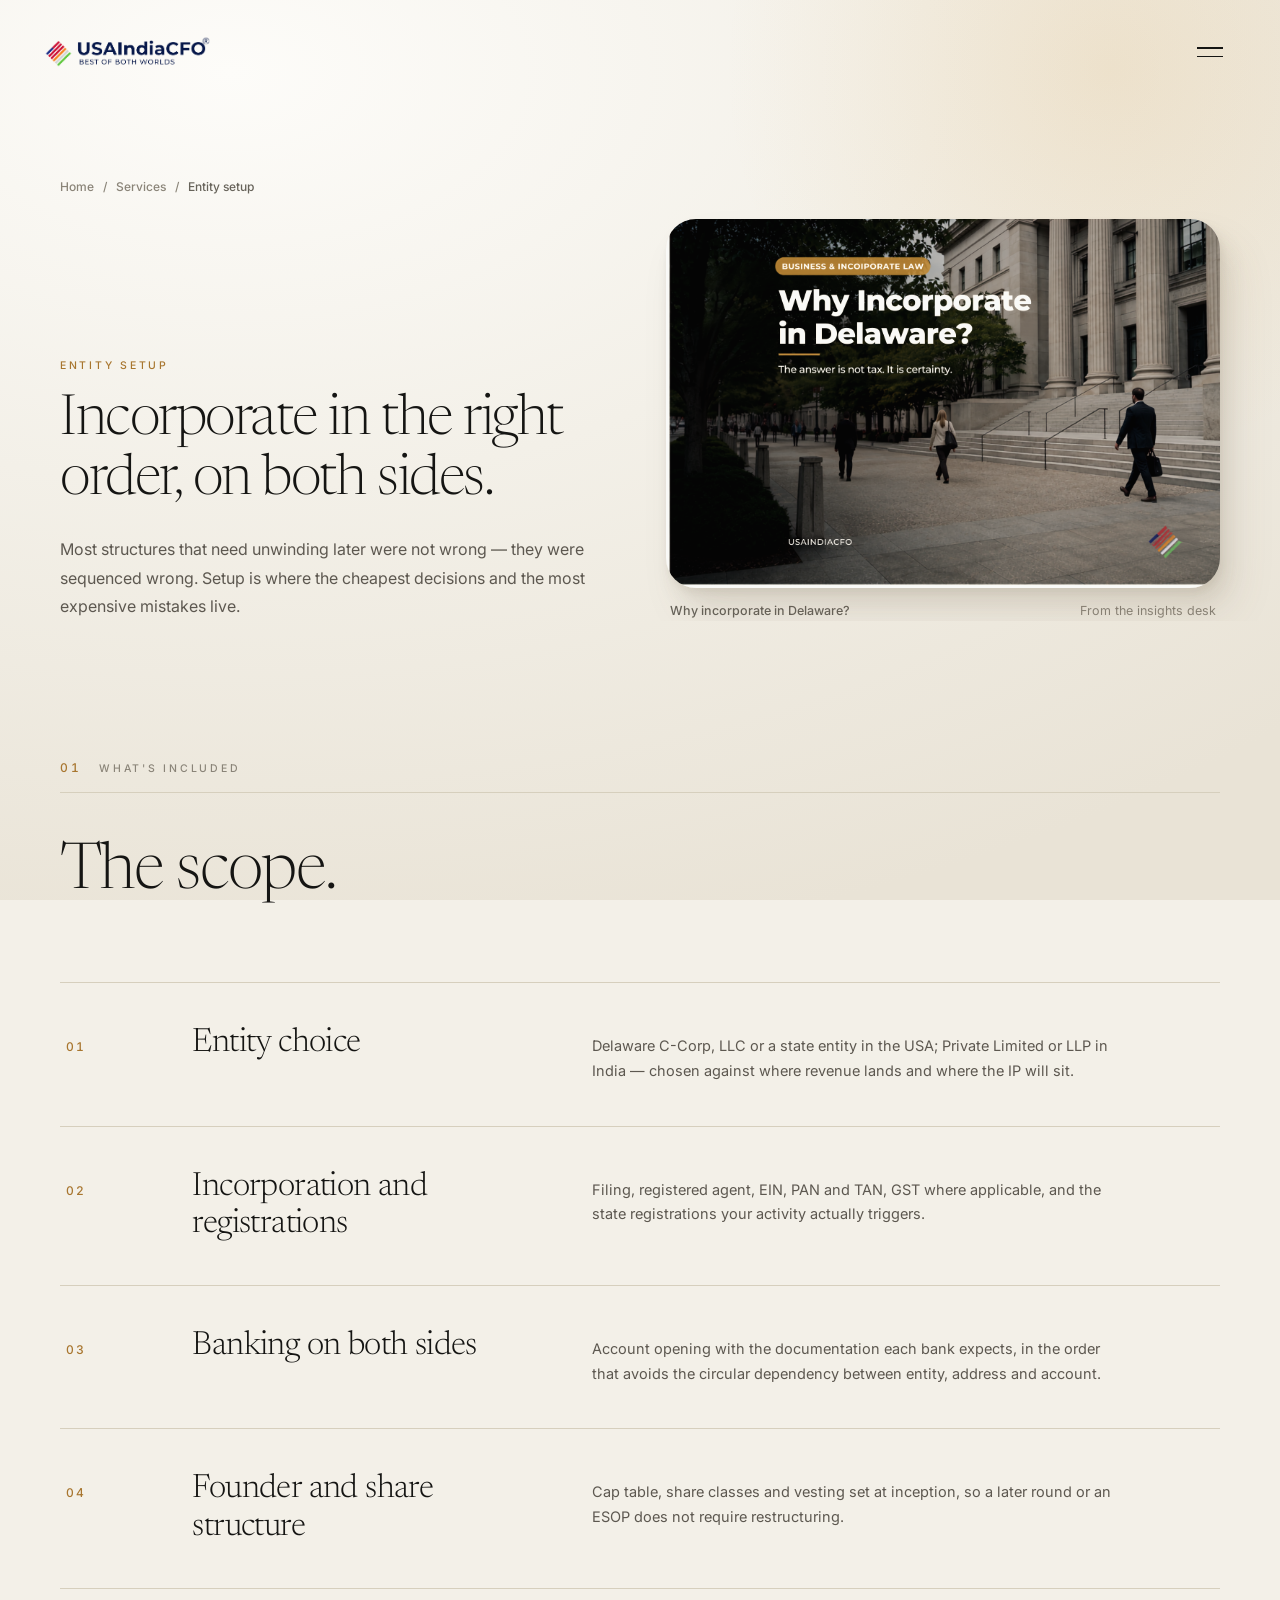
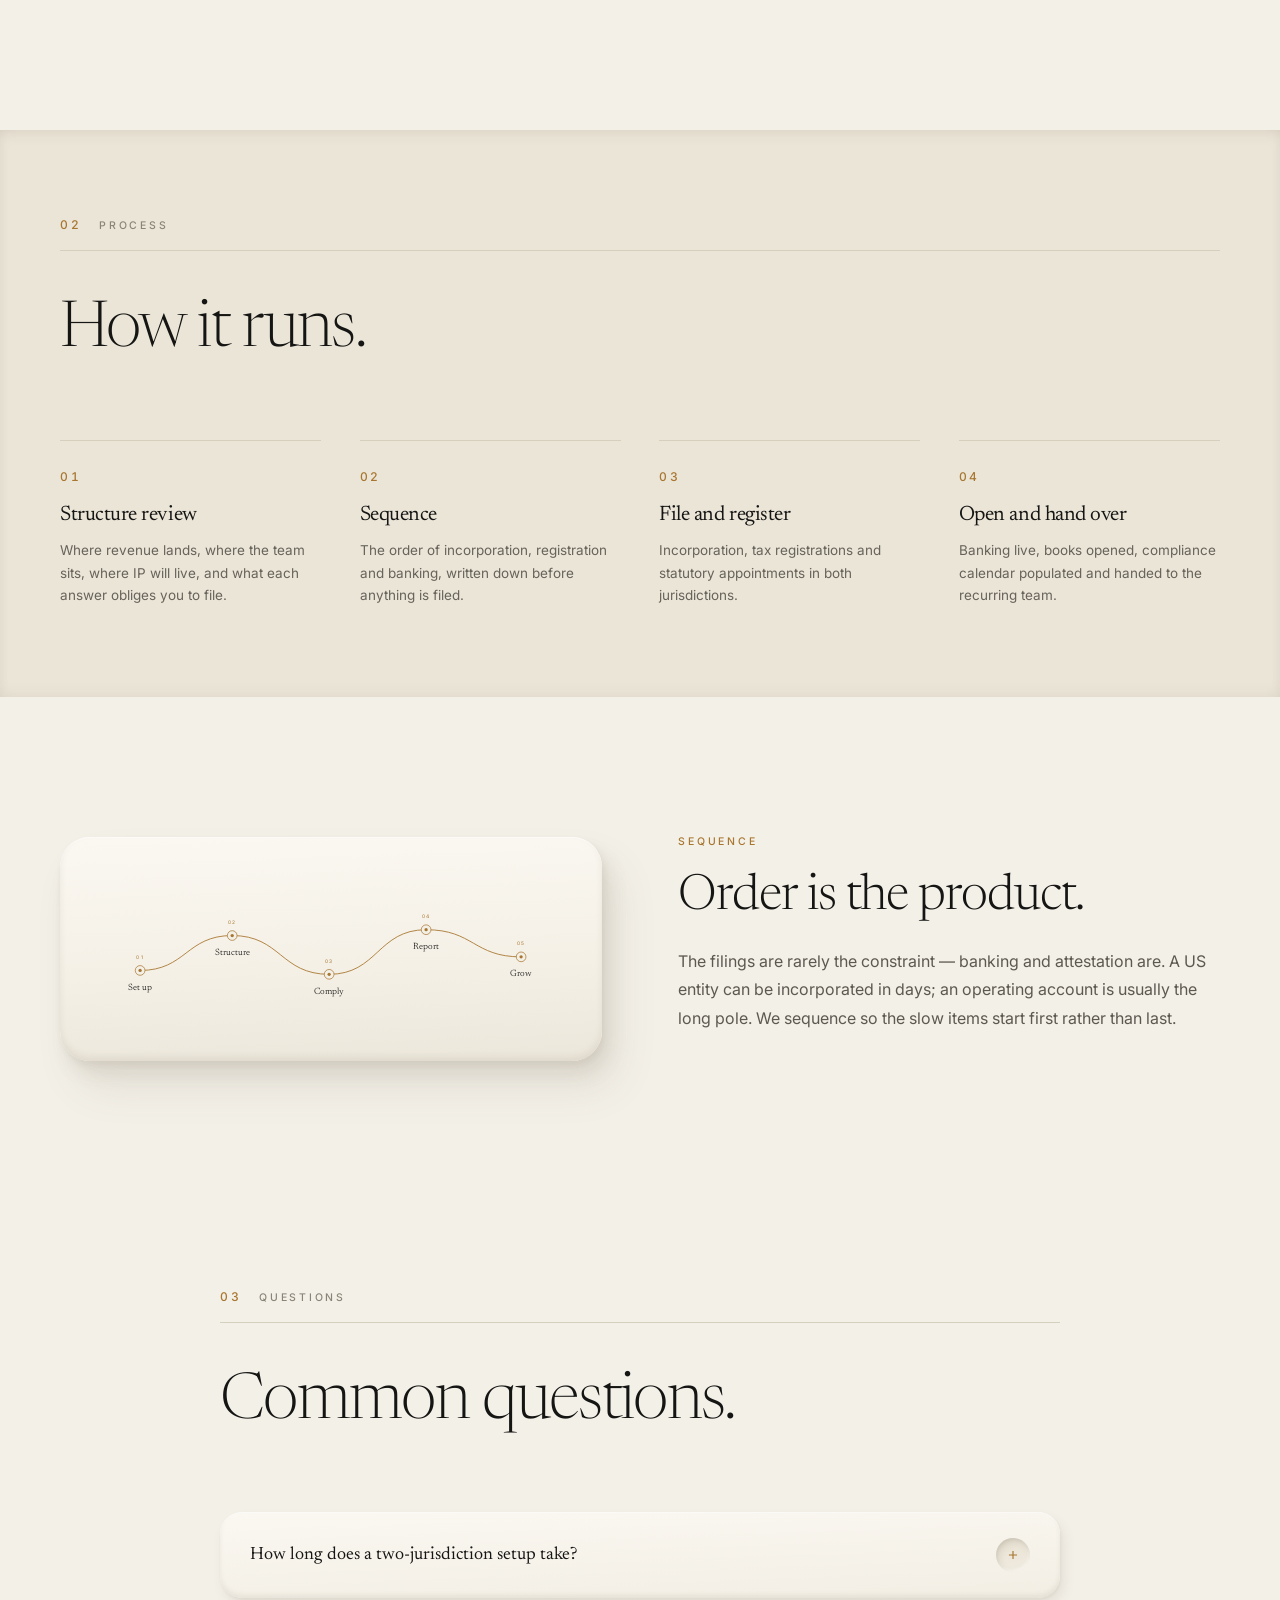
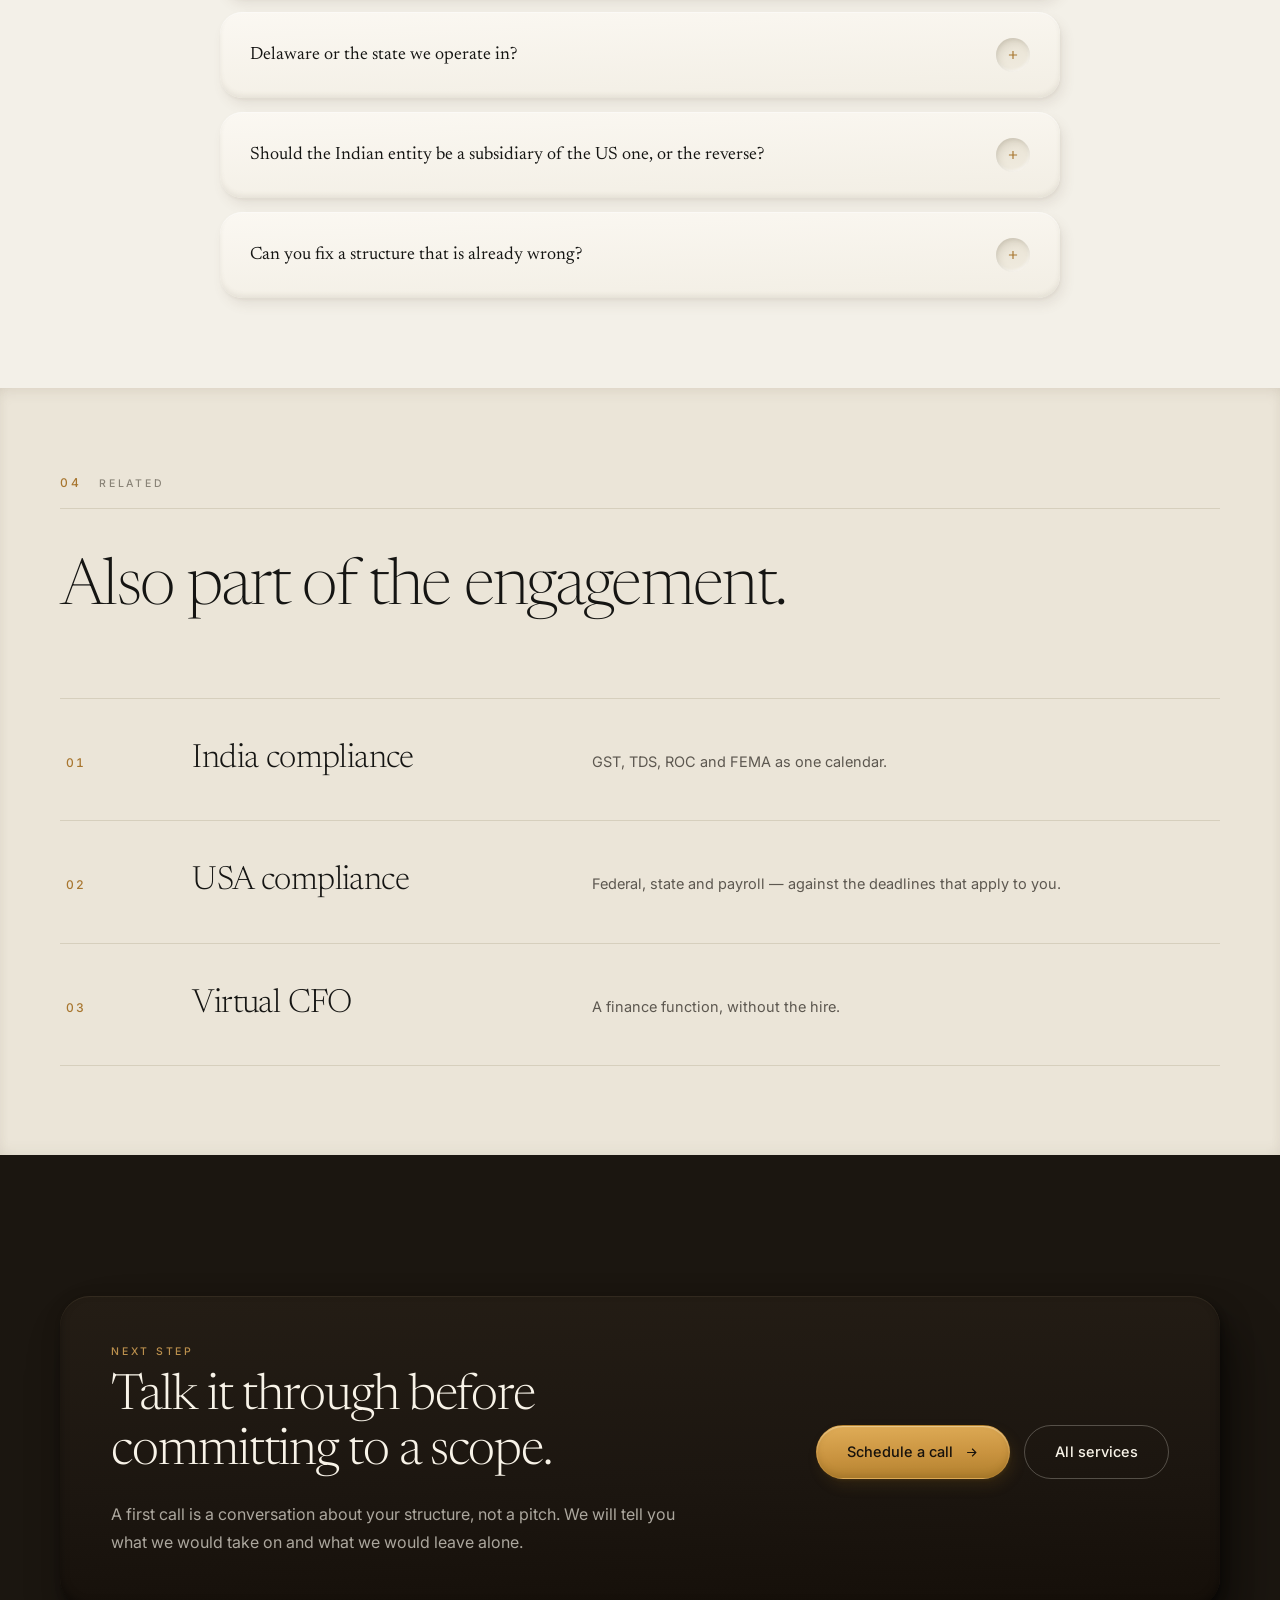
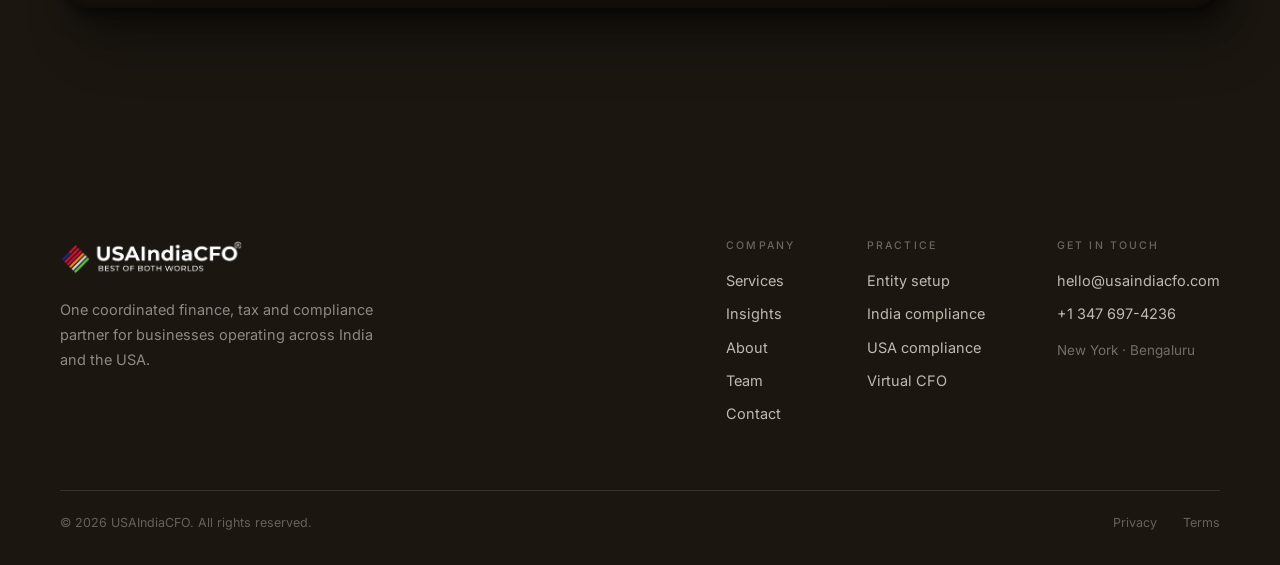
<file: v27/services-setup.html>
<!DOCTYPE html>
<html lang="en">
<head>
<meta charset="utf-8">
<meta name="viewport" content="width=device-width, initial-scale=1">
<title>Entity setup — India and USA incorporation | USAIndiaCFO</title>
<meta name="description" content="Entity choice, incorporation, banking and founder structure across India and the USA.">
<meta name="theme-color" content="#17120c">
<link rel="icon" href="data:image/svg+xml,%3Csvg xmlns='http://www.w3.org/2000/svg' viewBox='0 0 32 32'%3E%3Crect width='32' height='32' rx='7' fill='%2317120c'/%3E%3Cpath d='M16 6l8 5v10l-8 5-8-5V11z' fill='none' stroke='%23d8a24a' stroke-width='2'/%3E%3Cpath d='M16 12v8' stroke='%23d8a24a' stroke-width='2'/%3E%3C/svg%3E">
<link rel="preconnect" href="https://fonts.googleapis.com">
<link rel="preconnect" href="https://fonts.gstatic.com" crossorigin>
<link rel="stylesheet" href="https://fonts.googleapis.com/css2?family=Newsreader:ital,opsz,wght@0,6..72,200..500;1,6..72,200..400&family=Inter:wght@400;500;600&display=swap">
<link rel="stylesheet" href="css/clay.css">
</head>
<body>
<a href="#main" class="btn btn--clay" style="position:absolute;left:-9999px;top:12px;z-index:200"
   onfocus="this.style.left='12px'" onblur="this.style.left='-9999px'">Skip to content</a>

<header class="hdr">
  <div class="hdr__in">
    <a class="hdr__logo" href="index.html" aria-label="USAIndiaCFO — home">
      <img class="logo-colour" src="img/logo-colour.png" alt="USAIndiaCFO" width="168" height="32">
      <img class="logo-white" src="img/logo-white.png" alt="" aria-hidden="true" width="168" height="32">
    </a>
    <button class="burger" type="button" aria-label="Open menu" aria-expanded="false" aria-controls="drawer">
      <span></span><span></span>
    </button>
  </div>
</header>

<div class="drawer-veil" data-open="false" aria-hidden="true"></div>
<aside class="drawer" id="drawer" data-open="false" aria-hidden="true" aria-label="Menu">
  <a class="drawer__link" href="services.html">Services</a>
  <a class="drawer__link" href="insights.html">Insights</a>
  <a class="drawer__link" href="about.html">About</a>
  <a class="drawer__link" href="team.html">Team</a>
  <a class="drawer__link" href="contact.html">Contact</a>
  <div class="drawer__foot">
    <a class="link-arrow" style="color:#c99a52" href="contact.html">Schedule a call <svg width="13" height="13" viewBox="0 0 24 24" fill="none" stroke="currentColor" stroke-width="1.9" aria-hidden="true"><path d="M5 12h14M13 6l6 6-6 6"/></svg></a>
    <p class="small" style="margin-top:16px;color:rgba(248,243,232,.44)">
      +1 347 697-4236<br>hello@usaindiacfo.com<br>New York · Bengaluru</p>
  </div>
</aside>
<main id="main">

  <section class="phero" style="padding-bottom:0">
    <div class="shell">
      <nav class="phero__crumb" aria-label="Breadcrumb"><a href="index.html">Home</a>
        <span aria-hidden="true">/</span> <a href="services.html">Services</a>
        <span aria-hidden="true">/</span> <span style="color:var(--ink-soft)">Entity setup</span></nav>
      <div class="duet" style="align-items:end;gap:clamp(32px,4vw,72px)">
        <div data-rise="0">
          <span class="eyebrow">Entity setup</span>
          <h1 class="display-lg" style="margin-top:20px">Incorporate in the right order, on both sides.</h1>
          <p class="lede" style="margin-top:24px;max-width:56ch">Most structures that need unwinding later were not wrong — they were sequenced wrong. Setup is where the cheapest decisions and the most expensive mistakes live.</p>
        </div>
        <div class="duet__media" style="position:relative;top:0">
      <figure class="figure" data-rise-scale data-delay="0.15">
        <div class="figure__frame  ar-32"><img src="img/live/graphic-delaware.png" alt="Why incorporate in Delaware?" loading="lazy" decoding="async"></div>
        <div class="figure__cap"><b>Why incorporate in Delaware?</b><span>From the insights desk</span></div>
      </figure>
        </div>
      </div>
    </div>
  </section>

  <section class="section">
    <div class="shell">
      <div class="chapter" data-rise="0">
        <div class="chapter__rule">
          <span class="chapter__no">01</span>
          <span class="chapter__label">What's included</span>
        </div>
        <div class="chapter__row">
          <h3 class="display-lg ">The scope.</h3>
        </div>
      </div>

      <div class="index-list" data-stagger>
        <div class="index-row">
          <span class="index-row__no">01</span>
          <span class="index-row__title">Entity choice</span>
          <span class="index-row__body">Delaware C-Corp, LLC or a state entity in the USA; Private Limited or LLP in India — chosen against where revenue lands and where the IP will sit.</span>
          
        </div>
        <div class="index-row">
          <span class="index-row__no">02</span>
          <span class="index-row__title">Incorporation and registrations</span>
          <span class="index-row__body">Filing, registered agent, EIN, PAN and TAN, GST where applicable, and the state registrations your activity actually triggers.</span>
          
        </div>
        <div class="index-row">
          <span class="index-row__no">03</span>
          <span class="index-row__title">Banking on both sides</span>
          <span class="index-row__body">Account opening with the documentation each bank expects, in the order that avoids the circular dependency between entity, address and account.</span>
          
        </div>
        <div class="index-row">
          <span class="index-row__no">04</span>
          <span class="index-row__title">Founder and share structure</span>
          <span class="index-row__body">Cap table, share classes and vesting set at inception, so a later round or an ESOP does not require restructuring.</span>
          
        </div>
      </div>
    </div>
  </section>

  <section class="section section--sunk section--tight">
    <div class="shell">
      <div class="chapter" data-rise="0">
        <div class="chapter__rule">
          <span class="chapter__no">02</span>
          <span class="chapter__label">Process</span>
        </div>
        <div class="chapter__row">
          <h3 class="display-lg ">How it runs.</h3>
        </div>
      </div>

      <div class="grid grid-4" style="gap:clamp(22px,3vw,40px)">
        <div data-rise="0.00" style="border-top:1px solid var(--line);padding-top:22px">
          <span class="chapter__no">01</span>
          <h4 style="margin-top:14px">Structure review</h4>
          <p class="small" style="margin-top:10px">Where revenue lands, where the team sits, where IP will live, and what each answer obliges you to file.</p>
        </div>
        <div data-rise="0.07" style="border-top:1px solid var(--line);padding-top:22px">
          <span class="chapter__no">02</span>
          <h4 style="margin-top:14px">Sequence</h4>
          <p class="small" style="margin-top:10px">The order of incorporation, registration and banking, written down before anything is filed.</p>
        </div>
        <div data-rise="0.14" style="border-top:1px solid var(--line);padding-top:22px">
          <span class="chapter__no">03</span>
          <h4 style="margin-top:14px">File and register</h4>
          <p class="small" style="margin-top:10px">Incorporation, tax registrations and statutory appointments in both jurisdictions.</p>
        </div>
        <div data-rise="0.21" style="border-top:1px solid var(--line);padding-top:22px">
          <span class="chapter__no">04</span>
          <h4 style="margin-top:14px">Open and hand over</h4>
          <p class="small" style="margin-top:10px">Banking live, books opened, compliance calendar populated and handed to the recurring team.</p>
        </div>
      </div>
    </div>
  </section>

  <section class="section">
    <div class="shell">
      <div class="duet duet--flip">
        <div class="duet__media">
          <div class="clay clay-pad-lg" data-rise="0" data-draw>
<svg viewBox="0 0 906 250" fill="none" role="img"
     aria-label="Five stages on one continuous line" style="display:block;width:100%;height:auto">
  <path class="draw--slow" pathLength="1" d="M60 168 C 155.0 168, 155.0 96, 250 96 C 350.0 96, 350.0 176, 450 176 C 550.0 176, 550.0 84, 650 84 C 748.0 84, 748.0 140, 846 140 " stroke="#a8762f" stroke-width="1.8"/>
  
  <g class="pop">
    <circle cx="60" cy="168" r="10" fill="#f3f0e8" stroke="#a8762f" stroke-width="1.5"/>
    <circle cx="60" cy="168" r="3.4" fill="#a8762f"/>
    <text x="60" y="208" text-anchor="middle" fill="#151513"
          font-family="Newsreader,Georgia,serif" font-size="19" font-weight="350">Set up</text>
    <text x="60" y="144" text-anchor="middle" fill="#a8762f"
          font-family="Inter,sans-serif" font-size="10" letter-spacing="2.4">01</text>
  </g>
  <g class="pop">
    <circle cx="250" cy="96" r="10" fill="#f3f0e8" stroke="#a8762f" stroke-width="1.5"/>
    <circle cx="250" cy="96" r="3.4" fill="#a8762f"/>
    <text x="250" y="136" text-anchor="middle" fill="#151513"
          font-family="Newsreader,Georgia,serif" font-size="19" font-weight="350">Structure</text>
    <text x="250" y="72" text-anchor="middle" fill="#a8762f"
          font-family="Inter,sans-serif" font-size="10" letter-spacing="2.4">02</text>
  </g>
  <g class="pop">
    <circle cx="450" cy="176" r="10" fill="#f3f0e8" stroke="#a8762f" stroke-width="1.5"/>
    <circle cx="450" cy="176" r="3.4" fill="#a8762f"/>
    <text x="450" y="216" text-anchor="middle" fill="#151513"
          font-family="Newsreader,Georgia,serif" font-size="19" font-weight="350">Comply</text>
    <text x="450" y="152" text-anchor="middle" fill="#a8762f"
          font-family="Inter,sans-serif" font-size="10" letter-spacing="2.4">03</text>
  </g>
  <g class="pop">
    <circle cx="650" cy="84" r="10" fill="#f3f0e8" stroke="#a8762f" stroke-width="1.5"/>
    <circle cx="650" cy="84" r="3.4" fill="#a8762f"/>
    <text x="650" y="124" text-anchor="middle" fill="#151513"
          font-family="Newsreader,Georgia,serif" font-size="19" font-weight="350">Report</text>
    <text x="650" y="60" text-anchor="middle" fill="#a8762f"
          font-family="Inter,sans-serif" font-size="10" letter-spacing="2.4">04</text>
  </g>
  <g class="pop">
    <circle cx="846" cy="140" r="10" fill="#f3f0e8" stroke="#a8762f" stroke-width="1.5"/>
    <circle cx="846" cy="140" r="3.4" fill="#a8762f"/>
    <text x="846" y="180" text-anchor="middle" fill="#151513"
          font-family="Newsreader,Georgia,serif" font-size="19" font-weight="350">Grow</text>
    <text x="846" y="116" text-anchor="middle" fill="#a8762f"
          font-family="Inter,sans-serif" font-size="10" letter-spacing="2.4">05</text>
  </g>
</svg>          </div>
        </div>
        <div class="duet__copy">
          <span class="eyebrow" data-rise="0">Sequence</span>
          <h2 data-rise="0.05">Order is the product.</h2>
          <p class="lede" data-rise="0.1">The filings are rarely the constraint — banking and attestation are. A US entity can be incorporated in days; an operating account is usually the long pole. We sequence so the slow items start first rather than last.</p>
        </div>
      </div>
    </div>
  </section>

  <section class="section section--tight">
    <div class="shell shell--narrow">
      <div class="chapter" data-rise="0">
        <div class="chapter__rule">
          <span class="chapter__no">03</span>
          <span class="chapter__label">Questions</span>
        </div>
        <div class="chapter__row">
          <h3 class="display-lg ">Common questions.</h3>
        </div>
      </div>

      <div class="acc">
        <div class="acc__item" data-open="false" data-rise="0">
          <button class="acc__btn" type="button">
            <span>How long does a two-jurisdiction setup take?</span>
            <span class="acc__sign"><svg width="14" height="14" viewBox="0 0 24 24" fill="none" stroke="currentColor" stroke-width="2" aria-hidden="true"><path d="M12 5v14M5 12h14"/></svg></span>
          </button>
          <div class="acc__panel"><div><p>The filings are rarely the constraint — banking and document attestation are. A US entity can be incorporated in days; an operating account is usually the long pole. We sequence so the slow items start first rather than last.</p></div></div>
        </div>
        <div class="acc__item" data-open="false" data-rise="0">
          <button class="acc__btn" type="button">
            <span>Delaware or the state we operate in?</span>
            <span class="acc__sign"><svg width="14" height="14" viewBox="0 0 24 24" fill="none" stroke="currentColor" stroke-width="2" aria-hidden="true"><path d="M12 5v14M5 12h14"/></svg></span>
          </button>
          <div class="acc__panel"><div><p>Delaware is the default for anything that expects outside investment, but it is not free — you still register and pay where you actually operate. If you have no funding plans and one state of activity, incorporating there is often simpler and cheaper.</p></div></div>
        </div>
        <div class="acc__item" data-open="false" data-rise="0">
          <button class="acc__btn" type="button">
            <span>Should the Indian entity be a subsidiary of the US one, or the reverse?</span>
            <span class="acc__sign"><svg width="14" height="14" viewBox="0 0 24 24" fill="none" stroke="currentColor" stroke-width="2" aria-hidden="true"><path d="M12 5v14M5 12h14"/></svg></span>
          </button>
          <div class="acc__panel"><div><p>It depends on where profit is intended to accumulate, who your customers contract with, and the FEMA / ODI consequences in each direction. This is the single decision most worth getting right before incorporation rather than after.</p></div></div>
        </div>
        <div class="acc__item" data-open="false" data-rise="0">
          <button class="acc__btn" type="button">
            <span>Can you fix a structure that is already wrong?</span>
            <span class="acc__sign"><svg width="14" height="14" viewBox="0 0 24 24" fill="none" stroke="currentColor" stroke-width="2" aria-hidden="true"><path d="M12 5v14M5 12h14"/></svg></span>
          </button>
          <div class="acc__panel"><div><p>Usually, and it is a large part of what we do. The honest answer is that unwinding costs more than sequencing correctly would have, and some steps have tax consequences that cannot be reversed. We scope it as a project with the cost stated up front.</p></div></div>
        </div>
      </div>
    </div>
  </section>

  <section class="section section--sunk section--tight">
    <div class="shell">
      <div class="chapter" data-rise="0">
        <div class="chapter__rule">
          <span class="chapter__no">04</span>
          <span class="chapter__label">Related</span>
        </div>
        <div class="chapter__row">
          <h3 class="display-lg ">Also part of the engagement.</h3>
        </div>
      </div>

      <div class="index-list" data-stagger>
        <a class="index-row" href="services-india.html">
          <span class="index-row__no">01</span>
          <span class="index-row__title">India compliance</span>
          <span class="index-row__body">GST, TDS, ROC and FEMA as one calendar.</span>
          <span class="index-row__arrow"><svg width="15" height="15" viewBox="0 0 24 24" fill="none" stroke="currentColor" stroke-width="1.8" aria-hidden="true"><path d="M5 12h14M13 6l6 6-6 6"/></svg></span>
        </a>
        <a class="index-row" href="services-usa.html">
          <span class="index-row__no">02</span>
          <span class="index-row__title">USA compliance</span>
          <span class="index-row__body">Federal, state and payroll — against the deadlines that apply to you.</span>
          <span class="index-row__arrow"><svg width="15" height="15" viewBox="0 0 24 24" fill="none" stroke="currentColor" stroke-width="1.8" aria-hidden="true"><path d="M5 12h14M13 6l6 6-6 6"/></svg></span>
        </a>
        <a class="index-row" href="services-cfo.html">
          <span class="index-row__no">03</span>
          <span class="index-row__title">Virtual CFO</span>
          <span class="index-row__body">A finance function, without the hire.</span>
          <span class="index-row__arrow"><svg width="15" height="15" viewBox="0 0 24 24" fill="none" stroke="currentColor" stroke-width="1.8" aria-hidden="true"><path d="M5 12h14M13 6l6 6-6 6"/></svg></span>
        </a>
      </div>
    </div>
  </section>

  <section class="section section--dark" data-chrome-dark-skip>
    <div class="shell">
      <div class="clay clay--dark clay-pad-lg" data-rise="0"
           style="display:flex;align-items:center;justify-content:space-between;gap:48px;flex-wrap:wrap">
        <div class="stack-sm" style="max-width:600px">
          <span class="eyebrow eyebrow--on-dark">Next step</span>
          <h2>Talk it through before committing to a scope.</h2>
          <p class="lede" style="margin-top:8px">A first call is a conversation about your structure, not a pitch. We will tell you what we would take on and what we would leave alone.</p>
        </div>
        <div style="display:flex;gap:14px;flex-wrap:wrap">
          <a class="btn btn--primary" href="contact.html">Schedule a call <svg width="15" height="15" viewBox="0 0 24 24" fill="none" stroke="currentColor" stroke-width="1.8" aria-hidden="true"><path d="M5 12h14M13 6l6 6-6 6"/></svg></a>
          <a class="btn btn--ghost-dark" href="services.html">All services</a>
        </div>
      </div>
    </div>
  </section>
</main>

<footer class="ftr">
  <div class="shell">
    <div class="ftr__top">
      <div class="ftr__brand">
        <img src="img/logo-white.png" alt="USAIndiaCFO" width="184" height="34">
        <p>One coordinated finance, tax and compliance partner for businesses
           operating across India and the USA.</p>
      </div>
      <div class="ftr__cols">
        <div>
          <p class="ftr__h">Company</p>
          <a class="ftr__a" href="services.html">Services</a>
          <a class="ftr__a" href="insights.html">Insights</a>
          <a class="ftr__a" href="about.html">About</a>
          <a class="ftr__a" href="team.html">Team</a>
          <a class="ftr__a" href="contact.html">Contact</a>
        </div>
        <div>
          <p class="ftr__h">Practice</p>
          <a class="ftr__a" href="services-setup.html">Entity setup</a>
          <a class="ftr__a" href="services-india.html">India compliance</a>
          <a class="ftr__a" href="services-usa.html">USA compliance</a>
          <a class="ftr__a" href="services-cfo.html">Virtual CFO</a>
        </div>
        <div>
          <p class="ftr__h">Get in touch</p>
          <a class="ftr__a" href="mailto:hello@usaindiacfo.com">hello@usaindiacfo.com</a>
          <a class="ftr__a" href="tel:+13476974236">+1 347 697-4236</a>
          <p class="small" style="margin-top:14px;color:rgba(248,243,232,.4)">New York · Bengaluru</p>
        </div>
      </div>
    </div>
    <div class="ftr__meta">
      <p>© 2026 USAIndiaCFO. All rights reserved.</p>
      <div style="display:flex;gap:26px">
        <a href="privacy.html">Privacy</a>
        <a href="terms.html">Terms</a>
      </div>
    </div>
  </div>
</footer>

<script src="js/site.js"></script>
</body>
</html>
</file>
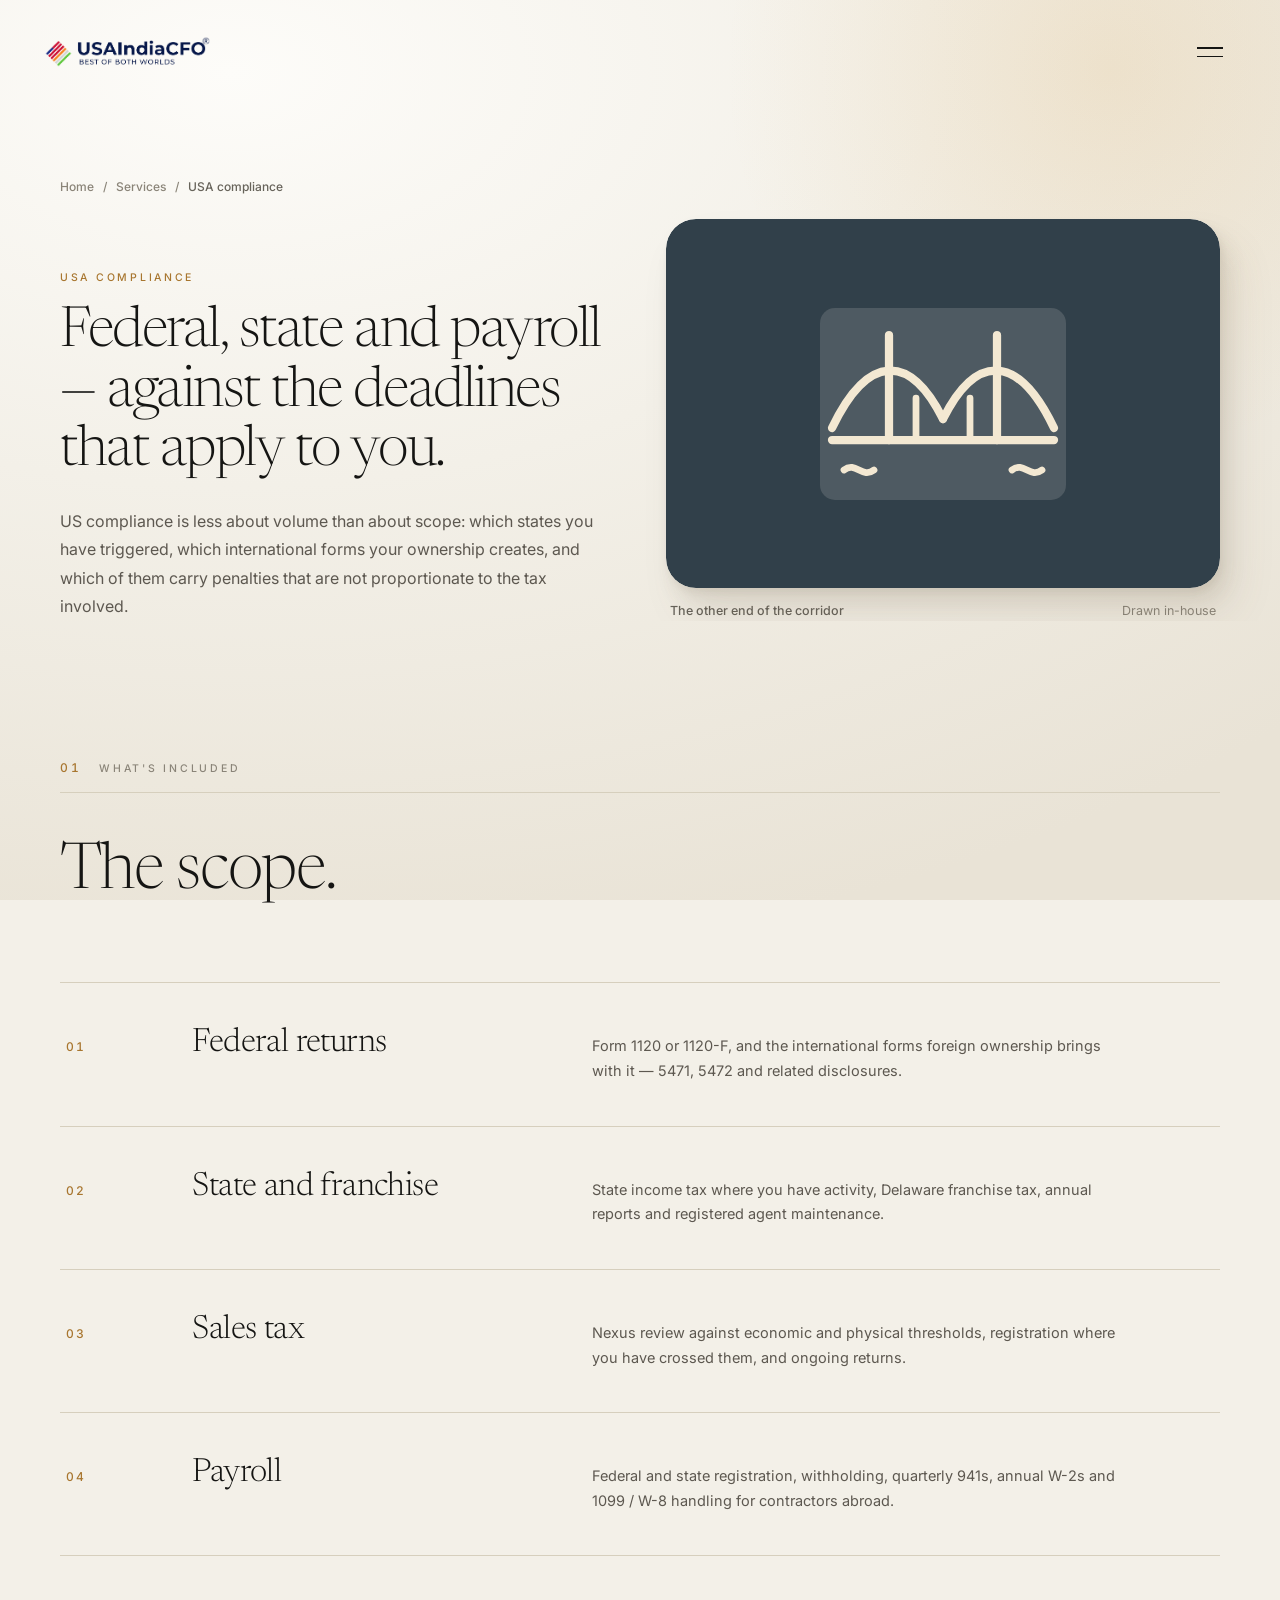
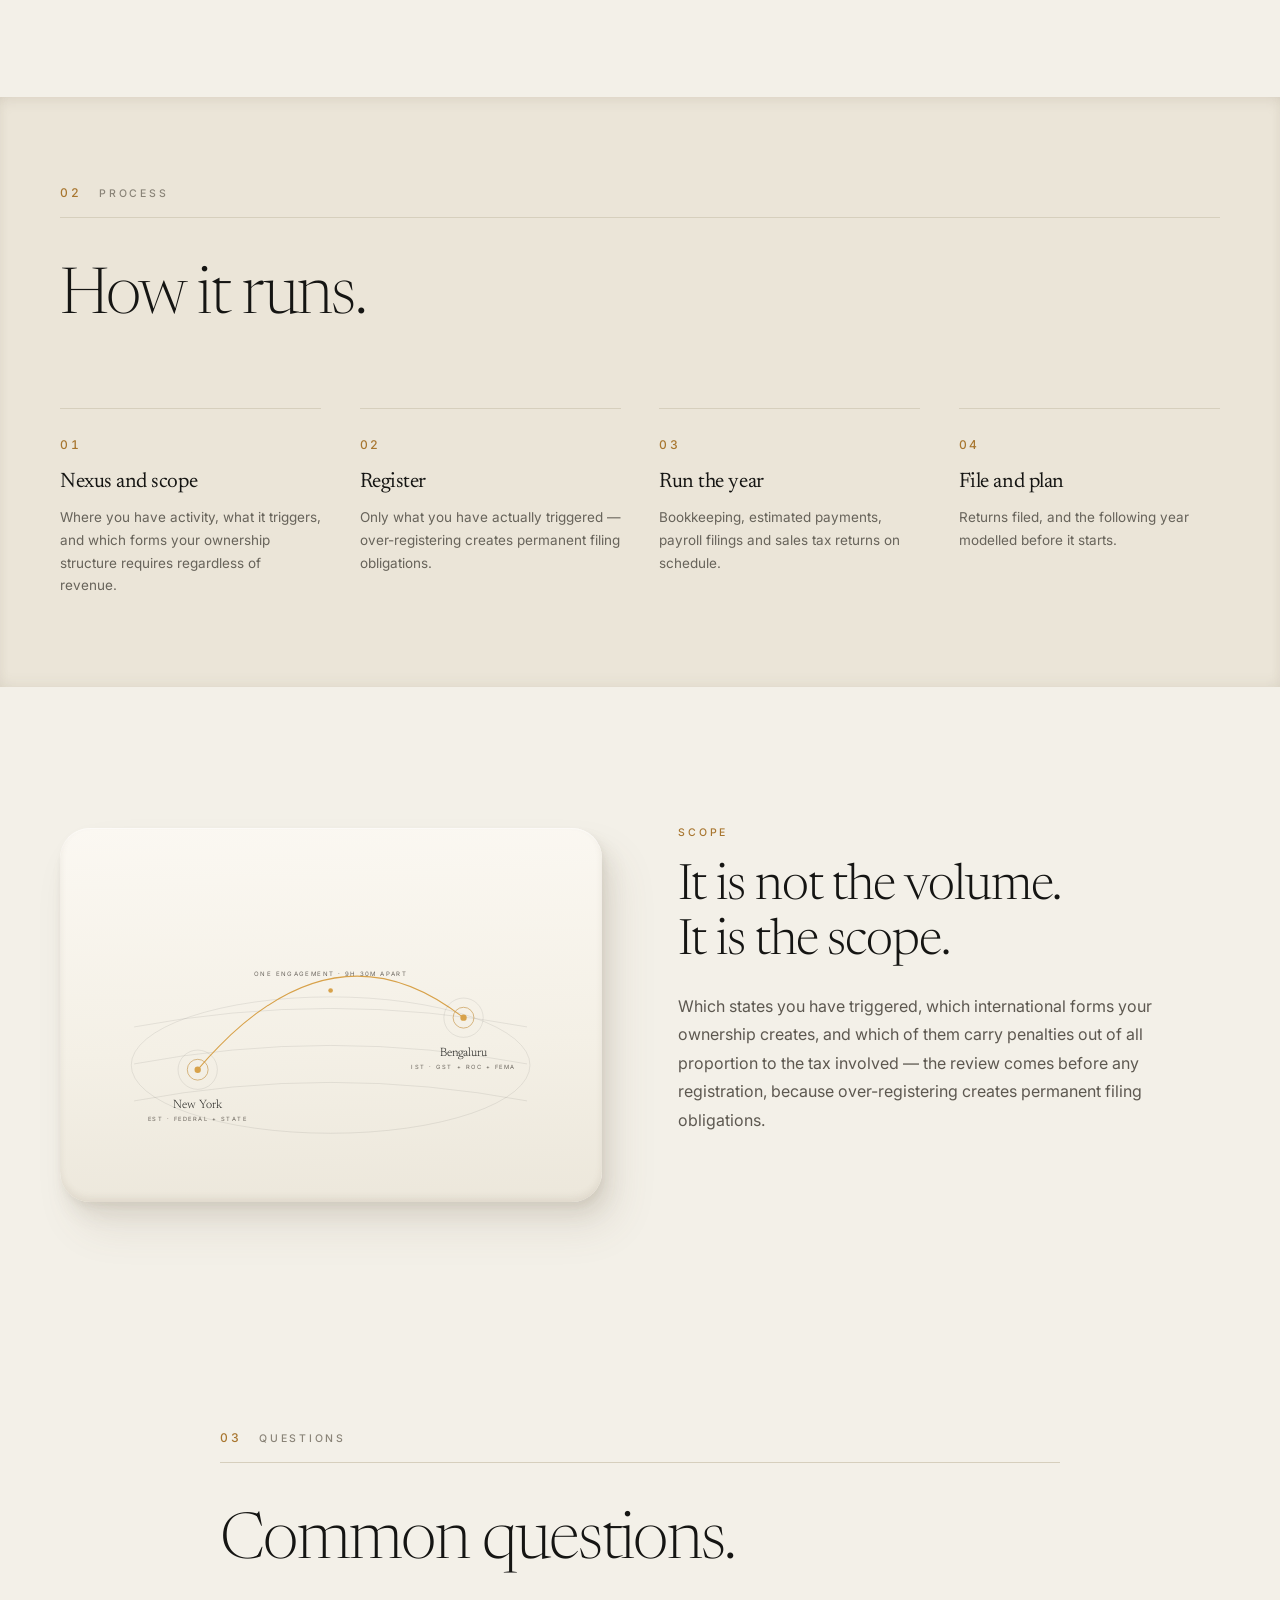
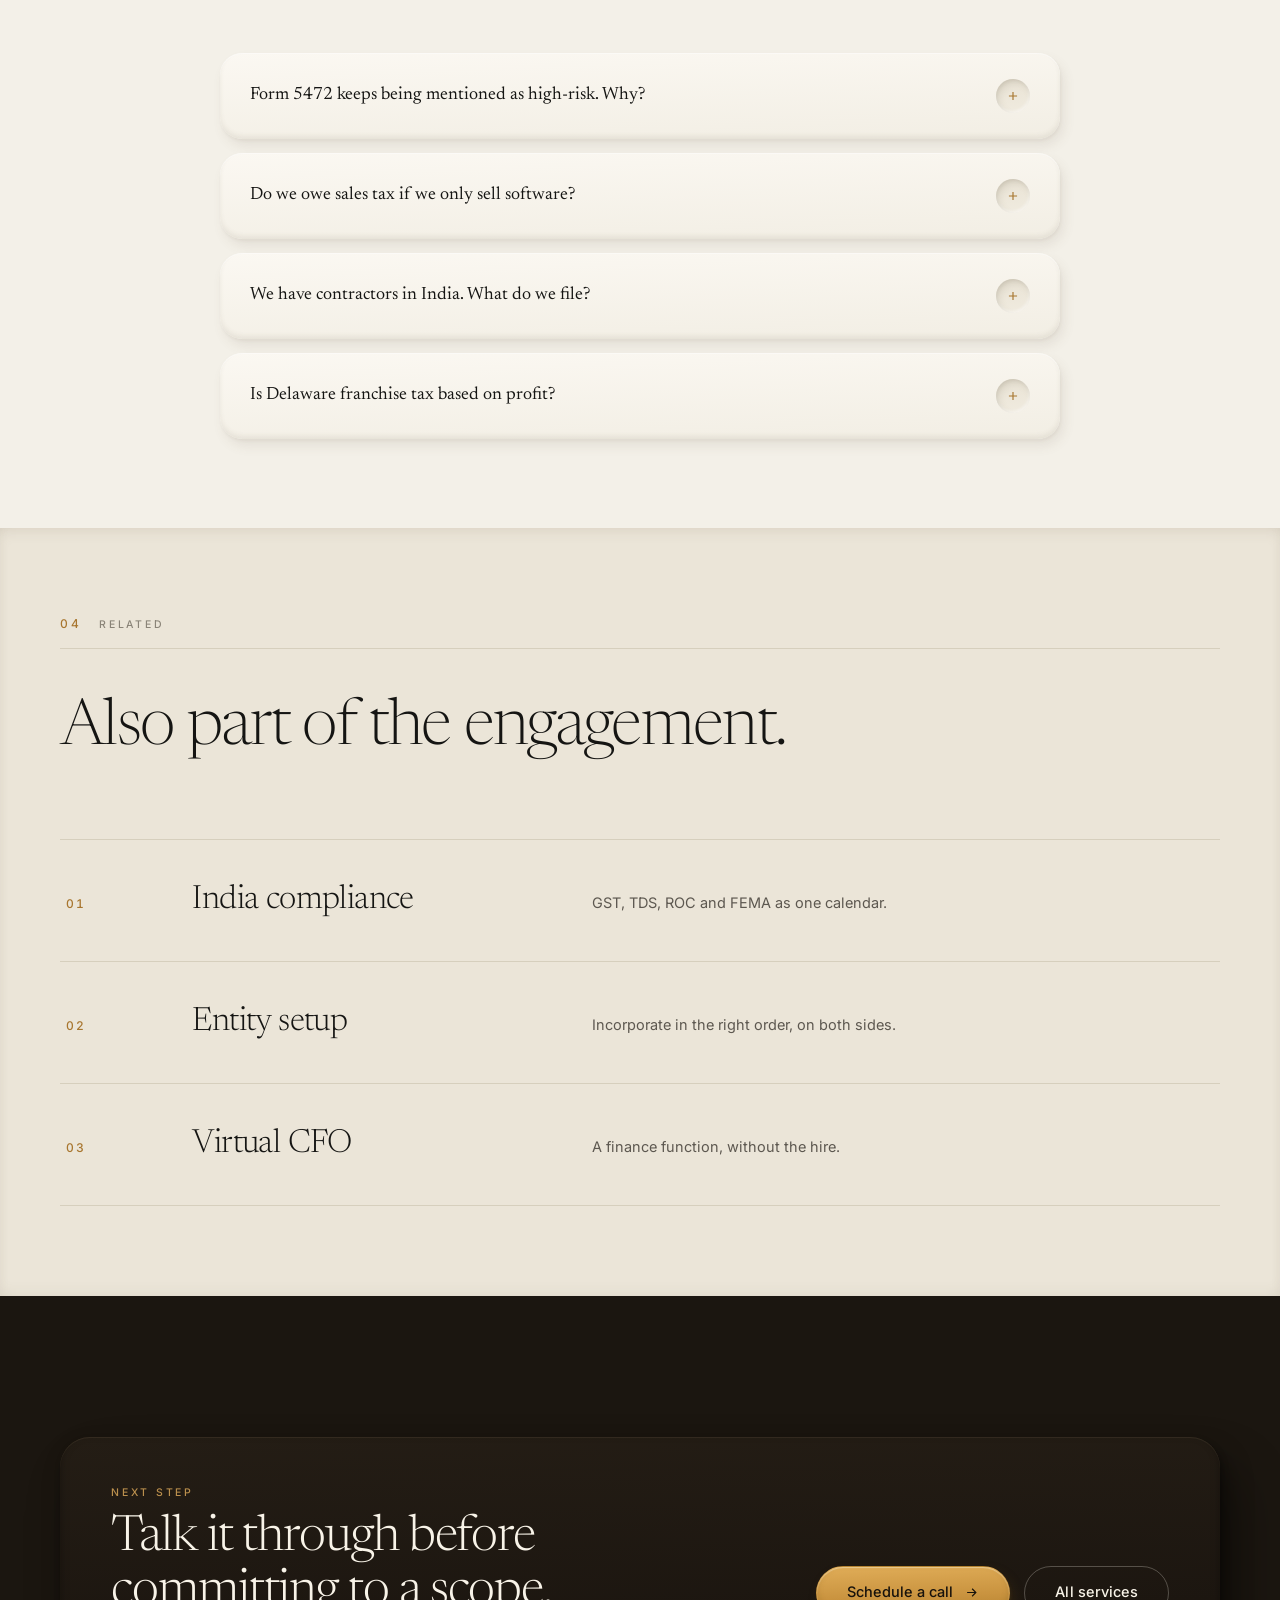
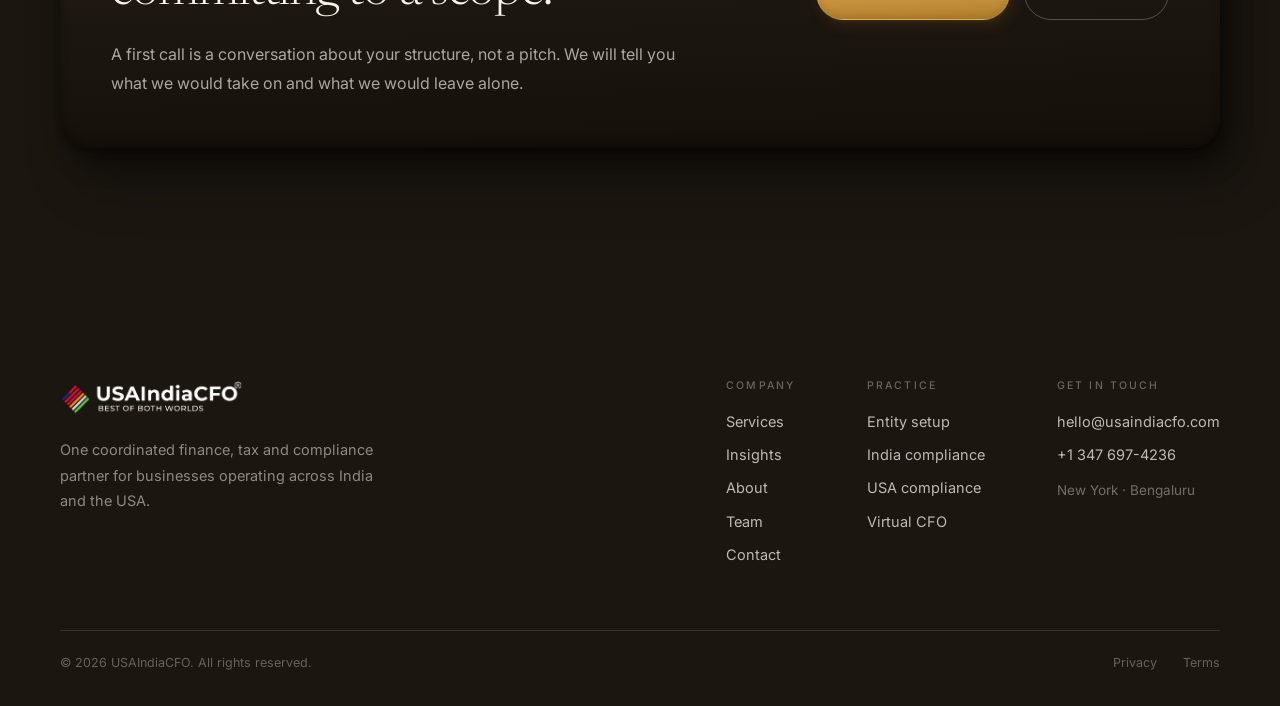
<file: v27/services-usa.html>
<!DOCTYPE html>
<html lang="en">
<head>
<meta charset="utf-8">
<meta name="viewport" content="width=device-width, initial-scale=1">
<title>USA compliance — federal, state, sales tax and payroll | USAIndiaCFO</title>
<meta name="description" content="US tax and statutory compliance for India-linked groups: federal returns, state and franchise tax, sales tax nexus, payroll and international forms.">
<meta name="theme-color" content="#17120c">
<link rel="icon" href="data:image/svg+xml,%3Csvg xmlns='http://www.w3.org/2000/svg' viewBox='0 0 32 32'%3E%3Crect width='32' height='32' rx='7' fill='%2317120c'/%3E%3Cpath d='M16 6l8 5v10l-8 5-8-5V11z' fill='none' stroke='%23d8a24a' stroke-width='2'/%3E%3Cpath d='M16 12v8' stroke='%23d8a24a' stroke-width='2'/%3E%3C/svg%3E">
<link rel="preconnect" href="https://fonts.googleapis.com">
<link rel="preconnect" href="https://fonts.gstatic.com" crossorigin>
<link rel="stylesheet" href="https://fonts.googleapis.com/css2?family=Newsreader:ital,opsz,wght@0,6..72,200..500;1,6..72,200..400&family=Inter:wght@400;500;600&display=swap">
<link rel="stylesheet" href="css/clay.css">
</head>
<body>
<a href="#main" class="btn btn--clay" style="position:absolute;left:-9999px;top:12px;z-index:200"
   onfocus="this.style.left='12px'" onblur="this.style.left='-9999px'">Skip to content</a>

<header class="hdr">
  <div class="hdr__in">
    <a class="hdr__logo" href="index.html" aria-label="USAIndiaCFO — home">
      <img class="logo-colour" src="img/logo-colour.png" alt="USAIndiaCFO" width="168" height="32">
      <img class="logo-white" src="img/logo-white.png" alt="" aria-hidden="true" width="168" height="32">
    </a>
    <button class="burger" type="button" aria-label="Open menu" aria-expanded="false" aria-controls="drawer">
      <span></span><span></span>
    </button>
  </div>
</header>

<div class="drawer-veil" data-open="false" aria-hidden="true"></div>
<aside class="drawer" id="drawer" data-open="false" aria-hidden="true" aria-label="Menu">
  <a class="drawer__link" href="services.html">Services</a>
  <a class="drawer__link" href="insights.html">Insights</a>
  <a class="drawer__link" href="about.html">About</a>
  <a class="drawer__link" href="team.html">Team</a>
  <a class="drawer__link" href="contact.html">Contact</a>
  <div class="drawer__foot">
    <a class="link-arrow" style="color:#c99a52" href="contact.html">Schedule a call <svg width="13" height="13" viewBox="0 0 24 24" fill="none" stroke="currentColor" stroke-width="1.9" aria-hidden="true"><path d="M5 12h14M13 6l6 6-6 6"/></svg></a>
    <p class="small" style="margin-top:16px;color:rgba(248,243,232,.44)">
      +1 347 697-4236<br>hello@usaindiacfo.com<br>New York · Bengaluru</p>
  </div>
</aside>
<main id="main">

  <section class="phero" style="padding-bottom:0">
    <div class="shell">
      <nav class="phero__crumb" aria-label="Breadcrumb"><a href="index.html">Home</a>
        <span aria-hidden="true">/</span> <a href="services.html">Services</a>
        <span aria-hidden="true">/</span> <span style="color:var(--ink-soft)">USA compliance</span></nav>
      <div class="duet" style="align-items:end;gap:clamp(32px,4vw,72px)">
        <div data-rise="0">
          <span class="eyebrow">USA compliance</span>
          <h1 class="display-lg" style="margin-top:20px">Federal, state and payroll — against the deadlines that apply to you.</h1>
          <p class="lede" style="margin-top:24px;max-width:56ch">US compliance is less about volume than about scope: which states you have triggered, which international forms your ownership creates, and which of them carry penalties that are not proportionate to the tax involved.</p>
        </div>
        <div class="duet__media" style="position:relative;top:0">
      <figure class="figure" data-rise-scale data-delay="0.15">
        <div class="figure__frame  ar-32" style="background:none"><div class="illo" style="background:#31404A"><svg viewBox="0 0 200 200" aria-hidden="true">
  <rect x="18" y="36" width="164" height="128" rx="10" fill="rgba(250,247,240,.14)"/>
  <g fill="none" stroke="#F3E8D2" stroke-width="5.5" stroke-linecap="round" stroke-linejoin="round">
    <path d="M64 124 V54 M136 124 V54"/>
    <path d="M26 124 H174"/>
    <path d="M26 116 C 50 66 78 66 100 110"/>
    <path d="M100 110 C 122 66 150 66 174 116"/>
    <path d="M82 96 v28 M118 96 v28" stroke-width="4.5"/>
    <path d="M34 144 c8 -6 12 6 20 0 M146 144 c8 -6 12 6 20 0" stroke-width="4.5"/>
  </g>
</svg></div></div>
        <div class="figure__cap"><b>The other end of the corridor</b><span>Drawn in-house</span></div>
      </figure>
        </div>
      </div>
    </div>
  </section>

  <section class="section">
    <div class="shell">
      <div class="chapter" data-rise="0">
        <div class="chapter__rule">
          <span class="chapter__no">01</span>
          <span class="chapter__label">What's included</span>
        </div>
        <div class="chapter__row">
          <h3 class="display-lg ">The scope.</h3>
        </div>
      </div>

      <div class="index-list" data-stagger>
        <div class="index-row">
          <span class="index-row__no">01</span>
          <span class="index-row__title">Federal returns</span>
          <span class="index-row__body">Form 1120 or 1120-F, and the international forms foreign ownership brings with it — 5471, 5472 and related disclosures.</span>
          
        </div>
        <div class="index-row">
          <span class="index-row__no">02</span>
          <span class="index-row__title">State and franchise</span>
          <span class="index-row__body">State income tax where you have activity, Delaware franchise tax, annual reports and registered agent maintenance.</span>
          
        </div>
        <div class="index-row">
          <span class="index-row__no">03</span>
          <span class="index-row__title">Sales tax</span>
          <span class="index-row__body">Nexus review against economic and physical thresholds, registration where you have crossed them, and ongoing returns.</span>
          
        </div>
        <div class="index-row">
          <span class="index-row__no">04</span>
          <span class="index-row__title">Payroll</span>
          <span class="index-row__body">Federal and state registration, withholding, quarterly 941s, annual W-2s and 1099 / W-8 handling for contractors abroad.</span>
          
        </div>
      </div>
    </div>
  </section>

  <section class="section section--sunk section--tight">
    <div class="shell">
      <div class="chapter" data-rise="0">
        <div class="chapter__rule">
          <span class="chapter__no">02</span>
          <span class="chapter__label">Process</span>
        </div>
        <div class="chapter__row">
          <h3 class="display-lg ">How it runs.</h3>
        </div>
      </div>

      <div class="grid grid-4" style="gap:clamp(22px,3vw,40px)">
        <div data-rise="0.00" style="border-top:1px solid var(--line);padding-top:22px">
          <span class="chapter__no">01</span>
          <h4 style="margin-top:14px">Nexus and scope</h4>
          <p class="small" style="margin-top:10px">Where you have activity, what it triggers, and which forms your ownership structure requires regardless of revenue.</p>
        </div>
        <div data-rise="0.07" style="border-top:1px solid var(--line);padding-top:22px">
          <span class="chapter__no">02</span>
          <h4 style="margin-top:14px">Register</h4>
          <p class="small" style="margin-top:10px">Only what you have actually triggered — over-registering creates permanent filing obligations.</p>
        </div>
        <div data-rise="0.14" style="border-top:1px solid var(--line);padding-top:22px">
          <span class="chapter__no">03</span>
          <h4 style="margin-top:14px">Run the year</h4>
          <p class="small" style="margin-top:10px">Bookkeeping, estimated payments, payroll filings and sales tax returns on schedule.</p>
        </div>
        <div data-rise="0.21" style="border-top:1px solid var(--line);padding-top:22px">
          <span class="chapter__no">04</span>
          <h4 style="margin-top:14px">File and plan</h4>
          <p class="small" style="margin-top:10px">Returns filed, and the following year modelled before it starts.</p>
        </div>
      </div>
    </div>
  </section>

  <section class="section">
    <div class="shell">
      <div class="duet duet--flip">
        <div class="duet__media">
          <div class="clay clay-pad-lg" data-rise="0" data-draw>
<svg viewBox="0 0 760 470" fill="none" role="img"
     aria-label="The New York to Bengaluru corridor" style="display:block;width:100%;height:auto">
  <g stroke="rgba(21,21,19,.14)" stroke-width="1">
    <path d="M40 384 Q 380 320 720 384"/>
    <path d="M40 320 Q 380 256 720 320"/>
    <path d="M40 256 Q 380 192 720 256"/>
    <ellipse cx="380" cy="322" rx="345" ry="118"/>
  </g>
  <path class="draw--slow" pathLength="1" d="M150 330 Q 380 60 610 240"
        stroke="#d8a24a" stroke-width="1.8" stroke-dasharray="1"/>
  <g class="pop">
    <circle cx="150" cy="330" r="34" stroke="rgba(21,21,19,.14)" stroke-width="1"/>
    <circle cx="150" cy="330" r="18" stroke="#c99a52" stroke-width="1.2"/>
    <circle cx="150" cy="330" r="5.5" fill="#d8a24a"/>
    <text x="150" y="396" text-anchor="middle" fill="#151513"
          font-family="Newsreader,Georgia,serif" font-size="21" font-weight="300">New York</text>
    <text x="150" y="418" text-anchor="middle" fill="rgba(93,88,80,.9)"
          font-family="Inter,sans-serif" font-size="10" letter-spacing="2.6">EST · FEDERAL + STATE</text>
  </g>
  <g class="pop">
    <circle cx="610" cy="240" r="34" stroke="rgba(21,21,19,.14)" stroke-width="1"/>
    <circle cx="610" cy="240" r="18" stroke="#c99a52" stroke-width="1.2"/>
    <circle cx="610" cy="240" r="5.5" fill="#d8a24a"/>
    <text x="610" y="306" text-anchor="middle" fill="#151513"
          font-family="Newsreader,Georgia,serif" font-size="21" font-weight="300">Bengaluru</text>
    <text x="610" y="328" text-anchor="middle" fill="rgba(93,88,80,.9)"
          font-family="Inter,sans-serif" font-size="10" letter-spacing="2.6">IST · GST + ROC + FEMA</text>
  </g>
  <circle class="pulse" cx="380" cy="193" r="4" fill="#d8a24a"/>
  <text x="380" y="168" text-anchor="middle" fill="rgba(93,88,80,.9)"
        font-family="Inter,sans-serif" font-size="10.5" letter-spacing="2.4">ONE ENGAGEMENT · 9H 30M APART</text>
</svg>          </div>
        </div>
        <div class="duet__copy">
          <span class="eyebrow" data-rise="0">Scope</span>
          <h2 data-rise="0.05">It is not the volume. It is the scope.</h2>
          <p class="lede" data-rise="0.1">Which states you have triggered, which international forms your ownership creates, and which of them carry penalties out of all proportion to the tax involved — the review comes before any registration, because over-registering creates permanent filing obligations.</p>
        </div>
      </div>
    </div>
  </section>

  <section class="section section--tight">
    <div class="shell shell--narrow">
      <div class="chapter" data-rise="0">
        <div class="chapter__rule">
          <span class="chapter__no">03</span>
          <span class="chapter__label">Questions</span>
        </div>
        <div class="chapter__row">
          <h3 class="display-lg ">Common questions.</h3>
        </div>
      </div>

      <div class="acc">
        <div class="acc__item" data-open="false" data-rise="0">
          <button class="acc__btn" type="button">
            <span>Form 5472 keeps being mentioned as high-risk. Why?</span>
            <span class="acc__sign"><svg width="14" height="14" viewBox="0 0 24 24" fill="none" stroke="currentColor" stroke-width="2" aria-hidden="true"><path d="M12 5v14M5 12h14"/></svg></span>
          </button>
          <div class="acc__panel"><div><p>Because the penalty is a flat 25,000 US dollars per form per year and it applies to a foreign-owned US disregarded entity even with no income and no activity. It is one of the few filings where a dormant company with nothing to report still has real exposure, so a US LLC set up and forgotten is exactly the case that gets expensive.</p></div></div>
        </div>
        <div class="acc__item" data-open="false" data-rise="0">
          <button class="acc__btn" type="button">
            <span>Do we owe sales tax if we only sell software?</span>
            <span class="acc__sign"><svg width="14" height="14" viewBox="0 0 24 24" fill="none" stroke="currentColor" stroke-width="2" aria-hidden="true"><path d="M12 5v14M5 12h14"/></svg></span>
          </button>
          <div class="acc__panel"><div><p>Possibly. Many states now tax SaaS, and economic nexus can be triggered by revenue or transaction count with no physical presence at all. The thresholds differ by state, which is why the review comes before any registration.</p></div></div>
        </div>
        <div class="acc__item" data-open="false" data-rise="0">
          <button class="acc__btn" type="button">
            <span>We have contractors in India. What do we file?</span>
            <span class="acc__sign"><svg width="14" height="14" viewBox="0 0 24 24" fill="none" stroke="currentColor" stroke-width="2" aria-hidden="true"><path d="M12 5v14M5 12h14"/></svg></span>
          </button>
          <div class="acc__panel"><div><p>Payments to a non-US person for services performed outside the US are generally not 1099-reportable, but you need a valid W-8BEN or W-8BEN-E on file to support that position. Getting the form is cheap; not having it during an audit is not.</p></div></div>
        </div>
        <div class="acc__item" data-open="false" data-rise="0">
          <button class="acc__btn" type="button">
            <span>Is Delaware franchise tax based on profit?</span>
            <span class="acc__sign"><svg width="14" height="14" viewBox="0 0 24 24" fill="none" stroke="currentColor" stroke-width="2" aria-hidden="true"><path d="M12 5v14M5 12h14"/></svg></span>
          </button>
          <div class="acc__panel"><div><p>No — that is the usual surprise. It is calculated on authorised shares or assumed par value capital, so a company with no revenue can still owe it, and a large authorised share count set at incorporation can make it much larger than it needs to be.</p></div></div>
        </div>
      </div>
    </div>
  </section>

  <section class="section section--sunk section--tight">
    <div class="shell">
      <div class="chapter" data-rise="0">
        <div class="chapter__rule">
          <span class="chapter__no">04</span>
          <span class="chapter__label">Related</span>
        </div>
        <div class="chapter__row">
          <h3 class="display-lg ">Also part of the engagement.</h3>
        </div>
      </div>

      <div class="index-list" data-stagger>
        <a class="index-row" href="services-india.html">
          <span class="index-row__no">01</span>
          <span class="index-row__title">India compliance</span>
          <span class="index-row__body">GST, TDS, ROC and FEMA as one calendar.</span>
          <span class="index-row__arrow"><svg width="15" height="15" viewBox="0 0 24 24" fill="none" stroke="currentColor" stroke-width="1.8" aria-hidden="true"><path d="M5 12h14M13 6l6 6-6 6"/></svg></span>
        </a>
        <a class="index-row" href="services-setup.html">
          <span class="index-row__no">02</span>
          <span class="index-row__title">Entity setup</span>
          <span class="index-row__body">Incorporate in the right order, on both sides.</span>
          <span class="index-row__arrow"><svg width="15" height="15" viewBox="0 0 24 24" fill="none" stroke="currentColor" stroke-width="1.8" aria-hidden="true"><path d="M5 12h14M13 6l6 6-6 6"/></svg></span>
        </a>
        <a class="index-row" href="services-cfo.html">
          <span class="index-row__no">03</span>
          <span class="index-row__title">Virtual CFO</span>
          <span class="index-row__body">A finance function, without the hire.</span>
          <span class="index-row__arrow"><svg width="15" height="15" viewBox="0 0 24 24" fill="none" stroke="currentColor" stroke-width="1.8" aria-hidden="true"><path d="M5 12h14M13 6l6 6-6 6"/></svg></span>
        </a>
      </div>
    </div>
  </section>

  <section class="section section--dark" data-chrome-dark-skip>
    <div class="shell">
      <div class="clay clay--dark clay-pad-lg" data-rise="0"
           style="display:flex;align-items:center;justify-content:space-between;gap:48px;flex-wrap:wrap">
        <div class="stack-sm" style="max-width:600px">
          <span class="eyebrow eyebrow--on-dark">Next step</span>
          <h2>Talk it through before committing to a scope.</h2>
          <p class="lede" style="margin-top:8px">A first call is a conversation about your structure, not a pitch. We will tell you what we would take on and what we would leave alone.</p>
        </div>
        <div style="display:flex;gap:14px;flex-wrap:wrap">
          <a class="btn btn--primary" href="contact.html">Schedule a call <svg width="15" height="15" viewBox="0 0 24 24" fill="none" stroke="currentColor" stroke-width="1.8" aria-hidden="true"><path d="M5 12h14M13 6l6 6-6 6"/></svg></a>
          <a class="btn btn--ghost-dark" href="services.html">All services</a>
        </div>
      </div>
    </div>
  </section>
</main>

<footer class="ftr">
  <div class="shell">
    <div class="ftr__top">
      <div class="ftr__brand">
        <img src="img/logo-white.png" alt="USAIndiaCFO" width="184" height="34">
        <p>One coordinated finance, tax and compliance partner for businesses
           operating across India and the USA.</p>
      </div>
      <div class="ftr__cols">
        <div>
          <p class="ftr__h">Company</p>
          <a class="ftr__a" href="services.html">Services</a>
          <a class="ftr__a" href="insights.html">Insights</a>
          <a class="ftr__a" href="about.html">About</a>
          <a class="ftr__a" href="team.html">Team</a>
          <a class="ftr__a" href="contact.html">Contact</a>
        </div>
        <div>
          <p class="ftr__h">Practice</p>
          <a class="ftr__a" href="services-setup.html">Entity setup</a>
          <a class="ftr__a" href="services-india.html">India compliance</a>
          <a class="ftr__a" href="services-usa.html">USA compliance</a>
          <a class="ftr__a" href="services-cfo.html">Virtual CFO</a>
        </div>
        <div>
          <p class="ftr__h">Get in touch</p>
          <a class="ftr__a" href="mailto:hello@usaindiacfo.com">hello@usaindiacfo.com</a>
          <a class="ftr__a" href="tel:+13476974236">+1 347 697-4236</a>
          <p class="small" style="margin-top:14px;color:rgba(248,243,232,.4)">New York · Bengaluru</p>
        </div>
      </div>
    </div>
    <div class="ftr__meta">
      <p>© 2026 USAIndiaCFO. All rights reserved.</p>
      <div style="display:flex;gap:26px">
        <a href="privacy.html">Privacy</a>
        <a href="terms.html">Terms</a>
      </div>
    </div>
  </div>
</footer>

<script src="js/site.js"></script>
</body>
</html>
</file>
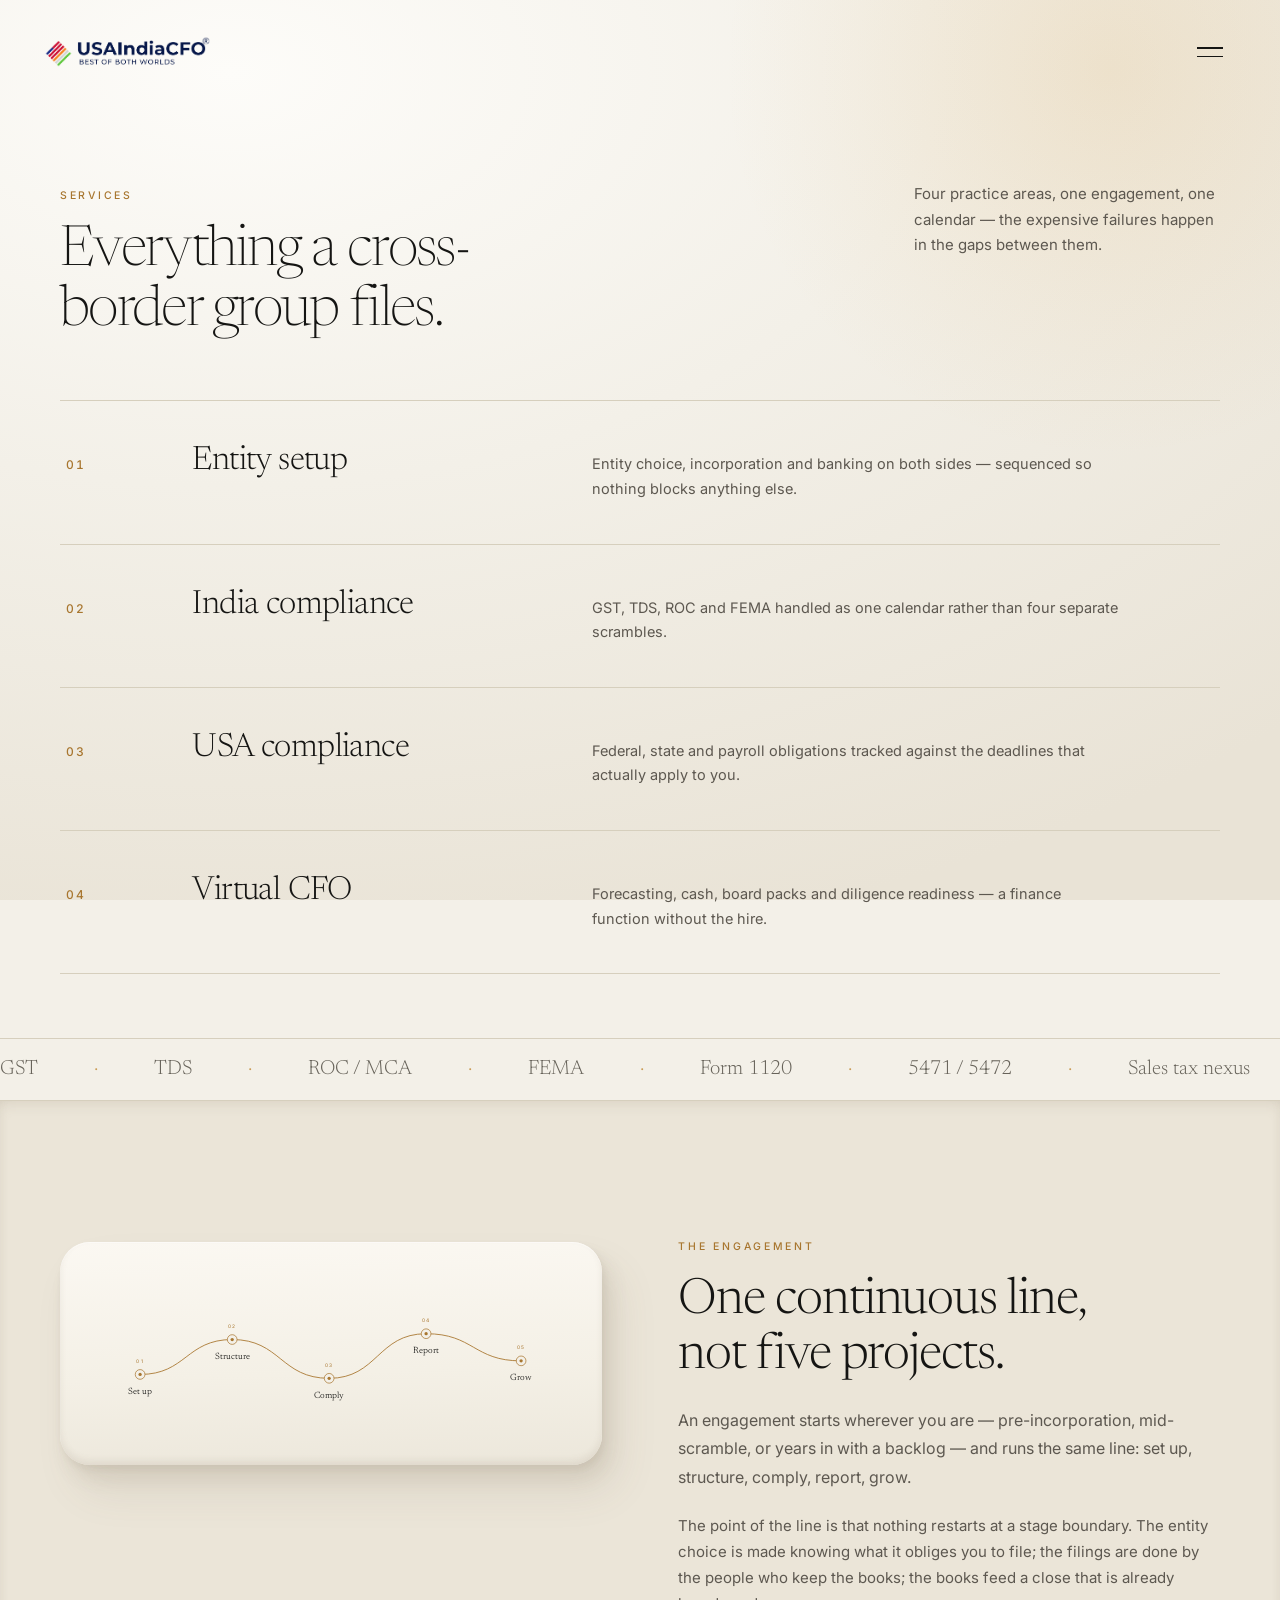
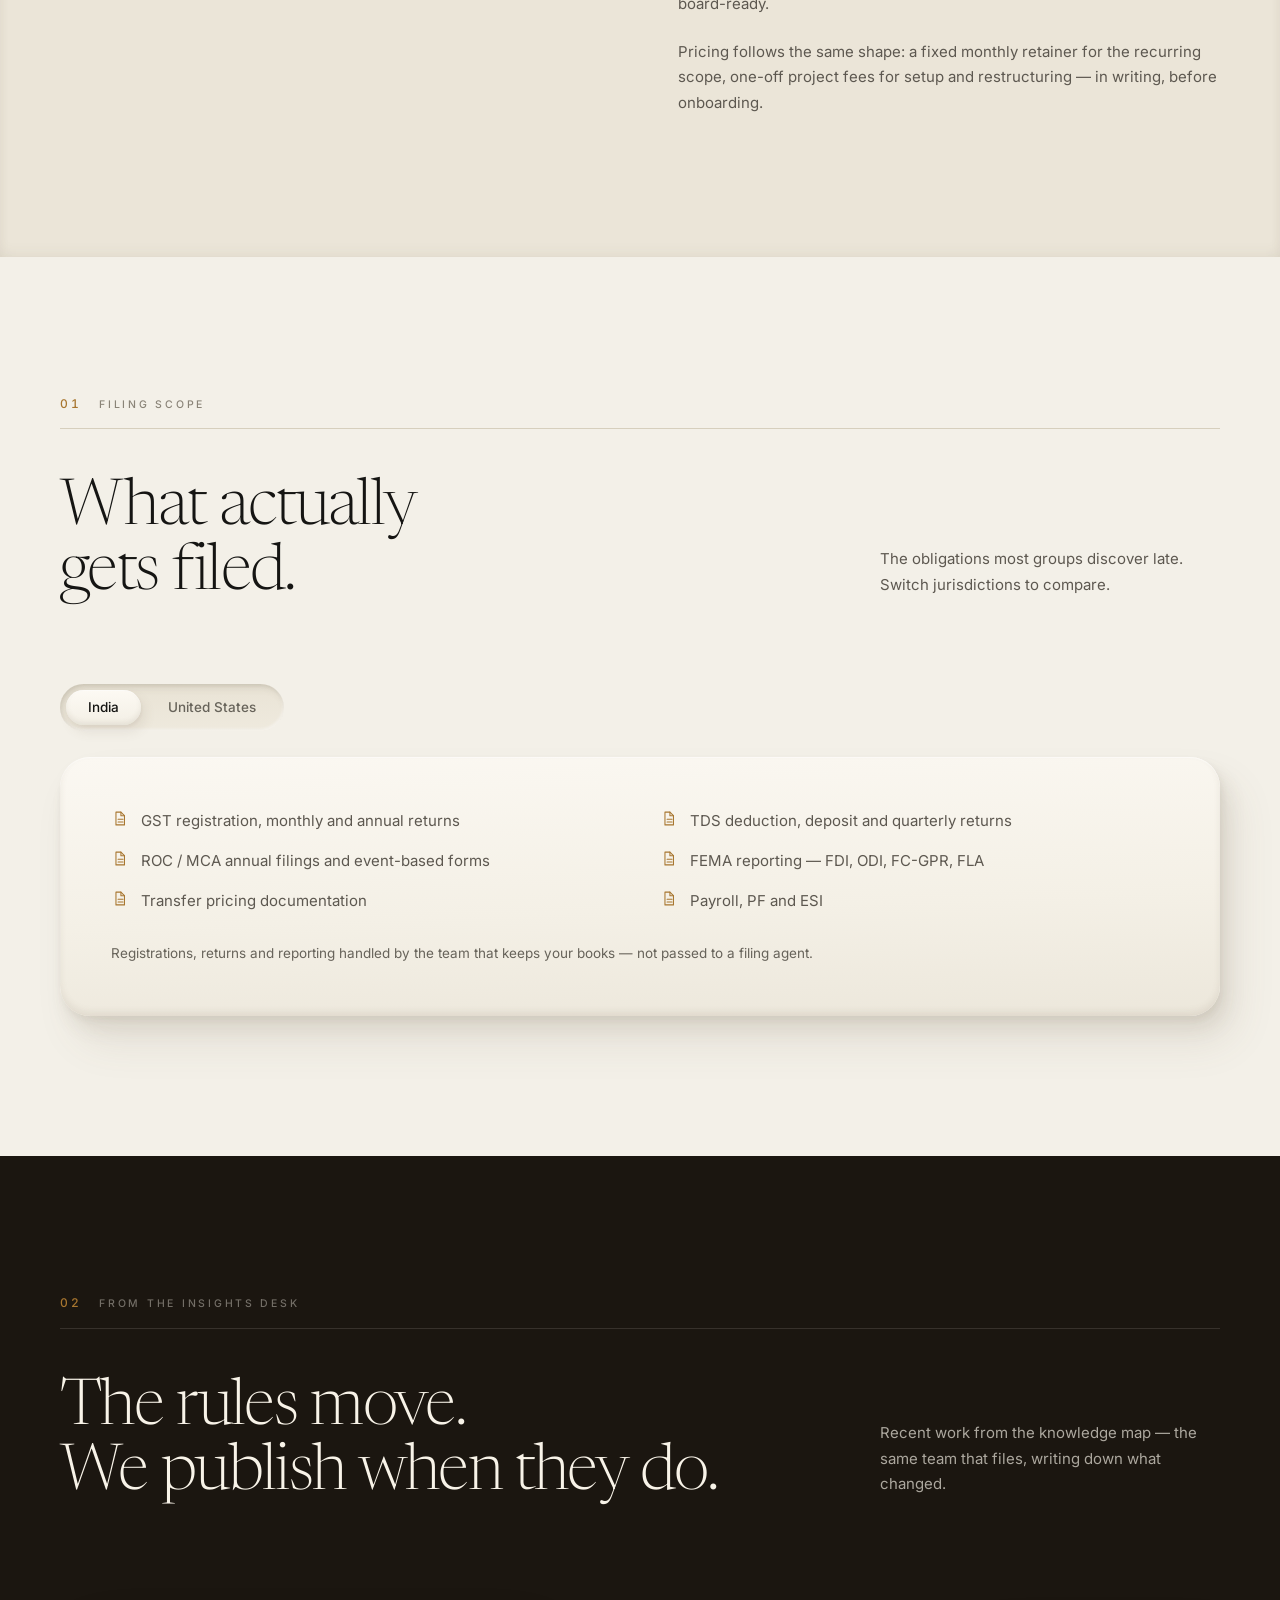
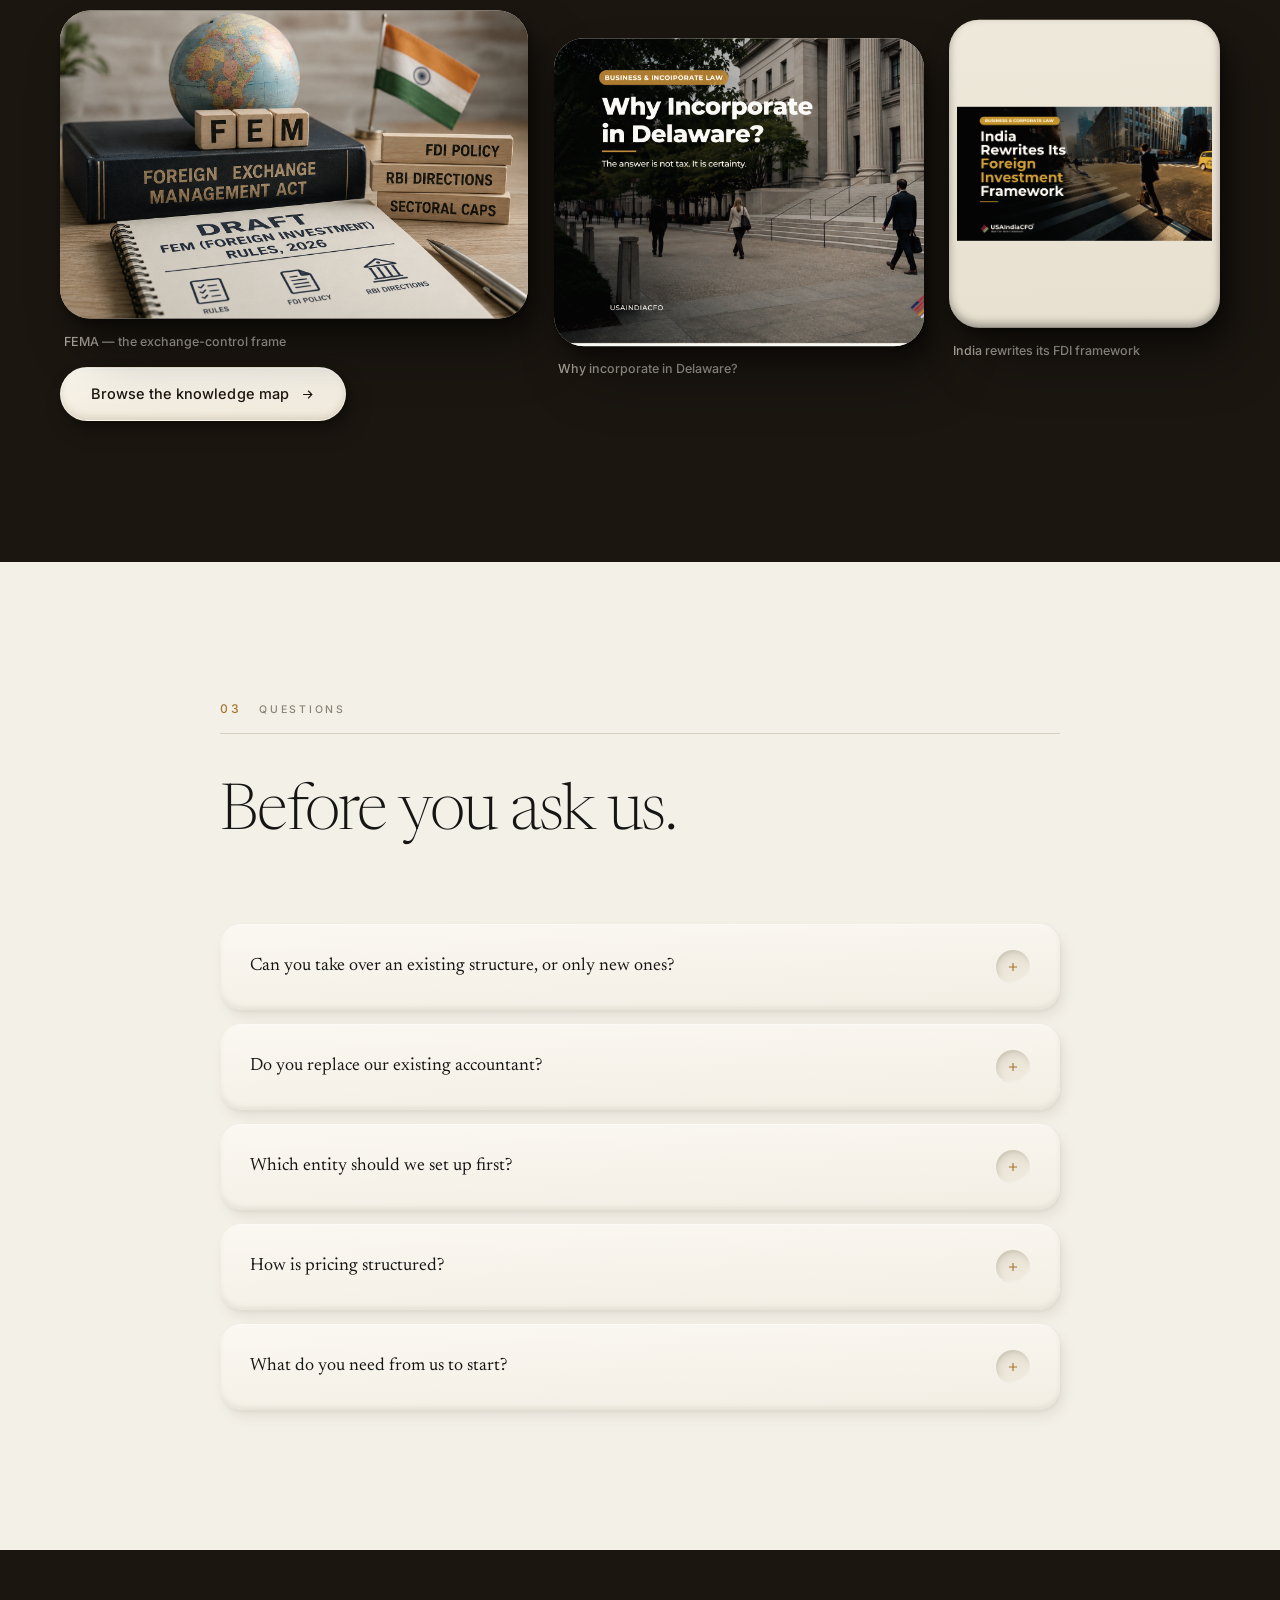
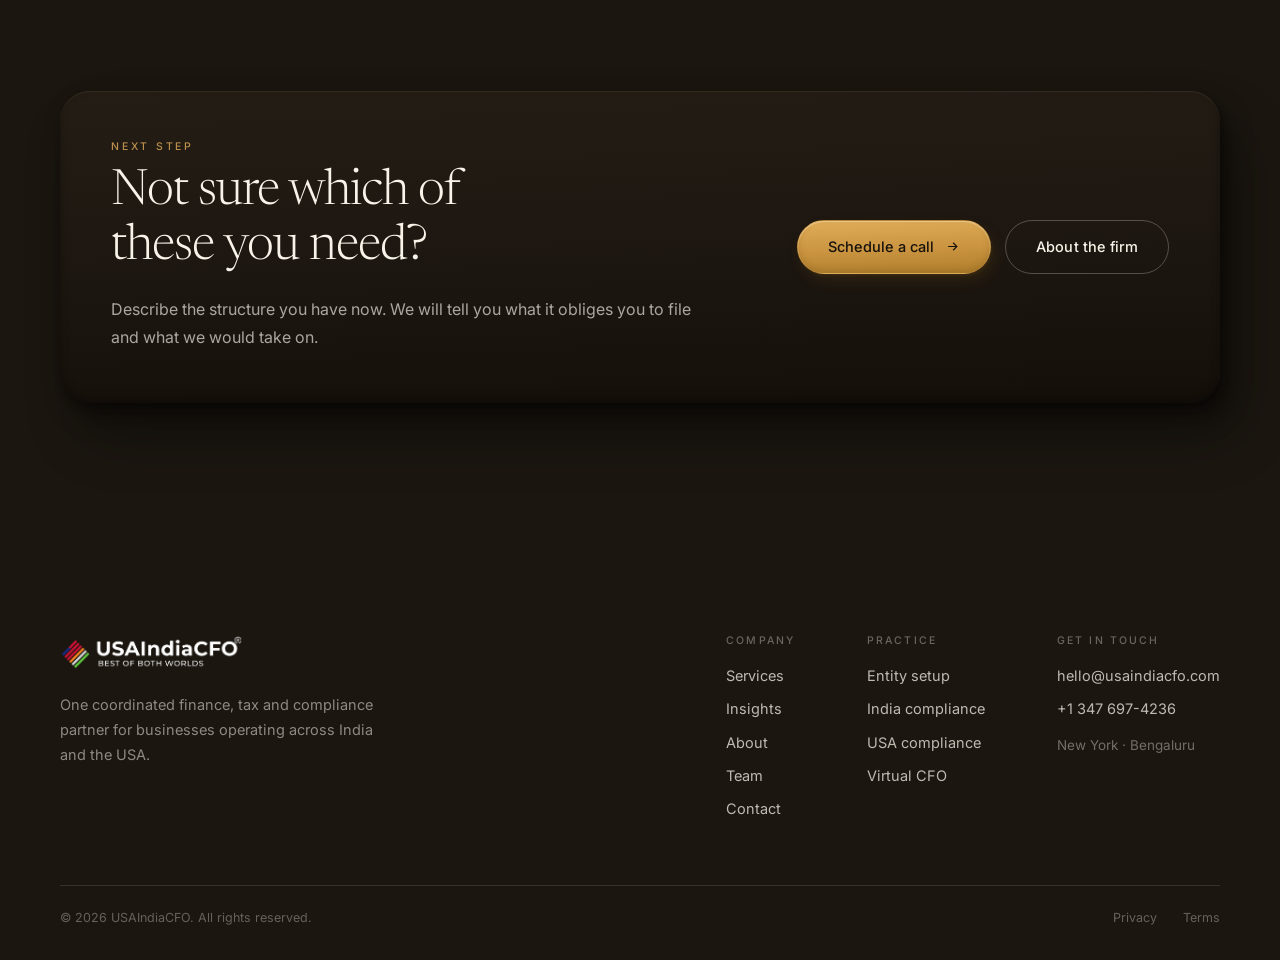
<file: v27/services.html>
<!DOCTYPE html>
<html lang="en">
<head>
<meta charset="utf-8">
<meta name="viewport" content="width=device-width, initial-scale=1">
<title>Services — entity setup, India & USA compliance, Virtual CFO | USAIndiaCFO</title>
<meta name="description" content="Entity setup, India compliance, USA compliance and Virtual CFO support, run as one engagement with one calendar.">
<meta name="theme-color" content="#17120c">
<link rel="icon" href="data:image/svg+xml,%3Csvg xmlns='http://www.w3.org/2000/svg' viewBox='0 0 32 32'%3E%3Crect width='32' height='32' rx='7' fill='%2317120c'/%3E%3Cpath d='M16 6l8 5v10l-8 5-8-5V11z' fill='none' stroke='%23d8a24a' stroke-width='2'/%3E%3Cpath d='M16 12v8' stroke='%23d8a24a' stroke-width='2'/%3E%3C/svg%3E">
<link rel="preconnect" href="https://fonts.googleapis.com">
<link rel="preconnect" href="https://fonts.gstatic.com" crossorigin>
<link rel="stylesheet" href="https://fonts.googleapis.com/css2?family=Newsreader:ital,opsz,wght@0,6..72,200..500;1,6..72,200..400&family=Inter:wght@400;500;600&display=swap">
<link rel="stylesheet" href="css/clay.css">
</head>
<body>
<a href="#main" class="btn btn--clay" style="position:absolute;left:-9999px;top:12px;z-index:200"
   onfocus="this.style.left='12px'" onblur="this.style.left='-9999px'">Skip to content</a>

<header class="hdr">
  <div class="hdr__in">
    <a class="hdr__logo" href="index.html" aria-label="USAIndiaCFO — home">
      <img class="logo-colour" src="img/logo-colour.png" alt="USAIndiaCFO" width="168" height="32">
      <img class="logo-white" src="img/logo-white.png" alt="" aria-hidden="true" width="168" height="32">
    </a>
    <button class="burger" type="button" aria-label="Open menu" aria-expanded="false" aria-controls="drawer">
      <span></span><span></span>
    </button>
  </div>
</header>

<div class="drawer-veil" data-open="false" aria-hidden="true"></div>
<aside class="drawer" id="drawer" data-open="false" aria-hidden="true" aria-label="Menu">
  <a class="drawer__link" href="services.html">Services</a>
  <a class="drawer__link" href="insights.html">Insights</a>
  <a class="drawer__link" href="about.html">About</a>
  <a class="drawer__link" href="team.html">Team</a>
  <a class="drawer__link" href="contact.html">Contact</a>
  <div class="drawer__foot">
    <a class="link-arrow" style="color:#c99a52" href="contact.html">Schedule a call <svg width="13" height="13" viewBox="0 0 24 24" fill="none" stroke="currentColor" stroke-width="1.9" aria-hidden="true"><path d="M5 12h14M13 6l6 6-6 6"/></svg></a>
    <p class="small" style="margin-top:16px;color:rgba(248,243,232,.44)">
      +1 347 697-4236<br>hello@usaindiacfo.com<br>New York · Bengaluru</p>
  </div>
</aside>
<main id="main">

  <section class="phero" style="padding-bottom:0">
    <div class="shell">
      <div data-rise="0" style="display:flex;align-items:baseline;justify-content:space-between;gap:48px;flex-wrap:wrap">
        <div>
          <span class="eyebrow">Services</span>
          <h1 class="display-xl" style="margin-top:22px;max-width:15ch">Everything a cross-border group files.</h1>
        </div>
        <p class="body" data-rise="0.1" style="max-width:34ch;margin-bottom:14px">Four practice areas,
           one engagement, one calendar — the expensive failures happen in the gaps between them.</p>
      </div>
      <div style="margin-top:clamp(36px,4.5vw,60px)">
      <div class="index-list" data-stagger>
        <a class="index-row" href="services-setup.html">
          <span class="index-row__no">01</span>
          <span class="index-row__title">Entity setup</span>
          <span class="index-row__body">Entity choice, incorporation and banking on both sides — sequenced so nothing blocks anything else.</span>
          <span class="index-row__arrow"><svg width="15" height="15" viewBox="0 0 24 24" fill="none" stroke="currentColor" stroke-width="1.8" aria-hidden="true"><path d="M5 12h14M13 6l6 6-6 6"/></svg></span>
        </a>
        <a class="index-row" href="services-india.html">
          <span class="index-row__no">02</span>
          <span class="index-row__title">India compliance</span>
          <span class="index-row__body">GST, TDS, ROC and FEMA handled as one calendar rather than four separate scrambles.</span>
          <span class="index-row__arrow"><svg width="15" height="15" viewBox="0 0 24 24" fill="none" stroke="currentColor" stroke-width="1.8" aria-hidden="true"><path d="M5 12h14M13 6l6 6-6 6"/></svg></span>
        </a>
        <a class="index-row" href="services-usa.html">
          <span class="index-row__no">03</span>
          <span class="index-row__title">USA compliance</span>
          <span class="index-row__body">Federal, state and payroll obligations tracked against the deadlines that actually apply to you.</span>
          <span class="index-row__arrow"><svg width="15" height="15" viewBox="0 0 24 24" fill="none" stroke="currentColor" stroke-width="1.8" aria-hidden="true"><path d="M5 12h14M13 6l6 6-6 6"/></svg></span>
        </a>
        <a class="index-row" href="services-cfo.html">
          <span class="index-row__no">04</span>
          <span class="index-row__title">Virtual CFO</span>
          <span class="index-row__body">Forecasting, cash, board packs and diligence readiness — a finance function without the hire.</span>
          <span class="index-row__arrow"><svg width="15" height="15" viewBox="0 0 24 24" fill="none" stroke="currentColor" stroke-width="1.8" aria-hidden="true"><path d="M5 12h14M13 6l6 6-6 6"/></svg></span>
        </a>
      </div>
      </div>
    </div>
    <div style="margin-top:clamp(40px,5vw,72px)" data-rise="0.2">
      <div class="ticker" aria-hidden="true">
        <div class="ticker__track"><span class="ticker__item">GST</span><span class="ticker__item">TDS</span><span class="ticker__item">ROC / MCA</span><span class="ticker__item">FEMA</span><span class="ticker__item">Form 1120</span><span class="ticker__item">5471 / 5472</span><span class="ticker__item">Sales tax nexus</span><span class="ticker__item">Franchise tax</span><span class="ticker__item">Payroll — 941 / W-2</span><span class="ticker__item">Transfer pricing</span><span class="ticker__item">FC-GPR</span><span class="ticker__item">FLA return</span><span class="ticker__item">1099 / W-8</span><span class="ticker__item">Annual reports</span><span class="ticker__item">GST</span><span class="ticker__item">TDS</span><span class="ticker__item">ROC / MCA</span><span class="ticker__item">FEMA</span><span class="ticker__item">Form 1120</span><span class="ticker__item">5471 / 5472</span><span class="ticker__item">Sales tax nexus</span><span class="ticker__item">Franchise tax</span><span class="ticker__item">Payroll — 941 / W-2</span><span class="ticker__item">Transfer pricing</span><span class="ticker__item">FC-GPR</span><span class="ticker__item">FLA return</span><span class="ticker__item">1099 / W-8</span><span class="ticker__item">Annual reports</span></div>
      </div>
    </div>
  </section>

  <section class="section section--sunk">
    <div class="shell">
      <div class="duet duet--flip">
        <div class="duet__media">
          <div class="clay clay-pad-lg" data-rise="0" data-draw>
<svg viewBox="0 0 906 250" fill="none" role="img"
     aria-label="Five stages on one continuous line" style="display:block;width:100%;height:auto">
  <path class="draw--slow" pathLength="1" d="M60 168 C 155.0 168, 155.0 96, 250 96 C 350.0 96, 350.0 176, 450 176 C 550.0 176, 550.0 84, 650 84 C 748.0 84, 748.0 140, 846 140 " stroke="#a8762f" stroke-width="1.8"/>
  
  <g class="pop">
    <circle cx="60" cy="168" r="10" fill="#f3f0e8" stroke="#a8762f" stroke-width="1.5"/>
    <circle cx="60" cy="168" r="3.4" fill="#a8762f"/>
    <text x="60" y="208" text-anchor="middle" fill="#151513"
          font-family="Newsreader,Georgia,serif" font-size="19" font-weight="350">Set up</text>
    <text x="60" y="144" text-anchor="middle" fill="#a8762f"
          font-family="Inter,sans-serif" font-size="10" letter-spacing="2.4">01</text>
  </g>
  <g class="pop">
    <circle cx="250" cy="96" r="10" fill="#f3f0e8" stroke="#a8762f" stroke-width="1.5"/>
    <circle cx="250" cy="96" r="3.4" fill="#a8762f"/>
    <text x="250" y="136" text-anchor="middle" fill="#151513"
          font-family="Newsreader,Georgia,serif" font-size="19" font-weight="350">Structure</text>
    <text x="250" y="72" text-anchor="middle" fill="#a8762f"
          font-family="Inter,sans-serif" font-size="10" letter-spacing="2.4">02</text>
  </g>
  <g class="pop">
    <circle cx="450" cy="176" r="10" fill="#f3f0e8" stroke="#a8762f" stroke-width="1.5"/>
    <circle cx="450" cy="176" r="3.4" fill="#a8762f"/>
    <text x="450" y="216" text-anchor="middle" fill="#151513"
          font-family="Newsreader,Georgia,serif" font-size="19" font-weight="350">Comply</text>
    <text x="450" y="152" text-anchor="middle" fill="#a8762f"
          font-family="Inter,sans-serif" font-size="10" letter-spacing="2.4">03</text>
  </g>
  <g class="pop">
    <circle cx="650" cy="84" r="10" fill="#f3f0e8" stroke="#a8762f" stroke-width="1.5"/>
    <circle cx="650" cy="84" r="3.4" fill="#a8762f"/>
    <text x="650" y="124" text-anchor="middle" fill="#151513"
          font-family="Newsreader,Georgia,serif" font-size="19" font-weight="350">Report</text>
    <text x="650" y="60" text-anchor="middle" fill="#a8762f"
          font-family="Inter,sans-serif" font-size="10" letter-spacing="2.4">04</text>
  </g>
  <g class="pop">
    <circle cx="846" cy="140" r="10" fill="#f3f0e8" stroke="#a8762f" stroke-width="1.5"/>
    <circle cx="846" cy="140" r="3.4" fill="#a8762f"/>
    <text x="846" y="180" text-anchor="middle" fill="#151513"
          font-family="Newsreader,Georgia,serif" font-size="19" font-weight="350">Grow</text>
    <text x="846" y="116" text-anchor="middle" fill="#a8762f"
          font-family="Inter,sans-serif" font-size="10" letter-spacing="2.4">05</text>
  </g>
</svg>          </div>
        </div>
        <div class="duet__copy">
          <span class="eyebrow" data-rise="0">The engagement</span>
          <h2 data-rise="0.05">One continuous line, not five projects.</h2>
          <p class="lede" data-rise="0.1">An engagement starts wherever you are — pre-incorporation,
             mid-scramble, or years in with a backlog — and runs the same line: set up, structure,
             comply, report, grow.</p>
          <p class="body" data-rise="0.15">The point of the line is that nothing restarts at a stage
             boundary. The entity choice is made knowing what it obliges you to file; the filings are
             done by the people who keep the books; the books feed a close that is already
             board-ready.</p>
          <p class="body" data-rise="0.2">Pricing follows the same shape: a fixed monthly retainer for
             the recurring scope, one-off project fees for setup and restructuring — in writing,
             before onboarding.</p>
        </div>
      </div>
    </div>
  </section>

  <section class="section">
    <div class="shell">
      <div class="chapter" data-rise="0">
        <div class="chapter__rule">
          <span class="chapter__no">01</span>
          <span class="chapter__label">Filing scope</span>
        </div>
        <div class="chapter__row">
          <h2 class="display-lg ">What actually<br>gets filed.</h2>
        <p class="body">The obligations most groups discover late. Switch jurisdictions to compare.</p>
        </div>
      </div>

      <div data-tabs data-rise="0">
        <div class="tabs" role="tablist" aria-label="Jurisdiction">
          <button class="tab" type="button" role="tab" aria-selected="true"
                  id="tab-in" aria-controls="panel-in">India</button>
          <button class="tab" type="button" role="tab" aria-selected="false"
                  id="tab-us" aria-controls="panel-us">United States</button>
        </div>
        <div class="clay clay-pad-lg" role="tabpanel" id="panel-in" aria-labelledby="tab-in"
             style="margin-top:26px">
          <div class="grid grid-2" style="gap:14px 40px">
            <div style="display:flex;gap:13px;align-items:flex-start"><span style="color:var(--bronze-deep);flex:0 0 auto;margin-top:2px"><svg width="17" height="17" viewBox="0 0 24 24" fill="none" stroke="currentColor" stroke-width="1.5" stroke-linecap="round" stroke-linejoin="round" aria-hidden="true"><path d="M7 3h7l5 5v13H7z"/><path d="M14 3v5h5"/><path d="M10 13h7M10 17h7"/></svg></span><p class="body">GST registration, monthly and annual returns</p></div>
            <div style="display:flex;gap:13px;align-items:flex-start"><span style="color:var(--bronze-deep);flex:0 0 auto;margin-top:2px"><svg width="17" height="17" viewBox="0 0 24 24" fill="none" stroke="currentColor" stroke-width="1.5" stroke-linecap="round" stroke-linejoin="round" aria-hidden="true"><path d="M7 3h7l5 5v13H7z"/><path d="M14 3v5h5"/><path d="M10 13h7M10 17h7"/></svg></span><p class="body">TDS deduction, deposit and quarterly returns</p></div>
            <div style="display:flex;gap:13px;align-items:flex-start"><span style="color:var(--bronze-deep);flex:0 0 auto;margin-top:2px"><svg width="17" height="17" viewBox="0 0 24 24" fill="none" stroke="currentColor" stroke-width="1.5" stroke-linecap="round" stroke-linejoin="round" aria-hidden="true"><path d="M7 3h7l5 5v13H7z"/><path d="M14 3v5h5"/><path d="M10 13h7M10 17h7"/></svg></span><p class="body">ROC / MCA annual filings and event-based forms</p></div>
            <div style="display:flex;gap:13px;align-items:flex-start"><span style="color:var(--bronze-deep);flex:0 0 auto;margin-top:2px"><svg width="17" height="17" viewBox="0 0 24 24" fill="none" stroke="currentColor" stroke-width="1.5" stroke-linecap="round" stroke-linejoin="round" aria-hidden="true"><path d="M7 3h7l5 5v13H7z"/><path d="M14 3v5h5"/><path d="M10 13h7M10 17h7"/></svg></span><p class="body">FEMA reporting — FDI, ODI, FC-GPR, FLA</p></div>
            <div style="display:flex;gap:13px;align-items:flex-start"><span style="color:var(--bronze-deep);flex:0 0 auto;margin-top:2px"><svg width="17" height="17" viewBox="0 0 24 24" fill="none" stroke="currentColor" stroke-width="1.5" stroke-linecap="round" stroke-linejoin="round" aria-hidden="true"><path d="M7 3h7l5 5v13H7z"/><path d="M14 3v5h5"/><path d="M10 13h7M10 17h7"/></svg></span><p class="body">Transfer pricing documentation</p></div>
            <div style="display:flex;gap:13px;align-items:flex-start"><span style="color:var(--bronze-deep);flex:0 0 auto;margin-top:2px"><svg width="17" height="17" viewBox="0 0 24 24" fill="none" stroke="currentColor" stroke-width="1.5" stroke-linecap="round" stroke-linejoin="round" aria-hidden="true"><path d="M7 3h7l5 5v13H7z"/><path d="M14 3v5h5"/><path d="M10 13h7M10 17h7"/></svg></span><p class="body">Payroll, PF and ESI</p></div>
          </div>
          <p class="small" style="margin-top:28px">Registrations, returns and reporting handled by the
             team that keeps your books — not passed to a filing agent.</p>
        </div>
        <div class="clay clay-pad-lg" role="tabpanel" id="panel-us" aria-labelledby="tab-us"
             style="margin-top:26px" hidden>
          <div class="grid grid-2" style="gap:14px 40px">
            <div style="display:flex;gap:13px;align-items:flex-start"><span style="color:var(--bronze-deep);flex:0 0 auto;margin-top:2px"><svg width="17" height="17" viewBox="0 0 24 24" fill="none" stroke="currentColor" stroke-width="1.5" stroke-linecap="round" stroke-linejoin="round" aria-hidden="true"><path d="M7 3h7l5 5v13H7z"/><path d="M14 3v5h5"/><path d="M10 13h7M10 17h7"/></svg></span><p class="body">Federal income tax — 1120, 1120-F, 5471, 5472</p></div>
            <div style="display:flex;gap:13px;align-items:flex-start"><span style="color:var(--bronze-deep);flex:0 0 auto;margin-top:2px"><svg width="17" height="17" viewBox="0 0 24 24" fill="none" stroke="currentColor" stroke-width="1.5" stroke-linecap="round" stroke-linejoin="round" aria-hidden="true"><path d="M7 3h7l5 5v13H7z"/><path d="M14 3v5h5"/><path d="M10 13h7M10 17h7"/></svg></span><p class="body">State income and franchise tax</p></div>
            <div style="display:flex;gap:13px;align-items:flex-start"><span style="color:var(--bronze-deep);flex:0 0 auto;margin-top:2px"><svg width="17" height="17" viewBox="0 0 24 24" fill="none" stroke="currentColor" stroke-width="1.5" stroke-linecap="round" stroke-linejoin="round" aria-hidden="true"><path d="M7 3h7l5 5v13H7z"/><path d="M14 3v5h5"/><path d="M10 13h7M10 17h7"/></svg></span><p class="body">Sales tax nexus review and registrations</p></div>
            <div style="display:flex;gap:13px;align-items:flex-start"><span style="color:var(--bronze-deep);flex:0 0 auto;margin-top:2px"><svg width="17" height="17" viewBox="0 0 24 24" fill="none" stroke="currentColor" stroke-width="1.5" stroke-linecap="round" stroke-linejoin="round" aria-hidden="true"><path d="M7 3h7l5 5v13H7z"/><path d="M14 3v5h5"/><path d="M10 13h7M10 17h7"/></svg></span><p class="body">Payroll registration and quarterly filings</p></div>
            <div style="display:flex;gap:13px;align-items:flex-start"><span style="color:var(--bronze-deep);flex:0 0 auto;margin-top:2px"><svg width="17" height="17" viewBox="0 0 24 24" fill="none" stroke="currentColor" stroke-width="1.5" stroke-linecap="round" stroke-linejoin="round" aria-hidden="true"><path d="M7 3h7l5 5v13H7z"/><path d="M14 3v5h5"/><path d="M10 13h7M10 17h7"/></svg></span><p class="body">Annual reports and registered agent</p></div>
            <div style="display:flex;gap:13px;align-items:flex-start"><span style="color:var(--bronze-deep);flex:0 0 auto;margin-top:2px"><svg width="17" height="17" viewBox="0 0 24 24" fill="none" stroke="currentColor" stroke-width="1.5" stroke-linecap="round" stroke-linejoin="round" aria-hidden="true"><path d="M7 3h7l5 5v13H7z"/><path d="M14 3v5h5"/><path d="M10 13h7M10 17h7"/></svg></span><p class="body">Form 1099 / W-8 / W-9 handling</p></div>
          </div>
          <p class="small" style="margin-top:28px">Scope depends on entity type, states of activity
             and whether you have US payroll. We confirm it in writing before onboarding.</p>
        </div>
      </div>
    </div>
  </section>

  <section class="section section--dark">
    <div class="shell">
      <div class="chapter" data-rise="0">
        <div class="chapter__rule">
          <span class="chapter__no">02</span>
          <span class="chapter__label">From the insights desk</span>
        </div>
        <div class="chapter__row">
          <h2 class="display-lg ">The rules move.<br>We publish when they do.</h2>
        <p class="body">Recent work from the knowledge map — the same team that files, writing down what changed.</p>
        </div>
      </div>

      <div class="collage" style="--rh:340px">
        <div class="collage__item" style="grid-column:1 / span 5;grid-row:1;--drift:0.6">
          <figure class="figure" data-rise-scale data-delay="0">
            <div class="figure__frame"><img src="img/live/graphic-fema.png" alt="FEMA — the exchange-control frame" loading="lazy" decoding="async"></div><div class="figure__cap"><b>FEMA — the exchange-control frame</b></div>
          </figure>
        </div>
        <div class="collage__item" style="grid-column:6 / span 4;grid-row:1;--drift:1.2">
          <figure class="figure" data-rise-scale data-delay="0.12">
            <div class="figure__frame"><img src="img/live/graphic-delaware.png" alt="Why incorporate in Delaware?" loading="lazy" decoding="async"></div><div class="figure__cap"><b>Why incorporate in Delaware?</b></div>
          </figure>
        </div>
        <div class="collage__item" style="grid-column:10 / span 3;grid-row:1;--drift:0.8">
          <figure class="figure" data-rise-scale data-delay="0.22">
            <div class="figure__frame"><img src="img/live/graphic-fdi-framework.png" alt="India rewrites its FDI framework" class="fit-contain" loading="lazy" decoding="async"></div><div class="figure__cap"><b>India rewrites its FDI framework</b></div>
          </figure>
        </div>
      </div>

      <div style="margin-top:clamp(28px,4vw,44px)" data-rise="0">
        <a class="btn btn--cream" href="insights.html">Browse the knowledge map <svg width="15" height="15" viewBox="0 0 24 24" fill="none" stroke="currentColor" stroke-width="1.8" aria-hidden="true"><path d="M5 12h14M13 6l6 6-6 6"/></svg></a>
      </div>
    </div>
  </section>

  <section class="section">
    <div class="shell shell--narrow">
      <div class="chapter" data-rise="0">
        <div class="chapter__rule">
          <span class="chapter__no">03</span>
          <span class="chapter__label">Questions</span>
        </div>
        <div class="chapter__row">
          <h3 class="display-lg ">Before you ask us.</h3>
        </div>
      </div>

      <div class="acc">
        <div class="acc__item" data-open="false" data-rise="0">
          <button class="acc__btn" type="button">
            <span>Can you take over an existing structure, or only new ones?</span>
            <span class="acc__sign"><svg width="14" height="14" viewBox="0 0 24 24" fill="none" stroke="currentColor" stroke-width="2" aria-hidden="true"><path d="M12 5v14M5 12h14"/></svg></span>
          </button>
          <div class="acc__panel"><div><p>Both. Most engagements start with something already in place — an Indian entity and a US one set up separately, often with different advisors. The first phase is a review of what exists and what it obliges you to file, before anything is changed.</p></div></div>
        </div>
        <div class="acc__item" data-open="false" data-rise="0">
          <button class="acc__btn" type="button">
            <span>Do you replace our existing accountant?</span>
            <span class="acc__sign"><svg width="14" height="14" viewBox="0 0 24 24" fill="none" stroke="currentColor" stroke-width="2" aria-hidden="true"><path d="M12 5v14M5 12h14"/></svg></span>
          </button>
          <div class="acc__panel"><div><p>Not necessarily. Some groups keep a local bookkeeper and use us for the cross-border layer, compliance and reporting. What matters is that one party owns the calendar; we are direct about which obligations we are taking and which we are not.</p></div></div>
        </div>
        <div class="acc__item" data-open="false" data-rise="0">
          <button class="acc__btn" type="button">
            <span>Which entity should we set up first?</span>
            <span class="acc__sign"><svg width="14" height="14" viewBox="0 0 24 24" fill="none" stroke="currentColor" stroke-width="2" aria-hidden="true"><path d="M12 5v14M5 12h14"/></svg></span>
          </button>
          <div class="acc__panel"><div><p>It depends on where revenue lands, where your team sits and where the IP will live. Sequence matters more than choice — an entity opened before the ownership question is settled is the most common thing we unwind.</p></div></div>
        </div>
        <div class="acc__item" data-open="false" data-rise="0">
          <button class="acc__btn" type="button">
            <span>How is pricing structured?</span>
            <span class="acc__sign"><svg width="14" height="14" viewBox="0 0 24 24" fill="none" stroke="currentColor" stroke-width="2" aria-hidden="true"><path d="M12 5v14M5 12h14"/></svg></span>
          </button>
          <div class="acc__panel"><div><p>A fixed monthly retainer for the recurring scope — bookkeeping, compliance calendar, close and reporting — with one-off project fees for setup, restructuring and transactions. You get the scope in writing before onboarding.</p></div></div>
        </div>
        <div class="acc__item" data-open="false" data-rise="0">
          <button class="acc__btn" type="button">
            <span>What do you need from us to start?</span>
            <span class="acc__sign"><svg width="14" height="14" viewBox="0 0 24 24" fill="none" stroke="currentColor" stroke-width="2" aria-hidden="true"><path d="M12 5v14M5 12h14"/></svg></span>
          </button>
          <div class="acc__panel"><div><p>Incorporation documents for whatever exists, the last filed returns in both jurisdictions, and access to your accounting system. If a jurisdiction is behind on filings, we would rather know that on the first call.</p></div></div>
        </div>
      </div>
    </div>
  </section>

  <section class="section section--dark" data-chrome-dark-skip>
    <div class="shell">
      <div class="clay clay--dark clay-pad-lg" data-rise="0"
           style="display:flex;align-items:center;justify-content:space-between;gap:48px;flex-wrap:wrap">
        <div class="stack-sm" style="max-width:600px">
          <span class="eyebrow eyebrow--on-dark">Next step</span>
          <h2>Not sure which of these you need?</h2>
          <p class="lede" style="margin-top:8px">Describe the structure you have now. We will tell you what it obliges you to file and what we would take on.</p>
        </div>
        <div style="display:flex;gap:14px;flex-wrap:wrap">
          <a class="btn btn--primary" href="contact.html">Schedule a call <svg width="15" height="15" viewBox="0 0 24 24" fill="none" stroke="currentColor" stroke-width="1.8" aria-hidden="true"><path d="M5 12h14M13 6l6 6-6 6"/></svg></a>
          <a class="btn btn--ghost-dark" href="about.html">About the firm</a>
        </div>
      </div>
    </div>
  </section>
</main>

<footer class="ftr">
  <div class="shell">
    <div class="ftr__top">
      <div class="ftr__brand">
        <img src="img/logo-white.png" alt="USAIndiaCFO" width="184" height="34">
        <p>One coordinated finance, tax and compliance partner for businesses
           operating across India and the USA.</p>
      </div>
      <div class="ftr__cols">
        <div>
          <p class="ftr__h">Company</p>
          <a class="ftr__a" href="services.html">Services</a>
          <a class="ftr__a" href="insights.html">Insights</a>
          <a class="ftr__a" href="about.html">About</a>
          <a class="ftr__a" href="team.html">Team</a>
          <a class="ftr__a" href="contact.html">Contact</a>
        </div>
        <div>
          <p class="ftr__h">Practice</p>
          <a class="ftr__a" href="services-setup.html">Entity setup</a>
          <a class="ftr__a" href="services-india.html">India compliance</a>
          <a class="ftr__a" href="services-usa.html">USA compliance</a>
          <a class="ftr__a" href="services-cfo.html">Virtual CFO</a>
        </div>
        <div>
          <p class="ftr__h">Get in touch</p>
          <a class="ftr__a" href="mailto:hello@usaindiacfo.com">hello@usaindiacfo.com</a>
          <a class="ftr__a" href="tel:+13476974236">+1 347 697-4236</a>
          <p class="small" style="margin-top:14px;color:rgba(248,243,232,.4)">New York · Bengaluru</p>
        </div>
      </div>
    </div>
    <div class="ftr__meta">
      <p>© 2026 USAIndiaCFO. All rights reserved.</p>
      <div style="display:flex;gap:26px">
        <a href="privacy.html">Privacy</a>
        <a href="terms.html">Terms</a>
      </div>
    </div>
  </div>
</footer>

<script src="js/site.js"></script>
</body>
</html>
</file>
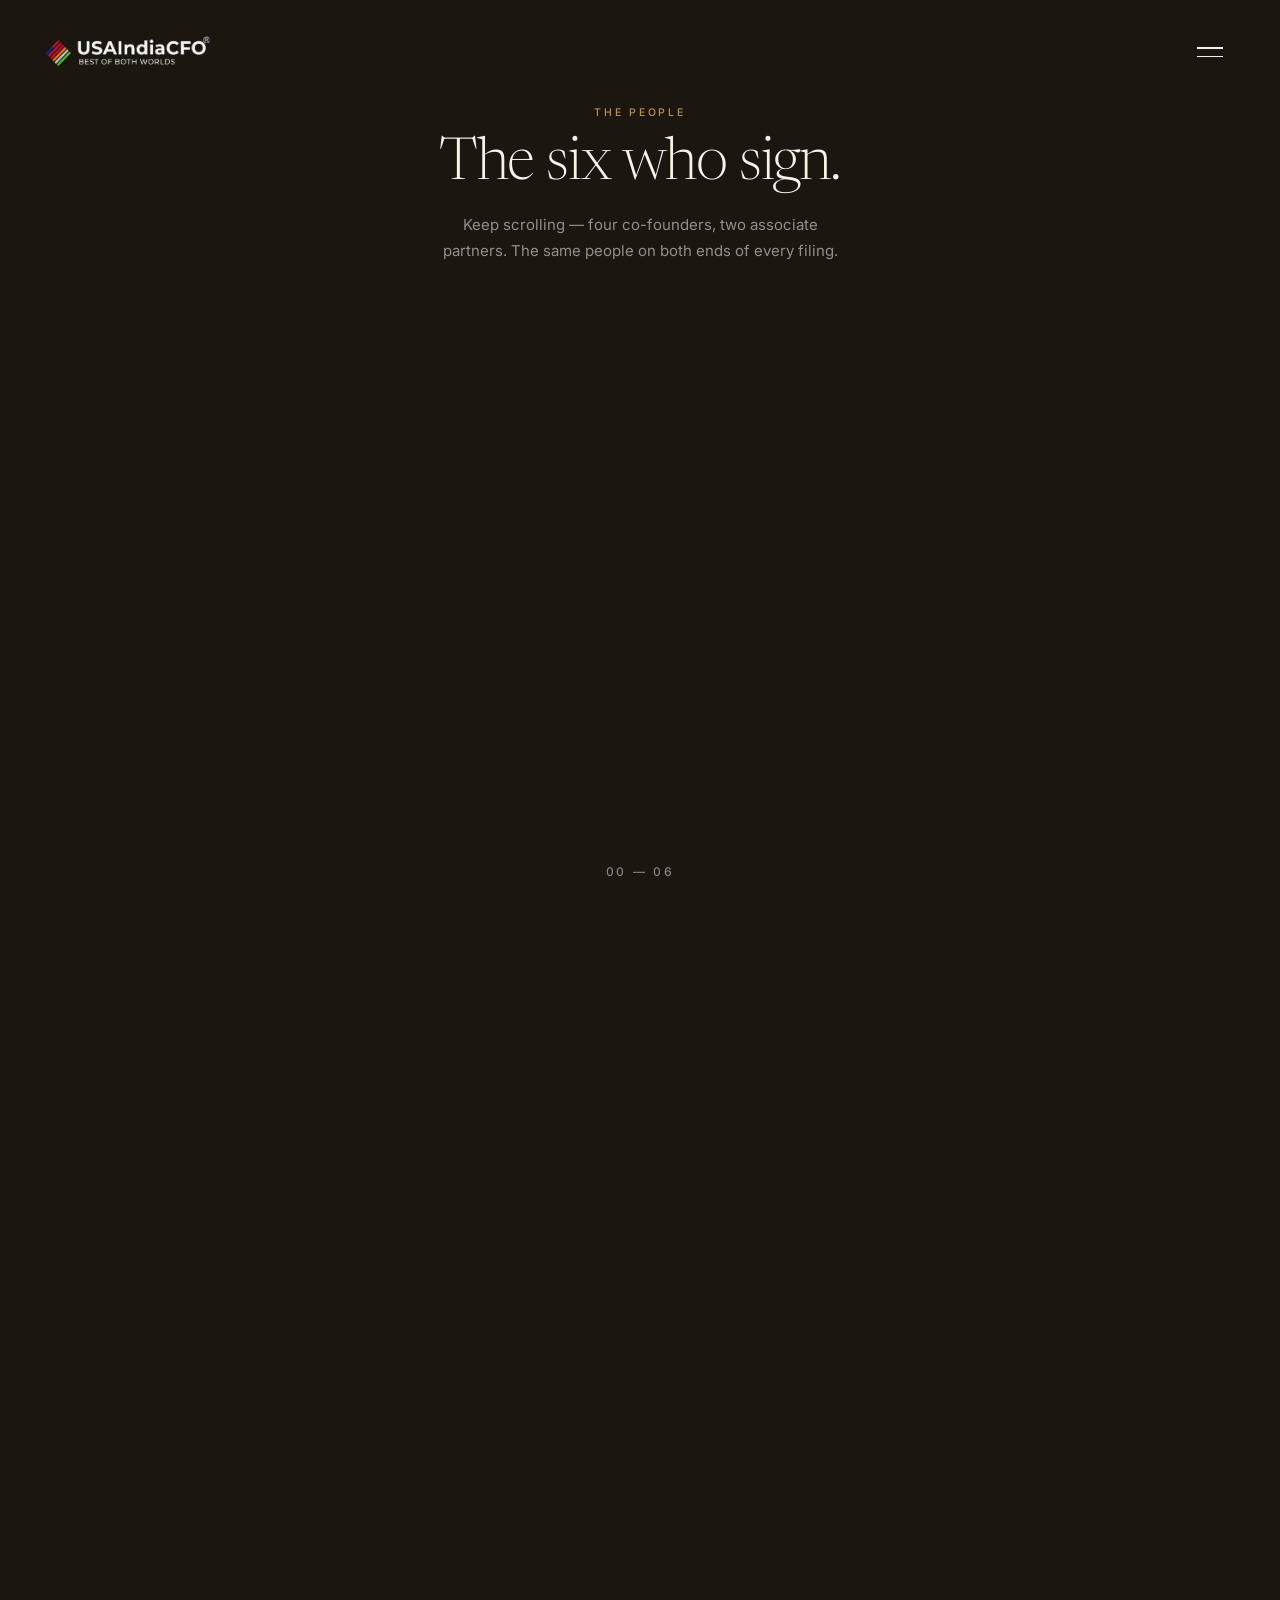
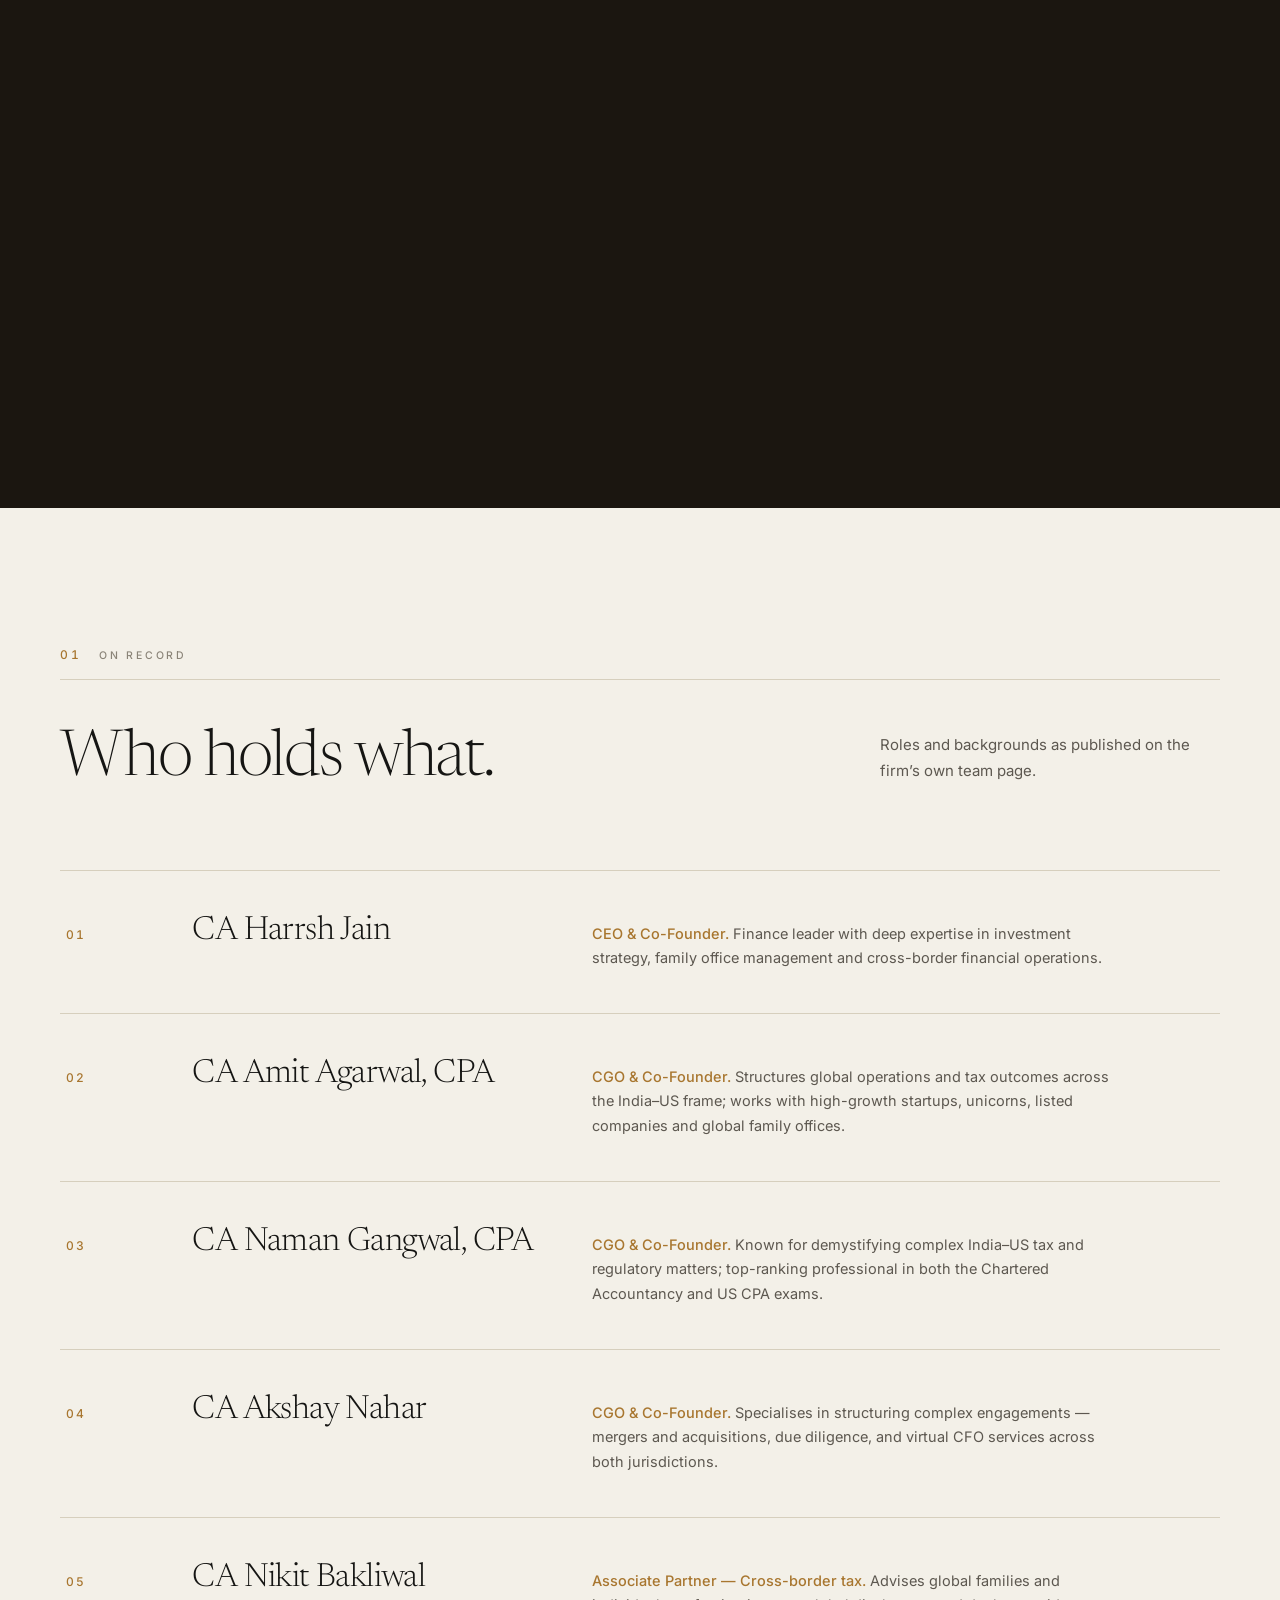
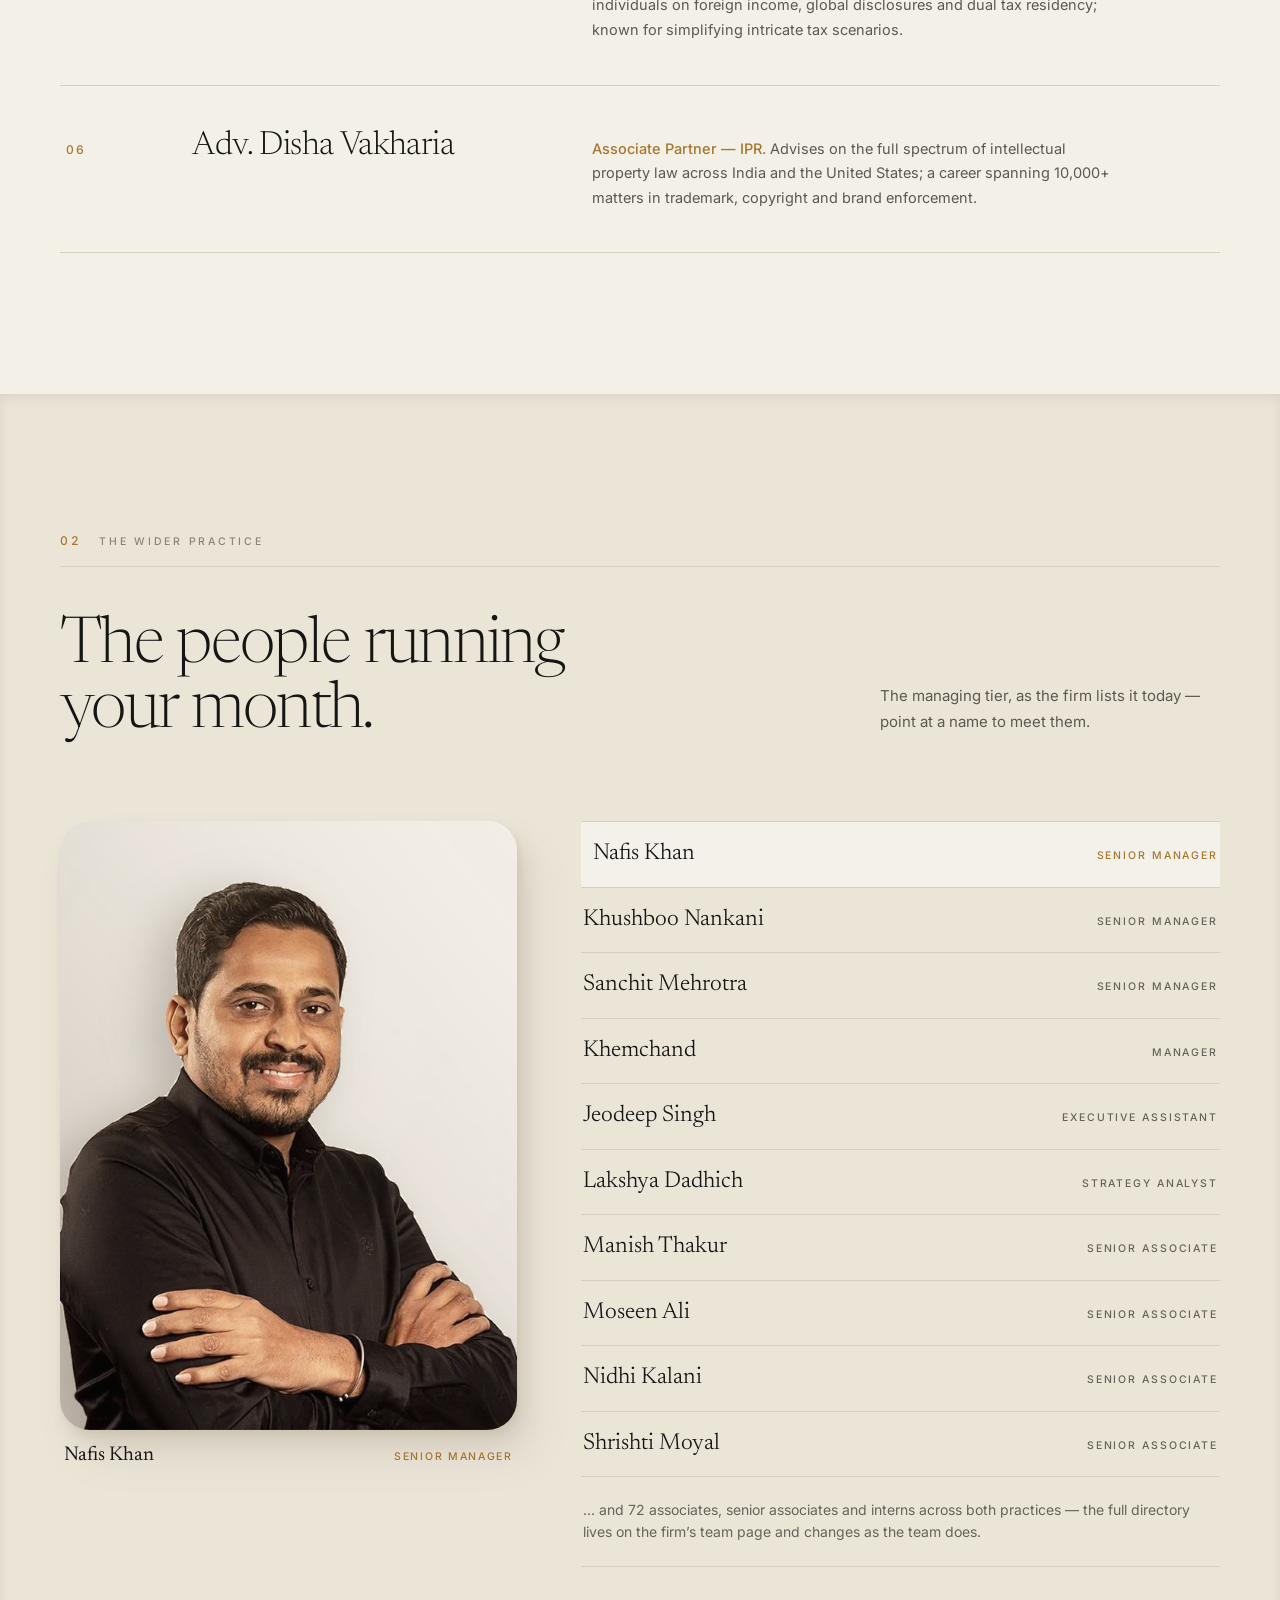
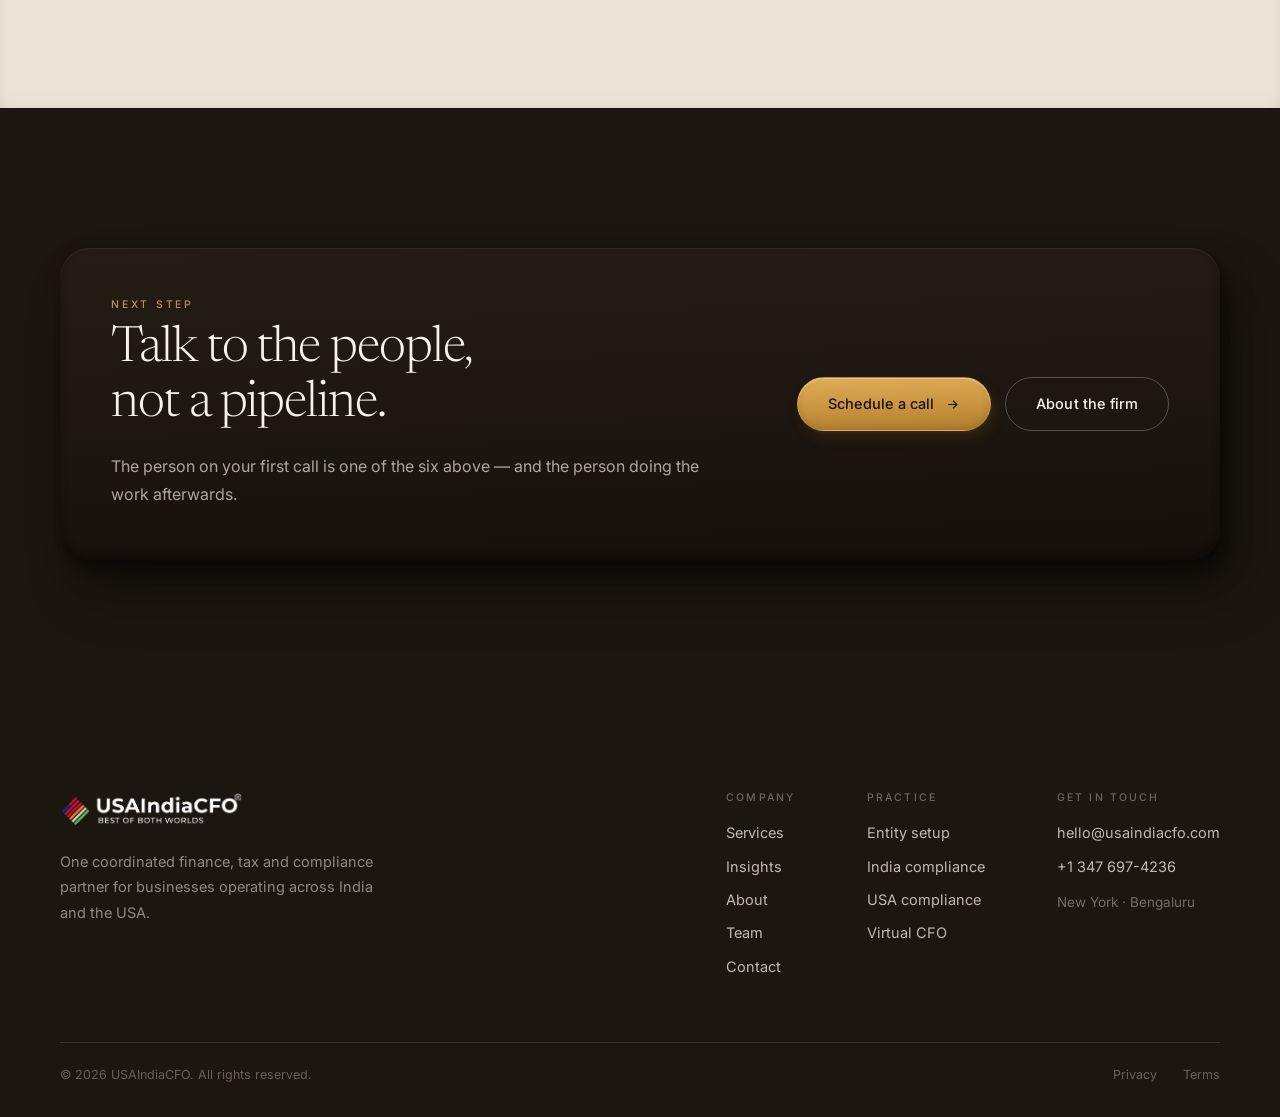
<file: v27/team.html>
<!DOCTYPE html>
<html lang="en">
<head>
<meta charset="utf-8">
<meta name="viewport" content="width=device-width, initial-scale=1">
<title>Team & leadership — the people across both jurisdictions | USAIndiaCFO</title>
<meta name="description" content="The USAIndiaCFO leadership and practice: four co-founders, two associate partners, and the USA and India CFO teams.">
<meta name="theme-color" content="#17120c">
<link rel="icon" href="data:image/svg+xml,%3Csvg xmlns='http://www.w3.org/2000/svg' viewBox='0 0 32 32'%3E%3Crect width='32' height='32' rx='7' fill='%2317120c'/%3E%3Cpath d='M16 6l8 5v10l-8 5-8-5V11z' fill='none' stroke='%23d8a24a' stroke-width='2'/%3E%3Cpath d='M16 12v8' stroke='%23d8a24a' stroke-width='2'/%3E%3C/svg%3E">
<link rel="preconnect" href="https://fonts.googleapis.com">
<link rel="preconnect" href="https://fonts.gstatic.com" crossorigin>
<link rel="stylesheet" href="https://fonts.googleapis.com/css2?family=Newsreader:ital,opsz,wght@0,6..72,200..500;1,6..72,200..400&family=Inter:wght@400;500;600&display=swap">
<link rel="stylesheet" href="css/clay.css">
<link rel="stylesheet" href="css/team-seq.css">
</head>
<body>
<a href="#main" class="btn btn--clay" style="position:absolute;left:-9999px;top:12px;z-index:200"
   onfocus="this.style.left='12px'" onblur="this.style.left='-9999px'">Skip to content</a>

<header class="hdr">
  <div class="hdr__in">
    <a class="hdr__logo" href="index.html" aria-label="USAIndiaCFO — home">
      <img class="logo-colour" src="img/logo-colour.png" alt="USAIndiaCFO" width="168" height="32">
      <img class="logo-white" src="img/logo-white.png" alt="" aria-hidden="true" width="168" height="32">
    </a>
    <button class="burger" type="button" aria-label="Open menu" aria-expanded="false" aria-controls="drawer">
      <span></span><span></span>
    </button>
  </div>
</header>

<div class="drawer-veil" data-open="false" aria-hidden="true"></div>
<aside class="drawer" id="drawer" data-open="false" aria-hidden="true" aria-label="Menu">
  <a class="drawer__link" href="services.html">Services</a>
  <a class="drawer__link" href="insights.html">Insights</a>
  <a class="drawer__link" href="about.html">About</a>
  <a class="drawer__link" href="team.html">Team</a>
  <a class="drawer__link" href="contact.html">Contact</a>
  <div class="drawer__foot">
    <a class="link-arrow" style="color:#c99a52" href="contact.html">Schedule a call <svg width="13" height="13" viewBox="0 0 24 24" fill="none" stroke="currentColor" stroke-width="1.9" aria-hidden="true"><path d="M5 12h14M13 6l6 6-6 6"/></svg></a>
    <p class="small" style="margin-top:16px;color:rgba(248,243,232,.44)">
      +1 347 697-4236<br>hello@usaindiacfo.com<br>New York · Bengaluru</p>
  </div>
</aside>
<main id="main">

  <!-- The page OPENS on the roll call: the pinned stage is the hero, and the
       six arrive one by one as you scroll. No hero collage, no preamble.
       Layout/motion overrides for this section live in css/team-seq.css;
       the scroll logic is seq() in js/site.js. -->
  <section class="seq seq--desktop section--dark" data-seq data-chrome-dark style="background:var(--dark-2)">
    <div class="seq__stage">
      <div class="seq__head">
        <span class="eyebrow eyebrow--on-dark">The people</span>
        <h1 style="font:250 clamp(2.25rem,4.6vw,3.875rem)/1.04 Newsreader,Georgia,serif;letter-spacing:-.024em;color:var(--cream);margin-top:16px">The six who sign.</h1>
        <p class="body" style="margin:16px auto 0;max-width:46ch;color:rgba(248,243,232,.55)">
          Keep scrolling — four co-founders, two associate partners. The same
          people on both ends of every filing.</p>
      </div>
      <div class="seq__canvas">
        <!-- One path, laid out in the canvas's own 1440x900 units. Horizontal
             tangent at every portrait centre: four troughs on the low band
             (y 612), two crests flanking the title (y 272). seq() in site.js
             draws it with scroll, clones it for the spark's tail, and rides
             the spark along it with getPointAtLength. -->
        <svg class="seq__line" viewBox="0 0 1440 900" aria-hidden="true">
          <path class="seq__draw" pathLength="1" vector-effect="non-scaling-stroke"
                d="M -40 612 L 150 612
                   C 237.5 612, 237.5 272, 325 272
                   C 450 272, 450 612, 575 612
                   L 865 612
                   C 990 612, 990 272, 1115 272
                   C 1202.5 272, 1202.5 612, 1290 612
                   L 1480 612"/>
          <circle class="seq__spark-ring" r="8" cx="-40" cy="612"/>
          <circle class="seq__spark" r="3.2" cx="-40" cy="612"/>
        </svg>
        <div class="seq__item" data-on="false" style="left:150px;top:612px;--w:.76">
          <figure class="figure">
            <div class="figure__frame ar-34" style="box-shadow:var(--clay-dark)">
              <img src="img/live/team-harrsh-jain.webp" alt="CA Harrsh Jain" loading="eager" decoding="async"></div>
            <div class="figure__cap" style="flex-direction:column;gap:3px">
              <b style="color:rgba(248,243,232,.85)">CA Harrsh Jain</b>
              <span style="color:rgba(216,162,74,.85);font-size:10.5px;letter-spacing:.14em;text-transform:uppercase">CEO & Co-Founder</span>
            </div>
          </figure>
        </div>
        <div class="seq__item" data-on="false" style="left:325px;top:272px;--w:.76">
          <figure class="figure">
            <div class="figure__frame ar-34" style="box-shadow:var(--clay-dark)">
              <img src="img/live/team-amit-agarwal.webp" alt="CA Amit Agarwal, CPA" loading="eager" decoding="async"></div>
            <div class="figure__cap" style="flex-direction:column;gap:3px">
              <b style="color:rgba(248,243,232,.85)">CA Amit Agarwal, CPA</b>
              <span style="color:rgba(216,162,74,.85);font-size:10.5px;letter-spacing:.14em;text-transform:uppercase">CGO & Co-Founder</span>
            </div>
          </figure>
        </div>
        <div class="seq__item" data-on="false" style="left:575px;top:612px;--w:.76">
          <figure class="figure">
            <div class="figure__frame ar-34" style="box-shadow:var(--clay-dark)">
              <img src="img/live/team-naman-gangwal.webp" alt="CA Naman Gangwal, CPA" loading="eager" decoding="async"></div>
            <div class="figure__cap" style="flex-direction:column;gap:3px">
              <b style="color:rgba(248,243,232,.85)">CA Naman Gangwal, CPA</b>
              <span style="color:rgba(216,162,74,.85);font-size:10.5px;letter-spacing:.14em;text-transform:uppercase">CGO & Co-Founder</span>
            </div>
          </figure>
        </div>
        <div class="seq__item" data-on="false" style="left:865px;top:612px;--w:.76">
          <figure class="figure">
            <div class="figure__frame ar-34" style="box-shadow:var(--clay-dark)">
              <img src="img/live/team-akshay-nahar.webp" alt="CA Akshay Nahar" loading="eager" decoding="async"></div>
            <div class="figure__cap" style="flex-direction:column;gap:3px">
              <b style="color:rgba(248,243,232,.85)">CA Akshay Nahar</b>
              <span style="color:rgba(216,162,74,.85);font-size:10.5px;letter-spacing:.14em;text-transform:uppercase">CGO & Co-Founder</span>
            </div>
          </figure>
        </div>
        <div class="seq__item" data-on="false" style="left:1115px;top:272px;--w:.76">
          <figure class="figure">
            <div class="figure__frame ar-34" style="box-shadow:var(--clay-dark)">
              <img src="img/live/team-nikit-bakliwal.webp" alt="CA Nikit Bakliwal" loading="eager" decoding="async"></div>
            <div class="figure__cap" style="flex-direction:column;gap:3px">
              <b style="color:rgba(248,243,232,.85)">CA Nikit Bakliwal</b>
              <span style="color:rgba(216,162,74,.85);font-size:10.5px;letter-spacing:.14em;text-transform:uppercase">Associate Partner — Cross-border tax</span>
            </div>
          </figure>
        </div>
        <div class="seq__item" data-on="false" style="left:1290px;top:612px;--w:.76">
          <figure class="figure">
            <div class="figure__frame ar-34" style="box-shadow:var(--clay-dark)">
              <img src="img/live/team-disha-vakharia.webp" alt="Adv. Disha Vakharia" loading="eager" decoding="async"></div>
            <div class="figure__cap" style="flex-direction:column;gap:3px">
              <b style="color:rgba(248,243,232,.85)">Adv. Disha Vakharia</b>
              <span style="color:rgba(216,162,74,.85);font-size:10.5px;letter-spacing:.14em;text-transform:uppercase">Associate Partner — IPR</span>
            </div>
          </figure>
        </div>
      </div>
      <div class="seq__count num">00 — 06</div>
    </div>
  </section>

  <!-- Mobile-only alternative to the wave above (hidden on desktop, and the
       desktop version above is hidden on mobile — see .seq--desktop / .seq-m
       in clay.css). A vertical alternating timeline instead of a shrunk
       horizontal one: same six people, same scroll-triggered reveal (reusing
       the sitewide data-rise="left"/"right" fade+slide), a different pattern
       suited to a narrow tall screen rather than a wide short one. */
  -->
  <section class="seq-m section--dark" data-chrome-dark style="background:var(--dark-2)">
    <div class="shell">
      <div class="seq-m__head" data-rise="0">
        <span class="eyebrow eyebrow--on-dark">The people</span>
        <h1 style="font:250 clamp(2.25rem,4.6vw,3.875rem)/1.04 Newsreader,Georgia,serif;letter-spacing:-.024em;color:var(--cream);margin-top:16px">The six who sign.</h1>
        <p class="body" style="margin:16px auto 0;color:rgba(248,243,232,.55)">
          Four co-founders, two associate partners. The same people on both
          ends of every filing.</p>
      </div>
      <div class="seq-m__timeline">
        <div class="seq-m__spine" aria-hidden="true"></div>
        <div class="seq-m__stop" data-side="left" data-rise="left" data-delay="0.00" style="grid-row:1">
          <figure class="figure">
            <div class="figure__frame ar-34" style="box-shadow:var(--clay-dark)">
              <img src="img/live/team-harrsh-jain.webp" alt="CA Harrsh Jain" loading="lazy" decoding="async"></div>
            <div class="figure__cap">
              <b>CA Harrsh Jain</b>
              <span>CEO & Co-Founder</span>
            </div>
          </figure>
        </div>
        <div class="seq-m__stop" data-side="right" data-rise="right" data-delay="0.08" style="grid-row:2">
          <figure class="figure">
            <div class="figure__frame ar-34" style="box-shadow:var(--clay-dark)">
              <img src="img/live/team-amit-agarwal.webp" alt="CA Amit Agarwal, CPA" loading="lazy" decoding="async"></div>
            <div class="figure__cap">
              <b>CA Amit Agarwal, CPA</b>
              <span>CGO & Co-Founder</span>
            </div>
          </figure>
        </div>
        <div class="seq-m__stop" data-side="left" data-rise="left" data-delay="0.16" style="grid-row:3">
          <figure class="figure">
            <div class="figure__frame ar-34" style="box-shadow:var(--clay-dark)">
              <img src="img/live/team-naman-gangwal.webp" alt="CA Naman Gangwal, CPA" loading="lazy" decoding="async"></div>
            <div class="figure__cap">
              <b>CA Naman Gangwal, CPA</b>
              <span>CGO & Co-Founder</span>
            </div>
          </figure>
        </div>
        <div class="seq-m__stop" data-side="right" data-rise="right" data-delay="0.24" style="grid-row:4">
          <figure class="figure">
            <div class="figure__frame ar-34" style="box-shadow:var(--clay-dark)">
              <img src="img/live/team-akshay-nahar.webp" alt="CA Akshay Nahar" loading="lazy" decoding="async"></div>
            <div class="figure__cap">
              <b>CA Akshay Nahar</b>
              <span>CGO & Co-Founder</span>
            </div>
          </figure>
        </div>
        <div class="seq-m__stop" data-side="left" data-rise="left" data-delay="0.32" style="grid-row:5">
          <figure class="figure">
            <div class="figure__frame ar-34" style="box-shadow:var(--clay-dark)">
              <img src="img/live/team-nikit-bakliwal.webp" alt="CA Nikit Bakliwal" loading="lazy" decoding="async"></div>
            <div class="figure__cap">
              <b>CA Nikit Bakliwal</b>
              <span>Associate Partner — Cross-border tax</span>
            </div>
          </figure>
        </div>
        <div class="seq-m__stop" data-side="right" data-rise="right" data-delay="0.40" style="grid-row:6">
          <figure class="figure">
            <div class="figure__frame ar-34" style="box-shadow:var(--clay-dark)">
              <img src="img/live/team-disha-vakharia.webp" alt="Adv. Disha Vakharia" loading="lazy" decoding="async"></div>
            <div class="figure__cap">
              <b>Adv. Disha Vakharia</b>
              <span>Associate Partner — IPR</span>
            </div>
          </figure>
        </div>
      </div>
      <p class="seq-m__count num">06 people</p>
    </div>
  </section>

  <section class="section">
    <div class="shell">
      <div class="chapter" data-rise="0">
        <div class="chapter__rule">
          <span class="chapter__no">01</span>
          <span class="chapter__label">On record</span>
        </div>
        <div class="chapter__row">
          <h3 class="display-lg ">Who holds what.</h3>
        <p class="body">Roles and backgrounds as published on the firm&rsquo;s own team page.</p>
        </div>
      </div>

      <div class="index-list" data-stagger>
        <div class="index-row">
          <span class="index-row__no">01</span>
          <span class="index-row__title">CA Harrsh Jain</span>
          <span class="index-row__body"><b style="color:var(--bronze-deep);font-weight:500">CEO & Co-Founder.</b> Finance leader with deep expertise in investment strategy, family office management and cross-border financial operations.</span>
          
        </div>
        <div class="index-row">
          <span class="index-row__no">02</span>
          <span class="index-row__title">CA Amit Agarwal, CPA</span>
          <span class="index-row__body"><b style="color:var(--bronze-deep);font-weight:500">CGO & Co-Founder.</b> Structures global operations and tax outcomes across the India–US frame; works with high-growth startups, unicorns, listed companies and global family offices.</span>
          
        </div>
        <div class="index-row">
          <span class="index-row__no">03</span>
          <span class="index-row__title">CA Naman Gangwal, CPA</span>
          <span class="index-row__body"><b style="color:var(--bronze-deep);font-weight:500">CGO & Co-Founder.</b> Known for demystifying complex India–US tax and regulatory matters; top-ranking professional in both the Chartered Accountancy and US CPA exams.</span>
          
        </div>
        <div class="index-row">
          <span class="index-row__no">04</span>
          <span class="index-row__title">CA Akshay Nahar</span>
          <span class="index-row__body"><b style="color:var(--bronze-deep);font-weight:500">CGO & Co-Founder.</b> Specialises in structuring complex engagements — mergers and acquisitions, due diligence, and virtual CFO services across both jurisdictions.</span>
          
        </div>
        <div class="index-row">
          <span class="index-row__no">05</span>
          <span class="index-row__title">CA Nikit Bakliwal</span>
          <span class="index-row__body"><b style="color:var(--bronze-deep);font-weight:500">Associate Partner — Cross-border tax.</b> Advises global families and individuals on foreign income, global disclosures and dual tax residency; known for simplifying intricate tax scenarios.</span>
          
        </div>
        <div class="index-row">
          <span class="index-row__no">06</span>
          <span class="index-row__title">Adv. Disha Vakharia</span>
          <span class="index-row__body"><b style="color:var(--bronze-deep);font-weight:500">Associate Partner — IPR.</b> Advises on the full spectrum of intellectual property law across India and the United States; a career spanning 10,000+ matters in trademark, copyright and brand enforcement.</span>
          
        </div>
      </div>
    </div>
  </section>

  <section class="section section--sunk">
    <div class="shell">
      <div class="chapter" data-rise="0">
        <div class="chapter__rule">
          <span class="chapter__no">02</span>
          <span class="chapter__label">The wider practice</span>
        </div>
        <div class="chapter__row">
          <h2 class="display-lg ">The people running<br>your month.</h2>
        <p class="body">The managing tier, as the firm lists it today — point at a name to meet them.</p>
        </div>
      </div>

      <div class="roster" data-roster data-rise="0">
        <div class="roster__stage">
          <div class="roster__frame"></div>
          <div class="roster__cap"><b>Nafis Khan</b><span>Senior Manager</span></div>
        </div>
        <div class="roster__list" data-stagger>
          <button class="roster__row" type="button" data-on="true"
                  data-photo="img/live/roster/nafis-khan.jpg" data-name="Nafis Khan" data-role="Senior Manager">
            <span class="roster__name">Nafis Khan</span>
            <span class="roster__role">Senior Manager</span>
          </button>
          <button class="roster__row" type="button" data-on="false"
                  data-photo="img/live/roster/khushboo-nankani.webp" data-name="Khushboo Nankani" data-role="Senior Manager">
            <span class="roster__name">Khushboo Nankani</span>
            <span class="roster__role">Senior Manager</span>
          </button>
          <button class="roster__row" type="button" data-on="false"
                  data-photo="img/live/roster/sanchit-mehrotra.webp" data-name="Sanchit Mehrotra" data-role="Senior Manager">
            <span class="roster__name">Sanchit Mehrotra</span>
            <span class="roster__role">Senior Manager</span>
          </button>
          <button class="roster__row" type="button" data-on="false"
                  data-photo="img/live/roster/khemchand.webp" data-name="Khemchand" data-role="Manager">
            <span class="roster__name">Khemchand</span>
            <span class="roster__role">Manager</span>
          </button>
          <button class="roster__row" type="button" data-on="false"
                  data-photo="img/live/roster/jeodeep-singh.webp" data-name="Jeodeep Singh" data-role="Executive Assistant">
            <span class="roster__name">Jeodeep Singh</span>
            <span class="roster__role">Executive Assistant</span>
          </button>
          <button class="roster__row" type="button" data-on="false"
                  data-photo="img/live/roster/lakshya-dadhich.jpg" data-name="Lakshya Dadhich" data-role="Strategy Analyst">
            <span class="roster__name">Lakshya Dadhich</span>
            <span class="roster__role">Strategy Analyst</span>
          </button>
          <button class="roster__row" type="button" data-on="false"
                  data-photo="img/live/roster/manish-thakur.webp" data-name="Manish Thakur" data-role="Senior Associate">
            <span class="roster__name">Manish Thakur</span>
            <span class="roster__role">Senior Associate</span>
          </button>
          <button class="roster__row" type="button" data-on="false"
                  data-photo="img/live/roster/moseen-ali.jpg" data-name="Moseen Ali" data-role="Senior Associate">
            <span class="roster__name">Moseen Ali</span>
            <span class="roster__role">Senior Associate</span>
          </button>
          <button class="roster__row" type="button" data-on="false"
                  data-photo="img/live/roster/nidhi-kalani.webp" data-name="Nidhi Kalani" data-role="Senior Associate">
            <span class="roster__name">Nidhi Kalani</span>
            <span class="roster__role">Senior Associate</span>
          </button>
          <button class="roster__row" type="button" data-on="false"
                  data-photo="img/live/roster/shrishti-moyal.png" data-name="Shrishti Moyal" data-role="Senior Associate">
            <span class="roster__name">Shrishti Moyal</span>
            <span class="roster__role">Senior Associate</span>
          </button>
          <p class="roster__more">&hellip; and 72 associates, senior associates and
             interns across both practices — the full directory lives on the firm&rsquo;s team page
             and changes as the team does.</p>
        </div>
      </div>
    </div>
  </section>

  <section class="section section--dark" data-chrome-dark-skip>
    <div class="shell">
      <div class="clay clay--dark clay-pad-lg" data-rise="0"
           style="display:flex;align-items:center;justify-content:space-between;gap:48px;flex-wrap:wrap">
        <div class="stack-sm" style="max-width:600px">
          <span class="eyebrow eyebrow--on-dark">Next step</span>
          <h2>Talk to the people, not a pipeline.</h2>
          <p class="lede" style="margin-top:8px">The person on your first call is one of the six above — and the person doing the work afterwards.</p>
        </div>
        <div style="display:flex;gap:14px;flex-wrap:wrap">
          <a class="btn btn--primary" href="contact.html">Schedule a call <svg width="15" height="15" viewBox="0 0 24 24" fill="none" stroke="currentColor" stroke-width="1.8" aria-hidden="true"><path d="M5 12h14M13 6l6 6-6 6"/></svg></a>
          <a class="btn btn--ghost-dark" href="about.html">About the firm</a>
        </div>
      </div>
    </div>
  </section>
</main>

<footer class="ftr">
  <div class="shell">
    <div class="ftr__top">
      <div class="ftr__brand">
        <img src="img/logo-white.png" alt="USAIndiaCFO" width="184" height="34">
        <p>One coordinated finance, tax and compliance partner for businesses
           operating across India and the USA.</p>
      </div>
      <div class="ftr__cols">
        <div>
          <p class="ftr__h">Company</p>
          <a class="ftr__a" href="services.html">Services</a>
          <a class="ftr__a" href="insights.html">Insights</a>
          <a class="ftr__a" href="about.html">About</a>
          <a class="ftr__a" href="team.html">Team</a>
          <a class="ftr__a" href="contact.html">Contact</a>
        </div>
        <div>
          <p class="ftr__h">Practice</p>
          <a class="ftr__a" href="services-setup.html">Entity setup</a>
          <a class="ftr__a" href="services-india.html">India compliance</a>
          <a class="ftr__a" href="services-usa.html">USA compliance</a>
          <a class="ftr__a" href="services-cfo.html">Virtual CFO</a>
        </div>
        <div>
          <p class="ftr__h">Get in touch</p>
          <a class="ftr__a" href="mailto:hello@usaindiacfo.com">hello@usaindiacfo.com</a>
          <a class="ftr__a" href="tel:+13476974236">+1 347 697-4236</a>
          <p class="small" style="margin-top:14px;color:rgba(248,243,232,.4)">New York · Bengaluru</p>
        </div>
      </div>
    </div>
    <div class="ftr__meta">
      <p>© 2026 USAIndiaCFO. All rights reserved.</p>
      <div style="display:flex;gap:26px">
        <a href="privacy.html">Privacy</a>
        <a href="terms.html">Terms</a>
      </div>
    </div>
  </div>
</footer>

<script src="js/site.js"></script>
</body>
</html>
</file>
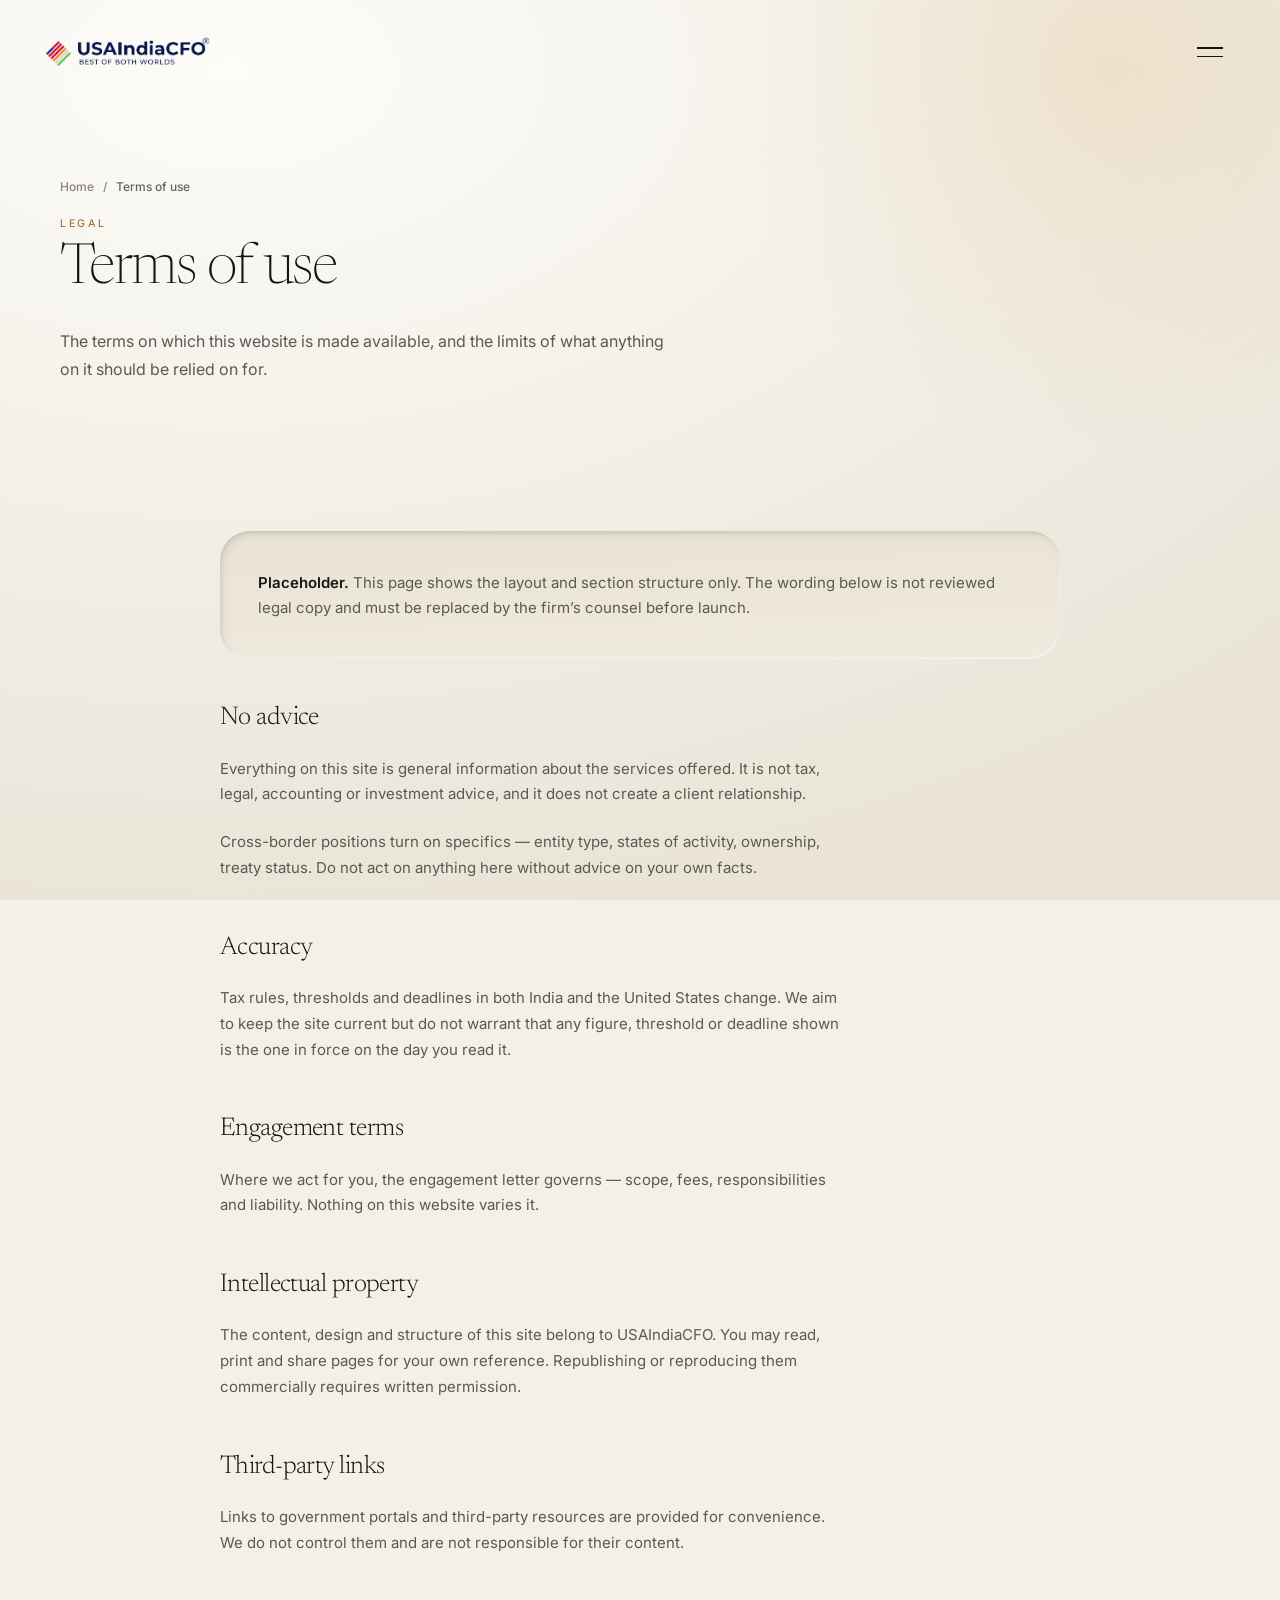
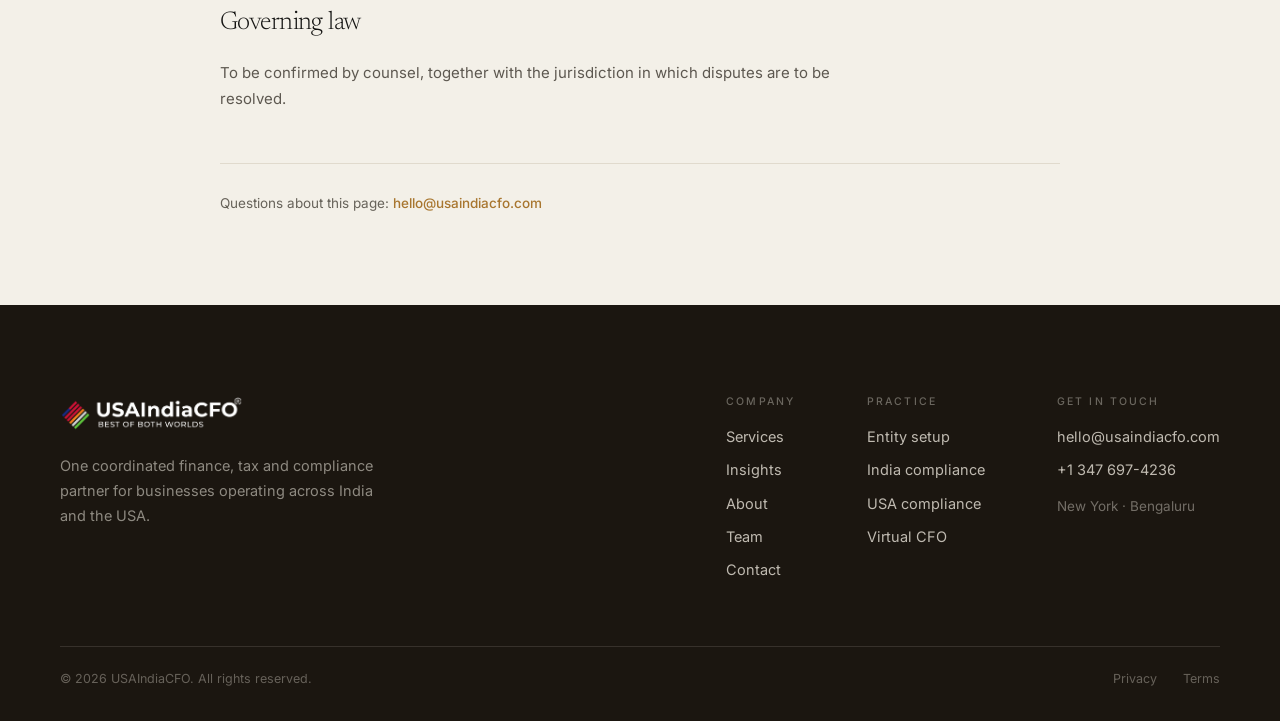
<file: v27/terms.html>
<!DOCTYPE html>
<html lang="en">
<head>
<meta charset="utf-8">
<meta name="viewport" content="width=device-width, initial-scale=1">
<title>Terms of use | USAIndiaCFO</title>
<meta name="description" content="Terms governing use of the USAIndiaCFO website.">
<meta name="theme-color" content="#17120c">
<link rel="icon" href="data:image/svg+xml,%3Csvg xmlns='http://www.w3.org/2000/svg' viewBox='0 0 32 32'%3E%3Crect width='32' height='32' rx='7' fill='%2317120c'/%3E%3Cpath d='M16 6l8 5v10l-8 5-8-5V11z' fill='none' stroke='%23d8a24a' stroke-width='2'/%3E%3Cpath d='M16 12v8' stroke='%23d8a24a' stroke-width='2'/%3E%3C/svg%3E">
<link rel="preconnect" href="https://fonts.googleapis.com">
<link rel="preconnect" href="https://fonts.gstatic.com" crossorigin>
<link rel="stylesheet" href="https://fonts.googleapis.com/css2?family=Newsreader:ital,opsz,wght@0,6..72,200..500;1,6..72,200..400&family=Inter:wght@400;500;600&display=swap">
<link rel="stylesheet" href="css/clay.css">
</head>
<body>
<a href="#main" class="btn btn--clay" style="position:absolute;left:-9999px;top:12px;z-index:200"
   onfocus="this.style.left='12px'" onblur="this.style.left='-9999px'">Skip to content</a>

<header class="hdr">
  <div class="hdr__in">
    <a class="hdr__logo" href="index.html" aria-label="USAIndiaCFO — home">
      <img class="logo-colour" src="img/logo-colour.png" alt="USAIndiaCFO" width="168" height="32">
      <img class="logo-white" src="img/logo-white.png" alt="" aria-hidden="true" width="168" height="32">
    </a>
    <button class="burger" type="button" aria-label="Open menu" aria-expanded="false" aria-controls="drawer">
      <span></span><span></span>
    </button>
  </div>
</header>

<div class="drawer-veil" data-open="false" aria-hidden="true"></div>
<aside class="drawer" id="drawer" data-open="false" aria-hidden="true" aria-label="Menu">
  <a class="drawer__link" href="services.html">Services</a>
  <a class="drawer__link" href="insights.html">Insights</a>
  <a class="drawer__link" href="about.html">About</a>
  <a class="drawer__link" href="team.html">Team</a>
  <a class="drawer__link" href="contact.html">Contact</a>
  <div class="drawer__foot">
    <a class="link-arrow" style="color:#c99a52" href="contact.html">Schedule a call <svg width="13" height="13" viewBox="0 0 24 24" fill="none" stroke="currentColor" stroke-width="1.9" aria-hidden="true"><path d="M5 12h14M13 6l6 6-6 6"/></svg></a>
    <p class="small" style="margin-top:16px;color:rgba(248,243,232,.44)">
      +1 347 697-4236<br>hello@usaindiacfo.com<br>New York · Bengaluru</p>
  </div>
</aside>
<main id="main">

  <section class="phero">
    <div class="shell">
      <nav class="phero__crumb" aria-label="Breadcrumb"><a href="index.html">Home</a> <span aria-hidden="true">/</span> <span style="color:var(--ink-soft)">Terms of use</span></nav>
      <div class="stack-sm" data-rise="0">
        <span class="eyebrow">Legal</span>
        <h1>Terms of use</h1>
      </div>
      <p class="lede phero__lede" data-rise="0.08">The terms on which this website is made available, and the limits of what anything on it should be relied on for.</p>
    </div>
  </section>

  <section class="section section--tight">
    <div class="shell shell--narrow">
<div class="clay clay--in clay-pad" data-rise="0" style="margin-bottom:44px"><p class="body"><strong style="color:var(--ink);font-weight:600">Placeholder.</strong> This page shows the layout and section structure only. The wording below is not reviewed legal copy and must be replaced by the firm&rsquo;s counsel before launch.</p></div>
      <div class="stack" data-rise="0" style="margin-bottom:52px">
        <h3>No advice</h3>
        <div class="stack">
          <p class="body" style="max-width:70ch">Everything on this site is general information about the services offered. It is not tax, legal, accounting or investment advice, and it does not create a client relationship.</p>
          <p class="body" style="max-width:70ch">Cross-border positions turn on specifics — entity type, states of activity, ownership, treaty status. Do not act on anything here without advice on your own facts.</p>
        </div>
      </div>
      <div class="stack" data-rise="0" style="margin-bottom:52px">
        <h3>Accuracy</h3>
        <div class="stack">
          <p class="body" style="max-width:70ch">Tax rules, thresholds and deadlines in both India and the United States change. We aim to keep the site current but do not warrant that any figure, threshold or deadline shown is the one in force on the day you read it.</p>
        </div>
      </div>
      <div class="stack" data-rise="0" style="margin-bottom:52px">
        <h3>Engagement terms</h3>
        <div class="stack">
          <p class="body" style="max-width:70ch">Where we act for you, the engagement letter governs — scope, fees, responsibilities and liability. Nothing on this website varies it.</p>
        </div>
      </div>
      <div class="stack" data-rise="0" style="margin-bottom:52px">
        <h3>Intellectual property</h3>
        <div class="stack">
          <p class="body" style="max-width:70ch">The content, design and structure of this site belong to USAIndiaCFO. You may read, print and share pages for your own reference. Republishing or reproducing them commercially requires written permission.</p>
        </div>
      </div>
      <div class="stack" data-rise="0" style="margin-bottom:52px">
        <h3>Third-party links</h3>
        <div class="stack">
          <p class="body" style="max-width:70ch">Links to government portals and third-party resources are provided for convenience. We do not control them and are not responsible for their content.</p>
        </div>
      </div>
      <div class="stack" data-rise="0" style="margin-bottom:52px">
        <h3>Governing law</h3>
        <div class="stack">
          <p class="body" style="max-width:70ch">To be confirmed by counsel, together with the jurisdiction in which disputes are to be resolved.</p>
        </div>
      </div>
      <p class="small" style="padding-top:28px;border-top:1px solid var(--line-soft)">
         Questions about this page: <a class="link-arrow" style="font-size:13.5px"
         href="mailto:hello@usaindiacfo.com">hello@usaindiacfo.com</a></p>
    </div>
  </section>
</main>

<footer class="ftr">
  <div class="shell">
    <div class="ftr__top">
      <div class="ftr__brand">
        <img src="img/logo-white.png" alt="USAIndiaCFO" width="184" height="34">
        <p>One coordinated finance, tax and compliance partner for businesses
           operating across India and the USA.</p>
      </div>
      <div class="ftr__cols">
        <div>
          <p class="ftr__h">Company</p>
          <a class="ftr__a" href="services.html">Services</a>
          <a class="ftr__a" href="insights.html">Insights</a>
          <a class="ftr__a" href="about.html">About</a>
          <a class="ftr__a" href="team.html">Team</a>
          <a class="ftr__a" href="contact.html">Contact</a>
        </div>
        <div>
          <p class="ftr__h">Practice</p>
          <a class="ftr__a" href="services-setup.html">Entity setup</a>
          <a class="ftr__a" href="services-india.html">India compliance</a>
          <a class="ftr__a" href="services-usa.html">USA compliance</a>
          <a class="ftr__a" href="services-cfo.html">Virtual CFO</a>
        </div>
        <div>
          <p class="ftr__h">Get in touch</p>
          <a class="ftr__a" href="mailto:hello@usaindiacfo.com">hello@usaindiacfo.com</a>
          <a class="ftr__a" href="tel:+13476974236">+1 347 697-4236</a>
          <p class="small" style="margin-top:14px;color:rgba(248,243,232,.4)">New York · Bengaluru</p>
        </div>
      </div>
    </div>
    <div class="ftr__meta">
      <p>© 2026 USAIndiaCFO. All rights reserved.</p>
      <div style="display:flex;gap:26px">
        <a href="privacy.html">Privacy</a>
        <a href="terms.html">Terms</a>
      </div>
    </div>
  </div>
</footer>

<script src="js/site.js"></script>
</body>
</html>
</file>
<file: v27/css/clay.css>
/* ==========================================================================
   USAIndiaCFO — v27 "Warm Bronze Clay"
   Design system, forked from Homepage v23.

   v23's palette, typography and bronze accent are carried over unchanged.
   What is new is that v23's ONE claymorphic gesture — the mockup card's
   dual shadow, light from the top-left and weight to the bottom-right — is
   promoted from a single decoration into the system every surface uses.
   That is why the clay reads as belonging to the site rather than applied
   on top of it: it was already the site's own light.

       v23 card:  -16px -16px 38px rgba(255,255,255,.7),
                   18px 24px 56px rgba(108,97,76,.34)

   One light source, top-left, everywhere. Never contradict it.
   ========================================================================== */

/* ── tokens ─────────────────────────────────────────────────────────────── */
:root {
  /* ground — v23's radial ivory, used full-bleed instead of inside a card */
  --ground: radial-gradient(120% 100% at 18% 8%, #fdfcf9 0%, #f3f0e8 46%, #e9e3d6 100%);
  --ground-flat: #f3f0e8;
  --ground-sink: #ebe5d8;

  /* dark territory — hero, footer, panels */
  --dark: #17120c;
  --dark-2: #1b1610;
  --dark-3: #221b13;

  /* ink */
  --cream: #f8f3e8;
  --ink: #151513;
  --ink-muted: #5d5850;
  --ink-soft: #67635a;
  --ink-faint: #8a8478;

  /* bronze */
  --bronze: #c99a52;
  --bronze-deep: #a8762f;
  --bronze-bright: #d8a24a;

  /* hairlines */
  --line: #d6cfbd;
  --line-soft: #e0dacd;
  --line-dark: rgba(248, 243, 232, .12);

  /* ── clay: matte slabs that CAST, they do not glow ─────────────────────
     The first pass got this wrong. It used a white outer shadow opposite a
     dark one — which is neumorphism, an embossed-into-the-page look, and on a
     dark hero it read as a halo around everything.

     Real clay is three separate things, and none of them is a glow:

       1. a MATTE fill, very slightly lighter at the top (light from above),
          with no gloss and no specular highlight;
       2. a DIRECTIONAL CAST SHADOW — offset down and to the right, layered
          tight-to-wide, because the object is sitting ON the ground rather
          than embossed into it;
       3. THICKNESS — a soft inner shadow along the bottom inside edge, which
          is what makes a shape read as a slab with depth instead of a
          coloured rectangle. Plus a 1px light hairline along the top edge:
          a real material edge, not a ring.

     Light stays top-left, so every cast shadow is +x +y. Never negative. */

  --shade: 104, 90, 66;              /* the warm stone the ground casts in */

  --clay-sm:
     1px  2px  3px rgba(var(--shade), .06),
     4px  7px 12px rgba(var(--shade), .10),
    inset 0 -3px 5px rgba(var(--shade), .09),
    inset 0  1px 1px rgba(255, 255, 255, .55);

  --clay-md:
     2px  4px  6px rgba(var(--shade), .07),
     7px 12px 20px rgba(var(--shade), .11),
    16px 27px 42px rgba(var(--shade), .10),
    inset 0 -4px 7px rgba(var(--shade), .10),
    inset 0  1px 1px rgba(255, 255, 255, .6);

  --clay-lg:
     3px  5px  8px rgba(var(--shade), .07),
    10px 18px 28px rgba(var(--shade), .12),
    23px 38px 60px rgba(var(--shade), .11),
    inset 0 -5px 10px rgba(var(--shade), .11),
    inset 0  1px 1px rgba(255, 255, 255, .65);

  --clay-xl:
     4px  7px 11px rgba(var(--shade), .08),
    13px 22px 34px rgba(var(--shade), .12),
    30px 50px 78px rgba(var(--shade), .12),
    inset 0 -6px 12px rgba(var(--shade), .11),
    inset 0  1px 1px rgba(255, 255, 255, .68);

  /* lifted — the slab rises, so the cast travels further. Same direction. */
  --clay-hover:
     4px  7px 11px rgba(var(--shade), .08),
    13px 23px 36px rgba(var(--shade), .13),
    30px 50px 78px rgba(var(--shade), .12),
    inset 0 -4px 8px rgba(var(--shade), .10),
    inset 0  1px 1px rgba(255, 255, 255, .7);

  /* pressed IN — the cast inverts inward from the top-left, and the far
     inside wall (bottom-right) is what catches the light. */
  --clay-in:
    inset  3px  4px  7px rgba(var(--shade), .13),
    inset  1px  2px  3px rgba(var(--shade), .09),
    inset -1px -2px  3px rgba(255, 255, 255, .5);
  --clay-in-deep:
    inset  5px  7px 12px rgba(var(--shade), .16),
    inset  2px  3px  5px rgba(var(--shade), .11),
    inset -2px -2px  4px rgba(255, 255, 255, .45);

  /* clay on dark ground — same geometry, and the hairline goes warm because
     a white edge on #1b1610 reads as a mistake */
  --clay-dark:
     2px  4px  7px rgba(0, 0, 0, .30),
     8px 14px 24px rgba(0, 0, 0, .34),
    20px 34px 54px rgba(0, 0, 0, .30),
    inset 0 -4px 9px rgba(0, 0, 0, .34),
    inset 0  1px 1px rgba(224, 198, 152, .11);
  --clay-dark-hover:
     3px  5px  9px rgba(0, 0, 0, .28),
     9px 16px 28px rgba(0, 0, 0, .34),
    20px 34px 58px rgba(0, 0, 0, .30),
    inset 0 -4px 9px rgba(0, 0, 0, .34),
    inset 0  1px 1px rgba(224, 198, 152, .13);
  --clay-dark-in:
    inset  4px  5px 10px rgba(0, 0, 0, .42),
    inset -1px -2px  3px rgba(224, 198, 152, .07);

  /* radii — clay needs real roundness or it reads as a flat card with a
     drop shadow. Restrained, though: this is a finance firm. */
  --r-sm: 16px;
  --r: 22px;
  --r-lg: 30px;
  --r-xl: 38px;
  --r-pill: 999px;

  --ease: cubic-bezier(.22, 1, .28, 1);
  --shell: 1320px;
  --gutter: 60px;
  --head-h: 104px;
}

/* ── reset ──────────────────────────────────────────────────────────────── */
*, *::before, *::after { box-sizing: border-box; }
html { -webkit-text-size-adjust: 100%; scroll-behavior: smooth; }
html:focus-within { scroll-behavior: smooth; }

body {
  margin: 0;
  /* FULL BLEED. v23 sat in a 1440px card with 40px page padding and a
     border-radius, which is what left the dead space at the top, left and
     right. There is no card here — the ground is the viewport. */
  min-height: 100vh;
  background: var(--ground-flat);
  background-image: var(--ground);
  background-attachment: fixed;
  color: var(--ink);
  font-family: Inter, system-ui, -apple-system, "Segoe UI", sans-serif;
  font-size: 16px;
  line-height: 1.6;
  -webkit-font-smoothing: antialiased;
  -moz-osx-font-smoothing: grayscale;
  overflow-x: hidden;
}

img, video, svg { display: block; max-width: 100%; }
button { font-family: inherit; color: inherit; }
a { color: inherit; text-decoration: none; }
:focus-visible { outline: 2px solid var(--bronze-bright); outline-offset: 3px; border-radius: 4px; }

/* ── type ───────────────────────────────────────────────────────────────── */
h1, h2, h3, h4 {
  font-family: Newsreader, Georgia, "Times New Roman", serif;
  font-weight: 300;
  letter-spacing: -.022em;
  margin: 0;
  text-wrap: balance;
  color: var(--ink);
}
h1 { font-size: clamp(2.75rem, 6.2vw, 5.75rem); font-weight: 200; line-height: 1.02; letter-spacing: -.028em; }
h2 { font-size: clamp(2rem, 3.9vw, 3.625rem); line-height: 1.1; }
h3 { font-size: clamp(1.375rem, 2vw, 1.875rem); line-height: 1.18; }
h4 { font-size: 1.3125rem; line-height: 1.25; font-weight: 400; }
p  { margin: 0; }
em, .it { font-style: italic; font-weight: 300; }

.eyebrow {
  display: block;
  font: 500 10.5px/1 Inter, sans-serif;
  letter-spacing: .26em;
  text-transform: uppercase;
  color: var(--bronze-deep);
}
.eyebrow--on-dark { color: rgba(201, 154, 82, .92); }
.lede  { font: 400 clamp(1rem, 1.25vw, 1.125rem)/1.78 Inter, sans-serif; color: var(--ink-muted); }
.body  { font: 400 15px/1.72 Inter, sans-serif; color: var(--ink-muted); }
.small { font: 400 13.5px/1.68 Inter, sans-serif; color: var(--ink-soft); }
.num   { font-variant-numeric: tabular-nums; }

/* ── layout ─────────────────────────────────────────────────────────────── */
.shell { width: 100%; max-width: var(--shell); margin: 0 auto; padding: 0 var(--gutter); }
.shell--narrow { max-width: 960px; }
.shell--flow { max-width: 1160px; }
.shell--wide { max-width: 1560px; }

/* Sections are full-bleed; only their contents are constrained. */
.section { position: relative; padding: clamp(88px, 11vw, 148px) 0; }
.section--tight { padding: clamp(64px, 7vw, 96px) 0; }
.section--dark { background: var(--dark-2); color: var(--cream); }
.section--dark h1, .section--dark h2, .section--dark h3, .section--dark h4 { color: var(--cream); }
.section--dark .body, .section--dark .lede { color: rgba(248, 243, 232, .66); }
.section--dark .small { color: rgba(248, 243, 232, .5); }

/* A sunken well — the ground pressed IN. Used to separate bands without
   introducing a new colour. */
.section--sunk {
  background: var(--ground-sink);
  box-shadow: inset 0 7px 16px -7px rgba(var(--shade), .18),
              inset 0 -7px 16px -7px rgba(var(--shade), .11);
}

.stack   { display: grid; gap: 22px; }
.stack-sm { display: grid; gap: 12px; }
.grid    { display: grid; gap: 28px; }
.grid-2  { grid-template-columns: repeat(2, minmax(0, 1fr)); }
.grid-3  { grid-template-columns: repeat(3, minmax(0, 1fr)); }
.grid-4  { grid-template-columns: repeat(4, minmax(0, 1fr)); }
.head-row {
  display: flex; align-items: flex-end; justify-content: space-between;
  gap: 60px; margin-bottom: clamp(48px, 6vw, 84px);
}
.head-row > p { max-width: 320px; margin-bottom: 8px; }

/* ── clay surfaces ──────────────────────────────────────────────────────── */
.clay {
  position: relative;
  /* Matte, and very slightly lighter at the top — the fill carries the light
     direction so the shadow does not have to shout it. No gloss, no sheen. */
  background: linear-gradient(178deg, #fbf8f2 0%, #f4f0e6 58%, #ece7db 100%);
  border-radius: var(--r-lg);
  box-shadow: var(--clay-md);
  border: 0;
}
.clay--sm { border-radius: var(--r); box-shadow: var(--clay-sm); }
.clay--lg { border-radius: var(--r-xl); box-shadow: var(--clay-lg); }
.clay--flat { background: linear-gradient(178deg, #faf7f1 0%, #f3efe5 100%); }
.clay--in {
  box-shadow: var(--clay-in);
  background: linear-gradient(178deg, #e9e3d5 0%, #efeade 100%);
  border: 0;
}
.clay--dark {
  background: linear-gradient(178deg, #241d15 0%, #1c1610 58%, #150f09 100%);
  box-shadow: var(--clay-dark);
  border: 0;
  color: var(--cream);
}
.clay--dark h3, .clay--dark h4 { color: var(--cream); }

.clay-pad    { padding: clamp(26px, 3vw, 40px); }
.clay-pad-lg { padding: clamp(34px, 4vw, 56px); }

/* interactive clay — lifts toward the light source */
.clay-lift {
  transition: transform .42s var(--ease), box-shadow .42s var(--ease);
  will-change: transform;
}
.clay-lift:hover, .clay-lift:focus-visible {
  transform: translate3d(-1px, -4px, 0);
  box-shadow: var(--clay-hover);
}
.clay--dark.clay-lift:hover, .clay--dark.clay-lift:focus-visible { box-shadow: var(--clay-dark-hover); }
.clay-lift:active { transform: translate3d(0, -1px, 0); box-shadow: var(--clay-sm); }

/* ── buttons ────────────────────────────────────────────────────────────── */
.btn {
  display: inline-flex; align-items: center; justify-content: center; gap: 11px;
  min-height: 54px; padding: 0 30px;
  font: 500 14.5px/1 Inter, sans-serif; letter-spacing: .002em;
  border: 1px solid transparent; border-radius: var(--r-pill);
  cursor: pointer; text-align: center;
  transition: transform .3s var(--ease), box-shadow .3s var(--ease),
              background-color .3s var(--ease), color .3s var(--ease);
}
.btn svg { flex: 0 0 auto; transition: transform .3s var(--ease); }
.btn:hover svg { transform: translateX(3px); }

.btn--primary {
  background: linear-gradient(178deg, #e0ad58 0%, #c9933f 56%, #b07f2d 100%);
  color: #17120c;
  border-color: transparent;
  box-shadow:
     1px  2px  3px rgba(120, 84, 24, .16),
     4px  7px 13px rgba(120, 84, 24, .20),
    inset 0 -3px 6px rgba(120, 84, 24, .26),
    inset 0  1px 1px rgba(255, 244, 216, .5);
}
.btn--primary:hover { transform: translate3d(-1px, -3px, 0);
  box-shadow:
     2px  3px  5px rgba(120, 84, 24, .18),
     7px 12px 22px rgba(120, 84, 24, .24),
    inset 0 -3px 6px rgba(120, 84, 24, .26),
    inset 0  1px 1px rgba(255, 244, 216, .55); }
.btn--primary:active { transform: none; box-shadow: var(--clay-in); }

.hero .btn--primary:hover,
.section--dark .btn--primary:hover,
.clay--dark .btn--primary:hover,
.hdr--over-dark .btn--primary:hover {
  box-shadow: inset 0 1px 0 rgba(255, 240, 210, .55), 14px 20px 44px rgba(0, 0, 0, .48);
}

.btn--clay {
  background: linear-gradient(178deg, #fbf8f2 0%, #f0ece1 100%);
  color: var(--ink);
  box-shadow: var(--clay-sm);
  border-color: transparent;
}
.btn--clay:hover { transform: translate3d(-1px, -3px, 0); box-shadow: var(--clay-md); }
.btn--clay:active { transform: none; box-shadow: var(--clay-in); }

.btn--cream {
  background: linear-gradient(178deg, #fbf7ee 0%, #efe8da 100%);
  color: var(--dark-2);
  box-shadow:
     2px  3px  5px rgba(0, 0, 0, .22),
     6px 11px 20px rgba(0, 0, 0, .28),
    inset 0 -3px 6px rgba(120, 100, 70, .16),
    inset 0  1px 1px rgba(255, 255, 255, .7);
}
.btn--cream:hover { transform: translate3d(-1px,-3px,0); background: #fff; }

.btn--ghost { background: transparent; border-color: var(--line); color: var(--ink); }
.btn--ghost:hover { border-color: var(--bronze-deep); color: var(--bronze-deep); }
.btn--ghost-dark { background: transparent; border-color: rgba(248,243,232,.26); color: var(--cream); }
.btn--ghost-dark:hover { border-color: var(--bronze); color: var(--bronze-bright); }

.link-arrow {
  display: inline-flex; align-items: center; gap: 9px;
  font: 500 14px/1 Inter, sans-serif; color: var(--bronze-deep);
}
.link-arrow svg { transition: transform .3s var(--ease); }
.link-arrow:hover svg { transform: translateX(4px); }

.pill {
  display: inline-flex; align-items: center; gap: 8px;
  padding: 8px 16px; border-radius: var(--r-pill);
  font: 500 11.5px/1 Inter, sans-serif; letter-spacing: .1em; text-transform: uppercase;
  background: linear-gradient(178deg, #e9e3d5 0%, #f0ebdf 100%); color: var(--ink-soft);
  box-shadow: var(--clay-in);
}
.pill--dark { background: linear-gradient(178deg,#191309 0%,#221b12 100%); color: rgba(248,243,232,.72); box-shadow: var(--clay-dark-in); }

/* ── header ─────────────────────────────────────────────────────────────── */
.hdr {
  position: fixed; inset: 0 0 auto 0; z-index: 90;
  height: var(--head-h);
  display: flex; align-items: center;
  transition: background-color .4s var(--ease), box-shadow .4s var(--ease),
              backdrop-filter .4s var(--ease), height .4s var(--ease);
}
.hdr__in { width: 100%; margin: 0; padding: 0 44px;
  display: flex; align-items: center; justify-content: space-between; gap: 32px; }
.hdr__logo { position: relative; display: block; }
.hdr__logo img { height: 32px; width: auto; display: block;
  transition: height .4s var(--ease), opacity .4s var(--ease); }
.hdr__logo .logo-white { position: absolute; left: 0; top: 0; opacity: 0; }

/* Over the dark hero the chrome is light; once the page scrolls onto the
   ivory ground it inverts and the bar itself becomes clay. Same inversion
   idea v23 used, just driven by scroll instead of by a keyframe track. */
.hdr--over-dark .hdr__logo .logo-colour { opacity: 0; }
.hdr--over-dark .hdr__logo .logo-white { opacity: .96; }
.hdr--over-dark .nav__link { color: rgba(248, 243, 232, .82); }
.hdr--over-dark .nav__link:hover, .hdr--over-dark .nav__link[aria-current="page"] { color: var(--cream); }
.hdr--over-dark .burger span { background: var(--cream); }

.hdr--stuck {
  height: 82px;
  background: rgba(248, 246, 240, .82);
  backdrop-filter: saturate(140%) blur(18px);
  -webkit-backdrop-filter: saturate(140%) blur(18px);
  box-shadow: 0 1px 0 rgba(255,255,255,.8), 0 14px 34px rgba(108, 97, 76, .16);
}
.hdr--stuck .hdr__logo img { height: 27px; }

/* Still over the hero: the bar condenses but stays dark, so the inverted
   logo and hamburger keep their contrast. */
.hdr--stuck.hdr--over-dark {
  background: rgba(19, 14, 8, .74);
  box-shadow: 0 14px 34px rgba(0, 0, 0, .28);
}

.nav { display: none; }   /* v23 has no nav bar: logo + hamburger only */
.nav__link {
  position: relative; padding: 10px 15px; border-radius: var(--r-pill);
  font: 500 14px/1 Inter, sans-serif; color: var(--ink-muted);
  transition: color .28s var(--ease), background-color .28s var(--ease), box-shadow .28s var(--ease);
}
.nav__link:hover { color: var(--ink); }
.nav__link[aria-current="page"] { color: var(--ink); background: rgba(255,255,255,.5); box-shadow: var(--clay-in); }
.hdr--over-dark .nav__link[aria-current="page"] { background: rgba(0,0,0,.24); box-shadow: var(--clay-dark-in); }
.nav__cta { margin-left: 12px; min-height: 44px; padding: 0 20px; font-size: 13.5px; }

.burger {
  position: relative; z-index: 30;
  display: flex; width: 52px; height: 52px; padding: 0;
  flex-direction: column; align-items: center; justify-content: center; gap: 7px;
  background: transparent; border: 0; cursor: pointer;
}
.burger span { display: block; width: 26px; height: 1.5px; background: var(--ink);
  transition: transform .3s var(--ease), background-color .4s var(--ease); }
.burger[aria-expanded="true"] span:first-child { transform: translateY(4.25px) rotate(45deg); }
.burger[aria-expanded="true"] span:last-child  { transform: translateY(-4.25px) rotate(-45deg); }

/* ── mobile drawer ──────────────────────────────────────────────────────── */
.drawer-veil {
  position: fixed; inset: 0; z-index: 95;
  background: rgba(9, 9, 8, .55); backdrop-filter: blur(14px);
  opacity: 0; pointer-events: none; transition: opacity .38s var(--ease);
}
.drawer-veil[data-open="true"] { opacity: 1; pointer-events: auto; }
.drawer {
  position: fixed; inset: 0 0 0 auto; z-index: 96;
  width: min(452px, 90vw); padding: 104px 44px 44px;
  background: var(--dark-2);
  box-shadow: none;
  display: flex; flex-direction: column;
  transform: translateX(100%);
  visibility: hidden;
  transition: transform .44s var(--ease), box-shadow .44s var(--ease),
              visibility 0s linear .44s;
  overflow-y: auto;
}
.drawer[data-open="true"] {
  transform: none;
  visibility: visible;
  box-shadow: -30px 0 70px rgba(0, 0, 0, .5);
  transition: transform .44s var(--ease), box-shadow .44s var(--ease), visibility 0s;
}
.drawer__link {
  display: block; padding: 17px 0;
  font: 300 clamp(1.75rem, 5vw, 2.375rem)/1.1 Newsreader, Georgia, serif;
  letter-spacing: -.018em; color: var(--cream);
  border-bottom: 1px solid rgba(248, 243, 232, .1);
  transition: color .28s var(--ease), padding-left .28s var(--ease);
}
.drawer__link:hover, .drawer__link[aria-current="page"] { color: var(--bronze-bright); padding-left: 8px; }
.drawer__foot { margin-top: auto; padding-top: 34px; border-top: 1px solid rgba(248,243,232,.14); }

/* ── hero ───────────────────────────────────────────────────────────────── */
/* Covers the viewport, edge to edge — no card, no margin. */
.hero {
  position: relative;
  min-height: 100svh;
  display: flex; align-items: center; justify-content: center;
  background: var(--dark);
  overflow: hidden;
  isolation: isolate;
}
.hero--short { min-height: min(72svh, 720px); }
.hero__media { position: absolute; inset: 0; z-index: 0; overflow: hidden; }
.hero__media video, .hero__media img.hero__still {
  position: absolute; left: 50%; top: 50%;
  width: 100%; height: 100%;
  min-width: 100%; min-height: 100%;
  transform: translate(-50%, -50%) scale(1.06);
  object-fit: cover; object-position: center 76%;
  transition: transform 1.1s var(--ease);
}
/* v23's two overlays, kept exactly — they are what makes the footage read
   as sepia bronze rather than as a stock clip. */
.hero__scrim-a { position: absolute; inset: 0; z-index: 1; pointer-events: none;
  background: linear-gradient(180deg, rgba(20,15,9,.88) 0%, rgba(26,19,12,.62) 27%,
              rgba(28,21,13,.68) 58%, rgba(18,14,9,.94) 100%); }
.hero__scrim-b { position: absolute; inset: 0; z-index: 1; pointer-events: none;
  background: radial-gradient(76% 62% at 50% 46%, rgba(26,19,12,.18) 0%,
              rgba(24,18,11,.34) 34%, rgba(18,14,9,.78) 100%); }
.hero__body {
  position: relative; z-index: 3;
  width: 100%; padding: 0 60px;
  text-align: center;
  transition: transform 1.1s var(--ease);
}
.hero__body h1 { color: var(--cream); }
.hero__sub { margin: 36px auto 0; max-width: 604px;
  font: 400 clamp(1rem, 1.2vw, 1.0625rem)/1.8 Inter, sans-serif;
  color: rgba(248, 243, 232, .92); }
.hero__acts { margin-top: 44px; display: flex; flex-wrap: wrap; gap: 16px; justify-content: center; }
.hero__cue {
  position: absolute; left: 0; right: 0; bottom: 38px; z-index: 4;
  display: flex; flex-direction: column; align-items: center; gap: 11px;
  pointer-events: none;
}
.hero__cue span { font: 500 10px/1 Inter, sans-serif; letter-spacing: .24em;
  text-transform: uppercase; color: rgba(248, 243, 232, .4); }
@keyframes cue { 0%, 100% { transform: translateY(0); opacity: .5 } 50% { transform: translateY(5px); opacity: 1 } }
.hero__cue svg { animation: cue 2.6s ease-in-out infinite; }

/* page hero (inner pages) — clay ground, not video */
.phero {
  position: relative;
  padding: calc(var(--head-h) + clamp(52px, 6vw, 88px)) 0 clamp(40px, 4.5vw, 64px);
  overflow: hidden;
}
.phero::after {
  /* a soft moulded bloom, so an inner page's top is not a flat rectangle */
  content: ""; position: absolute; z-index: 0;
  width: 780px; height: 780px; right: -220px; top: -320px; border-radius: 50%;
  background: radial-gradient(circle, rgba(216,162,74,.16) 0%, rgba(216,162,74,.05) 46%, rgba(216,162,74,0) 70%);
  pointer-events: none;
}
.phero .shell { position: relative; z-index: 1; }
.phero__crumb { display: flex; align-items: center; gap: 9px; margin-bottom: 26px;
  font: 500 12px/1 Inter, sans-serif; color: var(--ink-faint); }
.phero__crumb a:hover { color: var(--bronze-deep); }
.phero h1 { max-width: 24ch; font-size: clamp(2.25rem, 4.4vw, 4rem); line-height: 1.06; }
.phero__lede { margin-top: 26px; max-width: 620px; }

/* ── the 5-stage track (carried from v23, made a real component) ────────── */
.flow__rail { position: relative; height: 66px; margin-bottom: 2px; }
.flow__rail-line { position: absolute; left: 0; right: 0; top: 33px; height: 1px;
  background: var(--line); }
.flow__rail-fill { position: absolute; left: 0; top: 33px; height: 1px;
  background: var(--bronze-deep); width: 20%;
  transition: width .42s var(--ease); }
.flow__dot {
  position: absolute; top: 28px; width: 10px; height: 10px; margin-left: -5px;
  border-radius: 50%; background: #d6cfbd;
  box-shadow: inset 0 -1px 2px rgba(var(--shade), .2);
  border: 0;
  transition: background-color .34s var(--ease), transform .34s var(--ease),
              box-shadow .34s var(--ease), border-color .34s var(--ease);
}
.flow__dot[data-on="true"] {
  background: var(--bronze-deep);
  transform: scale(1.2);
  box-shadow: 0 0 0 5px rgba(168, 118, 47, .14),
              1px 2px 4px rgba(120, 84, 24, .3),
              inset 0 -1px 2px rgba(90, 60, 12, .3);
}
.flow__cards { display: grid; grid-template-columns: repeat(5, minmax(0, 1fr)); gap: 16px; }
.flow__card {
  text-align: left; border: 0; cursor: pointer;
  padding: 30px 26px 34px; border-radius: var(--r);
  background: linear-gradient(178deg, #fbf8f2 0%, #f4f0e6 58%, #ece7db 100%);
  box-shadow: var(--clay-sm);
  transition: transform .42s var(--ease), box-shadow .42s var(--ease), background-color .42s var(--ease);
}
.flow__card:hover, .flow__card[data-on="true"] {
  transform: translate3d(-1px, -6px, 0);
  box-shadow: var(--clay-hover);
}
/* v23 marked the active stage by warming its ground, not by outlining it. */
.flow__card[data-on="true"] {
  background: linear-gradient(178deg, #f6efdf 0%, #efe7d4 58%, #e7ddc7 100%);
}
.flow__card-num { display: block; font: 500 10.5px/1 Inter, sans-serif; letter-spacing: .2em;
  color: var(--bronze-deep); font-variant-numeric: tabular-nums; }
.flow__card-title { display: block; margin-top: 18px;
  font: 300 clamp(1.25rem, 1.7vw, 1.6875rem)/1.16 Newsreader, Georgia, serif; color: var(--ink); }
.flow__card-body { display: block; margin-top: 13px; font: 400 13px/1.68 Inter, sans-serif;
  color: var(--ink-muted); }

/* ── cards ──────────────────────────────────────────────────────────────── */
.card__icon {
  width: 58px; height: 58px; border-radius: var(--r-sm);
  display: flex; align-items: center; justify-content: center;
  background: linear-gradient(178deg, #ece6d7 0%, #f3eee2 100%);
  box-shadow: var(--clay-in);
  color: var(--bronze-deep);
  margin-bottom: 26px;
}
.clay--dark .card__icon { background: linear-gradient(178deg,#191309 0%,#221b12 100%); box-shadow: var(--clay-dark-in); color: var(--bronze-bright); }
.card__title { margin-bottom: 12px; }
.card__list { margin: 20px 0 0; padding: 0; list-style: none; display: grid; gap: 10px; }
.card__list li { position: relative; padding-left: 20px; font: 400 13.5px/1.6 Inter, sans-serif;
  color: var(--ink-muted); }
.card__list li::before { content: ""; position: absolute; left: 0; top: 8px;
  width: 7px; height: 7px; border-radius: 50%; background: var(--bronze); opacity: .75; }
.clay--dark .card__list li { color: rgba(248,243,232,.62); }

/* stat tile */
.stat { text-align: left; }
.stat__val { font: 300 clamp(2.5rem, 4vw, 3.75rem)/1 Newsreader, Georgia, serif;
  color: var(--ink); font-variant-numeric: tabular-nums; letter-spacing: -.02em; }
.stat__lab { margin-top: 12px; font: 400 13.5px/1.6 Inter, sans-serif; color: var(--ink-soft); }
.section--dark .stat__val { color: var(--cream); }
.section--dark .stat__lab { color: rgba(248,243,232,.56); }

/* ── tabs ───────────────────────────────────────────────────────────────── */
.tabs { display: inline-flex; gap: 5px; padding: 6px; border-radius: var(--r-pill);
  background: linear-gradient(178deg, #e8e2d4 0%, #efeade 100%); box-shadow: var(--clay-in); }
.tab {
  padding: 11px 22px; border: 0; border-radius: var(--r-pill); cursor: pointer;
  font: 500 13.5px/1 Inter, sans-serif; color: var(--ink-soft); background: transparent;
  transition: color .3s var(--ease), background .3s var(--ease), box-shadow .3s var(--ease);
}
.tab:hover { color: var(--ink); }
.tab[aria-selected="true"] {
  color: var(--ink);
  background: linear-gradient(178deg, #fdfaf4 0%, #f3efe5 100%);
  box-shadow: var(--clay-sm);
}
.tabpanel[hidden] { display: none !important; }

/* ── accordion ──────────────────────────────────────────────────────────── */
.acc { display: grid; gap: 14px; }
.acc__item { border-radius: var(--r); overflow: hidden;
  background: linear-gradient(178deg, #fbf8f2 0%, #f2eee4 100%);
  box-shadow: var(--clay-sm); border: 0;
  transition: box-shadow .4s var(--ease); }
.acc__item[data-open="true"] { box-shadow: var(--clay-md); }
.acc__btn {
  width: 100%; padding: 26px 30px; border: 0; background: transparent; cursor: pointer;
  display: flex; align-items: center; justify-content: space-between; gap: 24px;
  text-align: left; font: 400 clamp(1.0625rem, 1.4vw, 1.25rem)/1.4 Newsreader, Georgia, serif;
  color: var(--ink);
}
.acc__sign { flex: 0 0 auto; width: 34px; height: 34px; border-radius: 50%;
  display: flex; align-items: center; justify-content: center;
  background: linear-gradient(178deg, #e9e3d5 0%, #f0ebdf 100%); box-shadow: var(--clay-in); color: var(--bronze-deep);
  transition: transform .4s var(--ease); }
.acc__item[data-open="true"] .acc__sign { transform: rotate(45deg); }
.acc__panel { display: grid; grid-template-rows: 0fr; transition: grid-template-rows .42s var(--ease); }
.acc__item[data-open="true"] .acc__panel { grid-template-rows: 1fr; }
.acc__panel > div { overflow: hidden; }
.acc__panel p { padding: 0 30px 28px; font: 400 14.5px/1.75 Inter, sans-serif; color: var(--ink-muted); }

/* ── form ───────────────────────────────────────────────────────────────── */
.field { display: grid; gap: 9px; }
.field > label { font: 500 12px/1 Inter, sans-serif; letter-spacing: .06em;
  text-transform: uppercase; color: var(--ink-soft); }
.field input, .field textarea, .field select {
  width: 100%; padding: 16px 18px;
  font: 400 15px/1.5 Inter, sans-serif; color: var(--ink);
  background: linear-gradient(178deg, #e9e3d5 0%, #f0ebdf 100%); border: 0;
  border-radius: var(--r-sm); box-shadow: var(--clay-in);
  transition: box-shadow .3s var(--ease), border-color .3s var(--ease);
}
.field textarea { min-height: 148px; resize: vertical; }
.field input:focus, .field textarea:focus, .field select:focus {
  outline: none; border-color: rgba(216,162,74,.5);
  box-shadow: var(--clay-in), 0 0 0 3px rgba(216,162,74,.16);
}
.field input::placeholder, .field textarea::placeholder { color: var(--ink-faint); }
.field__err { font: 400 12.5px/1.4 Inter, sans-serif; color: #9d3a2a; min-height: 0; }
.field[data-invalid="true"] input, .field[data-invalid="true"] textarea {
  border-color: rgba(157,58,42,.5); box-shadow: var(--clay-in), 0 0 0 3px rgba(157,58,42,.12); }
.form__note { font: 400 12.5px/1.6 Inter, sans-serif; color: var(--ink-faint); }
.form__ok {
  padding: 22px 24px; border-radius: var(--r);
  background: linear-gradient(178deg, #f3f7ee 0%, #e5ecdf 100%);
  box-shadow: var(--clay-sm); border: 0;
  font: 400 14.5px/1.7 Inter, sans-serif; color: #3f5137;
}

/* ── constellation teaser ───────────────────────────────────────────────── */
.tease {
  position: relative; min-height: 560px; border-radius: var(--r-xl); overflow: hidden;
  background: var(--dark-2); box-shadow: var(--clay-dark);
  border: 0;
}
.tease__world { position: absolute; inset: 0; transition: transform 1.1s var(--ease); }
.tease__node { position: absolute; border-radius: 3px; overflow: hidden; opacity: .9; }
.tease__node img { width: 100%; height: 100%; object-fit: cover;
  filter: saturate(.82) brightness(.9) sepia(.12); }
.tease__hub { position: absolute; font: 300 17px/1.3 Newsreader, Georgia, serif;
  color: rgba(248,243,232,.5); white-space: nowrap; transform: translate(-50%, -50%); }
/* The copy sits in the middle of the field, so the middle has to recede
   further than v23's card needed it to — this panel is wider. */
.tease__veil { position: absolute; inset: 0;
  background: radial-gradient(64% 68% at 50% 50%, rgba(27,22,16,.97) 0%,
              rgba(27,22,16,.86) 40%, rgba(27,22,16,.34) 100%); }
.tease__body { position: relative; z-index: 5; min-height: 560px;
  display: flex; flex-direction: column; align-items: center; justify-content: center;
  text-align: center; padding: 72px var(--gutter); }
.tease__body h2 { color: var(--cream); max-width: 760px; }

/* ── footer ─────────────────────────────────────────────────────────────── */
.ftr { background: var(--dark-2); color: var(--cream); padding: clamp(64px, 8vw, 92px) 0 36px;
  position: relative; }
.ftr__top { display: flex; justify-content: space-between; gap: 80px;
  padding-bottom: 52px; border-bottom: 1px solid var(--line-dark); }
.ftr__brand { max-width: 340px; }
.ftr__brand img { height: 34px; width: auto; }
.ftr__brand p { margin-top: 22px; font: 400 14.5px/1.75 Inter, sans-serif;
  color: rgba(248,243,232,.52); }
.ftr__cols { display: flex; gap: 72px; flex-wrap: wrap; }
.ftr__h { margin: 0 0 20px; font: 500 10.5px/1 Inter, sans-serif; letter-spacing: .2em;
  text-transform: uppercase; color: rgba(248,243,232,.36); }
.ftr__a { display: block; margin-bottom: 13px; font: 400 14.5px/1.4 Inter, sans-serif;
  color: rgba(248,243,232,.74); transition: color .26s var(--ease), transform .26s var(--ease); }
.ftr__a:hover { color: var(--cream); transform: translateX(3px); }
.ftr__meta { padding-top: 26px; display: flex; justify-content: space-between;
  align-items: center; gap: 24px; flex-wrap: wrap; }
.ftr__meta p, .ftr__meta a { font: 400 12.5px/1 Inter, sans-serif; color: rgba(248,243,232,.34); }
.ftr__meta a:hover { color: rgba(248,243,232,.7); }

/* ── scroll reveal ──────────────────────────────────────────────────────── */
/* Opacity plus a small lift. Nothing flies. Applied by JS only when the
   observer is available, so with JS off everything is simply visible. */
[data-rise] { opacity: 0; transform: translate3d(0, 22px, 0);
  transition: opacity .8s var(--ease), transform .8s var(--ease); }
[data-rise][data-shown="true"] { opacity: 1; transform: none; }

/* ── responsive ─────────────────────────────────────────────────────────── */
@media (max-width: 1180px) {
  :root { --gutter: 40px; }
  .flow__cards { grid-template-columns: repeat(3, minmax(0, 1fr)); }
  .flow__rail { display: none; }
  .hdr__in { padding: 0 32px; }
  .grid-4 { grid-template-columns: repeat(2, minmax(0, 1fr)); }
}
@media (max-width: 940px) {
  :root { --gutter: 28px; --head-h: 84px; }
  .hdr__in { padding: 0 24px; }
  .hdr__logo img { height: 26px; }
  .grid-3 { grid-template-columns: repeat(2, minmax(0, 1fr)); }
  .head-row { flex-direction: column; align-items: flex-start; gap: 22px; }
  .head-row > p { max-width: 52ch; }
  .ftr__top { flex-direction: column; gap: 44px; }
}
@media (max-width: 680px) {
  :root { --gutter: 22px; }
  .grid, .grid-2, .grid-3, .grid-4, .flow__cards { grid-template-columns: minmax(0, 1fr); }
  .hero__body { padding-bottom: 96px; }
  .hero__acts .btn { width: 100%; }
  .tease, .tease__body { min-height: 480px; }
  .ftr__cols { gap: 36px; }
  .acc__btn { padding: 22px 20px; }
  .acc__panel p { padding: 0 20px 24px; }
}

/* ── reduced motion ─────────────────────────────────────────────────────── */
@media (prefers-reduced-motion: reduce) {
  html { scroll-behavior: auto; }
  *, *::before, *::after {
    animation-duration: .001ms !important; animation-iteration-count: 1 !important;
    transition-duration: .001ms !important;
  }
  [data-rise] { opacity: 1 !important; transform: none !important; }
  .hero__media video, .hero__media img.hero__still,
  .hero__body, .tease__world { transform: translate(-50%, -50%) scale(1.02); }
  .hero__body, .tease__world { transform: none; }
}

/* ── print ──────────────────────────────────────────────────────────────── */
@media print {
  .hdr, .drawer, .drawer-veil, .hero__cue, .hero__media { display: none !important; }
  body { background: #fff; }
  .clay, .clay--dark { box-shadow: none; border: 1px solid #ddd; background: #fff; }
}

/* ══════════════════════════════════════════════════════════════════════════
   EDITORIAL LAYER — the anti-card vocabulary
   ══════════════════════════════════════════════════════════════════════════
   The first inner pages were card grids stacked under a breadcrumb — the
   layout every site has. This layer replaces that with the structures an
   editorial site (the Anthropic register) actually uses:

     · chapter headers    index number + hairline + oversized serif
     · index rows         numbered hairline rows instead of card grids
     · duet               text scrolling past a sticky media panel
     · statement          one full-bleed serif sentence
     · collage            mixed-ratio images revealing on scroll
     · figure             ONE treatment for every photo, so mismatched
                          sources become one family
     · quote band         a pull-quote as a section, not a widget

   Clay remains the material — frames, buttons, wells — but it stops being
   the structure. Cards become the exception again.
   ────────────────────────────────────────────────────────────────────────── */

/* ── display type ───────────────────────────────────────────────────────── */
.display-xl {
  font-family: Newsreader, Georgia, serif; font-weight: 200;
  font-size: clamp(3rem, 7.2vw, 6.75rem);
  line-height: .98; letter-spacing: -.03em; text-wrap: balance;
}
.display-lg {
  font-family: Newsreader, Georgia, serif; font-weight: 250;
  font-size: clamp(2.5rem, 5vw, 4.75rem);
  line-height: 1.02; letter-spacing: -.026em; text-wrap: balance;
}
.lede-xl {
  font: 300 clamp(1.25rem, 1.9vw, 1.625rem)/1.5 Newsreader, Georgia, serif;
  color: var(--ink-muted); max-width: 30ch; text-wrap: pretty;
}
.section--dark .lede-xl { color: rgba(248,243,232,.72); }
.prose-measure { max-width: 62ch; }

/* ── chapter header: index + hairline + heading ─────────────────────────── */
.chapter { margin-bottom: clamp(44px, 6vw, 76px); }
.chapter__rule {
  display: flex; align-items: baseline; gap: 18px;
  padding-bottom: 18px; margin-bottom: clamp(28px, 4vw, 48px);
  border-bottom: 1px solid var(--line);
}
.section--dark .chapter__rule { border-color: var(--line-dark); }
.chapter__no {
  font: 500 12px/1 Inter, sans-serif; letter-spacing: .22em;
  color: var(--bronze-deep); font-variant-numeric: tabular-nums;
}
.chapter__label {
  font: 500 10.5px/1 Inter, sans-serif; letter-spacing: .26em;
  text-transform: uppercase; color: var(--ink-faint);
}
.section--dark .chapter__label { color: rgba(248,243,232,.4); }
.chapter__row { display: flex; align-items: flex-end; justify-content: space-between; gap: 60px; }
.chapter__row > p { max-width: 340px; margin-bottom: 10px; }

/* ── index rows: the list that replaces the card grid ───────────────────── */
.index-list { border-top: 1px solid var(--line); }
.index-row {
  display: grid; grid-template-columns: 88px 1fr minmax(0, 46%) 56px;
  gap: clamp(20px, 3vw, 48px); align-items: baseline;
  padding: clamp(26px, 3.4vw, 42px) 6px;
  border-bottom: 1px solid var(--line);
  text-decoration: none; position: relative;
  transition: background-color .4s var(--ease), padding-left .4s var(--ease);
}
a.index-row:hover { background: rgba(255, 255, 255, .44); padding-left: 18px; }
.index-row__no {
  font: 500 12px/1.8 Inter, sans-serif; letter-spacing: .2em;
  color: var(--bronze-deep); font-variant-numeric: tabular-nums;
}
.index-row > * { min-width: 0; }
.index-row__title {
  font: 300 clamp(1.5rem, 2.6vw, 2.375rem)/1.12 Newsreader, Georgia, serif;
  letter-spacing: -.018em; color: var(--ink);
  overflow-wrap: break-word;
}
.index-row__body { font: 400 14.5px/1.7 Inter, sans-serif; color: var(--ink-muted); }
.index-row__arrow { justify-self: end; color: var(--bronze-deep); opacity: 0;
  transform: translateX(-8px); transition: opacity .34s var(--ease), transform .34s var(--ease); }
a.index-row:hover .index-row__arrow { opacity: 1; transform: none; }
.section--dark .index-list, .section--dark .index-row { border-color: var(--line-dark); }
.section--dark .index-row__title { color: var(--cream); }
.section--dark .index-row__body { color: rgba(248,243,232,.6); }
.section--dark a.index-row:hover { background: rgba(248,243,232,.05); }

/* ── duet: prose scrolling past a sticky media panel ────────────────────── */
.duet { display: grid; grid-template-columns: minmax(0, 1fr) minmax(0, 1fr);
  gap: clamp(40px, 6vw, 96px); align-items: start; }
.duet__media { position: sticky; top: calc(var(--head-h) + 28px); }
.duet__copy > * + * { margin-top: 22px; }
.duet--flip .duet__media { order: -1; }

/* ── statement: one sentence as a section ───────────────────────────────── */
.statement {
  font-family: Newsreader, Georgia, serif; font-weight: 250;
  font-size: clamp(1.875rem, 3.6vw, 3.375rem);
  line-height: 1.22; letter-spacing: -.02em; text-wrap: balance;
  max-width: 24ch; color: var(--ink);
}
.statement em { font-style: italic; color: var(--bronze-deep); }
.section--dark .statement { color: var(--cream); }

/* ── figure: the single photo treatment ─────────────────────────────────
   Every image on the site goes through this frame: clay slab, uniform
   sepia-bronze grade, a caption row underneath. One treatment is what turns
   images from four different sources into one editorial family. */
.figure { position: relative; margin: 0; }   /* the UA default is 1em 40px */
.figure__frame {
  position: relative; overflow: hidden;
  border-radius: var(--r-lg);
  box-shadow: var(--clay-md);
  background: linear-gradient(178deg, #efe9db 0%, #e7e0d0 100%);
}
.figure__frame > img, .figure__frame > video {
  display: block; width: 100%; height: 100%; object-fit: cover;
  filter: saturate(.82) sepia(.14) contrast(.97) brightness(.99);
}
.figure__frame--duo > img { filter: saturate(.25) sepia(.42) contrast(1.02) brightness(1.02); }
.figure__frame--plain > img { filter: none; }
.figure__cap {
  display: flex; justify-content: space-between; gap: 18px; min-width: 0;
  margin-top: 13px; padding: 0 4px;
  font: 400 12.5px/1.55 Inter, sans-serif; color: var(--ink-faint);
}
.figure__cap b { font-weight: 500; color: var(--ink-soft); }
.figure__cap b, .figure__cap span { min-width: 0; overflow-wrap: break-word; }
.collage__item { min-width: 0; }
.section--dark .figure__frame { box-shadow: var(--clay-dark); }
.section--dark .figure__cap { color: rgba(248,243,232,.42); }
.section--dark .figure__cap b { color: rgba(248,243,232,.66); }

/* aspect helpers so a collage can mix ratios deliberately */
.ar-45 { aspect-ratio: 4 / 5; } .ar-11 { aspect-ratio: 1 / 1; }
.ar-32 { aspect-ratio: 3 / 2; } .ar-169 { aspect-ratio: 16 / 9; }
.ar-34 { aspect-ratio: 3 / 4; } .ar-21 { aspect-ratio: 2 / 1; }

/* ── collage: the claude-corps move ─────────────────────────────────────
   A 12-col canvas; items place themselves and DRIFT at distinct rates as
   the page scrolls (JS writes --drift-y per frame). Reveal is fade + rise
   with per-item delays. Columns moving at different speeds is what makes
   the field feel alive rather than pasted. */
.collage { display: grid; grid-template-columns: repeat(12, 1fr);
  /* Explicit row heights: with content-sized rows, a frame spanning two rows
     paints only its intrinsic height and leaves a hole below itself. Every
     row is exactly --rh; a 2-row item is 2·rh + the gap, and every frame
     stretches to fill its cell (crop, not letterbox). */
  grid-auto-rows: var(--rh, 320px);
  gap: clamp(14px, 2vw, 28px); align-items: stretch; }
.collage__item figure { height: 100%; display: flex; flex-direction: column; }
.collage__item .figure__frame { flex: 1; min-height: 0; }
.collage__item .figure__frame > img { height: 100%; }
/* A graphic with baked-in text cannot survive a hard crop — chopped words
   read as a bug. `contain` mounts it on the frame like a print on a mat. */
.collage__item .figure__frame > img.fit-contain { object-fit: contain; padding: 8px; }
.collage__item .figure__cap { flex: 0 0 auto; }
.collage__item { transform: translate3d(0, calc(var(--drift-y, 0px) * var(--drift, 0)), 0); }
@media (prefers-reduced-motion: reduce) { .collage__item { transform: none !important; } }

/* ── quote band ─────────────────────────────────────────────────────────── */
.quote { position: relative; max-width: 30ch; }
.quote__mark {
  position: absolute; left: -.55em; top: -.28em;
  font: 300 5.5rem/1 Newsreader, Georgia, serif; color: var(--bronze); opacity: .5;
}
.quote__text {
  font: 300 clamp(1.5rem, 2.6vw, 2.25rem)/1.34 Newsreader, Georgia, serif;
  font-style: italic; letter-spacing: -.014em; color: var(--ink);
}
.quote__who { margin-top: 22px; font: 500 12px/1.6 Inter, sans-serif;
  letter-spacing: .14em; text-transform: uppercase; color: var(--ink-soft); }
.section--dark .quote__text { color: var(--cream); }
.section--dark .quote__who { color: rgba(248,243,232,.5); }

/* ── inline giant numerals (stats without tiles) ────────────────────────── */
.figures-row { display: grid; grid-template-columns: repeat(4, minmax(0, 1fr));
  gap: clamp(28px, 4vw, 64px); padding-top: 34px; border-top: 1px solid var(--line); }
@media (max-width: 940px) { .figures-row { grid-template-columns: repeat(2, minmax(0, 1fr)); } }
.section--dark .figures-row { border-color: var(--line-dark); }
.figure-stat__val {
  font: 200 clamp(3.25rem, 6vw, 5.5rem)/1 Newsreader, Georgia, serif;
  letter-spacing: -.03em; color: var(--ink); font-variant-numeric: tabular-nums;
}
.figure-stat__val sup { font-size: .45em; color: var(--bronze-deep); font-weight: 300; }
.figure-stat__lab { margin-top: 10px; max-width: 21ch;
  font: 400 13.5px/1.6 Inter, sans-serif; color: var(--ink-soft); }
.section--dark .figure-stat__val { color: var(--cream); }
.section--dark .figure-stat__lab { color: rgba(248,243,232,.52); }

/* ── person row (leadership) ────────────────────────────────────────────── */
.person { display: grid; gap: 18px; }
.person__meta { display: flex; align-items: baseline; justify-content: space-between; gap: 16px; }
.person__name { font: 400 clamp(1.375rem, 2vw, 1.75rem)/1.15 Newsreader, Georgia, serif; color: var(--ink); }
.person__role { font: 500 11px/1.6 Inter, sans-serif; letter-spacing: .16em;
  text-transform: uppercase; color: var(--bronze-deep); text-align: right; }
.person__bio { font: 400 14px/1.72 Inter, sans-serif; color: var(--ink-muted); max-width: 46ch; }

/* ── ticker: jurisdictions / obligations strip ──────────────────────────── */
.ticker { overflow: hidden; padding: 20px 0; border-top: 1px solid var(--line);
  border-bottom: 1px solid var(--line); }
.section--dark .ticker { border-color: var(--line-dark); }
.ticker__track { display: flex; gap: 56px; width: max-content;
  animation: ticker 46s linear infinite; }
.ticker:hover .ticker__track { animation-play-state: paused; }
.ticker__item { display: flex; align-items: center; gap: 56px; white-space: nowrap;
  font: 300 clamp(1.125rem, 1.6vw, 1.5rem)/1 Newsreader, Georgia, serif; color: var(--ink-soft); }
.ticker__item::after { content: "·"; color: var(--bronze); }
.section--dark .ticker__item { color: rgba(248,243,232,.55); }
@keyframes ticker { from { transform: translateX(0); } to { transform: translateX(-50%); } }
@media (prefers-reduced-motion: reduce) { .ticker__track { animation: none; } }

/* ── coloured grounds: tinted bands, still inside the palette ───────────── */
.section--bronze-wash { background: linear-gradient(180deg, #efe4cd 0%, #ece0c6 100%); }
.section--slate { background: linear-gradient(180deg, #31404A 0%, #2a3841 100%); color: var(--cream); }
.section--slate h2, .section--slate h3, .section--slate .statement { color: var(--cream); }
.section--slate .body, .section--slate .lede { color: rgba(248,243,232,.68); }

/* ── reveal variants (JS assigns data-shown) ────────────────────────────── */
[data-rise="left"]  { opacity: 0; transform: translate3d(-26px, 0, 0); }
[data-rise="right"] { opacity: 0; transform: translate3d(26px, 0, 0); }
[data-rise-scale] { opacity: 0; transform: translate3d(0, 26px, 0) scale(1.035);
  transition: opacity .95s var(--ease), transform .95s var(--ease); }
[data-rise-scale][data-shown="true"] { opacity: 1; transform: none; }
[data-stagger] > * { opacity: 0; transform: translate3d(0, 24px, 0);
  transition: opacity .85s var(--ease), transform .85s var(--ease);
  transition-delay: calc(var(--i, 0) * 90ms); }
[data-stagger][data-shown="true"] > * { opacity: 1; transform: none; }
@media (prefers-reduced-motion: reduce) {
  [data-rise], [data-rise-scale], [data-stagger] > * { opacity: 1 !important; transform: none !important; }
}

/* ── responsive ─────────────────────────────────────────────────────────── */
@media (max-width: 1100px) {
  .index-row { grid-template-columns: 56px 1fr 40px; }
  /* Explicit placement for every cell, not just body+arrow. Leaving `no` and
     `title` on auto column while `arrow` had an explicit grid-row (but auto
     column) triggered a real CSS Grid auto-placement bug: the arrow's
     definite-row item is placed FIRST (per spec, before the fully-auto
     items), claiming column 1 in row 1 — which then pushed `no` into column 2
     and `title` into column 3 (the 30-40px arrow track). "Entity setup"
     rendered wrapped to one or two characters per line. Pinning all four
     children removes the ambiguity entirely. */
  .index-row__no { grid-column: 1; grid-row: 1; }
  .index-row__title { grid-column: 2; grid-row: 1; }
  .index-row__body { grid-column: 2 / 3; grid-row: 2; margin-top: 8px; }
  .index-row__arrow { grid-column: 3; grid-row: 1; }
  .duet { grid-template-columns: 1fr; }
  .duet__media { position: relative; top: 0; }
  .duet--flip .duet__media { order: 0; }
}
@media (max-width: 680px) {
  .collage { gap: 12px; grid-auto-rows: max(170px, calc(var(--rh, 320px) * .58)); }
  .collage__item { grid-column: auto / span 6 !important; grid-row: auto !important; }
  .index-row { grid-template-columns: 40px 1fr 30px; gap: 14px; }
  .person__meta { flex-direction: column; align-items: flex-start; gap: 6px; }
  .person__role { text-align: left; }
  .figures-row { gap: 28px; }
  .chapter__row { flex-direction: column; align-items: flex-start; gap: 18px; }
}

/* ── draw-on-reveal: inline SVG strokes draw themselves when revealed ─────
   Every animatable path carries pathLength="1", so dash math is uniform
   regardless of geometry. The wrapper carries data-rise (for the observer)
   plus data-draw. */
[data-draw] .draw { stroke-dasharray: 1; stroke-dashoffset: 1; }
[data-draw][data-shown="true"] .draw {
  transition: stroke-dashoffset 1.7s var(--ease) .15s;
  stroke-dashoffset: 0;
}
[data-draw] .draw--slow { stroke-dasharray: 1; stroke-dashoffset: 1; }
[data-draw][data-shown="true"] .draw--slow {
  transition: stroke-dashoffset 2.6s var(--ease) .3s;
  stroke-dashoffset: 0;
}
[data-draw] .pop { opacity: 0; transform: scale(.6); transform-origin: center;
  transform-box: fill-box; }
[data-draw][data-shown="true"] .pop {
  transition: opacity .5s var(--ease), transform .6s var(--ease);
  opacity: 1; transform: none;
}
[data-draw][data-shown="true"] .pop:nth-of-type(2) { transition-delay: .9s; }
@keyframes pulse-dot { 0%,100% { opacity: .9 } 50% { opacity: .35 } }
.pulse { animation: pulse-dot 2.8s ease-in-out infinite; }
@media (prefers-reduced-motion: reduce) {
  [data-draw] .draw, [data-draw] .draw--slow { stroke-dashoffset: 0 !important; }
  [data-draw] .pop { opacity: 1 !important; transform: none !important; }
  .pulse { animation: none; }
}

/* ── seq: the scroll-driven roll call ─────────────────────────────────────
   A pinned stage; as the page scrolls, portraits arrive one by one into a
   scattered arrangement around a centred title (the claude-corps reveal,
   turned into a roll call). JS sets the section height and flips data-on;
   under reduced motion or on small screens it degrades to a plain grid. */
.seq { position: relative; }
.seq__stage { position: sticky; top: 0; height: 100svh; overflow: hidden; }
/* the wave: the six stand along one continuous line — the firm's own motif.
   A faint bronze curve draws itself across the stage with scroll; portraits
   sit on its crests and dips at slight hand-laid tilts, and the title lives
   in the hollow of the curve.

   .seq__canvas is the SAME device the constellation uses (.v20fit): the curve
   and the six items are laid out in one fixed 1440x900 px canvas — matching
   the SVG path's own coordinate space exactly, so item centres sit precisely
   on the curve's crests and dips — and that whole canvas is centred and
   uniformly scaled by JS (`--seqk`, contain-fit: min(stageW/1440, stageH/900))
   to fit any stage size. Nothing about the shape, the relative positions or
   the motion changes at any screen size; only the zoom level does — the same
   principle already proven on the constellation page. */
.seq__canvas { position: absolute; left: 50%; top: 50%; width: 1440px; height: 900px;
  margin: -450px 0 0 -720px; transform: scale(var(--seqk, 1)); transform-origin: 50% 50%; }
.seq__head { position: absolute; left: 50%; top: clamp(48px, 12vh, 132px);
  transform: translateX(-50%); text-align: center; z-index: 3;
  width: min(92vw, 720px); }
.seq__line { position: absolute; inset: 0; z-index: 1; width: 100%; height: 100%;
  pointer-events: none; }
.seq__line path { stroke: var(--bronze-deep); stroke-width: 1.6; fill: none;
  opacity: .6; stroke-dasharray: 1; stroke-dashoffset: 1; }
.seq__item { position: absolute; z-index: 2;
  width: calc(210px * var(--w, 1));
  transform: translate(-50%, -50%) rotate(var(--r, 0deg));
  will-change: transform; }
.seq__item figure { opacity: 0; transform: translate3d(0, 42px, 0) scale(.94);
  transition: opacity .8s var(--ease), transform .8s var(--ease); }
.seq__item[data-on="true"] figure { opacity: 1; transform: none; }
.seq__item .figure__cap { flex-direction: column; gap: 3px; align-items: center;
  text-align: center; }
/* Counter-scale — DAMPENED, not full. Fully countering --seqk (1/k) renders
   captions at their true 20px/10.5px design size regardless of zoom — but at
   phone widths (k≈0.27) six full-size captions no longer fit the gaps
   between six now-tiny portraits; names collided and ran off-screen (caught
   by screenshot, not by any overflow check). --seqCapK (set in JS) is a
   damped root-based recovery instead: captions shrink SOME with the canvas,
   just not all the way — legible without out-growing the space the wave
   actually has at that size. Above ~desktop size (k>=1) it is exactly 1,
   reproducing the original undamped behaviour untouched. transform-origin:top
   keeps the caption anchored just under the (shrunk) frame. */
/* Position OUT of .figure's normal flow (absolute, on the position:relative
   .figure box) so the caption's own height never shifts the frame's centre —
   the frame stays exactly on the curve point either way. Left/-right with a
   small bleed gives the (already narrow, phone-scale) caption a bit more
   room than the frame's own width without letting it run far enough to
   reach a neighbour. */
.seq__item .figure__cap { position: absolute; left: -4px; right: -4px; top: 100%;
  margin-top: 10px; transform-origin: top center;
  transform: scale(var(--seqCapK, 1)); }
.seq__item .figure__cap b, .seq__item .figure__cap span {
  display: block; overflow: hidden; text-overflow: ellipsis; white-space: nowrap; }
/* The wave alternates crest/mid/dip. A caption below a CREST item (the two
   highest points) drops into the vertical band the next mid/dip item's frame
   already occupies — measured directly: real overlap, not a guess. Flipping
   just those two captions above their frame uses the emptier space near the
   top of the composition instead. */
.seq__item[data-cap="top"] .figure__cap { top: auto; bottom: 100%;
  margin-top: 0; margin-bottom: 10px; transform-origin: bottom center; }
.seq__count { position: absolute; left: 50%; transform: translateX(-50%); bottom: 22px; z-index: 1;
  font: 500 12px/1 Inter, sans-serif; letter-spacing: .22em; color: rgba(248,243,232,.5);
  font-variant-numeric: tabular-nums; }
/* ── mobile timeline: a DIFFERENT pattern for narrow screens, not a shrunk
   copy of the desktop wave. The desktop horizontal wave — canvas, curve,
   crest/dip positions, all of it — is completely untouched; it is simply
   hidden below 940px in favour of a vertical alternating timeline that suits
   a tall narrow screen instead of a wide horizontal one. Reveal reuses the
   sitewide [data-rise="left"/"right"] system already used elsewhere on this
   page — no bespoke scroll-progress JS needed, it is the same fade+slide
   every other section on the site already uses. */
@media (max-width: 940px) { .seq--desktop { display: none; } }
.seq-m { display: none; }
@media (max-width: 940px) {
  .seq-m { display: block;
    /* The desktop wave (.seq--desktop, now hidden here) was the page's own
       opening section, and cleared the fixed header itself via its pinned
       .seq__head's own vh-based top offset. Hiding it makes THIS section the
       first thing on the page instead — a normal-flow block needs its own
       real padding to clear the fixed header, which nothing here provided
       (measured directly: the heading rendered underneath the header bar). */
    padding-top: calc(var(--head-h) + clamp(28px, 6vw, 48px)); }
  .seq-m__head { text-align: center; max-width: 46ch; margin: 0 auto 8px; }
  .seq-m__timeline { position: relative; display: grid;
    grid-template-columns: 1fr 2px 1fr; column-gap: clamp(14px, 4vw, 28px);
    padding: clamp(44px, 8vw, 64px) 0 8px; }
  .seq-m__spine { grid-column: 2; grid-row: 1 / -1; width: 2px;
    background: linear-gradient(180deg, rgba(216,162,74,0) 0%, var(--bronze-deep) 10%,
      var(--bronze-deep) 90%, rgba(216,162,74,0) 100%);
    opacity: .4; }
  .seq-m__stop { max-width: 190px; }
  .seq-m__stop[data-side="left"] { grid-column: 1; justify-self: end; }
  .seq-m__stop[data-side="right"] { grid-column: 3; justify-self: start; }
  .seq-m__stop .figure__cap { flex-direction: column; gap: 3px; align-items: center;
    text-align: center; }
  .seq-m__stop .figure__cap b { color: rgba(248,243,232,.85); font-size: 1rem; }
  .seq-m__stop .figure__cap span { color: rgba(216,162,74,.85); font-size: 9.5px;
    letter-spacing: .12em; text-transform: uppercase; }
  .seq-m__count { text-align: center; margin-top: 4px;
    font: 500 11px/1 Inter, sans-serif; letter-spacing: .2em;
    color: rgba(248,243,232,.4); }
}

/* Reduced motion only — a real accessibility fallback, not a size-based one.
   Screen WIDTH no longer swaps the wave out for a plain grid; --seqk handles
   every size instead. This governs the DESKTOP wave's own fallback; the
   mobile timeline's reveal is reduced-motion-aware separately, through the
   sitewide [data-rise] system. */
.seq--static .seq__stage { position: static; height: auto; overflow: visible;
  padding: clamp(40px, 6vw, 72px) var(--gutter);
  display: flex; flex-wrap: wrap; gap: 18px; justify-content: center; }
.seq--static .seq__canvas { position: static; width: auto; height: auto;
  margin: 0; transform: none; display: contents; }
.seq--static .seq__head { position: static; transform: none; flex: 1 1 100%;
  margin: 0 auto 26px; }
.seq--static .seq__line { display: none; }
.seq--static .seq__item { position: static; transform: none;
  width: clamp(140px, 42vw, 200px); }
.seq--static .seq__item .figure__cap { transform: none; }
.seq--static .seq__item figure { opacity: 1; transform: none; }
.seq--static .seq__count { display: none; }

/* tease as a page hero: edge to edge, full viewport, no card */
.tease--hero { border-radius: 0; box-shadow: none; border: 0; min-height: 100svh; }
.tease--hero .tease__body { min-height: 100svh; padding-top: calc(var(--head-h) + 40px); }

/* ── illustration tiles: solid block + paper panel + ink doodle ──────────── */
.illo { width: 100%; height: 100%; min-height: 100%;
  display: flex; align-items: center; justify-content: center;
  border-radius: inherit; }
.illo svg { width: min(64%, 300px); height: auto; display: block; }

/* ── mini rows: compact hairline facts — the anti-card for sidebars ──────── */
.mini { border-top: 1px solid var(--line); }
.mini__row { display: flex; align-items: baseline; justify-content: space-between;
  gap: 28px; padding: 17px 2px; border-bottom: 1px solid var(--line);
  transition: padding-left .3s var(--ease), background-color .3s var(--ease); }
a.mini__row:hover { padding-left: 10px; background: rgba(255,255,255,.4); }
.mini__k { flex: 0 0 auto; font: 500 10.5px/1.7 Inter, sans-serif; letter-spacing: .2em;
  text-transform: uppercase; color: var(--ink-faint); }
.mini__v { font: 350 clamp(1.0625rem, 1.4vw, 1.3125rem)/1.4 Newsreader, Georgia, serif;
  color: var(--ink); text-align: right; }
.mini__v small { display: block; font: 400 12.5px/1.6 Inter, sans-serif; color: var(--ink-soft); }
.section--dark .mini, .section--dark .mini__row { border-color: var(--line-dark); }
.section--dark .mini__v { color: var(--cream); }
.section--dark .mini__k { color: rgba(248,243,232,.4); }
.section--bronze-wash .mini, .section--bronze-wash .mini__row { border-color: rgba(21,21,19,.14); }

/* featured entry list (the research-page pattern): title + blurb per hairline */
.entry { display: block; padding: 22px 2px; border-bottom: 1px solid var(--line);
  transition: padding-left .3s var(--ease); }
a.entry:hover { padding-left: 10px; }
.entry__cat { font: 500 10.5px/1 Inter, sans-serif; letter-spacing: .2em;
  text-transform: uppercase; color: var(--bronze-deep); }
.entry__title { display: block; margin-top: 9px;
  font: 350 clamp(1.125rem, 1.6vw, 1.4375rem)/1.3 Newsreader, Georgia, serif; color: var(--ink); }
.entry__blurb { display: block; margin-top: 7px; font: 400 13.5px/1.65 Inter, sans-serif;
  color: var(--ink-muted); max-width: 46ch; }

/* ── roster: a directory, not a collage ───────────────────────────────────
   Left: one sticky portrait stage — every photo on the SAME warm block, so
   mismatched sources read as one set (the anthropic/leadership treatment).
   Right: hairline name rows; hovering or focusing a row swaps the portrait.
   Names churn — a row is one line of data, and the closing row counts the
   associates instead of pretending to picture everyone. */
.roster { display: grid; grid-template-columns: minmax(0, 5fr) minmax(0, 7fr);
  gap: clamp(36px, 5vw, 88px); align-items: start; }
.roster__stage { position: sticky; top: calc(var(--head-h) + 28px); }
.roster__frame { position: relative; overflow: hidden; aspect-ratio: 3 / 4;
  border-radius: var(--r-lg); box-shadow: var(--clay-md);
  background: linear-gradient(178deg, #EDE3CC 0%, #E3D8BE 100%); }
.roster__frame img { position: absolute; inset: 0; width: 100%; height: 100%;
  object-fit: cover; object-position: center 18%;
  filter: saturate(.82) sepia(.14) contrast(.97);
  opacity: 0; transition: opacity .45s var(--ease); }
.roster__frame img.on { opacity: 1; }
.roster__cap { display: flex; justify-content: space-between; align-items: baseline;
  gap: 16px; margin-top: 13px; padding: 0 4px; }
.roster__cap b { font: 400 1.25rem/1.2 Newsreader, Georgia, serif; color: var(--ink); }
.roster__cap span { font: 500 10.5px/1.6 Inter, sans-serif; letter-spacing: .16em;
  text-transform: uppercase; color: var(--bronze-deep); text-align: right; }
.roster__row { display: flex; align-items: baseline; justify-content: space-between;
  gap: 24px; width: 100%; padding: 19px 2px; border: 0; border-bottom: 1px solid var(--line);
  background: none; cursor: pointer; text-align: left;
  transition: padding-left .3s var(--ease), background-color .3s var(--ease); }
.roster__list { border-top: 1px solid var(--line); }
.roster__row:hover, .roster__row:focus-visible, .roster__row[data-on="true"] {
  padding-left: 12px; background: rgba(255, 255, 255, .45); }
.roster__name { font: 350 clamp(1.25rem, 1.8vw, 1.625rem)/1.15 Newsreader, Georgia, serif;
  color: var(--ink); }
.roster__role { font: 500 10.5px/1.7 Inter, sans-serif; letter-spacing: .18em;
  text-transform: uppercase; color: var(--ink-soft); text-align: right; flex: 0 0 auto; }
.roster__row[data-on="true"] .roster__role { color: var(--bronze-deep); }
.roster__more { padding: 22px 2px; border-bottom: 1px solid var(--line);
  font: 400 14px/1.6 Inter, sans-serif; color: var(--ink-soft); }
@media (max-width: 940px) {
  /* The stage stays — this is the fix, not a new compromise. It used to be
     display:none here, replaced by a static thumbnail per row; that dropped
     the "point at a name, watch the portrait change" interaction entirely on
     touch, exactly the kind of trade the design should not make. The stage
     just stacks ABOVE the list instead of sitting beside it (grid falls back
     to one column; DOM order already puts the stage first), and stays
     sticky so it holds the current portrait in view while you scroll the
     names beneath it — the same feature, reflowed, not swapped out.
     Tap (not hover) drives it here, and .roster__row already has a real
     onClick handler, so touch was never the blocker. */
  .roster { grid-template-columns: 1fr; gap: 40px; }
  .roster__stage { top: calc(var(--head-h) + 16px); }
  /* Name+role side by side (flex:0 0 auto on the role) is what overflowed
     at narrow widths before ("Executive Assistant" ran past the edge,
     measured 19-59px). Stack them instead of trying to fit both on one
     line — same fix already used for .person__role. */
  .roster__row { display: grid; grid-template-columns: 1fr; row-gap: 4px; }
  .roster__name { grid-row: 1; }
  .roster__role { grid-row: 2; margin-left: 0; text-align: left; white-space: normal; }
}
</file>
<file: v27/css/home-window.css>
/* ==========================================================================
   USAIndiaCFO — v27 · home-window.css
   "The window": the Insights Constellation as the homepage's main motion.

   A clay slab sits after the hero showing the constellation's cover. As
   the page scrolls the slab rises, flattens and grows until it IS the page;
   a feathered diagonal wipe (the constellation's own device) sweeps the
   cover away to show the live map behind it; the headline travels to the
   corners the way it does on the real page; then the window shrinks back
   into its card and the page carries on.

   Mechanics (all transforms, one rAF, no layout in the scroll handler):
     · .win__frame is laid out at CARD size and scaled up to the stage, by a
       non-uniform factor; .win__view (laid out at STAGE size) is counter-
       scaled by the inverse, so nothing inside ever distorts — the frame
       is a window that opens onto a fixed page, not a thumbnail that grows.
     · the frame overshoots the stage by exactly --r-xl when open, so its
       rounded corners (and the thickness along its edges) are clipped away
       by the stage without ever animating border-radius.
     · the cast shadow lives on a sibling (.win__shadow) and simply fades.
     · the copy exists three times, pixel-aligned: ink inside the masked
       cover, cream inside the world, and the real CTA on an unmasked top
       layer. The wipe therefore recolours the text along its own feather
       and the button is always clickable.
   JS: js/home-window.js. Design tokens: css/clay.css (not edited).
   ========================================================================== */

.win {
  position: relative;
  height: 100svh;                       /* JS makes this 320vh when the pin runs */
  --cw: min(72vw, 128svh);              /* card: ~72% of the viewport, 16:10 */
  --ch: calc(var(--cw) * .625);
  --wk: 1.04;                           /* world fit factor, written by JS */
  --lit: 0;                             /* edge light, written by JS */
}
.win__stage {
  position: sticky; top: 0;
  height: 100svh;
  overflow: hidden;
  background: transparent;
}
.win__rise { position: absolute; inset: 0; }

/* ── the slab and its cast shadow ─────────────────────────────────────── */
.win__shadow, .win__frame {
  position: absolute; inset: 0; margin: auto;
  width: var(--cw); height: var(--ch);
  border-radius: var(--r-xl);
  transform-origin: 50% 50%;
  will-change: transform;
}
.win__shadow {
  /* only the cast — the inset "thickness" belongs to the frame's lip */
  box-shadow:
     3px  5px  8px rgba(var(--shade), .07),
    10px 18px 28px rgba(var(--shade), .12),
    23px 38px 60px rgba(var(--shade), .11);
  will-change: transform, opacity;
}
.win__frame {
  overflow: hidden;
  /* the page's own ivory, not the world's dark: while the slab is tilted the
     rounded clip's anti-aliased edge lets the frame's background through,
     and a ground-coloured fringe is invisible where a dark one is a saw */
  background: #f3f0e8;
  isolation: isolate;
}

/* the page behind the window: laid out at stage size, centred, counter-scaled */
.win__view {
  position: absolute; left: 50%; top: 50%;
  width: 100vw; height: 100svh;          /* JS writes exact stage px */
  margin: -50svh 0 0 -50vw;
  transform-origin: 50% 50%;
  will-change: transform;
}

/* ── layer 1: the live world (site.js tease() builds the nodes) ───────── */
.win__world {
  position: absolute; inset: 0; z-index: 1;
  background: var(--dark-2);
  overflow: hidden;
}
/* The [data-tease] root. tease() cover-fits its 1320×560 field to THIS box
   (k = max(w/1320, h/560, 1) × 1.04), so the box's height is the one dial
   we have: 72% of the stage keeps all four hub labels on screen at 16:10
   (a full-height root crops them away) and keeps the lowest thumbnails
   clear of the bottom band where the headline and the button land. */
.win__tease { position: absolute; left: 0; right: 0; top: 14%; bottom: 14%; }
.win__worldfit { position: absolute; inset: 0; }
.win .tease__node { border-radius: 5px; opacity: .92;
  box-shadow: 4px 7px 14px rgba(0,0,0,.34); }
.win .tease__hub { color: rgba(248,243,232,.58); }
.win__shade {
  position: absolute; inset: 0; z-index: 2; pointer-events: none;
  background:
    /* soft pads under the two corner words and the button: ground-coloured,
       so thumbnails simply recede into the dark where the type lands */
    radial-gradient(44% 38% at 4% 10%, rgba(23,18,12,.94) 18%, rgba(23,18,12,0) 100%),
    radial-gradient(48% 42% at 98% 96%, rgba(23,18,12,.96) 22%, rgba(23,18,12,0) 100%),
    radial-gradient(34% 26% at 50% 100%, rgba(23,18,12,.8) 10%, rgba(23,18,12,0) 100%),
    /* edge vignette and top/bottom bands */
    radial-gradient(78% 72% at 50% 50%, rgba(23,18,12,0) 44%, rgba(23,18,12,.6) 100%),
    linear-gradient(180deg, rgba(23,18,12,.58) 0%, rgba(23,18,12,0) 24%,
                            rgba(23,18,12,0) 70%, rgba(23,18,12,.62) 100%);
}
/* the centre quietens again while the copy returns and the window closes */
.win__veil {
  position: absolute; inset: 0; z-index: 3; pointer-events: none; opacity: 0;
  background: radial-gradient(64% 68% at 50% 50%, rgba(27,22,16,.96) 0%,
              rgba(27,22,16,.84) 40%, rgba(27,22,16,.3) 100%);
  will-change: opacity;
}

/* ── layer 2: the cover (ivory ground + the constellation's atlas map) ── */
.win__cover {
  position: absolute; inset: 0; z-index: 2;
  background: #f3f0e8;
  pointer-events: none;                 /* the world's parallax must hear the mouse */
  will-change: transform;               /* own layer, so the mask composites */
}
.win__map {
  position: absolute; inset: 0;
  background: url(../../v2img/worldmap.jpg) 46% top / auto 186% no-repeat;
  /* atlas-quiet, exactly as the constellation grades it */
  filter: grayscale(.94) sepia(.4) saturate(.5) contrast(.52) brightness(1.3);
  opacity: .26;
}

/* ── the copy, three times over ───────────────────────────────────────── */
.win__stack {
  position: absolute; inset: 0; z-index: 4;
  display: flex; flex-direction: column; align-items: center; justify-content: center;
  text-align: center; padding: 0 var(--gutter);
  pointer-events: none;
}
.win__stack--acts { z-index: 3; }       /* above the cover, inside .win__view */
.win__eye { will-change: transform, opacity; }
.win__h {
  margin: 24px 0 0;
  font: 200 clamp(3.2rem, 7vw, 7rem)/.96 Newsreader, Georgia, "Times New Roman", serif;
  letter-spacing: -.024em; color: var(--ink);
  text-wrap: balance;
}
.win__w { display: inline-block; will-change: transform; }
.win__sub {
  margin: 28px 0 0; max-width: 580px;
  font: 400 clamp(1rem, 1.2vw, 1.125rem)/1.72 Inter, sans-serif;
  color: var(--ink-muted);
  will-change: transform, opacity;
}
.win__acts {
  margin-top: 36px;
  display: flex; flex-direction: column; align-items: center; gap: 18px;
  will-change: transform;
}
.win__acts .btn { pointer-events: auto; }
.win__meta { color: var(--ink-soft); }

/* cream copy inside the world */
.win__stack--dark .win__eye { color: rgba(201,154,82,.92); }
.win__stack--dark .win__h { color: var(--cream); }
.win__stack--dark .win__sub { color: rgba(248,243,232,.74); }
.win__stack--dark .win__meta { color: rgba(248,243,232,.62); }

/* which copy shows what: text in the two grounds, the button only on top */
.win__stack--ink .btn, .win__stack--dark .btn { visibility: hidden; }
.win__stack--acts .win__eye, .win__stack--acts .win__h,
.win__stack--acts .win__sub, .win__stack--acts .win__meta { visibility: hidden; }

/* ── the lip: thickness, top hairline, and the pointer's light ────────── */
.win__edge {
  position: absolute; inset: 0; z-index: 5; pointer-events: none;
  border-radius: inherit;
  box-shadow: inset 0 -5px 10px rgba(var(--shade), .11),
              inset 0  1px 1px rgba(255, 255, 255, .65);
}
/* a 2px ring that catches a warm light where the pointer is — the lip of
   the slab picking up bronze, not a glow: it lives only on the edge and
   only while the slab is a slab (a white glint is invisible on ivory) */
.win__edge::after {
  content: ""; position: absolute; inset: 0; border-radius: inherit; padding: 2px;
  background: radial-gradient(300px 300px at var(--mx, 50%) var(--my, -30%),
              rgba(216, 162, 74, .9), rgba(216, 162, 74, 0) 70%);
  -webkit-mask: linear-gradient(#000 0 0) content-box, linear-gradient(#000 0 0);
          mask: linear-gradient(#000 0 0) content-box, linear-gradient(#000 0 0);
  -webkit-mask-composite: xor; mask-composite: exclude;
  opacity: var(--lit);
  transition: opacity .5s var(--ease);
}

/* ── small screens: no perspective, a taller card, the world panned so the
      left cluster (and its two question labels) sits under the viewport ── */
@media (max-width: 940px) {
  .win {
    --cw: calc(100vw - 2 * var(--gutter));
    --ch: min(78svh, calc((100vw - 2 * var(--gutter)) * 1.45));
  }
  .win__tease { top: 0; bottom: 0; margin: auto 0; height: min(82%, 90vw); }
  .win__worldfit { transform: translate3d(calc(410px * var(--wk)), 0, 0); }
  .win__h { margin-top: 20px; }
  .win__sub { max-width: 330px; margin-top: 22px; font-size: 15px; line-height: 1.62; }
  .win__acts { margin-top: 28px; gap: 14px; }
  .win__edge::after { display: none; }
}
/* tablets: lift the world a little so the lower hub label stays clear of
   the button row (on phones it falls behind the bottom pad instead) */
@media (max-width: 940px) and (min-width: 681px) {
  .win__tease { bottom: 18%; }
}
@media (max-width: 680px) {
  .win__stack { padding: 0 var(--gutter); }
}

/* ── reduced motion: the open, revealed window, standing still ────────── */
.win--static { height: auto; }
.win--static .win__stage { position: relative; }
.win--static .win__shadow, .win--static .win__cover, .win--static .win__edge { display: none; }
.win--static .win__frame { width: 100%; height: 100%; border-radius: 0; transform: none !important; }
.win--static .win__view { left: 0; top: 0; width: 100%; height: 100%; margin: 0; transform: none !important; }
</file>
<file: v27/css/about-spread.css>
/* ==========================================================================
   USAIndiaCFO — v27 · About page "business spread"
   The firm's footprint as a pinned, scroll-drawn map.

   Everything here is additive to clay.css: same palette, same light
   (top-left, casts +x +y), same drawn-diagram vocabulary — faint cream
   scaffolding, one bronze line that draws itself, concentric-circle nodes,
   Newsreader city / Inter caps subtitle.

   Geometry lives in js/about-spread.js. This file owns the stage, the
   slab's unfold, node/label states, the caption and the <940px cards.
   ========================================================================== */

/* ── section head: copy above the stage ─────────────────────────────────── */
.spread__head { display: grid; grid-template-columns: minmax(0, 5fr) minmax(0, 6fr);
  gap: clamp(32px, 5vw, 88px); align-items: start; }
.spread__head h2 { margin-top: 22px; max-width: 14ch; }
.spread__copy > * + * { margin-top: 22px; }

/* ── the pin ────────────────────────────────────────────────────────────────
   A tall wrapper; the stage sticks to the viewport top for its travel.
   Progress p = -top / (pinHeight - stageHeight), computed in JS. */
.spread__pin { position: relative; height: calc(100svh + 330vh);
  margin-top: clamp(8px, 2vw, 24px); }
.spread__stage { position: sticky; top: 0; height: 100svh; }
.spread__ref { position: absolute; left: 0; right: 0; top: 0; height: 0;
  visibility: hidden; pointer-events: none; }
.spread__body { position: absolute; inset: 0;
  transform: translate3d(0, var(--sy, 0px), 0); will-change: transform; }

/* The slab is always the full stage; what the viewer sees at rest is a
   centred, rounded WINDOW onto it (clip-path), which unfolds — width first,
   then height, corners last — to the full viewport. No layout per frame. */
.spread__slab { position: absolute; inset: 0;
  border-radius: 0; box-shadow: none; overflow: hidden;
  clip-path: inset(var(--ct, 0px) var(--cr, 0px) var(--cb, 0px) var(--cl, 0px) round var(--rr, 0px)); }
/* The slab's cast shadow + top hairline + bottom thickness, carried by a
   sibling sized to the window — a clipped element cannot cast outside its
   own clip. It fades as the slab becomes the ground. */
.spread__cast { position: absolute; left: var(--cl, 0px); top: var(--ct, 0px);
  right: var(--cr, 0px); bottom: var(--cb, 0px); border-radius: var(--rr, 0px);
  box-shadow: var(--clay-dark); opacity: var(--cast, 1); pointer-events: none; }

.spread__svg { position: absolute; inset: 0; width: 100%; height: 100%; display: block; }

/* ── caption block, bottom-left of the window ───────────────────────────── */
.spread__cap { position: absolute; display: grid; z-index: 2;
  left: calc(var(--cl, 0px) + clamp(28px, 3.4vw, 56px));
  bottom: calc(var(--cb, 0px) + clamp(24px, 3.2vw, 44px)); }
.spread__cap-item { grid-area: 1 / 1; display: grid; gap: 8px;
  opacity: 0; transform: translate3d(0, 8px, 0);
  transition: opacity .5s var(--ease), transform .6s var(--ease); }
.spread__cap-item[data-on="true"] { opacity: 1; transform: none;
  transition-delay: .12s; }
.spread__cap-no { font: 500 10.5px/1 Inter, sans-serif; letter-spacing: .26em;
  text-transform: uppercase; color: rgba(201, 154, 82, .92); }
.spread__cap-line { font: 300 clamp(1.25rem, 1.6vw, 1.5rem)/1.2 Newsreader, Georgia, serif;
  color: var(--cream); letter-spacing: -.01em; }
.spread__count { position: absolute; z-index: 2;
  right: calc(var(--cr, 0px) + clamp(28px, 3.4vw, 56px));
  bottom: calc(var(--cb, 0px) + clamp(24px, 3.2vw, 44px));
  font: 500 11px/1 Inter, sans-serif; letter-spacing: .22em;
  color: rgba(248, 243, 232, .42); }

/* ── drawn strokes (scroll-driven: JS writes stroke-dashoffset) ─────────── */
.sp-scaffold { stroke: rgba(248, 243, 232, .11); stroke-width: 1; fill: none; }
.sp-land { stroke: rgba(248, 243, 232, .22); stroke-width: 1.1; fill: none;
  stroke-linejoin: round; }
.sp-land-fill { fill: rgba(248, 243, 232, .035); stroke: none;
  opacity: 0; transition: opacity 1.2s var(--ease); }
.sp-land-fill[data-on="true"] { opacity: 1; }
.sp-route, .sp-arc { stroke: #d8a24a; stroke-width: 1.8; fill: none; stroke-linecap: round; }
.sp-arc { stroke-width: 1.7; }
/* dash pattern 1 2 (not 1): with pathLength=1 and offset 1, a plain `1`
   leaves a zero-length dash at the path's end, which a round cap renders
   as a stray dot before anything has drawn. */
.sp-dash { stroke-dasharray: 1 2; stroke-dashoffset: 1; }

/* ── nodes: concentric circles that scale in ────────────────────────────── */
.sp-node { outline: none; }
.sp-node .sp-pop { opacity: 0; transform: scale(.55);
  transform-box: fill-box; transform-origin: center;
  transition: opacity .5s var(--ease), transform .6s var(--ease); }
.sp-node[data-on="true"] .sp-pop { opacity: 1; transform: none; }
.sp-node[data-on="false"] { pointer-events: none; }
.sp-hit { fill: transparent; stroke: none; }
.sp-ring-o { fill: none; stroke: rgba(248, 243, 232, .16); stroke-width: 1;
  transition: stroke .3s var(--ease); }
.sp-ring { fill: none; stroke: #c99a52; stroke-width: 1.2;
  transition: stroke .3s var(--ease), stroke-width .3s var(--ease); }
.sp-dot { fill: #d8a24a; transition: fill .3s var(--ease); }
.sp-pulse { fill: #d8a24a; }
.sp-pulse[data-on="false"] { opacity: 0; animation: none; }

/* ── labels: city + caps, with a leader line that draws on arrival ──────── */
.sp-label .sp-pop { opacity: 0; transform: translate3d(0, 6px, 0);
  transition: opacity .5s var(--ease) .2s, transform .6s var(--ease) .2s; }
.sp-label[data-on="true"] .sp-pop { opacity: 1; transform: none; }
.sp-lead { stroke: rgba(216, 162, 74, .55); stroke-width: 1; fill: none;
  stroke-dasharray: 1 2; stroke-dashoffset: 1;
  transition: stroke-dashoffset .8s var(--ease) .05s, stroke .3s var(--ease); }
.sp-label[data-on="true"] .sp-lead { stroke-dashoffset: 0; }
.sp-city { font-family: Newsreader, Georgia, serif; font-weight: 300; font-size: 21px;
  fill: #f8f3e8; transition: fill .3s var(--ease); }
.sp-sub { font-family: Inter, sans-serif; font-size: 10px; letter-spacing: 2.6px;
  fill: rgba(248, 243, 232, .55); text-transform: uppercase; transition: fill .3s var(--ease); }
.sp-arc-cap { font-family: Inter, sans-serif; font-size: 10.5px; letter-spacing: 2.4px;
  fill: rgba(248, 243, 232, .55); text-transform: uppercase; }
.sp-arc-cap[data-on="false"] { opacity: 0; }
.sp-arc-cap { transition: opacity .6s var(--ease) .1s; }

/* ── hover / focus: one brightens, the rest step back ───────────────────── */
.sp-node.is-hover .sp-ring { stroke: #d8a24a; stroke-width: 1.7; }
.sp-node.is-hover .sp-ring-o { stroke: rgba(248, 243, 232, .36); }
.sp-node.is-hover .sp-dot { fill: #f0c87a; }
.sp-label.is-hover .sp-city { fill: #ffffff; }
.sp-label.is-hover .sp-sub { fill: rgba(216, 162, 74, .95); }
.sp-label.is-hover .sp-lead { stroke: rgba(216, 162, 74, .95); }
[data-hovering="true"] .sp-node[data-on="true"]:not(.is-hover) .sp-pop,
[data-hovering="true"] .sp-label[data-on="true"]:not(.is-hover) .sp-pop,
[data-hovering="true"] .sp-label[data-on="true"]:not(.is-hover) .sp-lead { opacity: .32; }
.sp-label .sp-lead { transition: stroke-dashoffset .8s var(--ease) .05s, stroke .3s var(--ease),
  opacity .3s var(--ease); }
@media (hover: hover) and (pointer: fine) { .sp-node[data-on="true"] { cursor: pointer; } }
.sp-node:focus-visible .sp-ring-o { stroke: rgba(216, 162, 74, .7); stroke-dasharray: 3 4; }

/* ── parallax layers (JS writes the transforms; off under reduced motion) ── */
.sp-layer { will-change: transform; }

/* ── reduced motion: final state, no pin, no clip ───────────────────────── */
.spread--static .spread__pin { height: auto; padding: 0 var(--gutter); }
.spread--static .spread__stage { position: relative; height: auto; top: auto;
  max-width: var(--shell); margin: 0 auto; }
.spread--static .spread__body { position: relative; inset: auto; transform: none;
  aspect-ratio: 1440 / 760; width: 100%; max-width: calc(var(--shell) - 2 * var(--gutter)); margin: 0 auto; }
.spread--static .spread__slab { clip-path: none; border-radius: var(--r-xl); box-shadow: var(--clay-dark); }
.spread--static .spread__cast { display: none; }
.spread--static .spread__cap { left: clamp(28px, 3.4vw, 56px); bottom: clamp(24px, 3.2vw, 44px); }
.spread--static .spread__count { right: clamp(28px, 3.4vw, 56px); bottom: clamp(24px, 3.2vw, 44px); }
.spread--static .sp-node .sp-pop, .spread--static .sp-label .sp-pop,
.spread--static .spread__cap-item[data-on="true"] { transition: none; }

/* ── <940px: two stacked cards, drawing on reveal ───────────────────────── */
.spread__m { display: none; }
@media (max-width: 940px) {
  .spread__head { grid-template-columns: 1fr; gap: 26px; }
  .spread__head h2 { max-width: 16ch; }
  .spread__pin { display: none; }
  .spread__m { display: block; margin-top: clamp(36px, 7vw, 56px); }
  .spread__m-card { padding: clamp(24px, 4vw, 36px); display: grid; gap: 22px;
    max-width: 640px; margin: 0 auto; }
  .spread__m-card .spread__cap-item { opacity: 1; transform: none; transition: none; }
  .spread__m-svg { width: 100%; height: auto; display: block; overflow: visible; }
  .spread__m-list { border-top: 1px solid var(--line-dark); }
  .spread__m-row { display: flex; align-items: baseline; justify-content: space-between;
    gap: 18px; width: 100%; padding: 14px 2px; border: 0; background: none; cursor: pointer;
    border-bottom: 1px solid var(--line-dark); text-align: left; color: inherit;
    transition: padding-left .3s var(--ease), background-color .3s var(--ease); }
  .spread__m-row b { font: 300 1.25rem/1.2 Newsreader, Georgia, serif; color: rgba(248,243,232,.88);
    transition: color .3s var(--ease); }
  .spread__m-row span { font: 500 9.5px/1.6 Inter, sans-serif; letter-spacing: .18em;
    text-transform: uppercase; color: rgba(248,243,232,.42); text-align: right; flex: 0 0 auto;
    transition: color .3s var(--ease); }
  .spread__m-row.is-hover, .spread__m-row:focus-visible { padding-left: 10px;
    background: rgba(248,243,232,.05); }
  .spread__m-row.is-hover b { color: #fff; }
  .spread__m-row.is-hover span { color: rgba(216,162,74,.95); }
  [data-hovering="true"] .spread__m-row:not(.is-hover) b { color: rgba(248,243,232,.4); }

  /* the corridor, standing in for the arc: a short bronze spine between cards */
  .spread__m-link { display: grid; justify-items: center; gap: 12px;
    padding: 26px 0 22px; }
  .spread__m-line { width: 1px; height: 44px;
    background: linear-gradient(180deg, rgba(216,162,74,0) 0%, var(--bronze-deep) 100%); }
  .spread__m-dot { width: 7px; height: 7px; border-radius: 50%; background: var(--bronze-bright); }
  .spread__m-tag { font: 500 10.5px/1 Inter, sans-serif; letter-spacing: .24em;
    text-transform: uppercase; color: var(--ink-faint); text-align: center; }

  /* cards draw on reveal through the sitewide [data-draw] system; node pops
     take their own per-node delay so Ajmer → Jaipur → Mumbai arrive in order */
  .spread__m-svg .sp-land { stroke-dasharray: 1; stroke-dashoffset: 1; }
  [data-draw][data-shown="true"] .spread__m-svg .sp-land {
    transition: stroke-dashoffset 2s var(--ease) .1s; stroke-dashoffset: 0; }
  [data-draw][data-shown="true"] .spread__m-svg .sp-land-fill { opacity: 1; transition-delay: 1.2s; }
  .spread__m-svg .sp-route { stroke-dasharray: 1; stroke-dashoffset: 1; }
  [data-draw][data-shown="true"] .spread__m-svg .sp-route {
    transition: stroke-dashoffset 2.2s var(--ease) 1.4s; stroke-dashoffset: 0; }
  [data-draw][data-shown="true"] .spread__m-svg .sp-node .sp-pop {
    opacity: 1; transform: none; transition-delay: var(--d, 0s); }
  .spread__m-svg .sp-node[data-on="false"] { pointer-events: all; }
}
@media (max-width: 680px) {
  .spread__m-row { display: grid; grid-template-columns: 1fr; row-gap: 3px; }
  .spread__m-row span { text-align: left; }
}

@media (prefers-reduced-motion: reduce) {
  .spread__m-svg .sp-land, .spread__m-svg .sp-route { stroke-dashoffset: 0 !important; }
  .spread__m-svg .sp-node .sp-pop { opacity: 1 !important; transform: none !important; }
  .spread__m-svg .sp-land-fill { opacity: 1 !important; }
  .sp-pulse { animation: none; }
}
</file>
<file: v27/css/team-seq.css>
/* ==========================================================================
   USAIndiaCFO — v27 team.html: the roll call, reworked.
   Overrides for the desktop .seq section only, layered on clay.css (which is
   not edited). Mobile (.seq-m, <= 940px) and the reduced-motion fallback
   (.seq--static) are untouched: every rule here is scoped to .seq__item /
   .seq__line, and clay.css's .seq--static rules out-rank these.

   What changed and why:
     · portraits stand STRAIGHT (no --r tilt) and smaller (--w .76 in the
       markup), on a two-tier stagger — four along a low band, two crests
       flanking the title — so every frame is >= 120 canvas px from its
       neighbours and the title sits in the hollow between the crests;
     · the line's motion is the event: a bronze spark rides the path ahead
       of the portraits with a short fading tail (three dashes of the same
       path, shorter and brighter towards the spark), and each portrait
       lifts off the line and settles as the spark reaches it — translateY
       + scale with a small overshoot, no rotation;
     · captions get a little more room and may wrap, instead of running past
       their box; nothing hangs into a neighbouring frame (measured).
   ========================================================================== */

/* straight, no tilt — the hand-laid rotation was the clutter */
.seq__item { transform: translate(-50%, -50%); }

/* lift and settle: rise off the line, scale from .92, a slight overshoot
   on the transform only (opacity eases plainly, so nothing flashes) */
.seq__item figure {
  opacity: 0;
  transform: translate3d(0, 34px, 0) scale(.92);
  transition: opacity .5s var(--ease), transform .95s cubic-bezier(.3, 1.4, .5, 1);
}
.seq__item[data-on="true"] figure { opacity: 1; transform: translate3d(0, 0, 0) scale(1); }

/* captions: a touch wider than the frame, and the role line may wrap
   (clay.css ellipsises it, but with the caption's centred flex items the
   long titles overflowed the box instead — visible in the old layout) */
.seq__item .figure__cap { left: -24px; right: -24px; margin-top: 12px; }
.seq__item .figure__cap span { white-space: normal; overflow: visible; text-overflow: clip; line-height: 1.5; }
/* reduced-motion grid: with the caption pulled out of flow (clay.css, for
   the canvas) a wrapped sixth frame sat on top of the row above's captions.
   In the static grid the caption can simply take its own height. */
.seq--static .seq__item .figure__cap { position: static; margin-top: 12px; }

/* the spark's tail: clones of the drawn path (made by seq() in site.js),
   each a short dash ending at the spark — longer and fainter further back */
.seq__line .seq__trail { stroke: var(--bronze-bright); stroke-width: 2.2; stroke-linecap: round; }
.seq__line .seq__trail--1 { opacity: .14; }
.seq__line .seq__trail--2 { opacity: .32; }
.seq__line .seq__trail--3 { opacity: .72; }

/* the spark itself: a solid bronze point and one thin ring — matte, not a
   blurred glow (the system has no glows) */
.seq__spark { fill: var(--bronze-bright); }
.seq__spark-ring { fill: none; stroke: var(--bronze-bright); stroke-width: 1; vector-effect: non-scaling-stroke; opacity: .32; }
</file>
